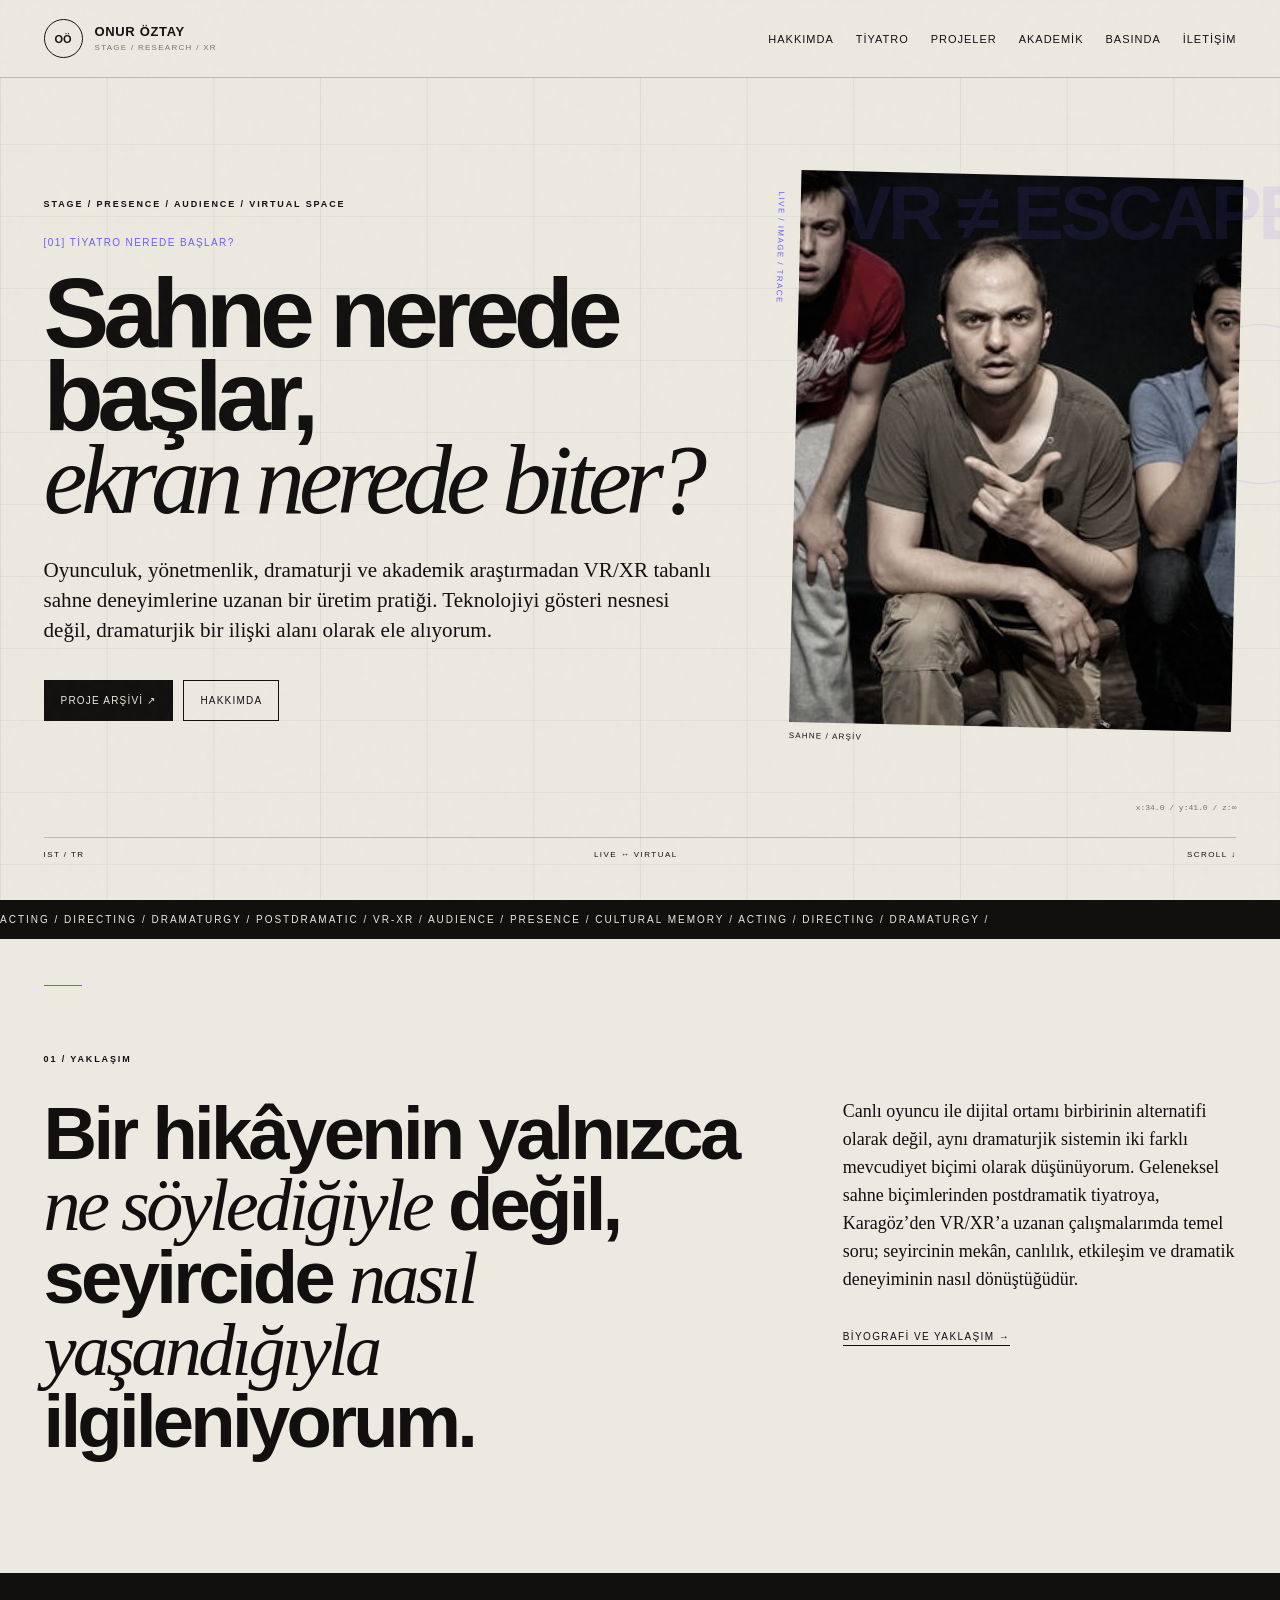
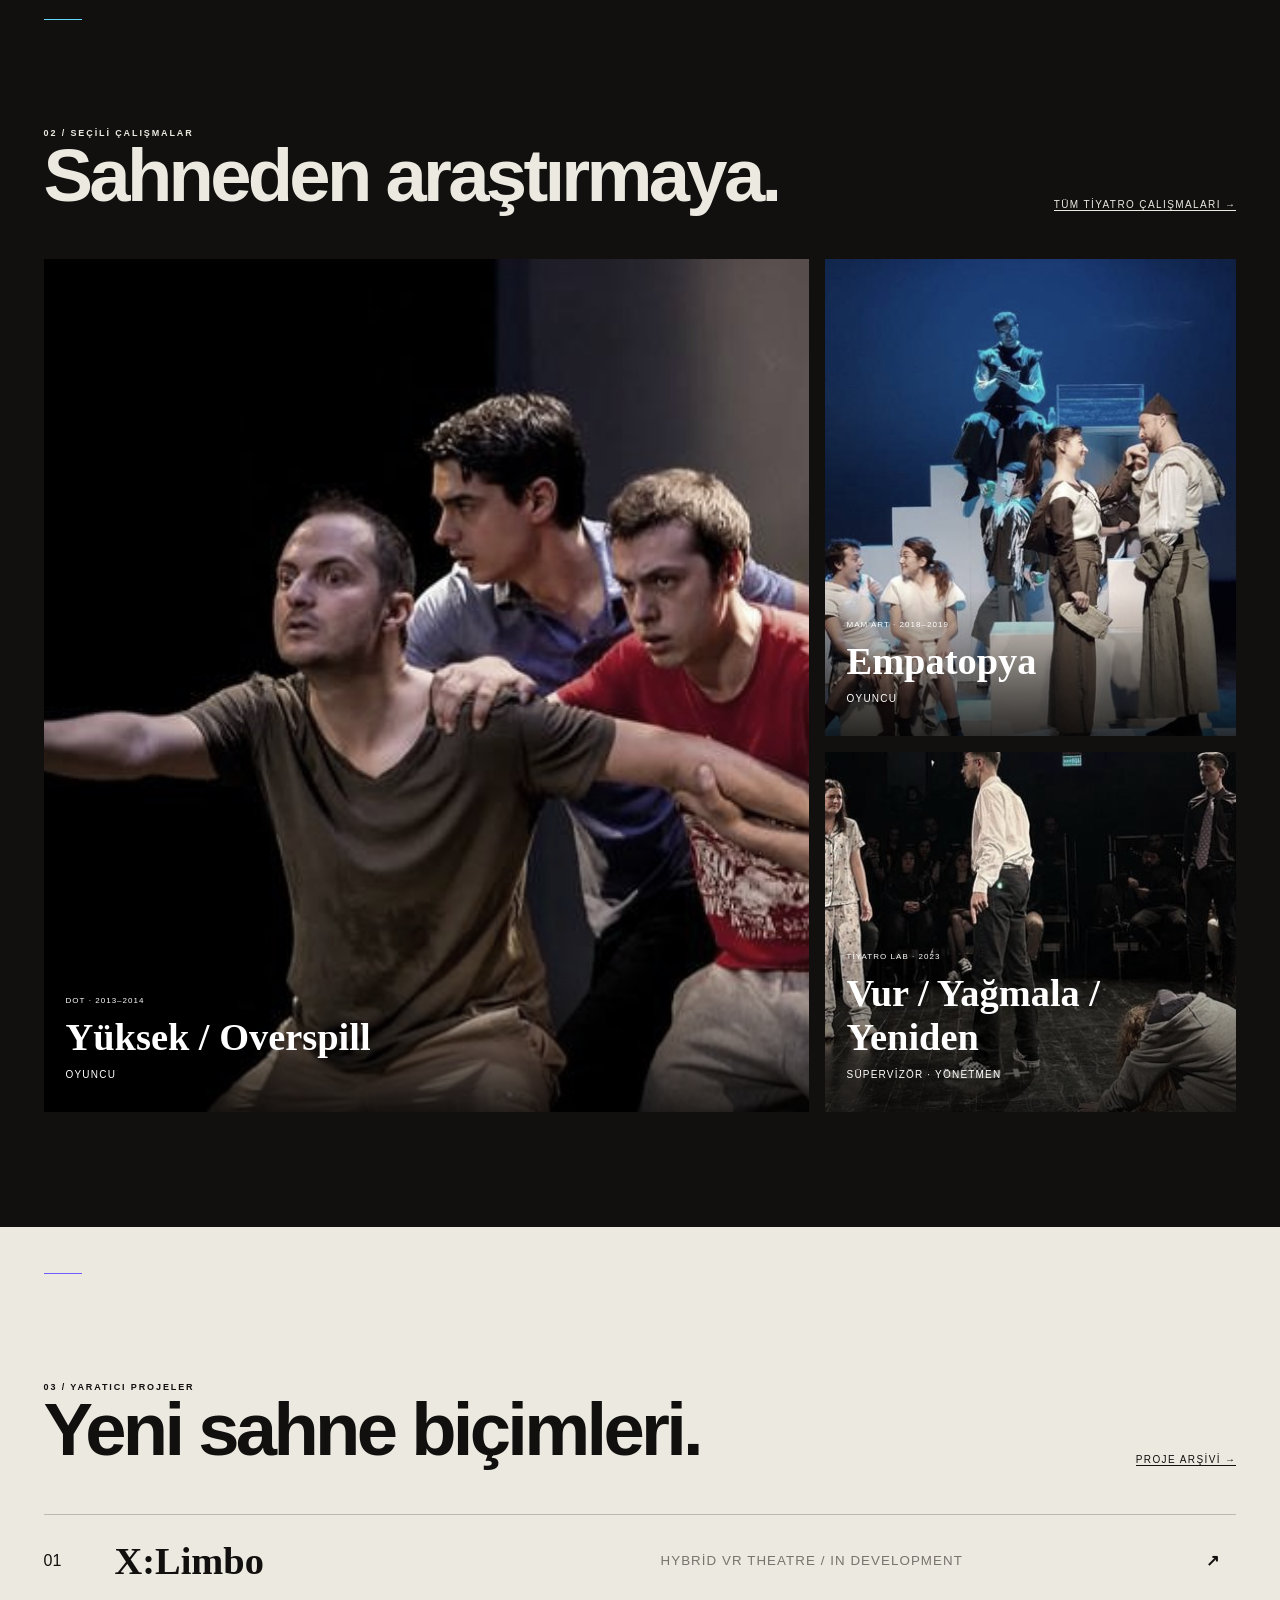
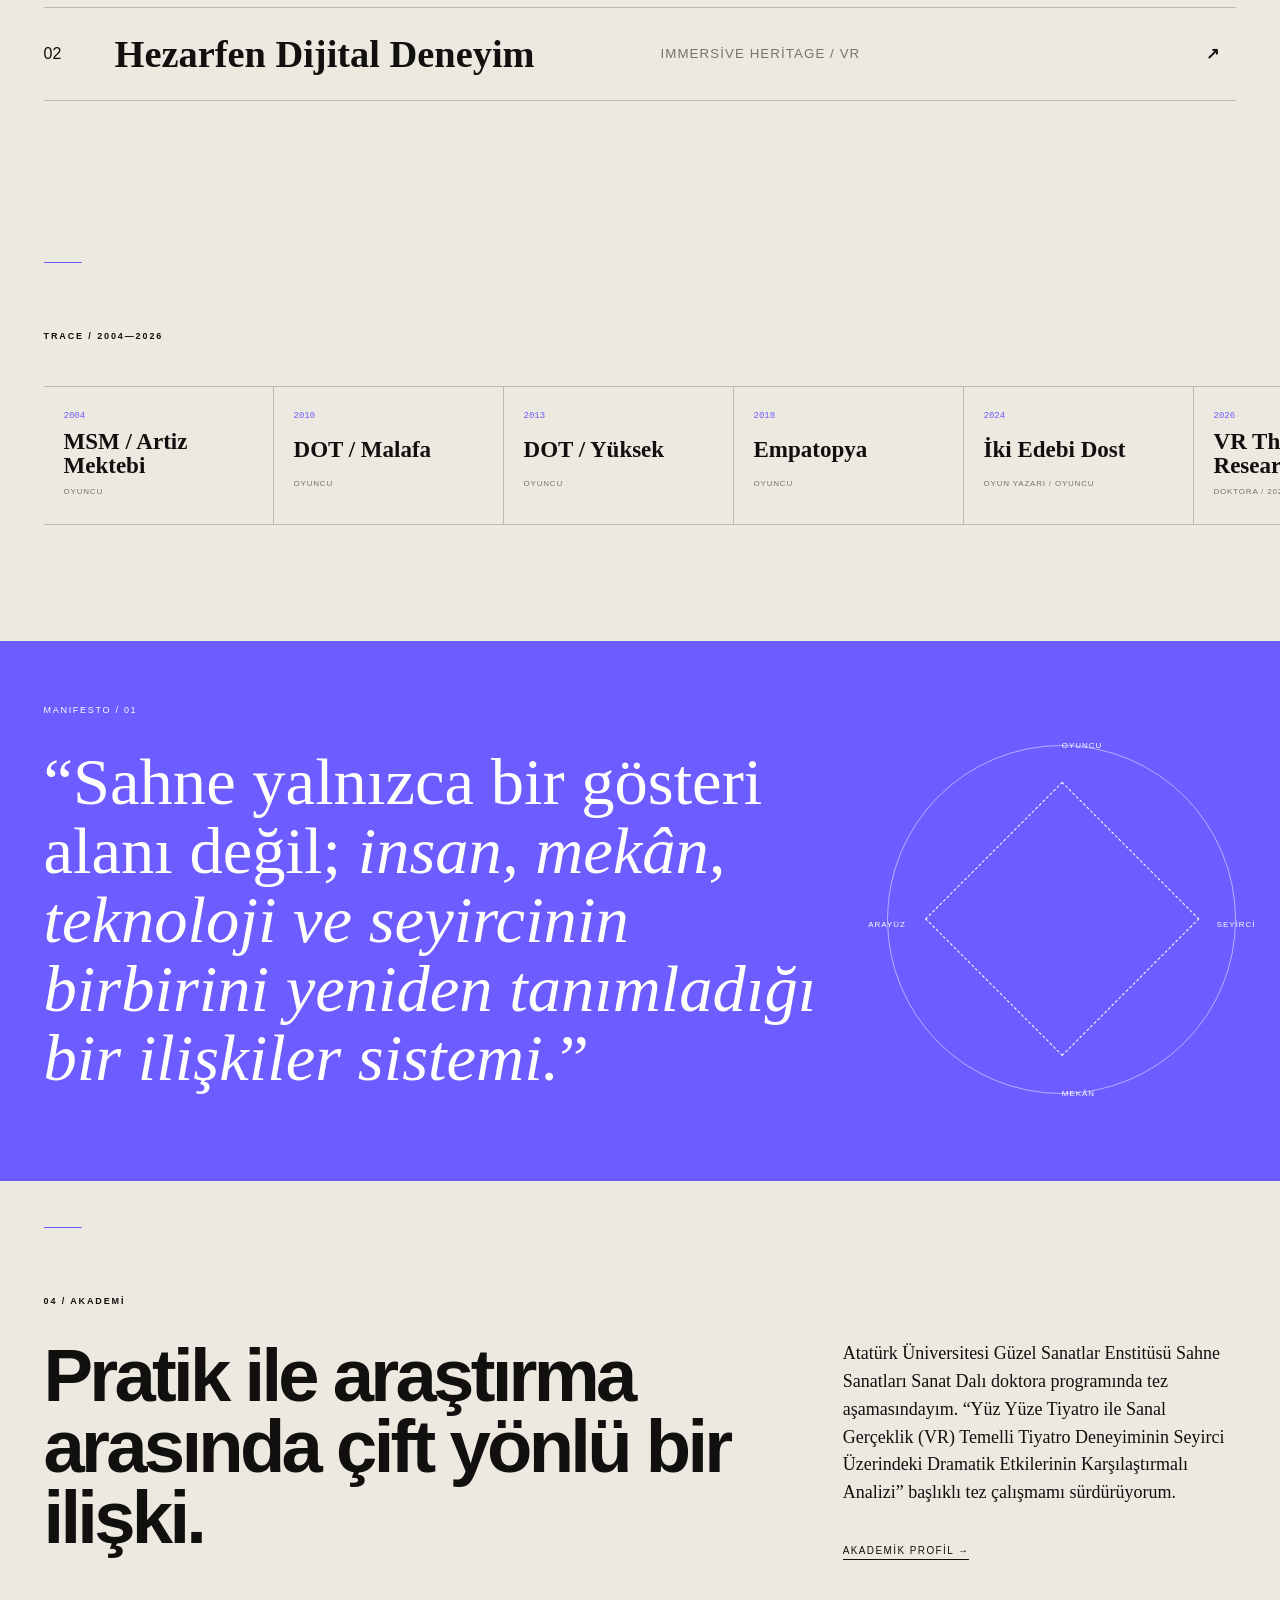
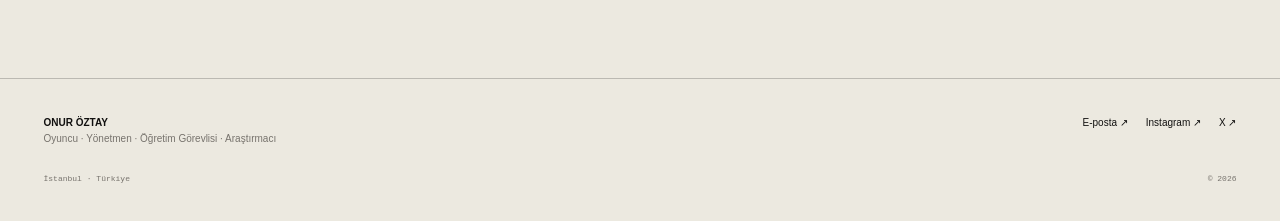
<file: index.html>
<!doctype html>
<html lang="tr">
<head>
<meta charset="utf-8">
<meta name="viewport" content="width=device-width,initial-scale=1">
<meta name="theme-color" content="#11110f">
<meta name="author" content="Onur Öztay">
<link rel="icon" href="[data-uri]" type="image/svg+xml">
<style>

:root{
  --ink:#11100f; --paper:#ece9e0; --paper2:#d9d4c8; --ghost:#77736d;
  --acid:#6d5cff; --signal:#f04b2f; --electric:#62d8ff; --line:rgba(17,16,15,.22);
  --max:1440px; --pad:clamp(18px,3.4vw,54px);
}
*{box-sizing:border-box}
html{scroll-behavior:smooth}
body{margin:0;background:var(--paper);color:var(--ink);font-family:Arial,Helvetica,sans-serif;overflow-x:hidden}
a{color:inherit;text-decoration:none} img{display:block;max-width:100%}
em{font-family:Georgia,Times,serif;font-weight:400}
::selection{background:var(--acid);color:#fff}
.noise{position:fixed;inset:0;pointer-events:none;z-index:90;opacity:.06;background-image:url("data:image/svg+xml,%3Csvg viewBox='0 0 180 180' xmlns='http://www.w3.org/2000/svg'%3E%3Cfilter id='n'%3E%3CfeTurbulence type='fractalNoise' baseFrequency='.72' numOctaves='3' stitchTiles='stitch'/%3E%3C/filter%3E%3Crect width='100%25' height='100%25' filter='url(%23n)' opacity='.42'/%3E%3C/svg%3E")}
.viewport-grid{position:fixed;inset:0;pointer-events:none;z-index:-1;background-image:linear-gradient(to right,rgba(17,16,15,.055) 1px,transparent 1px),linear-gradient(to bottom,rgba(17,16,15,.04) 1px,transparent 1px);background-size:8.333vw 100%,100% 72px}
.cursor-orbit{position:fixed;width:160px;height:160px;border:1px solid rgba(109,92,255,.16);border-radius:50%;right:-60px;top:36vh;pointer-events:none;z-index:-1}
.site-header{height:78px;padding:0 var(--pad);display:flex;align-items:center;justify-content:space-between;border-bottom:1px solid var(--line);position:relative;z-index:50;background:rgba(236,233,224,.86);backdrop-filter:blur(12px)}
.brand{display:flex;align-items:center;gap:12px}.brand-disc{width:39px;height:39px;border:1px solid var(--ink);border-radius:50%;display:grid;place-items:center;font-size:11px;font-weight:800}.brand-stack{display:grid;line-height:1}.brand-stack b{font-size:13px;letter-spacing:.05em}.brand-stack small{margin-top:6px;font-size:8px;letter-spacing:.16em;color:var(--ghost)}
.site-nav{display:flex;gap:22px;font-size:11px;letter-spacing:.09em;text-transform:uppercase}.site-nav a{position:relative}.site-nav a:after{content:"";position:absolute;left:0;right:100%;bottom:-5px;height:1px;background:var(--acid);transition:.25s}.site-nav a:hover:after{right:0}
.menu-toggle{display:none;background:none;border:0;width:42px;height:42px}.menu-toggle span{display:block;border-top:1px solid var(--ink);margin:8px 0}

.hero{min-height:calc(100svh - 78px);padding:clamp(44px,7vw,108px) var(--pad) 34px;max-width:var(--max);margin:auto;display:grid;grid-template-columns:1.1fr .72fr;gap:clamp(30px,6vw,92px);align-items:center;position:relative}
.hero-copy{position:relative;z-index:2}.eyebrow,.section-index{font-size:9px;letter-spacing:.21em;text-transform:uppercase;font-weight:700}.hero-question{font-size:10px;letter-spacing:.14em;color:var(--acid);margin-top:28px}
.hero h1,.page-hero h1,.contact-hero h1{font-size:clamp(58px,7.7vw,126px);line-height:.84;letter-spacing:-.062em;margin:24px 0 34px;font-weight:800}.hero h1 em,.page-hero h1 em,.contact-hero h1 em{font-weight:400}
.lead{font-family:Georgia,Times,serif;font-size:clamp(18px,1.65vw,27px);line-height:1.42;max-width:760px}.actions{display:flex;gap:10px;margin-top:34px;flex-wrap:wrap}.button{padding:14px 16px;border:1px solid var(--ink);font-size:10px;letter-spacing:.12em;text-transform:uppercase}.button.primary{background:var(--ink);color:var(--paper)}.button:hover{background:var(--acid);border-color:var(--acid);color:#fff}
.hero-portrait{margin:0;position:relative;transform:rotate(1.3deg)}.hero-portrait:before{content:"LIVE / IMAGE / TRACE";position:absolute;left:-24px;top:22px;writing-mode:vertical-rl;font-size:8px;letter-spacing:.18em;color:var(--acid)}.hero-portrait img{width:100%;aspect-ratio:4/5;object-fit:cover;filter:grayscale(.65) contrast(1.08)}.hero-portrait figcaption{font-size:8px;letter-spacing:.15em;margin-top:9px}
.hero-foot{grid-column:1/-1;display:flex;justify-content:space-between;border-top:1px solid var(--line);padding-top:12px;font-size:8px;letter-spacing:.18em}.hero-coordinate{position:absolute;right:var(--pad);bottom:88px;font-family:monospace;font-size:8px;color:var(--ghost)}.hero-fragment{position:absolute;font-weight:900;letter-spacing:-.05em;opacity:.11;pointer-events:none}.fragment-a{font-size:clamp(55px,10vw,160px);left:-1vw;bottom:16vh;transform:rotate(-90deg);transform-origin:left bottom}.fragment-b{font-size:clamp(34px,6vw,90px);right:-2vw;top:10vh;color:var(--acid)}

.ticker{overflow:hidden;border-top:1px solid var(--line);border-bottom:1px solid var(--line);background:var(--ink);color:var(--paper);font-size:10px;letter-spacing:.2em;white-space:nowrap}.ticker div{padding:13px 0;animation:marquee 26s linear infinite;width:max-content}@keyframes marquee{to{transform:translateX(-50%)}}

.section{padding:clamp(76px,9vw,145px) var(--pad);max-width:var(--max);margin:auto;position:relative}.section:before{content:"";position:absolute;left:var(--pad);top:46px;width:38px;border-top:1px solid var(--acid)}
.split{display:grid;grid-template-columns:1.15fr .65fr;gap:clamp(34px,8vw,120px);margin-top:34px}.split h2,.section-head h2,.project-detail-grid h2,.apparatus-copy h2{font-size:clamp(42px,5.8vw,88px);line-height:.96;letter-spacing:-.05em;margin:0}.copy{font-family:Georgia,Times,serif;font-size:18px;line-height:1.55}.copy p:first-child{margin-top:0}.text-link{display:inline-block;margin-top:18px;font-family:Arial,sans-serif;font-size:10px;letter-spacing:.14em;text-transform:uppercase;border-bottom:1px solid}

.dark-band{max-width:none;background:var(--ink);color:var(--paper);padding-left:max(var(--pad),calc((100vw - var(--max))/2 + var(--pad)));padding-right:max(var(--pad),calc((100vw - var(--max))/2 + var(--pad)))}.dark-band:before{border-color:var(--electric)}
.section-head{display:flex;justify-content:space-between;align-items:end;gap:24px;margin:34px 0 48px}
.work-grid{display:grid;grid-template-columns:1.3fr .7fr;gap:16px}.work-card{position:relative;min-height:360px;overflow:hidden;background:#222}.work-card.large{grid-row:span 2}.work-card img{width:100%;height:100%;object-fit:cover;filter:grayscale(.45);transition:.5s}.work-card:hover img{transform:scale(1.025);filter:grayscale(0)}.work-overlay{position:absolute;inset:auto 0 0;padding:22px;background:linear-gradient(transparent,rgba(0,0,0,.78));color:#fff}.work-overlay span{font-size:8px;letter-spacing:.13em}.work-overlay h3{font-family:Georgia,Times,serif;font-size:clamp(25px,3vw,42px);margin:8px 0 3px}.work-overlay p{font-size:10px;letter-spacing:.12em;text-transform:uppercase}

.projects-preview .project-strips{margin-top:45px;border-top:1px solid var(--line)}.project-strips a{display:grid;grid-template-columns:56px 1fr 1fr 30px;gap:15px;align-items:center;padding:24px 0;border-bottom:1px solid var(--line)}.project-strips strong{font-family:Georgia,serif;font-size:clamp(25px,3vw,42px)}.project-strips small{color:var(--ghost);letter-spacing:.08em;text-transform:uppercase}

.statement{background:var(--acid);color:#fff;padding:58px var(--pad);max-width:none}.statement>span{font-size:9px;letter-spacing:.19em}.statement-grid{max-width:var(--max);margin:auto;display:grid;grid-template-columns:1.25fr .55fr;gap:50px;align-items:center}.statement blockquote{font-family:Georgia,serif;font-size:clamp(34px,5.2vw,72px);line-height:1.04;margin:30px 0}.statement-diagram{aspect-ratio:1;position:relative;border:1px solid rgba(255,255,255,.5);border-radius:50%}.statement-diagram i{position:absolute;font-style:normal;font-size:8px;letter-spacing:.12em}.statement-diagram i:nth-child(1){left:50%;top:-5px}.statement-diagram i:nth-child(2){right:-20px;top:50%}.statement-diagram i:nth-child(3){left:50%;bottom:-5px}.statement-diagram i:nth-child(4){left:-20px;top:50%}.statement-diagram b{position:absolute;inset:22%;border:1px dashed #fff;transform:rotate(45deg)}

.page-hero,.contact-hero{padding:clamp(68px,8vw,125px) var(--pad) 80px;max-width:var(--max);margin:auto;border-bottom:1px solid var(--line)}.page-hero.compact{padding-bottom:50px}.page-hero .lead{max-width:920px}.page-hero:after{content:"// DOCUMENT / TRACE / 2026";display:block;margin-top:45px;font:8px monospace;color:var(--ghost)}
.bio-layout{display:grid;grid-template-columns:.72fr 1fr;gap:clamp(36px,8vw,110px);align-items:start}.bio-photo{margin:0;position:sticky;top:100px}.bio-photo img{filter:grayscale(.65);transform:rotate(-1.2deg)}.bio-text{font-family:Georgia,Times,serif;font-size:18px;line-height:1.6}.bio-text .lead{font-size:clamp(23px,2.7vw,38px)}
.light{background:var(--paper2);max-width:none;padding-left:max(var(--pad),calc((100vw - var(--max))/2 + var(--pad)));padding-right:max(var(--pad),calc((100vw - var(--max))/2 + var(--pad)))}
.timeline{margin-top:46px;border-top:1px solid var(--line)}.timeline article,.credit-list article{display:grid;grid-template-columns:150px 1fr;gap:25px;border-bottom:1px solid var(--line);padding:26px 0}.timeline time,.credit-list time{font:10px monospace;color:var(--acid)}.timeline h3,.credit-list h3{font-family:Georgia,serif;font-size:26px;margin:0}.timeline p,.credit-list p{margin:6px 0 0;color:var(--ghost)}
.postdramatic-statement{overflow:hidden}.apparatus-grid{display:grid;grid-template-columns:.75fr 1.15fr;gap:50px;align-items:center;min-height:520px}.apparatus-word{font-size:clamp(55px,9vw,150px);font-weight:900;letter-spacing:-.07em;writing-mode:vertical-rl;transform:rotate(180deg);color:rgba(17,16,15,.11)}.apparatus-copy p{font-family:Georgia,serif;font-size:20px;max-width:700px}.apparatus-axis{grid-column:1/-1;display:flex;align-items:center;gap:14px;font:8px monospace;letter-spacing:.16em}.apparatus-axis b{height:1px;background:linear-gradient(90deg,var(--signal),var(--acid),var(--electric));flex:1;position:relative}.apparatus-axis b:after{content:"";width:10px;height:10px;border:1px solid var(--acid);border-radius:50%;position:absolute;left:62%;top:-5px;background:var(--paper)}
.encounter-cloud{display:flex;flex-wrap:wrap;gap:0;margin-top:40px;border-top:1px solid var(--line);border-left:1px solid var(--line)}.encounter-cloud span{font-family:Georgia,serif;font-size:clamp(20px,2.2vw,34px);padding:20px 24px;border-right:1px solid var(--line);border-bottom:1px solid var(--line);background:rgba(255,255,255,.14)}.encounter-cloud span:nth-child(3n){transform:translateY(10px)}.encounter-cloud span:nth-child(4n){color:var(--acid)}

.theatre-feature{padding-top:60px;padding-bottom:60px}.feature-grid{display:grid;grid-template-columns:1fr 1fr;gap:clamp(35px,7vw,90px);align-items:center}.feature-grid.reverse img{order:-1}.feature-grid img{aspect-ratio:4/3;object-fit:cover;filter:grayscale(.55)}.feature-grid h2{font-size:clamp(42px,6vw,80px);line-height:.94;letter-spacing:-.05em}.tags{display:flex;gap:8px;flex-wrap:wrap;margin-top:20px}.tags span{border:1px solid var(--line);padding:8px 10px;font-size:8px;letter-spacing:.12em;text-transform:uppercase}.gallery-row{display:grid;grid-template-columns:1.1fr .9fr .8fr;gap:12px;margin-bottom:40px}.gallery-row figure{margin:0}.gallery-row img{aspect-ratio:4/3;object-fit:cover;filter:grayscale(.45)}.gallery-row figcaption{font:9px monospace;margin-top:8px}.compact-list{margin-top:35px}.role-score{display:flex;gap:0;margin-top:44px;border:1px solid var(--line);width:max-content;max-width:100%;overflow:auto}.role-score span{padding:10px 14px;border-right:1px solid var(--line);font-size:8px;letter-spacing:.12em;white-space:nowrap}
.media-grid{display:grid;grid-template-columns:1fr 1fr;gap:14px}.media-grid figure{margin:0}.media-grid img{aspect-ratio:16/10;object-fit:cover;filter:grayscale(.55)}.media-grid figcaption{display:flex;justify-content:space-between;margin-top:8px;font-size:10px}.mini-credits{display:flex;flex-wrap:wrap;gap:8px;margin-top:35px}.mini-credits span{border:1px solid rgba(255,255,255,.25);padding:9px 11px;font-size:9px}

.project-legend{display:flex;gap:0;margin-top:35px;width:max-content;max-width:100%;overflow:auto;border:1px solid var(--line)}.project-legend span{padding:9px 14px;border-right:1px solid var(--line);font:8px monospace}
.project-cards{display:grid;grid-template-columns:repeat(2,1fr);gap:1px;background:var(--line);border:1px solid var(--line)}.project-card{background:var(--paper);display:grid;grid-template-columns:.75fr 1.25fr;min-height:290px}.project-card>div:last-child{padding:28px}.project-card small{font-size:8px;letter-spacing:.12em;color:var(--ghost)}.project-card h2{font-family:Georgia,serif;font-size:clamp(28px,3.2vw,50px);line-height:.98;margin:45px 0 12px}.project-card p{font-family:Georgia,serif;font-size:16px;line-height:1.5}
.project-art{position:relative;overflow:hidden;background:#171717;color:#fff;min-height:220px}.project-art:before,.project-art:after{content:"";position:absolute;border:1px solid currentColor;opacity:.35}.project-art:before{width:70%;height:70%;left:15%;top:15%;transform:rotate(18deg)}.project-art:after{width:38%;height:38%;left:30%;top:30%;border-radius:50%}.project-art span{position:absolute;left:15px;top:15px;font:8px monospace;letter-spacing:.14em;z-index:2}.project-art i{position:absolute;left:0;right:0;top:50%;height:1px;background:currentColor;opacity:.5}.project-art.xlimbo{background:linear-gradient(145deg,#0e0e10,#312a80);color:#8be7ff}.project-art.hezarfen{background:linear-gradient(160deg,#d9d1bd,#4f7192);color:#181818}.project-art.karagoz,.project-art.karagoz3005{background:radial-gradient(circle at 55% 45%,#e7c257 0 13%,#151515 14% 100%);color:#f3e4a9}.project-art.mahalle{background:linear-gradient(135deg,#d7d1c1,#e15b3d);color:#222}.project-art.gs{background:linear-gradient(135deg,#7e0914,#f0a31b);color:#fff}.project-art.lab{background:linear-gradient(135deg,#080808,#444);color:#fff}
.project-detail-hero{max-width:var(--max);margin:auto;padding:90px var(--pad);display:grid;grid-template-columns:1.15fr .85fr;gap:70px;align-items:center}.project-detail-hero h1{font-size:clamp(54px,8vw,112px);line-height:.87;letter-spacing:-.06em;margin:20px 0}.detail-art{min-height:520px;box-shadow:28px 28px 0 rgba(109,92,255,.13)}.wire-a,.wire-b{position:absolute!important;display:block;border:1px dashed currentColor;opacity:.45}.wire-a{inset:12%;transform:perspective(300px) rotateX(58deg) rotateZ(18deg)}.wire-b{inset:24%;border-radius:50%;transform:translateZ(20px)}.depth-label{position:absolute;right:10px;bottom:10px;font:8px monospace;font-style:normal;opacity:.75}.project-detail-grid{display:grid;grid-template-columns:.85fr 1.15fr;gap:80px}.big-note{font-family:Georgia,serif;font-size:clamp(24px,3vw,42px);max-width:1000px}

.research-map-section{background:#111;color:#eee;max-width:none;padding-left:max(var(--pad),calc((100vw - var(--max))/2 + var(--pad)));padding-right:max(var(--pad),calc((100vw - var(--max))/2 + var(--pad)))}.research-map{height:500px;max-width:1000px;margin:50px auto 0;position:relative;border:1px solid rgba(255,255,255,.18);background:linear-gradient(rgba(255,255,255,.04) 1px,transparent 1px),linear-gradient(90deg,rgba(255,255,255,.04) 1px,transparent 1px);background-size:50px 50px}.research-map .node{position:absolute;padding:9px 12px;border:1px solid rgba(255,255,255,.4);font:9px monospace;background:#111}.n1{left:8%;top:16%}.n2{right:12%;top:20%;color:#8be7ff}.n3{left:44%;top:44%;color:#ff725d}.n4{left:15%;bottom:15%}.n5{right:16%;bottom:13%}.research-map .line{position:absolute;height:1px;background:rgba(255,255,255,.32);transform-origin:left}.l1{width:45%;left:15%;top:21%;transform:rotate(20deg)}.l2{width:38%;left:50%;top:48%;transform:rotate(-35deg)}.l3{width:36%;left:20%;top:75%;transform:rotate(-30deg)}.l4{width:34%;left:48%;top:48%;transform:rotate(42deg)}

.press-list{display:grid;grid-template-columns:repeat(2,1fr);gap:1px;background:var(--line);border:1px solid var(--line)}.press-list a{background:var(--paper);padding:28px;min-height:280px}.press-list span{font:8px monospace;color:var(--acid)}.press-list h2{font-family:Georgia,serif;font-size:clamp(26px,3vw,45px);margin:55px 0 15px}.press-list p{font-family:Georgia,serif;line-height:1.5}.press-list b{font-size:9px;letter-spacing:.1em}
.contact-hero{min-height:60vh}.contact-cards{display:grid;grid-template-columns:repeat(3,1fr);gap:1px;background:var(--line)}.contact-cards a{background:var(--paper);padding:30px;min-height:180px;display:grid;align-content:space-between}.contact-cards span{font:8px monospace}.contact-cards strong{font-family:Georgia,serif;font-size:22px}.privacy-note{font-size:10px;color:var(--ghost);margin-top:20px}

.site-footer{max-width:var(--max);margin:auto;border-top:1px solid var(--line);padding:38px var(--pad);display:grid;grid-template-columns:1fr auto;gap:30px;font-size:10px}.site-footer>div:first-child strong,.site-footer>div:first-child span{display:block}.site-footer>div:first-child span{color:var(--ghost);margin-top:5px}.footer-social{display:flex;gap:18px}.footer-meta{grid-column:1/-1;display:flex;justify-content:space-between;color:var(--ghost);font:8px monospace}

@media(max-width:900px){
 .site-nav{display:none;position:absolute;left:0;right:0;top:78px;background:var(--paper);padding:26px var(--pad);border-bottom:1px solid var(--line);flex-direction:column;font-size:22px;z-index:40}.site-nav.open{display:flex}.menu-toggle{display:block}
 .hero{grid-template-columns:1fr;padding-top:56px}.hero-portrait{max-width:72vw;margin-left:auto}.hero-fragment{display:none}
 .split,.bio-layout,.apparatus-grid,.feature-grid,.project-detail-grid,.project-detail-hero{grid-template-columns:1fr}
 .bio-photo{position:relative;top:auto;max-width:70vw}
 .apparatus-word{writing-mode:initial;transform:none;font-size:18vw}
 .statement-grid{grid-template-columns:1fr}.statement-diagram{max-width:260px}
 .project-cards{grid-template-columns:1fr}.project-card{grid-template-columns:.65fr 1.35fr}
 .work-grid{grid-template-columns:1fr 1fr}.work-card.large{grid-column:1/-1;grid-row:auto}
}
@media(max-width:620px){
 :root{--pad:18px}.site-header{height:68px}.site-nav{top:68px}.brand-stack small{display:none}
 .hero{min-height:auto;padding-bottom:26px}.hero h1,.page-hero h1,.contact-hero h1{font-size:clamp(51px,16vw,78px);line-height:.88}
 .hero-portrait{max-width:86vw}.hero-foot{font-size:7px}.hero-coordinate{display:none}
 .section{padding-top:78px;padding-bottom:78px}.section:before{top:30px}
 .split h2,.section-head h2,.apparatus-copy h2{font-size:42px}
 .section-head{display:block}.section-head .text-link{margin-top:15px}
 .work-grid,.gallery-row,.media-grid,.press-list,.contact-cards{grid-template-columns:1fr}
 .project-strips a{grid-template-columns:36px 1fr 22px}.project-strips small{grid-column:2/3}.project-card{grid-template-columns:1fr}.project-card .project-art{min-height:160px}.project-card h2{margin-top:24px}
 .timeline article,.credit-list article{grid-template-columns:86px 1fr;gap:15px}.timeline h3,.credit-list h3{font-size:22px}
 .feature-grid.reverse img{order:0}.feature-grid img{aspect-ratio:1.1}
 .detail-art{min-height:320px}.research-map{height:430px}.statement{padding-left:18px;padding-right:18px}
 .contact-cards a{min-height:140px}.site-footer{grid-template-columns:1fr}.footer-social{flex-wrap:wrap}.footer-meta{grid-column:auto}
}


/* MASTER v2 — deeper editorial / postdramatic layers */
.project-archive-section{border-top:1px solid var(--line)}
.archive-intro{display:grid;grid-template-columns:1.1fr .7fr;gap:60px;margin-top:35px;align-items:end}
.archive-intro h2{font-size:clamp(40px,5.4vw,78px);line-height:.98;letter-spacing:-.045em;margin:0}
.archive-intro p{font-family:Georgia,serif;font-size:17px;line-height:1.55}
.archive-projects{border-top:1px solid var(--line);margin-top:45px}
.archive-projects a{display:grid;grid-template-columns:150px 1fr 30px;gap:20px;align-items:center;padding:24px 0;border-bottom:1px solid var(--line)}
.archive-projects span{font:8px monospace;color:var(--ghost)}
.archive-projects strong{font-family:Georgia,serif;font-size:clamp(24px,3vw,40px)}

.project-apparatus-section{overflow:hidden}
.project-apparatus{margin-top:45px;min-height:480px;border:1px solid var(--line);position:relative;padding:42px;background:linear-gradient(135deg,rgba(255,255,255,.16),rgba(109,92,255,.05))}
.apparatus-stage{display:grid;grid-template-columns:auto 1fr auto 1fr auto;align-items:center;gap:15px;margin-top:120px;font:9px monospace;letter-spacing:.12em}
.apparatus-stage i{height:1px;background:linear-gradient(90deg,var(--signal),var(--acid),var(--electric));position:relative}
.apparatus-stage i:after{content:"";position:absolute;right:0;top:-4px;width:8px;height:8px;border:1px solid currentColor;border-radius:50%;background:var(--paper)}
.apparatus-depth{position:absolute;right:6%;top:40px;width:240px;height:180px;perspective:400px}
.apparatus-depth b{position:absolute;inset:20px;border:1px solid rgba(17,16,15,.25);transform:rotateX(58deg) rotateZ(25deg)}
.apparatus-depth b:nth-child(2){inset:45px}.apparatus-depth b:nth-child(3){inset:70px}
.apparatus-depth em{position:absolute;right:0;bottom:0;font:8px monospace;font-style:normal;color:var(--ghost)}
.project-apparatus>p{position:absolute;left:42px;bottom:35px;max-width:570px;font-family:Georgia,serif;font-size:20px;line-height:1.45}
.apparatus-xlimbo{background:linear-gradient(135deg,#0e0e12,#2c2864);color:#eee}.apparatus-xlimbo .apparatus-stage i{background:linear-gradient(90deg,#ff725d,#6d5cff,#62d8ff)}
.apparatus-hezarfen{background:linear-gradient(150deg,#ddd4c3,#aec6dc)}
.apparatus-karagoz3005{background:radial-gradient(circle at 78% 35%,rgba(232,194,73,.55),transparent 18%),#181818;color:#eee}
.apparatus-karagoz{background:linear-gradient(145deg,#1b1710,#c49b38);color:#f5ead0}
.apparatus-tiyatrolab{background:linear-gradient(135deg,#e9e5dc,#9b9b9b)}

.thesis-section{background:var(--paper2);max-width:none;padding-left:max(var(--pad),calc((100vw - var(--max))/2 + var(--pad)));padding-right:max(var(--pad),calc((100vw - var(--max))/2 + var(--pad)))}
.thesis-layout{display:grid;grid-template-columns:.45fr 1.4fr;gap:70px;align-items:start;margin-top:40px}
.thesis-index{font-size:clamp(65px,10vw,155px);font-weight:900;letter-spacing:-.08em;line-height:.72;color:rgba(17,16,15,.1)}
.thesis-copy h2{font-size:clamp(34px,4.5vw,67px);line-height:1;letter-spacing:-.04em;margin:0}
.thesis-copy>p{font-family:Georgia,serif;font-size:19px;line-height:1.55;max-width:760px}
.thesis-axis{display:flex;align-items:center;gap:14px;font:8px monospace;margin-top:45px}
.thesis-axis b{height:1px;background:var(--ink);flex:1;position:relative}
.thesis-axis i{position:absolute;width:14px;height:14px;border-radius:50%;border:1px solid var(--acid);left:57%;top:-7px;background:var(--paper2)}

.academic-trace{margin-top:45px;border-left:1px solid var(--line);padding-left:28px}
.academic-trace article{position:relative;display:grid;grid-template-columns:130px 1fr;gap:25px;padding:0 0 38px}
.academic-trace article:before{content:"";position:absolute;left:-34px;top:5px;width:10px;height:10px;border:1px solid var(--acid);border-radius:50%;background:var(--paper)}
.academic-trace time{font:9px monospace;color:var(--acid)}
.academic-trace h3{font-family:Georgia,serif;font-size:25px;margin:0}
.academic-trace p{margin:7px 0 0;color:var(--ghost)}

.press-map-section{background:var(--paper2);max-width:none;padding-left:max(var(--pad),calc((100vw - var(--max))/2 + var(--pad)));padding-right:max(var(--pad),calc((100vw - var(--max))/2 + var(--pad)))}
.press-map{height:360px;position:relative;margin-top:40px;border:1px solid var(--line);overflow:hidden}
.press-map span{position:absolute;font:9px monospace;border:1px solid var(--ink);padding:8px 10px;background:var(--paper2);z-index:2}
.pm-stage{left:8%;top:20%}.pm-academic{right:12%;top:18%;color:var(--acid)}.pm-audio{left:38%;bottom:16%}.pm-archive{right:8%;bottom:20%}
.press-map i{position:absolute;left:15%;top:27%;width:65%;height:1px;background:var(--ink);transform-origin:left}
.press-map i:nth-of-type(1){transform:rotate(8deg)}.press-map i:nth-of-type(2){transform:rotate(35deg);width:36%}.press-map i:nth-of-type(3){left:45%;top:75%;width:42%;transform:rotate(-18deg)}

.trace-section{overflow:hidden}
.trace-line{display:flex;gap:0;margin-top:45px;min-width:max-content;border-top:1px solid var(--line);border-bottom:1px solid var(--line)}
.trace-line article{width:230px;padding:24px 20px 28px;border-right:1px solid var(--line);display:grid;gap:9px}
.trace-line time{font:9px monospace;color:var(--acid)}
.trace-line strong{font-family:Georgia,serif;font-size:23px;line-height:1.05}
.trace-line span{font-size:8px;letter-spacing:.1em;color:var(--ghost);text-transform:uppercase}

@media(max-width:760px){
 .archive-intro,.thesis-layout{grid-template-columns:1fr}
 .archive-projects a{grid-template-columns:100px 1fr 20px}
 .project-apparatus{min-height:430px;padding:24px}
 .apparatus-stage{grid-template-columns:1fr;gap:8px;margin-top:140px}
 .apparatus-stage i{width:1px;height:30px;margin-left:12px;background:linear-gradient(var(--signal),var(--acid),var(--electric))}
 .apparatus-depth{width:180px;height:140px;right:0}
 .project-apparatus>p{left:24px;right:24px;bottom:24px;font-size:17px}
 .academic-trace article{grid-template-columns:85px 1fr}
 .trace-section{overflow:auto}
}

/* MASTER v3 — source-audited archive */
.audited-archive{max-width:none;padding-left:max(var(--pad),calc((100vw - var(--max))/2 + var(--pad)));padding-right:max(var(--pad),calc((100vw - var(--max))/2 + var(--pad)));background:#d8d3c7}
.archive-columns{display:grid;grid-template-columns:1fr 1fr;gap:1px;background:var(--line);border:1px solid var(--line);margin-top:42px}
.archive-columns>div{background:var(--paper);padding:30px}
.archive-columns>div>h2{font-size:clamp(30px,4vw,55px);letter-spacing:-.04em;margin:0 0 30px}
.archive-columns .credit-list article{grid-template-columns:100px 1fr}
.credit-list article.corrected{background:rgba(109,92,255,.07);margin:0 -15px;padding-left:15px;padding-right:15px}
.credit-list article.corrected small{font:8px monospace;color:var(--acid);letter-spacing:.08em}
.publication-grid{display:grid;grid-template-columns:1fr 1fr;gap:1px;background:var(--line);border:1px solid var(--line);margin-top:42px}
.publication-grid article{background:var(--paper);padding:34px}
.publication-grid span{font:8px monospace;color:var(--acid)}
.publication-grid h2{font-family:Georgia,serif;font-size:clamp(25px,3vw,42px);line-height:1.08;margin:40px 0 18px}
.publication-grid p{font-family:Georgia,serif;line-height:1.55}
.source-discipline{font:9px monospace;color:var(--ghost);margin-top:18px}
.film-trace{display:grid;grid-template-columns:1.2fr .8fr;gap:60px;align-items:end;margin-top:40px}
.film-trace h2{font-size:clamp(42px,6vw,84px);letter-spacing:-.05em;line-height:.95;margin:10px 0 18px}
.film-trace p{font-family:Georgia,serif;font-size:18px;max-width:700px}
.festival-stack{display:grid;border-top:1px solid var(--line)}
.festival-stack span{padding:14px 0;border-bottom:1px solid var(--line);font:9px monospace}
@media(max-width:760px){.archive-columns,.publication-grid,.film-trace{grid-template-columns:1fr}.archive-columns>div{padding:20px}.archive-columns .credit-list article{grid-template-columns:80px 1fr}}

/* MASTER v4 — portfolio-image mapped archive */
.archive-intro{display:grid;grid-template-columns:1.25fr .75fr;gap:50px;align-items:end;margin:36px 0}
.archive-intro h2{font-size:clamp(44px,7vw,110px);line-height:.87;letter-spacing:-.065em;margin:0}
.archive-intro h2 em{font-family:Georgia,serif;font-weight:400}
.archive-intro p{font-family:Georgia,serif;font-size:17px;line-height:1.6}
.visual-archive-grid{display:grid;grid-template-columns:repeat(3,1fr);gap:1px;background:var(--line);border:1px solid var(--line)}
.visual-archive-grid figure{margin:0;background:#111;position:relative;overflow:hidden;min-height:340px}
.visual-archive-grid figure.va-wide{grid-column:span 2}
.visual-archive-grid img{width:100%;height:100%;min-height:340px;object-fit:cover;display:block;filter:saturate(.82) contrast(1.03)}
.visual-archive-grid figcaption{position:absolute;left:0;right:0;bottom:0;padding:18px;background:linear-gradient(transparent,rgba(0,0,0,.88));color:#fff;display:grid;gap:4px}
.visual-archive-grid figcaption b{font-family:Georgia,serif;font-size:24px}
.visual-archive-grid figcaption span{font:9px monospace;letter-spacing:.06em}
.teaching-grid,.source-media-grid{display:grid;grid-template-columns:repeat(3,1fr);gap:1px;background:var(--line);border:1px solid var(--line);margin-top:36px}
.teaching-grid figure,.source-media-grid figure{margin:0;background:#111}
.teaching-grid img,.source-media-grid img{width:100%;height:360px;object-fit:cover;display:block}
.teaching-grid figcaption,.source-media-grid figcaption{padding:14px 16px;background:var(--paper);font:9px monospace}
.source-media-grid .sm-wide{grid-column:span 2}
.public-link-grid{display:grid;grid-template-columns:repeat(3,1fr);gap:1px;background:var(--line);border:1px solid var(--line);margin-top:36px}
.public-link-grid a{background:var(--paper);padding:28px;text-decoration:none;color:inherit;min-height:260px;display:flex;flex-direction:column;justify-content:space-between}
.public-link-grid a:hover{background:var(--ink);color:var(--paper)}
.public-link-grid span{font:8px monospace;color:var(--acid)}
.public-link-grid h2{font-family:Georgia,serif;font-size:34px;line-height:1;margin:30px 0 15px}
.public-link-grid p{font-family:Georgia,serif;line-height:1.45}
@media(max-width:760px){
 .archive-intro,.visual-archive-grid,.teaching-grid,.source-media-grid,.public-link-grid{grid-template-columns:1fr}
 .visual-archive-grid figure.va-wide,.source-media-grid .sm-wide{grid-column:auto}
 .visual-archive-grid figure,.visual-archive-grid img{min-height:280px}
 .teaching-grid img,.source-media-grid img{height:280px}
}

/* MASTER v5 — projects as postdramatic field, not marketing cards */
.project-manifesto-hero{min-height:82vh;padding:clamp(70px,10vw,150px) var(--pad) 60px;max-width:var(--max);margin:auto;display:grid;grid-template-columns:.5fr 2fr 1fr;gap:35px;align-items:end;border-bottom:1px solid var(--line)}
.pmh-code{font:8px monospace;color:var(--acid);align-self:start;writing-mode:vertical-rl}
.pmh-title>span{font:10px monospace;letter-spacing:.22em}.pmh-title>i{font-style:normal;margin:0 12px;color:var(--signal)}
.pmh-title h1{font-size:clamp(64px,10.5vw,168px);line-height:.78;letter-spacing:-.078em;margin:35px 0 0;font-weight:900}
.pmh-title h1 em{display:block;font-family:Georgia,serif;font-weight:400}
.pmh-note{font-family:Georgia,serif;font-size:18px;line-height:1.52}.pmh-note .project-legend{margin-top:40px}
.project-field{max-width:var(--max);margin:auto;padding:0 var(--pad);display:grid;grid-template-columns:repeat(12,1fr);gap:1px;background:var(--line)}
.field-project{background:var(--paper);min-height:560px;padding:30px;position:relative;overflow:hidden;display:flex;flex-direction:column;border:1px solid var(--line);margin:-1px 0 0 -1px}
.fp-xlimbo{grid-column:span 7;background:#101014;color:#ece9e0}.fp-hezarfen{grid-column:span 5;background:#d7d0c3}
.fp-k3005{grid-column:span 5;background:#171410;color:#eee}.fp-karagoz{grid-column:span 7;background:#cdb47a}
.fp-lab{grid-column:2/span 10;background:#e7e2d9}
.fp-index{position:absolute;right:20px;top:10px;font-size:clamp(70px,8vw,120px);font-weight:900;letter-spacing:-.08em;opacity:.08}
.fp-kicker{font:8px monospace;letter-spacing:.1em;color:var(--acid);margin-bottom:auto}
.field-project h2{font-size:clamp(44px,5.4vw,82px);line-height:.85;letter-spacing:-.06em;margin:80px 0 20px}.field-project h2 em{font-family:Georgia,serif;font-weight:400}
.field-project p{font-family:Georgia,serif;font-size:17px;line-height:1.45;max-width:580px}
.fp-arrow{position:absolute;right:24px;bottom:18px;font-style:normal;font-size:40px}
.fp-diagram{height:170px;position:relative;margin-top:40px;border-top:1px solid currentColor}
.fp-diagram b{position:absolute;border:1px solid currentColor;width:105px;height:105px;border-radius:50%;top:32px;opacity:.55}.fp-diagram b:nth-child(1){left:0}.fp-diagram b:nth-child(2){left:80px}.fp-diagram b:nth-child(3){left:160px}
.fp-diagram span{position:absolute;bottom:0;font:8px monospace}.fp-diagram span:nth-of-type(1){left:0}.fp-diagram span:nth-of-type(2){left:100px}.fp-diagram span:nth-of-type(3){left:205px}
.flight-axis,.lab-scores{display:flex;align-items:center;gap:12px;margin-top:55px;font:8px monospace}.flight-axis b{height:1px;flex:1;background:currentColor}.flight-axis i{font-size:32px;font-style:normal;color:var(--signal)}
.shadow-apparatus{margin-top:50px;display:grid;grid-template-columns:auto 1fr auto;align-items:center;gap:15px;font:8px monospace}.shadow-apparatus div{height:100px;background:repeating-linear-gradient(90deg,transparent 0 14px,currentColor 15px 16px);opacity:.18;transform:skewX(-22deg)}
.route-grid{height:160px;position:relative;margin-top:45px;border:1px solid currentColor}.route-grid i{position:absolute;height:1px;background:currentColor;left:10%;width:75%;top:50%;transform-origin:left}.route-grid i:nth-child(1){transform:rotate(10deg)}.route-grid i:nth-child(2){transform:rotate(-17deg)}.route-grid i:nth-child(3){transform:rotate(35deg);width:50%}.route-grid i:nth-child(4){transform:rotate(-38deg);width:48%}.route-grid span{position:absolute;font:8px monospace}.route-grid span:nth-of-type(1){left:8px;bottom:8px}.route-grid span:nth-of-type(2){right:8px;top:8px}
.lab-scores{justify-content:space-between;border-top:1px solid currentColor;padding-top:30px;font-size:11px}.lab-scores b{font-size:25px;font-weight:400;color:var(--signal)}
.project-method{background:var(--paper2);max-width:none;padding-left:max(var(--pad),calc((100vw - var(--max))/2 + var(--pad)));padding-right:max(var(--pad),calc((100vw - var(--max))/2 + var(--pad)))}
.method-grid{display:grid;grid-template-columns:1.4fr .6fr;gap:60px;margin-top:42px}.method-grid h2{font-size:clamp(45px,6.5vw,100px);line-height:.9;letter-spacing:-.06em;margin:0}.method-grid h2 em{font-family:Georgia,serif;font-weight:400}
.method-copy{font-family:Georgia,serif;font-size:18px;line-height:1.55}.method-axes{margin-top:35px;border-top:1px solid var(--line)}.method-axes span{display:block;padding:12px 0;border-bottom:1px solid var(--line);font:8px monospace}
.question-grid{display:grid;grid-template-columns:repeat(3,1fr);gap:1px;background:var(--line);border:1px solid var(--line);margin-top:40px}.question-grid article{background:var(--paper2);padding:30px;min-height:300px;display:flex;flex-direction:column;justify-content:space-between}.question-grid span{font:9px monospace;color:var(--acid)}.question-grid p{font-family:Georgia,serif;font-size:clamp(22px,2.4vw,35px);line-height:1.15}
.component-grid{display:grid;grid-template-columns:repeat(3,1fr);gap:1px;background:var(--line);border:1px solid var(--line);margin-top:40px}.component-grid article{background:var(--paper);padding:25px;min-height:180px;display:grid;grid-template-columns:auto 1fr;column-gap:18px;align-content:start}.component-grid article>span{font:8px monospace;color:var(--ghost)}.component-grid b{font-size:18px;letter-spacing:.05em}.component-grid p{grid-column:2;font-family:Georgia,serif;line-height:1.4}
.fact-strip{display:grid;grid-template-columns:repeat(4,1fr);gap:1px;background:var(--line);border:1px solid var(--line);margin-top:45px}.fact-strip div{background:var(--paper2);padding:24px;min-height:130px;display:flex;flex-direction:column;justify-content:space-between}.fact-strip strong{font-size:clamp(24px,3vw,44px);letter-spacing:-.05em}.fact-strip span{font:8px monospace;color:var(--ghost);letter-spacing:.09em}
@media(max-width:760px){
 .project-manifesto-hero{grid-template-columns:1fr;padding-top:70px;min-height:auto}.pmh-code{writing-mode:horizontal-tb}.pmh-title h1{font-size:clamp(58px,18vw,100px)}
 .field-project,.fp-xlimbo,.fp-hezarfen,.fp-k3005,.fp-karagoz,.fp-lab{grid-column:1/-1;min-height:500px}
 .project-field{grid-template-columns:1fr}.method-grid,.question-grid,.component-grid,.fact-strip{grid-template-columns:1fr}
 .question-grid article{min-height:220px}.component-grid article{min-height:140px}.method-grid{gap:30px}
}

/* MASTER v6 — academic page as research field */
.academic-hero{min-height:88vh;max-width:var(--max);margin:auto;padding:clamp(80px,11vw,160px) var(--pad) 65px;display:grid;grid-template-columns:.25fr 1.8fr .8fr;gap:40px;align-items:end;border-bottom:1px solid var(--line)}
.academic-sidecode{font:8px monospace;color:var(--acid);writing-mode:vertical-rl;align-self:start}
.academic-title h1{font-size:clamp(72px,11vw,175px);line-height:.72;letter-spacing:-.085em;margin:25px 0 0;font-weight:900}.academic-title h1 em{font-family:Georgia,serif;font-weight:400}
.academic-intro{font-family:Georgia,serif;font-size:19px;line-height:1.5}.research-axis{margin-top:45px;display:flex;gap:10px;align-items:center;font:8px monospace}.research-axis b{color:var(--signal);font-size:18px}
.status-grid{display:grid;grid-template-columns:repeat(2,1fr);gap:1px;background:var(--line);border:1px solid var(--line);margin-top:40px}.status-grid article{background:var(--paper);padding:30px;min-height:250px}.status-grid span,.formation-grid span{font:8px monospace;color:var(--acid)}.status-grid h2{font-size:clamp(28px,3vw,45px);line-height:.95;letter-spacing:-.045em;margin:60px 0 14px}.status-grid p{font-family:Georgia,serif;font-size:17px}
.research-field{display:grid;grid-template-columns:1.15fr .85fr;gap:70px}.research-field>.section-index{grid-column:1/-1}
.constellation{height:560px;border:1px solid var(--line);position:relative;overflow:hidden;background:radial-gradient(circle at center,rgba(184,255,0,.09),transparent 38%)}
.constellation-core{position:absolute;left:50%;top:50%;transform:translate(-50%,-50%);width:190px;height:190px;border:1px solid;display:grid;place-content:center;text-align:center;font-weight:900;font-size:25px;line-height:.85;z-index:2;transform-origin:center}.constellation-core em{font-family:Georgia,serif;font-weight:400}
.node{position:absolute;border:1px solid;padding:10px;font:8px monospace;background:var(--paper2);z-index:2}.n1{left:5%;top:10%}.n2{right:8%;top:15%}.n3{left:9%;bottom:18%}.n4{right:7%;bottom:11%}.n5{left:40%;top:5%}.n6{left:42%;bottom:4%}
.constellation .line{position:absolute;left:50%;top:50%;width:48%;height:1px;background:var(--line);transform-origin:left}.l1{transform:rotate(-145deg)}.l2{transform:rotate(-35deg)}.l3{transform:rotate(145deg)}.l4{transform:rotate(32deg)}
.research-copy{align-self:center}.research-copy h2{font-size:clamp(42px,5vw,78px);line-height:.9;letter-spacing:-.06em}.research-copy p{font-family:Georgia,serif;font-size:18px;line-height:1.55}
.publication-stack{margin-top:45px}.publication{display:grid;grid-template-columns:100px 160px 1fr;gap:25px;border-top:1px solid var(--line);padding:35px 0;position:relative}.publication:last-child{border-bottom:1px solid var(--line)}
.pub-year{font-size:42px;font-weight:900;letter-spacing:-.06em}.pub-type{font:8px monospace;color:var(--acid);padding-top:10px}.publication h2{font-family:Georgia,serif;font-size:clamp(25px,3vw,42px);line-height:1.05;margin:0}.publication h2 em{font-weight:400}.publication>p{grid-column:3;margin:0;max-width:850px}.pub-mark{position:absolute;right:0;bottom:15px;font:8px monospace;opacity:.4}.pub-mark span{color:var(--signal);font-size:18px}
.teaching-head{display:grid;grid-template-columns:1.4fr .6fr;gap:60px;margin-top:35px}.teaching-head h2{font-size:clamp(50px,7vw,110px);line-height:.82;letter-spacing:-.07em;margin:0}.teaching-head h2 em{font-family:Georgia,serif;font-weight:400}.teaching-head p{font-family:Georgia,serif;font-size:18px;line-height:1.5}
.course-score{margin-top:60px;border-top:1px solid var(--line)}.course-score div{display:grid;grid-template-columns:70px 1fr 180px;gap:20px;align-items:center;padding:20px 0;border-bottom:1px solid var(--line)}.course-score span,.course-score small{font:8px monospace}.course-score strong{font-size:clamp(20px,2.4vw,34px)}
.formation-grid{display:grid;grid-template-columns:repeat(4,1fr);gap:1px;background:var(--line);border:1px solid var(--line);margin-top:40px}.formation-grid article{background:var(--paper);padding:24px;min-height:270px}.formation-grid h3{font-size:26px;line-height:1;margin-top:75px}.formation-grid p{font-family:Georgia,serif;line-height:1.4}
.academic-bridge blockquote{font-family:Georgia,serif;font-size:clamp(38px,6vw,92px);line-height:.92;letter-spacing:-.045em;max-width:1200px;margin:55px 0}.academic-bridge blockquote em{font-weight:400}
.bridge-axis{display:flex;align-items:center;gap:12px;font:8px monospace}.bridge-axis i{height:1px;background:var(--line);flex:1}
@media(max-width:760px){
 .academic-hero{grid-template-columns:1fr;min-height:auto;padding-top:75px}.academic-sidecode{writing-mode:horizontal-tb}.academic-title h1{font-size:clamp(70px,20vw,115px)}
 .status-grid,.research-field,.teaching-head,.formation-grid{grid-template-columns:1fr}.constellation{height:460px}.publication{grid-template-columns:70px 1fr}.publication h2,.publication>p{grid-column:1/-1}.pub-type{grid-column:2}
 .course-score div{grid-template-columns:45px 1fr}.course-score small{grid-column:2}.formation-grid article{min-height:220px}.bridge-axis{flex-wrap:wrap}.bridge-axis i{min-width:25px}
}

/* MASTER v7 — biography and public trace */
.about-manifest{min-height:92vh;max-width:var(--max);margin:auto;padding:clamp(80px,10vw,145px) var(--pad) 60px;display:grid;grid-template-columns:.3fr 1.45fr .8fr;grid-template-rows:auto 1fr auto;gap:25px 45px;align-items:end;border-bottom:1px solid var(--line)}
.about-code{font:8px monospace;color:var(--acid);writing-mode:vertical-rl;grid-row:1/4;align-self:start}.about-title h1{font-size:clamp(72px,10vw,155px);line-height:.72;letter-spacing:-.085em;margin:20px 0 0}.about-title h1 em{font-family:Georgia,serif;font-weight:400}
.about-image{grid-column:3;grid-row:1/4;align-self:stretch;margin:0;position:relative;min-height:560px;border:1px solid var(--line);overflow:hidden}.about-image img{width:100%;height:100%;object-fit:cover;filter:grayscale(15%) contrast(1.04)}.about-image figcaption{position:absolute;bottom:0;left:0;right:0;padding:9px;background:var(--paper);font:8px monospace;border-top:1px solid var(--line)}
.about-lead{grid-column:2;font-family:Georgia,serif;font-size:20px;max-width:620px}.biography-field{display:grid;grid-template-columns:1fr 220px;gap:70px}.biography-field>.section-index{grid-column:1/-1}.bio-essay{font-family:Georgia,serif;font-size:19px;line-height:1.55;max-width:1000px}.bio-essay .lead{font-size:clamp(28px,3vw,46px);line-height:1.1}.bio-index{border-left:1px solid var(--line);display:flex;flex-direction:column;justify-content:space-around;padding-left:20px;font:8px monospace;color:var(--acid)}
.thesis-grid{display:grid;grid-template-columns:1.4fr .6fr;gap:70px;margin-top:40px}.thesis-title>span{font:8px monospace}.thesis-title h2{font-size:clamp(42px,5.6vw,90px);line-height:.9;letter-spacing:-.06em}.thesis-title h2 em{font-family:Georgia,serif;font-weight:400}.thesis-method{border-left:1px solid var(--line);padding-left:30px}.thesis-method>div{display:inline-grid;gap:4px}.thesis-method b{font-size:48px}.thesis-method small{font:8px monospace}.thesis-method>i{font-style:normal;color:var(--signal);font-size:30px;padding:0 12px}.thesis-method p{font-family:Georgia,serif;font-size:17px;line-height:1.5;margin-top:50px}
.score-grid{display:grid;grid-template-columns:repeat(3,1fr);gap:1px;background:var(--line);border:1px solid var(--line);margin-top:40px}.score-grid article{background:var(--paper);padding:25px;min-height:245px}.score-grid span{font:8px monospace;color:var(--acid)}.score-grid h3{font-size:34px;margin:80px 0 10px;letter-spacing:-.05em}.score-grid p{font-family:Georgia,serif}
.encounter-intro{max-width:760px;font-family:Georgia,serif;font-size:20px;line-height:1.5;margin:35px 0}.timeline-field .timeline{margin-top:40px}

.press-hero{max-width:var(--max);margin:auto;min-height:86vh;padding:clamp(90px,11vw,155px) var(--pad) 50px;display:flex;flex-direction:column;justify-content:flex-end;border-bottom:1px solid var(--line);position:relative}.press-label{position:absolute;top:130px;right:var(--pad);font:8px monospace;color:var(--acid)}.press-hero h1{font-size:clamp(70px,10vw,150px);line-height:.76;letter-spacing:-.08em;margin:0}.press-hero h1 em{font-family:Georgia,serif;font-weight:400}.press-hero>p{font-family:Georgia,serif;font-size:20px;max-width:620px;margin:45px 0}.press-ticker{display:flex;gap:12px;flex-wrap:wrap;font:8px monospace}.press-ticker span{border:1px solid;padding:7px 9px}.press-ticker span:nth-child(even){border-color:var(--acid)}
.press-feature{display:grid;grid-template-columns:1.2fr .8fr;gap:1px;background:var(--line)}.press-feature>.section-index{grid-column:1/-1;background:var(--paper);padding-bottom:20px}.critic-card{background:var(--paper);padding:35px;text-decoration:none;color:inherit;min-height:330px;display:flex;flex-direction:column}.critic-card.major{grid-row:2/4;min-height:660px;background:var(--ink);color:var(--paper2)}.critic-meta{display:flex;gap:12px;flex-wrap:wrap;font:8px monospace;color:var(--acid)}.critic-card h2{font-size:clamp(38px,5vw,74px);line-height:.9;letter-spacing:-.06em}.critic-card blockquote{font-family:Georgia,serif;font-size:clamp(34px,4vw,64px);line-height:1;margin:auto 0}.critic-card blockquote em{color:var(--acid)}.critic-card p{font-family:Georgia,serif;font-size:18px;line-height:1.45}.critic-card b{margin-top:auto;font:8px monospace}
.record-grid{display:grid;grid-template-columns:repeat(2,1fr);gap:1px;background:var(--line);border:1px solid var(--line);margin-top:35px}.record-grid a{background:var(--paper2);padding:25px;min-height:240px;text-decoration:none;color:inherit}.record-grid span{font:8px monospace;color:var(--acid)}.record-grid h3{font-size:34px;margin:65px 0 10px}.record-grid p{font-family:Georgia,serif}
.film-grid{display:grid;grid-template-columns:1.2fr .8fr .8fr;gap:10px;margin-top:35px}.film-grid figure{margin:0;border:1px solid var(--line);position:relative;overflow:hidden}.film-grid img{width:100%;height:440px;object-fit:cover}.film-grid figcaption{padding:14px;display:grid;gap:3px}.film-grid figcaption span,.film-grid figcaption small{font:8px monospace}.film-grid figcaption b{font-size:25px}.festival-line{display:flex;align-items:center;gap:10px;margin:45px 0;font:8px monospace}.festival-line i{height:1px;background:var(--line);flex:1}.film-source{font:8px monospace;color:inherit}
.audio-grid{display:grid;grid-template-columns:.6fr 1.4fr;gap:55px;align-items:center;margin-top:40px}.audio-symbol{font-size:clamp(110px,16vw,250px);font-weight:900;letter-spacing:-.09em;line-height:.7;position:relative}.audio-symbol span{font:8px monospace;letter-spacing:0;position:absolute;bottom:-25px;left:8px}.audio-grid h2{font-size:clamp(50px,7vw,110px);line-height:.8;letter-spacing:-.07em}.audio-grid p{font-family:Georgia,serif;font-size:19px;line-height:1.5}.audio-grid a{font:8px monospace;color:inherit}
.press-note p{font-family:Georgia,serif;font-size:clamp(38px,5vw,78px);line-height:.95;max-width:1250px}.press-note em{font-weight:400}
@media(max-width:760px){
 .about-manifest{grid-template-columns:1fr;grid-template-rows:auto}.about-code{writing-mode:horizontal-tb;grid-row:auto}.about-title h1{font-size:clamp(72px,20vw,110px)}.about-image{grid-column:1;grid-row:auto;min-height:480px}.about-lead{grid-column:1}
 .biography-field,.thesis-grid,.score-grid,.press-feature,.record-grid,.film-grid,.audio-grid{grid-template-columns:1fr}.bio-index{border-left:0;border-top:1px solid var(--line);padding:20px 0;gap:12px}.thesis-method{border-left:0;border-top:1px solid var(--line);padding:25px 0}.score-grid article{min-height:200px}.score-grid h3{margin-top:55px}
 .press-label{position:static;margin-bottom:50px}.press-hero{min-height:75vh}.critic-card.major{grid-row:auto;min-height:520px}.film-grid img{height:auto}.festival-line{align-items:flex-start;flex-direction:column}.festival-line i{width:100%;flex:auto}.audio-symbol{font-size:150px;margin-bottom:25px}
}

/* MASTER v8 — project depth / postdramatic project pages */
.project-detail-v8{min-height:88vh}.pd-copy{display:flex;flex-direction:column;justify-content:flex-end}.pd-status{display:flex;gap:7px;flex-wrap:wrap;margin-top:28px}.pd-status span{font:8px monospace;border:1px solid var(--line);padding:7px 9px}.pd-status span:first-child{background:var(--acid);color:#0b0b0a;border-color:var(--acid)}
.detail-art-v8{overflow:hidden}.art-coordinates{position:absolute;right:9px;bottom:9px;display:grid;gap:3px;text-align:right;font:7px monospace;z-index:5}
.project-index-tape{max-width:var(--max);margin:auto;border-bottom:1px solid var(--line);border-top:1px solid var(--line);padding:10px var(--pad);display:flex;gap:10px;align-items:center;font:7px monospace;overflow:hidden}.project-index-tape b{height:1px;min-width:35px;flex:1;background:var(--line)}
.role-grid{display:grid;grid-template-columns:1fr 1fr 1fr;gap:1px;background:var(--line);border:1px solid var(--line);margin-top:35px}.role-grid>div{background:var(--paper2);padding:26px;min-height:300px}.role-grid>div:first-child{background:var(--ink);color:var(--paper2)}.role-grid span{font:8px monospace;color:var(--acid)}.role-grid h2{font-size:clamp(42px,5vw,75px);line-height:.86;letter-spacing:-.055em;margin-top:75px}.role-grid p{font-family:Georgia,serif;border-top:1px solid var(--line);padding:12px 0;margin:0;line-height:1.35}
.journey-score{display:grid;grid-template-columns:repeat(6,1fr);gap:1px;background:var(--line);border:1px solid var(--line);margin-top:40px}.journey-score article{background:var(--paper);padding:20px;min-height:330px;display:flex;flex-direction:column}.journey-score article:nth-child(odd){background:var(--ink);color:var(--paper2)}.journey-score span{font:52px/1 Arial,sans-serif;font-weight:900;color:var(--acid)}.journey-score b{font:8px monospace;margin-top:auto}.journey-score p{font-family:Georgia,serif;line-height:1.35}
.phase-grid{display:grid;grid-template-columns:repeat(4,1fr);gap:1px;background:var(--line);border:1px solid var(--line);margin-top:40px}.phase-grid article{background:var(--paper2);padding:25px;min-height:260px}.phase-grid span{font:60px/1 Arial,sans-serif;font-weight:900;color:var(--acid)}.phase-grid h3{font:8px monospace;margin-top:60px}.phase-grid p{font-family:Georgia,serif;line-height:1.4}
.project-research-spine{background:var(--ink);color:var(--paper2)}.research-spine{display:grid;grid-template-columns:.5fr .8fr 1.7fr;gap:45px;margin-top:35px;align-items:center}.rs-word{font-size:clamp(60px,9vw,140px);font-weight:900;letter-spacing:-.08em;writing-mode:vertical-rl;transform:rotate(180deg);color:var(--acid)}.rs-axis{display:flex;flex-direction:column;align-items:center;gap:8px;font:8px monospace;text-align:center}.rs-axis b{width:1px;height:120px;background:var(--paper2)}.rs-copy h2{font-size:clamp(45px,6vw,90px);line-height:.9;letter-spacing:-.06em}.rs-copy h2 em{font-family:Georgia,serif;font-weight:400}.rs-copy p{font-family:Georgia,serif;font-size:18px;line-height:1.5;max-width:760px}
.project-art.xlimbo::after{content:"LIMBO";position:absolute;font-size:clamp(70px,9vw,130px);font-weight:900;letter-spacing:-.09em;left:-10px;bottom:10%;opacity:.08}.project-art.hezarfen::after{content:"GALATA → ÜSKÜDAR";position:absolute;left:8%;bottom:12%;font:8px monospace;transform:rotate(-12deg);color:var(--signal)}.project-art.karagoz3005::after{content:"SCREEN / HMD";position:absolute;left:10%;bottom:9%;font:8px monospace;color:var(--acid)}.project-art.karagoz::after{content:"TR ↔ EU";position:absolute;left:9%;bottom:9%;font-size:45px;font-weight:900;opacity:.18}.project-art.gs::after{content:"★★★★★";position:absolute;left:8%;bottom:12%;font-size:48px;letter-spacing:.2em;opacity:.22}.project-art.mahalle::after{content:"PARK / 3H";position:absolute;left:8%;bottom:10%;font:8px monospace;color:var(--signal)}.project-art.lab::after{content:"TEXT × BODY";position:absolute;left:8%;bottom:10%;font:8px monospace;color:var(--acid)}
@media(max-width:900px){.journey-score{grid-template-columns:repeat(3,1fr)}.role-grid{grid-template-columns:1fr}.research-spine{grid-template-columns:1fr}.rs-word{writing-mode:horizontal-tb;transform:none}.rs-axis{flex-direction:row}.rs-axis b{height:1px;width:auto;flex:1}.phase-grid{grid-template-columns:repeat(2,1fr)}}
@media(max-width:620px){.journey-score{grid-template-columns:1fr 1fr}.journey-score article{min-height:240px}.phase-grid{grid-template-columns:1fr}.role-grid>div{min-height:220px}.research-spine{gap:20px}.rs-word{font-size:70px}.project-index-tape{font-size:6px}.project-index-tape span:nth-of-type(even){display:none}}

/* MASTER v9 — academic page as research apparatus */
.academic-hero-v9{min-height:90vh}.academic-intro small{display:block;margin-top:28px;font:7px monospace;letter-spacing:.08em}
.academic-ticker{max-width:var(--max);margin:auto;padding:10px var(--pad);display:flex;align-items:center;gap:12px;border-top:1px solid var(--line);border-bottom:1px solid var(--line);font:7px monospace;overflow:hidden}.academic-ticker i{height:1px;min-width:28px;flex:1;background:var(--line)}
.thesis-lab{background:var(--ink);color:var(--paper2)}.thesis-grid{display:grid;grid-template-columns:1.4fr .8fr;gap:1px;background:#383832;border:1px solid #383832;margin-top:38px}.thesis-grid>div{padding:34px;background:var(--ink);min-height:500px}.thesis-title span,.thesis-question span{font:8px monospace;color:var(--acid)}.thesis-title h2{font-size:clamp(44px,5.7vw,88px);line-height:.9;letter-spacing:-.06em;margin:70px 0 25px}.thesis-title h2 em{font-family:Georgia,serif;font-weight:400}.thesis-title p{font-family:Georgia,serif}.thesis-question{display:flex;flex-direction:column;justify-content:space-between}.thesis-question blockquote{font:28px/1.15 Georgia,serif;margin:0}.thesis-question em{color:var(--acid)}
.experiment-map{display:grid;grid-template-columns:1fr .55fr 1fr;gap:1px;background:var(--line);border:1px solid var(--line);margin-top:40px}.exp-mode{min-height:400px;padding:28px;display:flex;flex-direction:column}.live-mode{background:var(--ink);color:var(--paper2)}.vr-mode{background:var(--acid);color:var(--ink)}.exp-mode small{font:8px monospace}.exp-mode strong{font-size:clamp(52px,6vw,92px);line-height:.82;letter-spacing:-.07em;margin:auto 0}.exp-mode span{font:10px monospace}.exp-data{background:var(--paper2);display:flex;flex-direction:column;justify-content:space-around;text-align:center;font:8px monospace;padding:15px}.exp-data span{border-bottom:1px solid var(--line);padding:20px 0}.method-notes{display:grid;grid-template-columns:repeat(4,1fr);gap:1px;background:var(--line);border:1px solid var(--line);margin-top:1px}.method-notes article{background:var(--paper2);padding:22px;min-height:260px}.method-notes span{font-size:45px;font-weight:900;color:var(--acid)}.method-notes h3{font:8px monospace;margin:45px 0 12px}.method-notes p{font-family:Georgia,serif;line-height:1.4}
.haptic-field{overflow:hidden}.haptic-layout{display:grid;grid-template-columns:.55fr 1fr 1.3fr;gap:35px;align-items:center;margin-top:40px}.haptic-word{font-size:clamp(80px,12vw,180px);font-weight:900;letter-spacing:-.1em;writing-mode:vertical-rl;transform:rotate(180deg);color:var(--signal);line-height:.7}.haptic-diagram{display:flex;flex-direction:column;gap:14px;align-items:center;text-align:center;font:8px monospace}.haptic-diagram span{border:1px solid var(--line);padding:18px;width:100%}.haptic-diagram b{font-size:25px}.haptic-copy h2{font-size:clamp(46px,6vw,90px);line-height:.88;letter-spacing:-.06em}.haptic-copy p{font:18px/1.5 Georgia,serif;max-width:700px}
.progress-score{display:grid;grid-template-columns:repeat(4,1fr);gap:1px;background:var(--line);border:1px solid var(--line);margin-top:40px}.progress-score article{padding:24px;min-height:300px;background:var(--paper)}.progress-score article:nth-child(-n+2){background:var(--ink);color:var(--paper2)}.progress-score span{font:8px monospace;color:var(--acid)}.progress-score h3{font-size:36px;letter-spacing:-.05em;margin-top:80px}.progress-score p{font-family:Georgia,serif;line-height:1.4}
.research-in-progress{border-style:dashed!important}
@media(max-width:900px){.thesis-grid,.haptic-layout{grid-template-columns:1fr}.thesis-grid>div{min-height:360px}.experiment-map{grid-template-columns:1fr}.exp-data{flex-direction:row;flex-wrap:wrap}.exp-data span{width:45%}.method-notes,.progress-score{grid-template-columns:1fr 1fr}.haptic-word{writing-mode:horizontal-tb;transform:none}.haptic-diagram{flex-direction:row}.haptic-diagram b{transform:rotate(-90deg)}}
@media(max-width:620px){.method-notes,.progress-score{grid-template-columns:1fr}.thesis-title h2{font-size:43px}.exp-mode{min-height:310px}.haptic-diagram{flex-direction:column}.haptic-diagram b{transform:none}.academic-ticker span:nth-of-type(even){display:none}}

</style>

<title>Onur Öztay — Tiyatro, Araştırma & Dijital Deneyim</title>
<meta name="description" content="Onur Öztay'ın oyunculuk, yönetmenlik, akademik araştırma ve dijital deneyim çalışmalarından oluşan kişisel portfolyosu.">
<meta property="og:title" content="Onur Öztay — Tiyatro, Araştırma & Dijital Deneyim">
<meta property="og:description" content="Onur Öztay'ın oyunculuk, yönetmenlik, akademik araştırma ve dijital deneyim çalışmalarından oluşan kişisel portfolyosu.">
<meta property="og:type" content="website">
</head>
<body data-page="home">
<div class="noise" aria-hidden="true"></div><div class="viewport-grid" aria-hidden="true"></div><div class="cursor-orbit" aria-hidden="true"></div>
<header class="site-header">
  <a class="brand" href="index.html"><span class="brand-disc">OÖ</span><span class="brand-stack"><b>ONUR ÖZTAY</b><small>STAGE / RESEARCH / XR</small></span></a>
  <button class="menu-toggle" aria-label="Menüyü aç/kapat" aria-expanded="false"><span></span><span></span></button>
  <nav class="site-nav" aria-label="Ana menü">
    <a href="about.html">Hakkımda</a>
    <a href="theatre.html">Tiyatro</a>
    <a href="projects.html">Projeler</a>
    <a href="academic.html">Akademik</a>
    <a href="press.html">Basında</a>
    <a href="contact.html">İletişim</a>
  </nav>
</header>

<main>
<section class="hero hero-photo">
  <div class="hero-copy">
    <div class="eyebrow">STAGE / PRESENCE / AUDIENCE / VIRTUAL SPACE</div>
    <div class="hero-question">[01] TİYATRO NEREDE BAŞLAR?</div>
    <h1>Sahne nerede başlar,<br><em>ekran nerede biter?</em></h1>
    <p class="lead">Oyunculuk, yönetmenlik, dramaturji ve akademik araştırmadan VR/XR tabanlı sahne deneyimlerine uzanan bir üretim pratiği. Teknolojiyi gösteri nesnesi değil, dramaturjik bir ilişki alanı olarak ele alıyorum.</p>
    <div class="actions"><a class="button primary" href="projects.html">Proje arşivi ↗</a><a class="button ghost" href="about.html">Hakkımda</a></div>
  </div>
  <figure class="hero-portrait">
    <img src="[data-uri]" alt="Onur Öztay, sahne çalışmasından bir kare">
    <figcaption>SAHNE / ARŞİV</figcaption>
  </figure>
  <div class="hero-foot"><span>IST / TR</span><span>LIVE ↔ VIRTUAL</span><span>SCROLL ↓</span></div>
  <div class="hero-coordinate" aria-hidden="true">x:34.0 / y:41.0 / z:∞</div>
  <div class="hero-fragment fragment-a" aria-hidden="true">PRESENCE</div>
  <div class="hero-fragment fragment-b" aria-hidden="true">VR ≠ ESCAPE</div>
</section>

<section class="ticker"><div>ACTING / DIRECTING / DRAMATURGY / POSTDRAMATIC / VR-XR / AUDIENCE / PRESENCE / CULTURAL MEMORY / ACTING / DIRECTING / DRAMATURGY /</div></section>

<section class="section">
  <div class="section-index">01 / YAKLAŞIM</div>
  <div class="split">
    <h2>Bir hikâyenin yalnızca <em>ne söylediğiyle</em> değil, seyircide <em>nasıl yaşandığıyla</em> ilgileniyorum.</h2>
    <div class="copy">
      <p>Canlı oyuncu ile dijital ortamı birbirinin alternatifi olarak değil, aynı dramaturjik sistemin iki farklı mevcudiyet biçimi olarak düşünüyorum. Geleneksel sahne biçimlerinden postdramatik tiyatroya, Karagöz’den VR/XR’a uzanan çalışmalarımda temel soru; seyircinin mekân, canlılık, etkileşim ve dramatik deneyiminin nasıl dönüştüğüdür.</p>
      <a class="text-link" href="about.html">Biyografi ve yaklaşım →</a>
    </div>
  </div>
</section>

<section class="section dark-band">
  <div class="section-head">
    <div><span class="section-index">02 / SEÇİLİ ÇALIŞMALAR</span><h2>Sahneden araştırmaya.</h2></div>
    <a class="text-link" href="theatre.html">Tüm tiyatro çalışmaları →</a>
  </div>
  <div class="work-grid">
    <a class="work-card large" href="theatre.html#yuksek">
      <img src="[data-uri]" alt="Yüksek / Overspill sahne fotoğrafı">
      <div class="work-overlay"><span>DOT · 2013–2014</span><h3>Yüksek / Overspill</h3><p>Oyuncu</p></div>
    </a>
    <a class="work-card" href="theatre.html#empatopya">
      <img src="[data-uri]" alt="Empatopya sahne fotoğrafı">
      <div class="work-overlay"><span>MAM'ART · 2018–2019</span><h3>Empatopya</h3><p>Oyuncu</p></div>
    </a>
    <a class="work-card" href="theatre.html#yonetmenlik">
      <img src="[data-uri]" alt="Vur Yağmala Yeniden sahne fotoğrafı">
      <div class="work-overlay"><span>TİYATRO LAB · 2023</span><h3>Vur / Yağmala / Yeniden</h3><p>Süpervizör · Yönetmen</p></div>
    </a>
  </div>
</section>

<section class="section projects-preview">
  <div class="section-head">
    <div><span class="section-index">03 / YARATICI PROJELER</span><h2>Yeni sahne biçimleri.</h2></div>
    <a class="text-link" href="projects.html">Proje arşivi →</a>
  </div>
  <div class="project-strips">
    <a href="project.html?id=xlimbo"><span>01</span><strong>X:Limbo</strong><small>Hybrid VR Theatre / In development</small><b>↗</b></a>
    <a href="project.html?id=hezarfen"><span>02</span><strong>Hezarfen Dijital Deneyim</strong><small>Immersive Heritage / VR</small><b>↗</b></a>
  </div>
</section>

<section class="section trace-section">
  <div class="section-index">TRACE / 2004—2026</div>
  <div class="trace-line">
    <article><time>2004</time><strong>MSM / Artiz Mektebi</strong><span>Oyuncu</span></article>
    <article><time>2010</time><strong>DOT / Malafa</strong><span>Oyuncu</span></article>
    <article><time>2013</time><strong>DOT / Yüksek</strong><span>Oyuncu</span></article>
    <article><time>2018</time><strong>Empatopya</strong><span>Oyuncu</span></article>
    <article><time>2024</time><strong>İki Edebi Dost</strong><span>Oyun yazarı / Oyuncu</span></article>
    <article><time>2026</time><strong>VR Theatre Research</strong><span>Doktora / 2026 Bildiri</span></article>
  </div>
</section>
<section class="statement">
  <span>MANIFESTO / 01</span>
  <div class="statement-grid">
    <blockquote>“Sahne yalnızca bir gösteri alanı değil; <em>insan, mekân, teknoloji ve seyircinin birbirini yeniden tanımladığı bir ilişkiler sistemi.</em>”</blockquote>
    <div class="statement-diagram" aria-hidden="true">
      <i>OYUNCU</i><i>SEYİRCİ</i><i>MEKÂN</i><i>ARAYÜZ</i><b></b>
    </div>
  </div>
</section>

<section class="section">
  <div class="section-index">04 / AKADEMİ</div>
  <div class="split">
    <h2>Pratik ile araştırma arasında çift yönlü bir ilişki.</h2>
    <div class="copy">
      <p>Atatürk Üniversitesi Güzel Sanatlar Enstitüsü Sahne Sanatları Sanat Dalı doktora programında tez aşamasındayım. “Yüz Yüze Tiyatro ile Sanal Gerçeklik (VR) Temelli Tiyatro Deneyiminin Seyirci Üzerindeki Dramatik Etkilerinin Karşılaştırmalı Analizi” başlıklı tez çalışmamı sürdürüyorum.</p>
      <a class="text-link" href="academic.html">Akademik profil →</a>
    </div>
  </div>
</section>
</main>
<footer class="site-footer">
  <div><strong>ONUR ÖZTAY</strong><span>Oyuncu · Yönetmen · Öğretim Görevlisi · Araştırmacı</span></div>
  <div class="footer-social">
    <a href="mailto:onur.oztay@yahoo.com">E-posta ↗</a>
    <a href="https://www.instagram.com/onur.oztay" target="_blank" rel="noopener">Instagram ↗</a>
    <a href="https://x.com/onuroztay" target="_blank" rel="noopener">X ↗</a>
  </div>
  <div class="footer-meta"><span>İstanbul · Türkiye</span><span>© <span data-year></span></span></div>
</footer>
<script>

const toggle=document.querySelector('.menu-toggle');
const nav=document.querySelector('.site-nav');
if(toggle&&nav){
  toggle.addEventListener('click',()=>{
    const open=nav.classList.toggle('open');
    toggle.setAttribute('aria-expanded',String(open));
  });
  nav.querySelectorAll('a').forEach(a=>a.addEventListener('click',()=>nav.classList.remove('open')));
}
document.querySelectorAll('[data-year]').forEach(el=>el.textContent=new Date().getFullYear());

// project detail renderer
if(window.PROJECTS){
  const qs=new URLSearchParams(location.search);
  const id=qs.get('id');
  const p=window.PROJECTS[id] || window.PROJECTS.xlimbo;
  const q=s=>document.querySelector(s);
  if(p){
    q('#pd-kicker').textContent=p.kicker||'';
    q('#pd-title').textContent=p.title||'';
    q('#pd-lead').textContent=p.lead||'';
    q('#pd-heading').textContent=p.heading||'';
    const body=q('#pd-body');
    (p.body||[]).forEach(t=>{const el=document.createElement('p'); el.textContent=t; body.appendChild(el)});
    const tags=q('#pd-tags'); (p.tags||[]).forEach(t=>{const el=document.createElement('span'); el.textContent=t; tags.appendChild(el)});
    q('#pd-note').textContent=p.note||'';
    const art=q('#pd-art'); art.classList.add(p.artClass||'');
    q('#pd-art-label').textContent=p.artLabel||'';
    document.title=(p.title||'Proje')+' — Onur Öztay';
  }
}

// gentle postdramatic drift on desktop
if(matchMedia('(pointer:fine)').matches){
  const orbit=document.querySelector('.cursor-orbit');
  window.addEventListener('pointermove',e=>{
    if(!orbit) return;
    orbit.style.transform=`translate(${e.clientX*.018}px,${e.clientY*.018}px)`;
  },{passive:true});
}

// project-specific apparatus language
if(window.PROJECTS){
  const id=new URLSearchParams(location.search).get('id') || 'xlimbo';
  const maps={
    xlimbo:['LIVE BODY','AUDIENCE','VR BODY','Canlı performans ile sanal katmanın aynı anda ürettiği çift mevcudiyet.'],
    hezarfen:['PHYSICAL MOTION','PARTICIPANT','VIRTUAL FLIGHT','Fiziksel hareket, askı/pulley hissi ve sanal uçuş görüntüsünün eşzamanlı dramaturjisi.'],
    karagoz3005:['SCREEN','AUDIENCE / USER','VR SPACE','Perde, gölge ve sanal mekân arasında canlılık ve aracılık karşılaştırması.'],
    tiyatrolab:['TEXT','ACTOR / GROUP','STAGE','Metin, oyuncu ve mekân arasında prova-temelli araştırma düzeni.'],
    mahalle:['PUBLIC SPACE','PARTICIPANT','TEMPORARY EVENT','Kamusal alanın geçici oyun ve performans alanına dönüşümü.'],
    gs:['MOBILE STAGE','FAN','CITY','Hareketli etkinlik yapısı ile şehirler arası taraftar katılımı.']
  };
  const m=maps[id];
  if(m && document.querySelector('#pd-apparatus')){
    document.querySelector('#ap-left').textContent=m[0];
    document.querySelector('#ap-center').textContent=m[1];
    document.querySelector('#ap-right').textContent=m[2];
    document.querySelector('#ap-caption').textContent=m[3];
    document.querySelector('#pd-apparatus').classList.add('apparatus-'+id);
  }
}

</script>

</body></html>
</file>
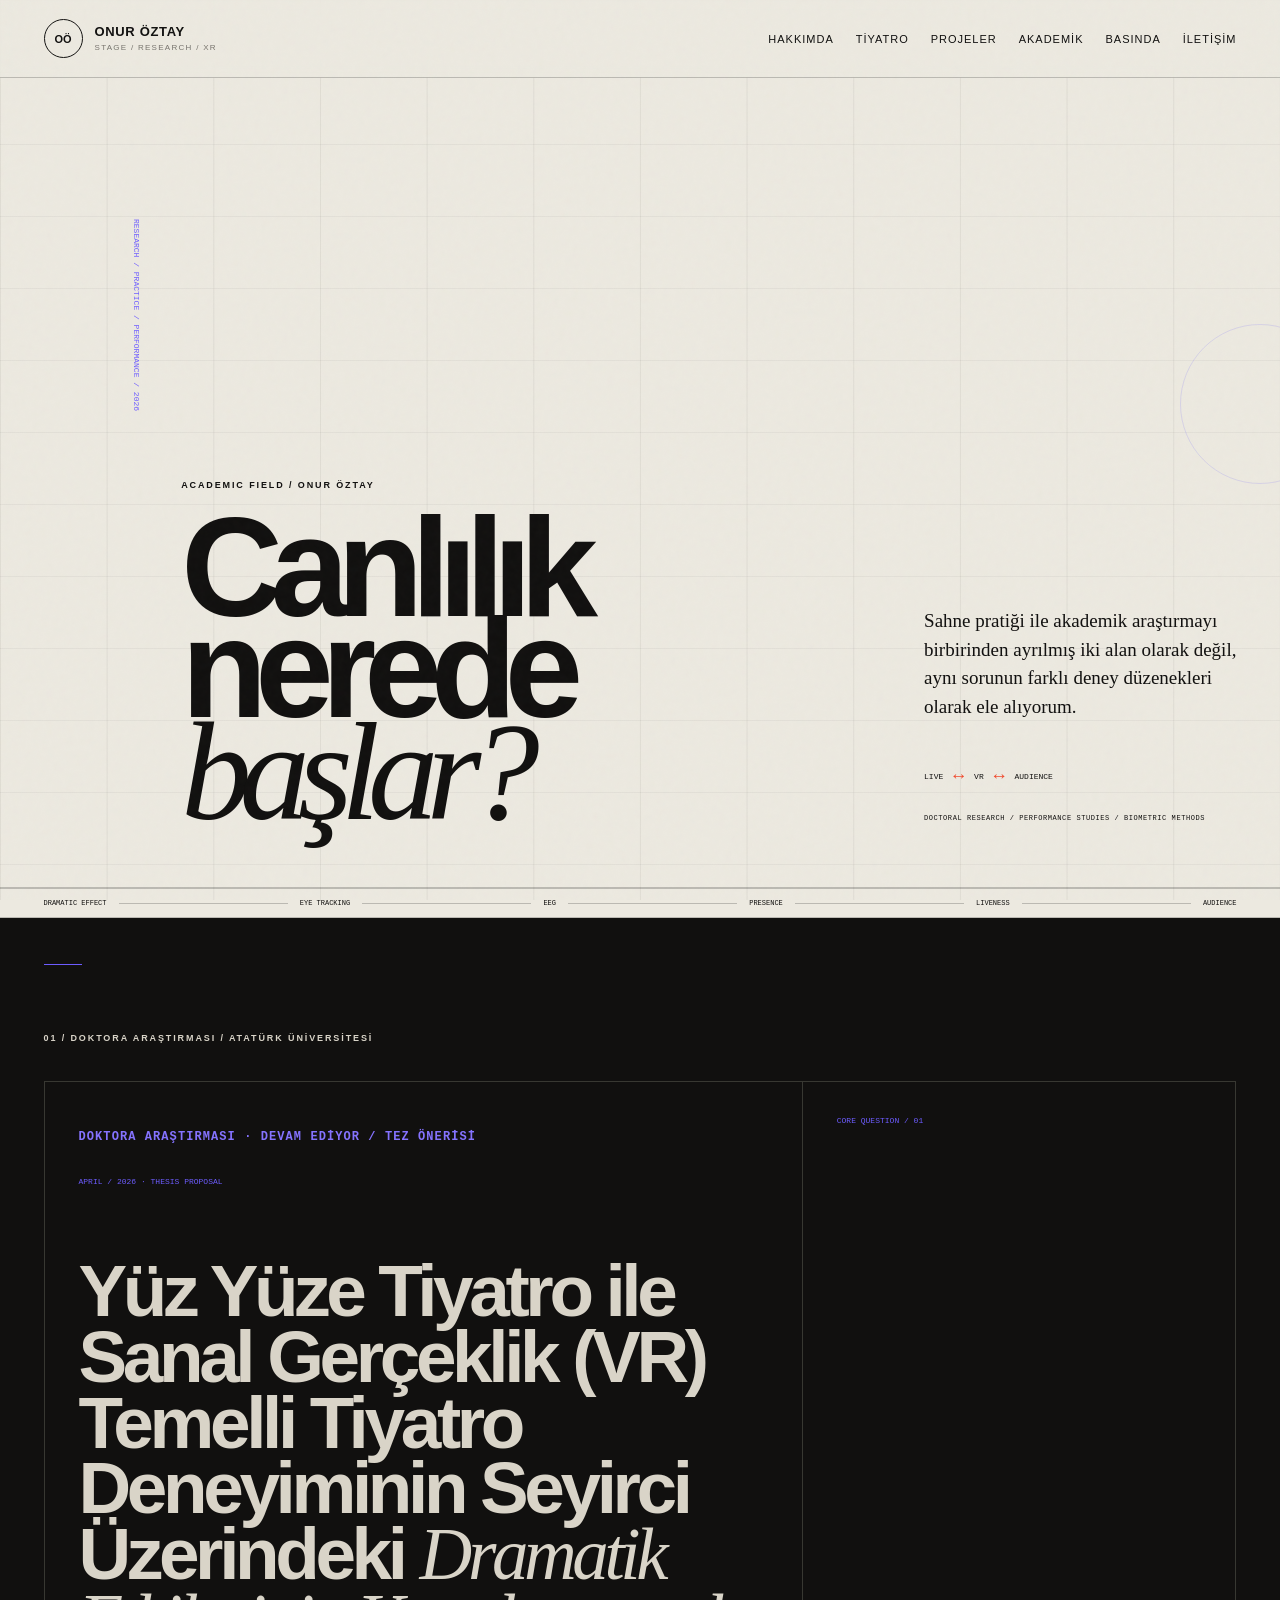
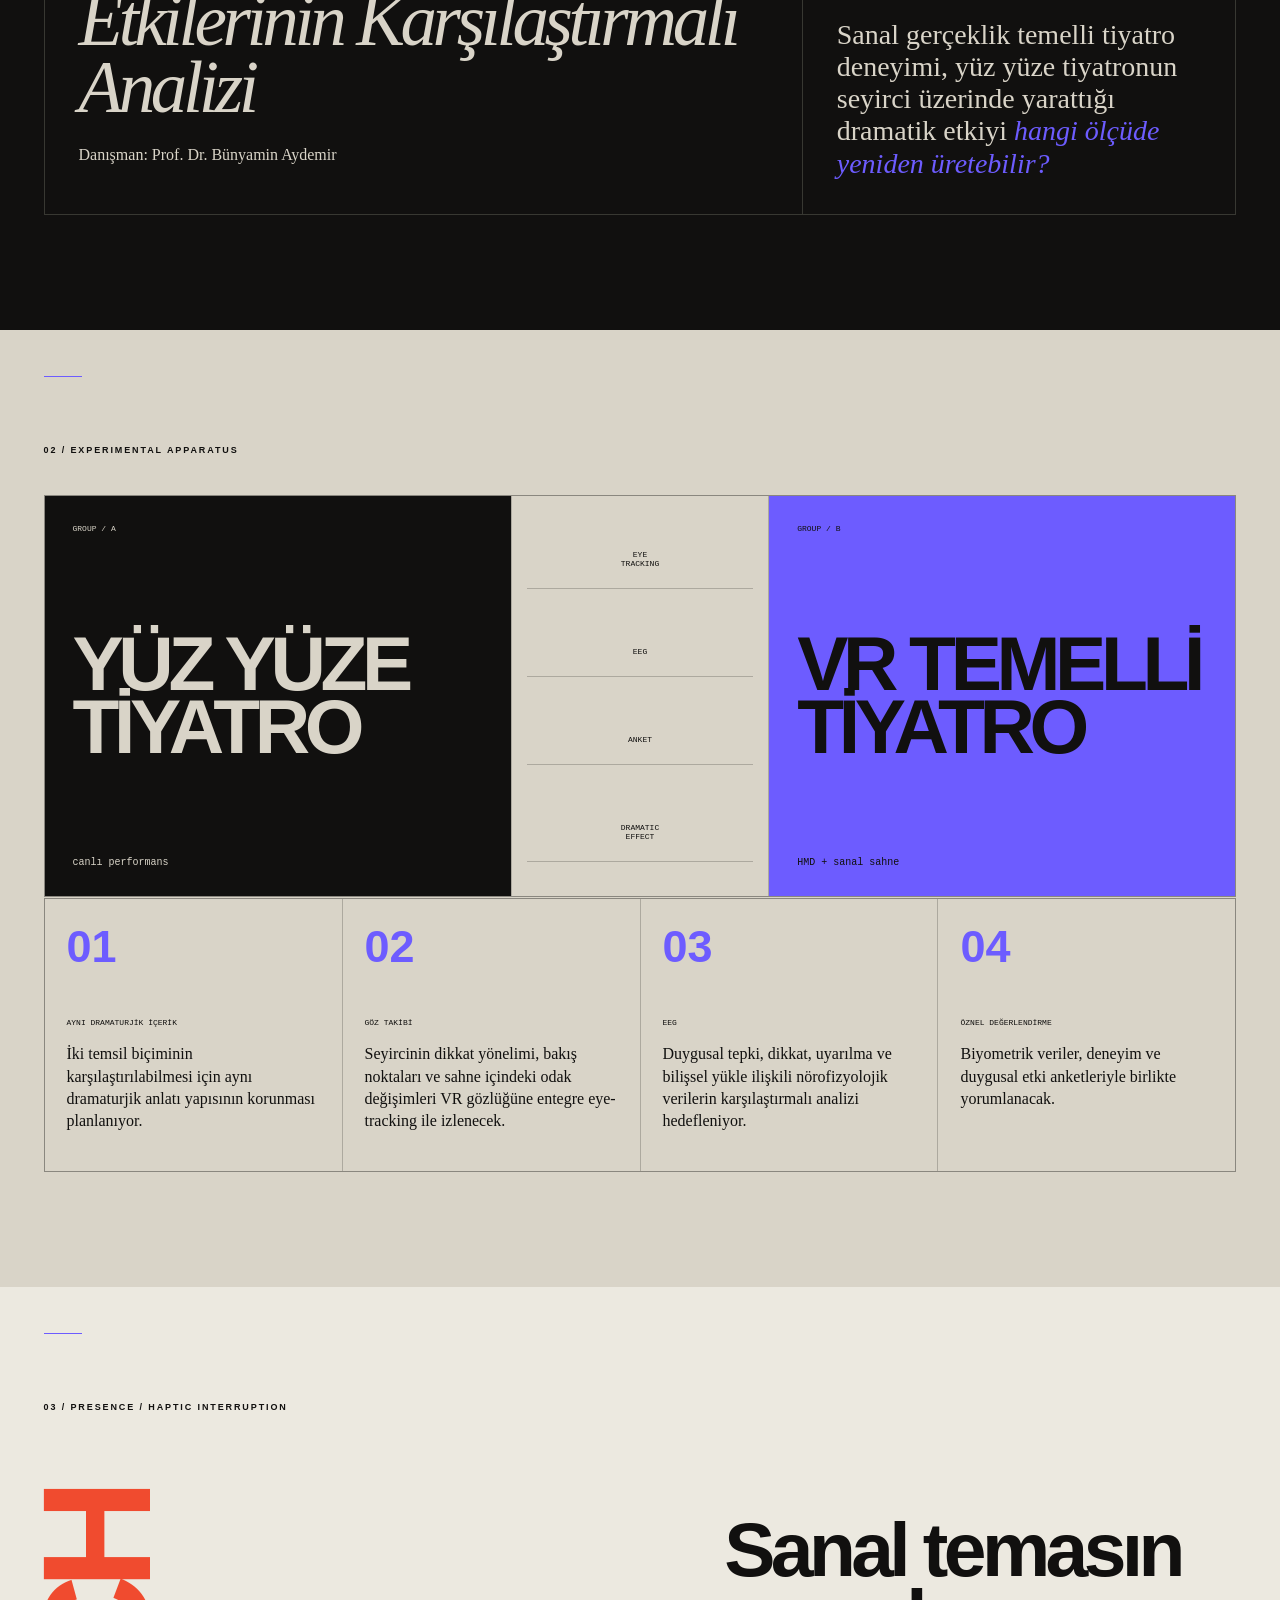
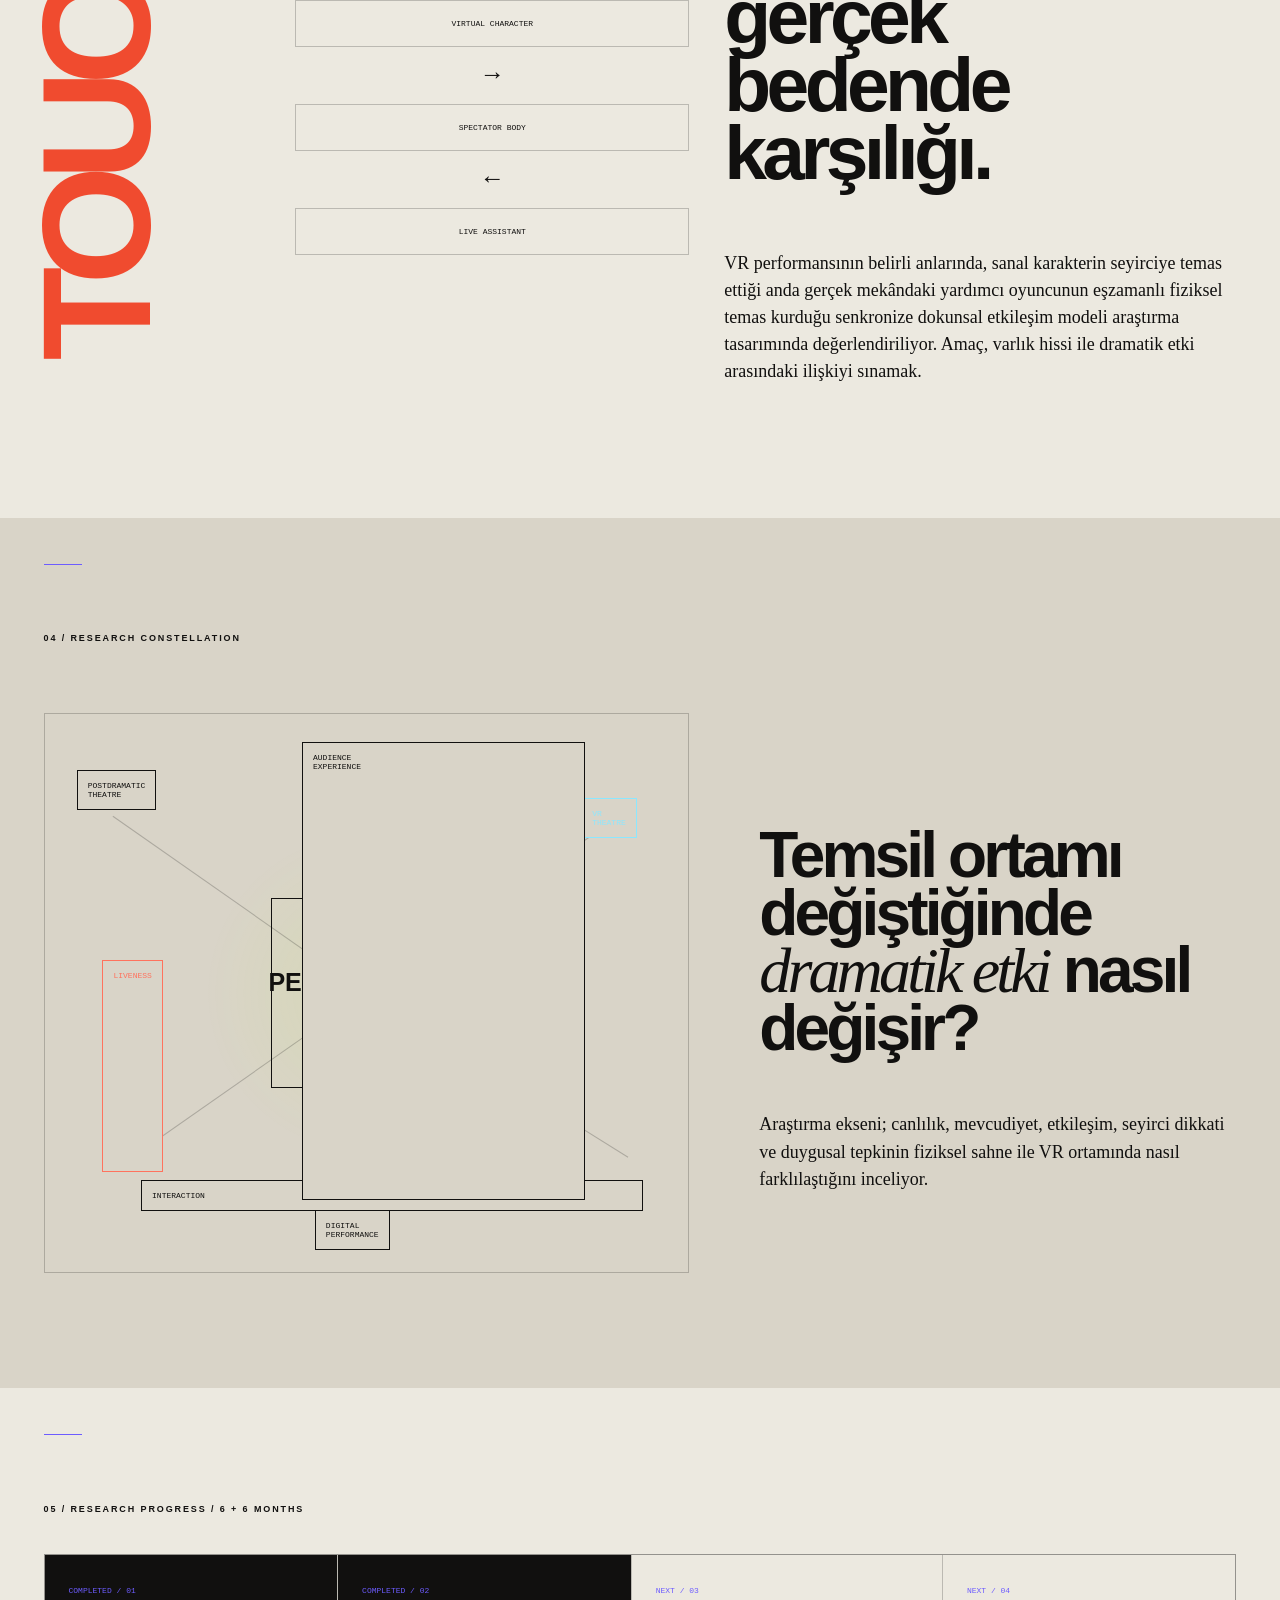
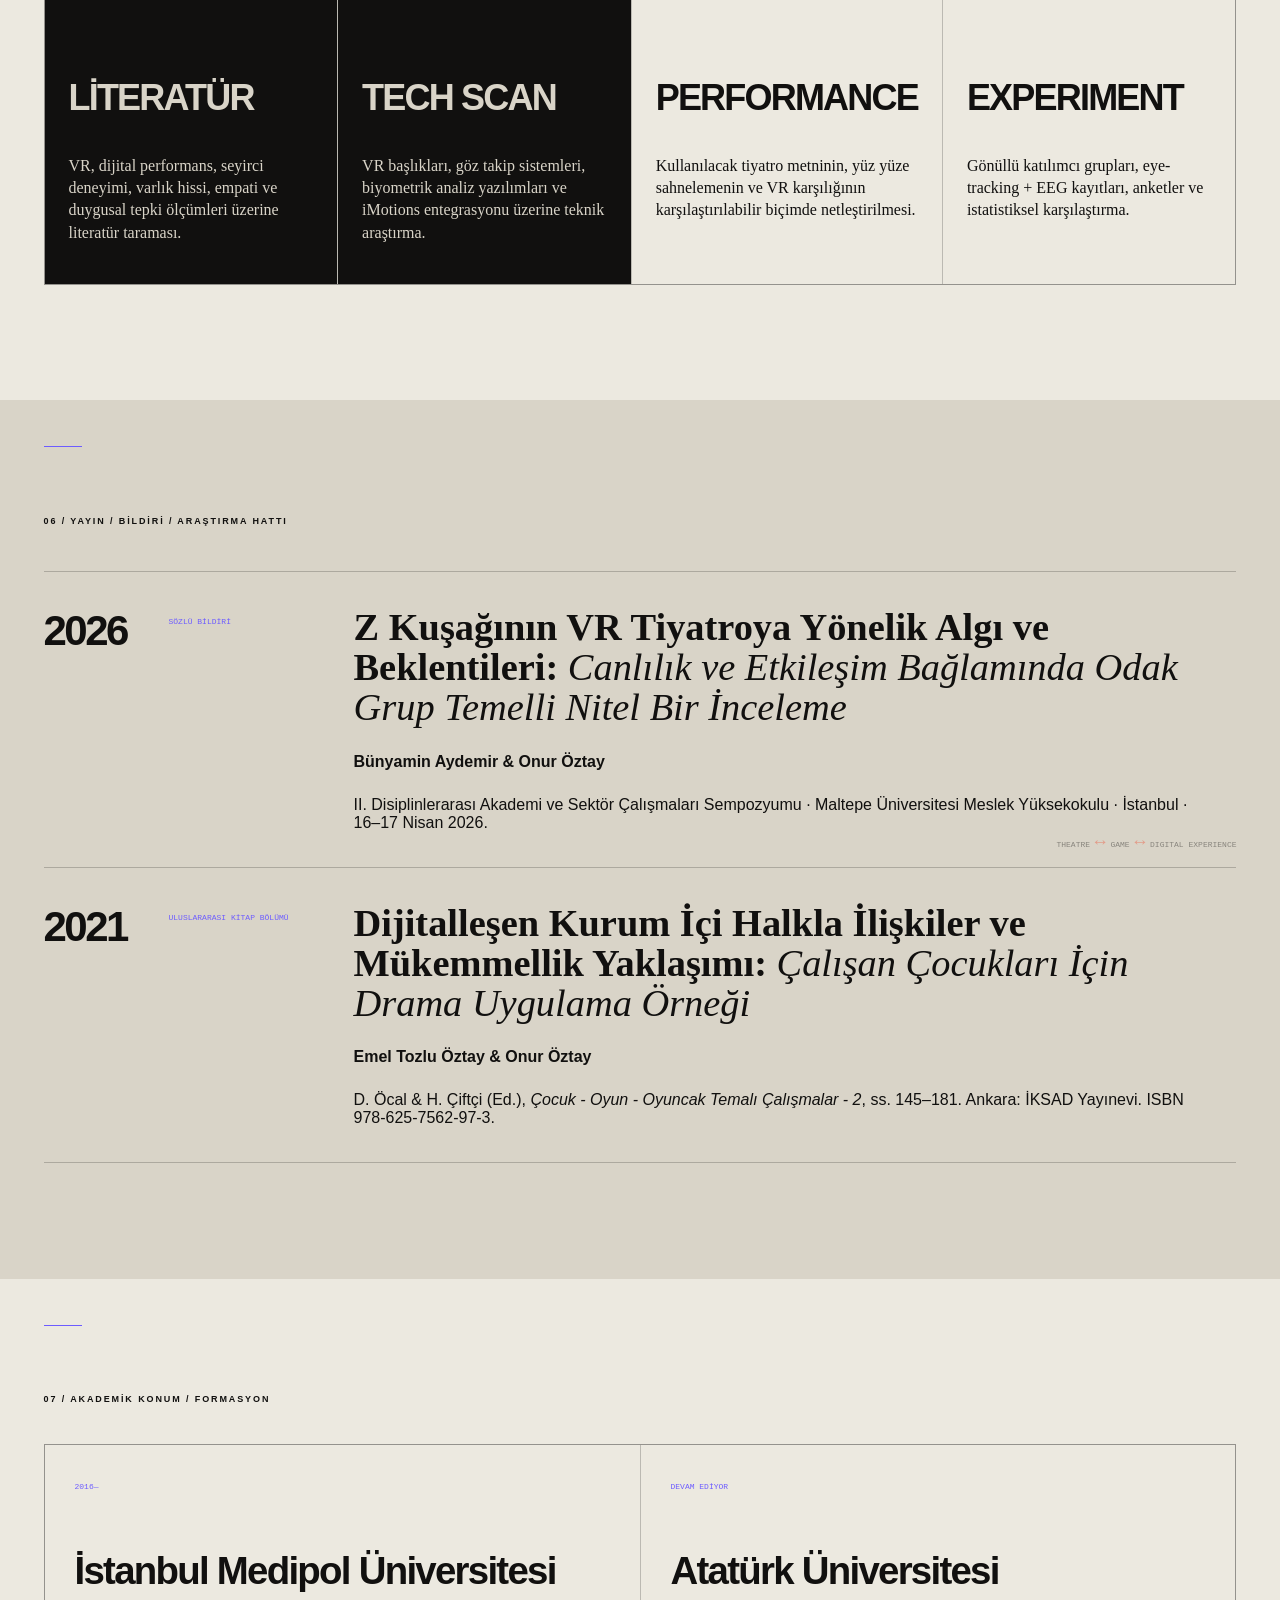
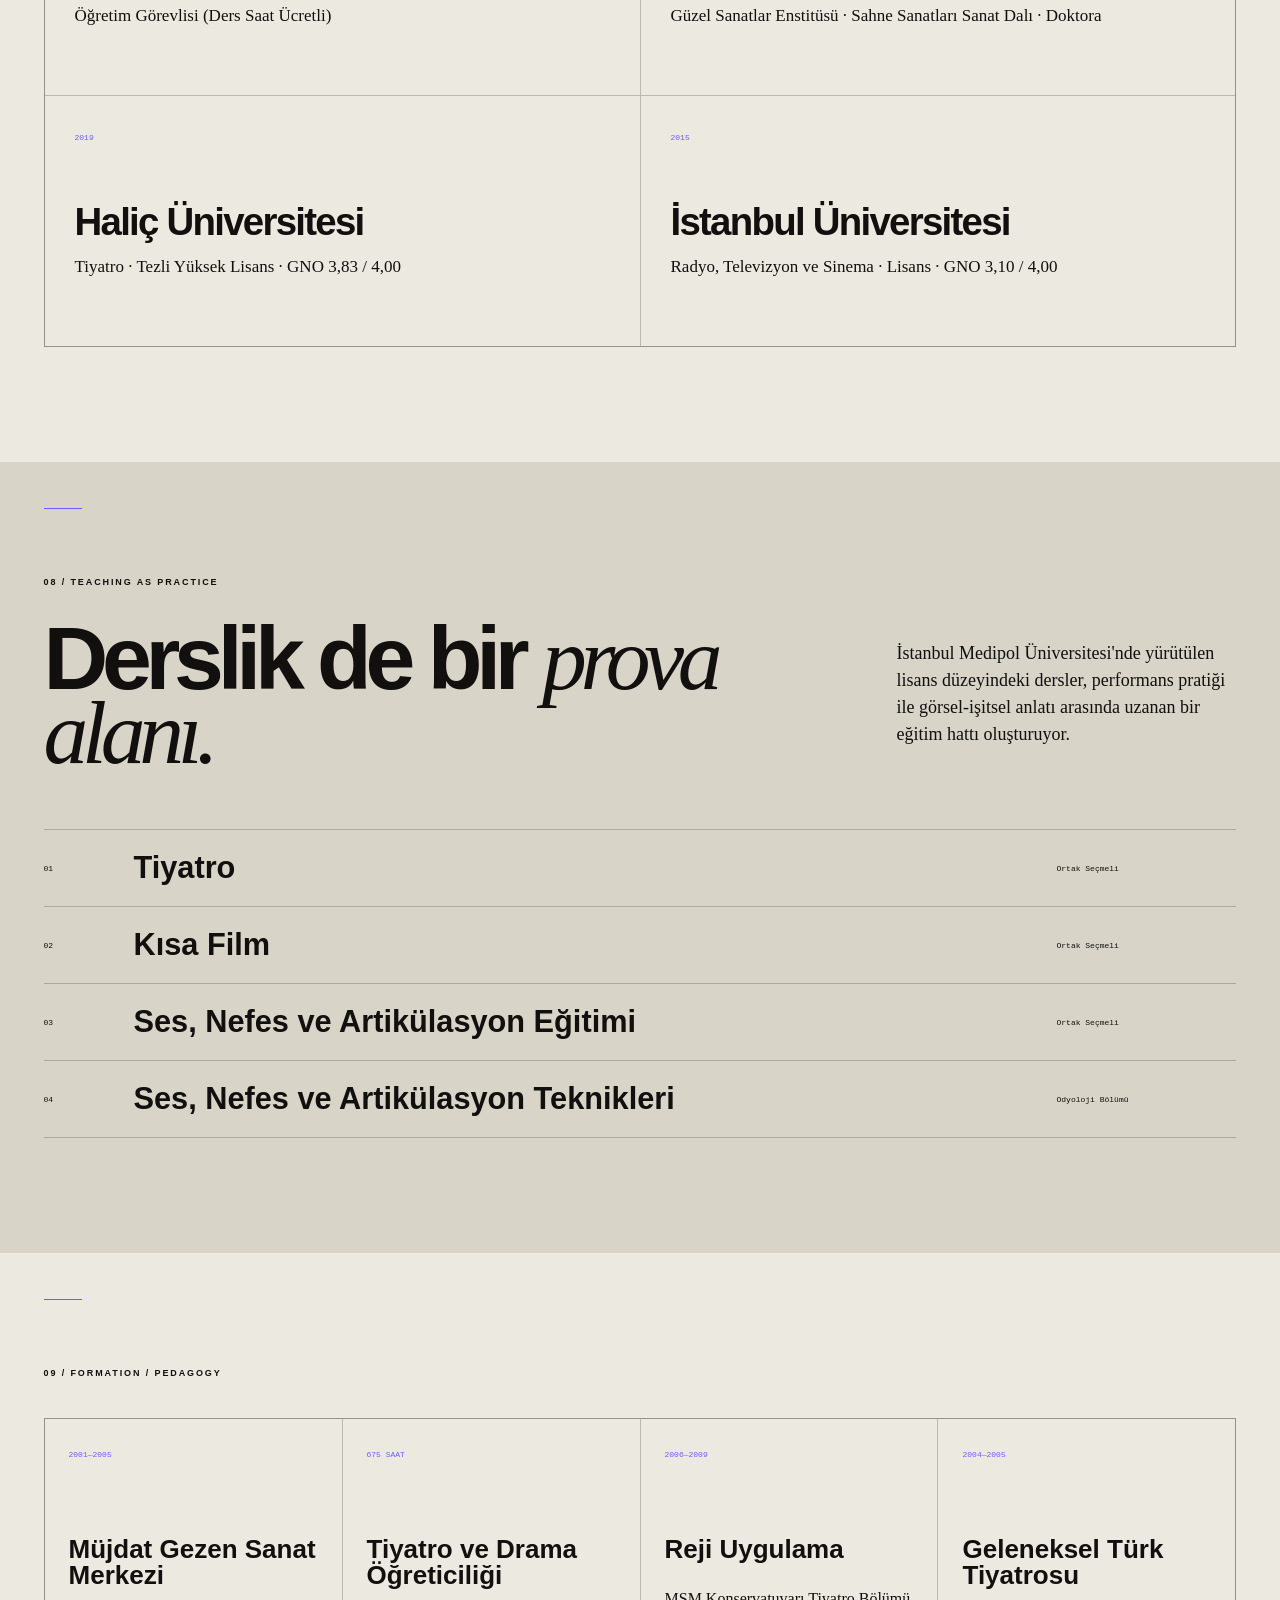
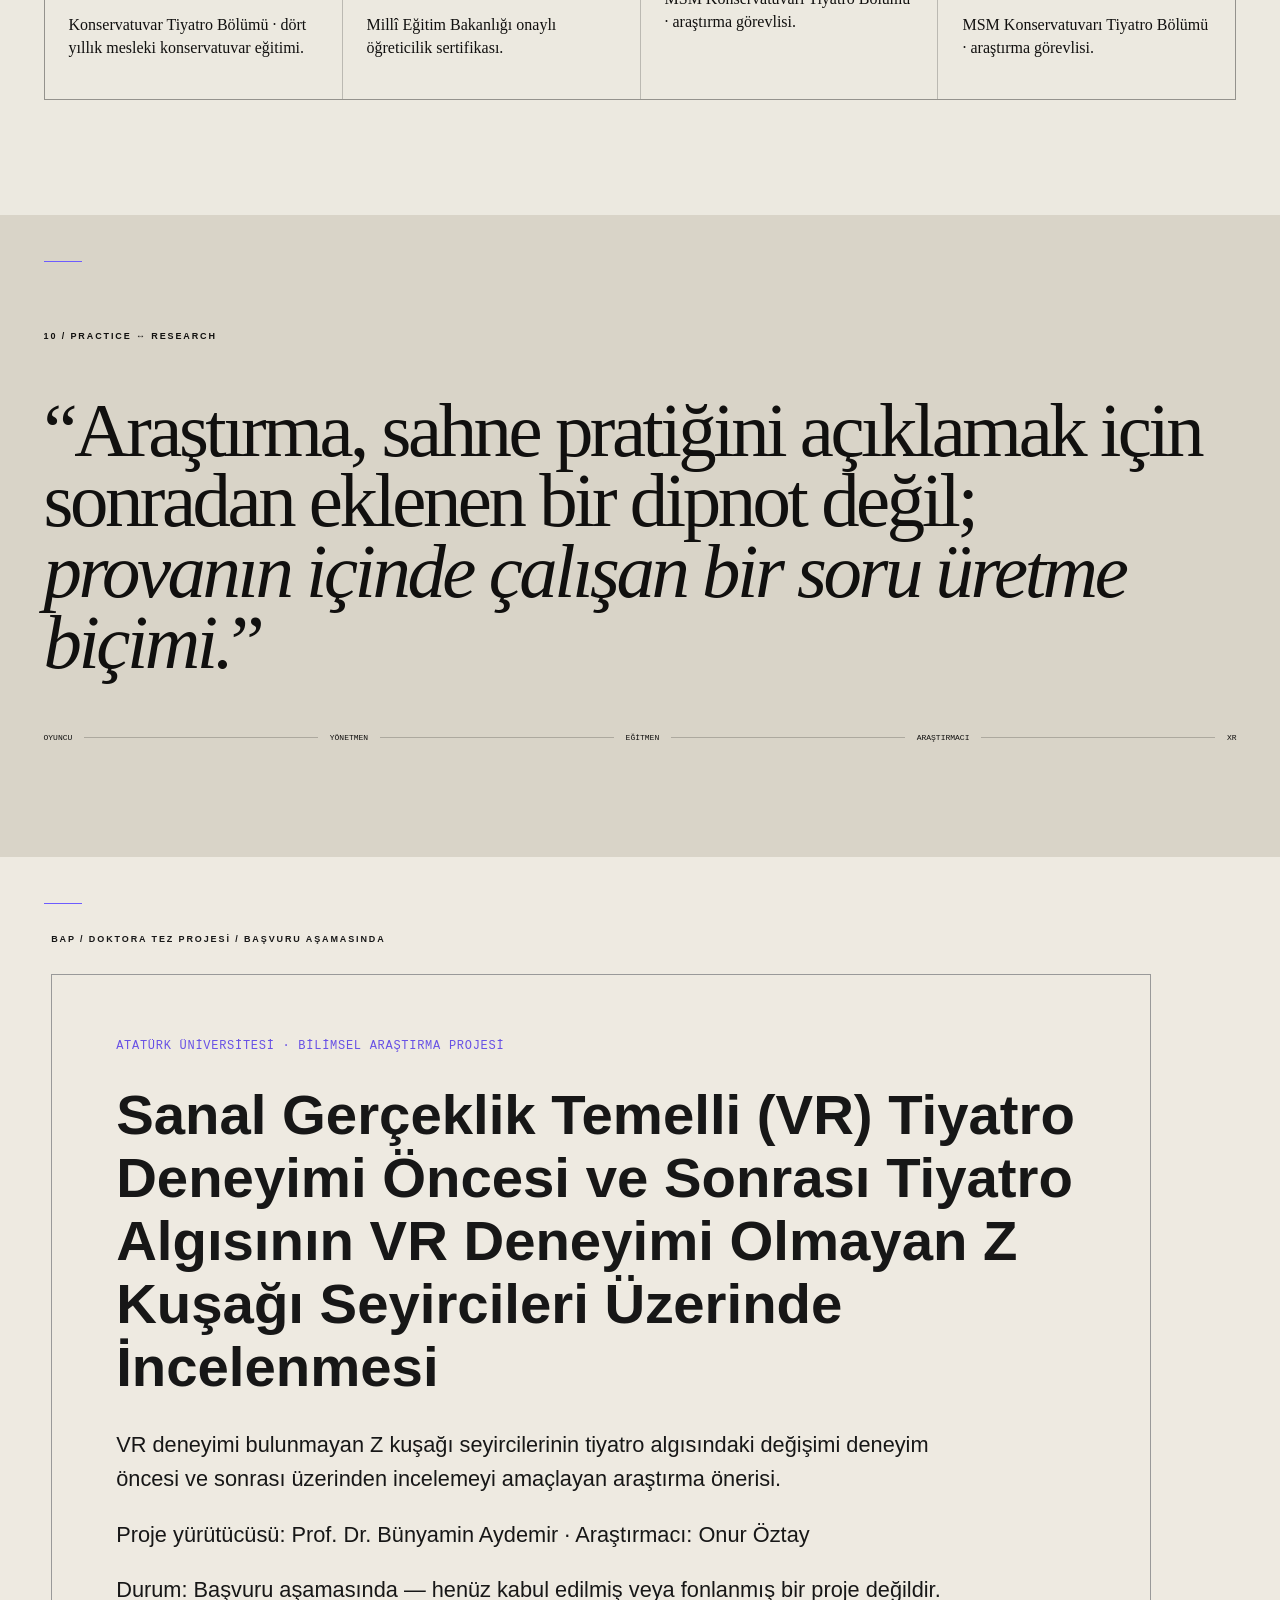
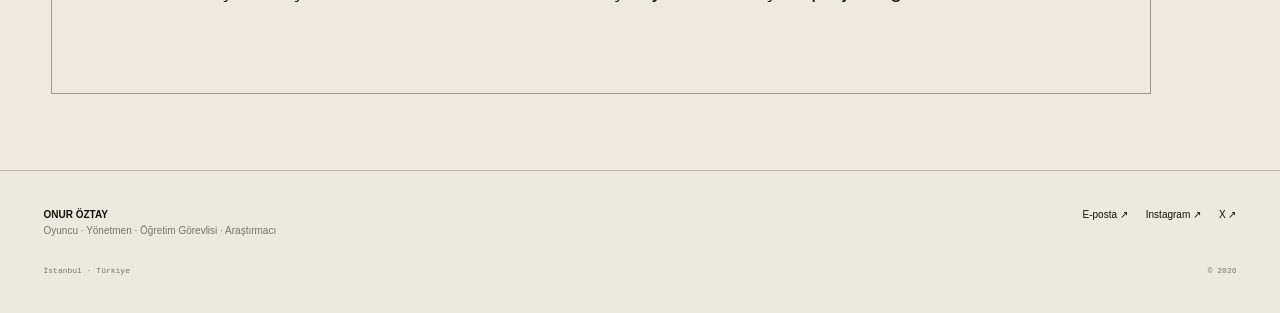
<file: academic.html>
<!DOCTYPE html>

<html lang="tr">
<head>
<meta charset="utf-8"/><meta content="width=device-width,initial-scale=1" name="viewport"/>
<meta content="#11110f" name="theme-color"/><meta content="Onur Öztay" name="author"/>
<link href="[data-uri]" rel="icon" type="image/svg+xml"/><style>

:root{
  --ink:#11100f; --paper:#ece9e0; --paper2:#d9d4c8; --ghost:#77736d;
  --acid:#6d5cff; --signal:#f04b2f; --electric:#62d8ff; --line:rgba(17,16,15,.22);
  --max:1440px; --pad:clamp(18px,3.4vw,54px);
}
*{box-sizing:border-box}
html{scroll-behavior:smooth}
body{margin:0;background:var(--paper);color:var(--ink);font-family:Arial,Helvetica,sans-serif;overflow-x:hidden}
a{color:inherit;text-decoration:none} img{display:block;max-width:100%}
em{font-family:Georgia,Times,serif;font-weight:400}
::selection{background:var(--acid);color:#fff}
.noise{position:fixed;inset:0;pointer-events:none;z-index:90;opacity:.06;background-image:url("data:image/svg+xml,%3Csvg viewBox='0 0 180 180' xmlns='http://www.w3.org/2000/svg'%3E%3Cfilter id='n'%3E%3CfeTurbulence type='fractalNoise' baseFrequency='.72' numOctaves='3' stitchTiles='stitch'/%3E%3C/filter%3E%3Crect width='100%25' height='100%25' filter='url(%23n)' opacity='.42'/%3E%3C/svg%3E")}
.viewport-grid{position:fixed;inset:0;pointer-events:none;z-index:-1;background-image:linear-gradient(to right,rgba(17,16,15,.055) 1px,transparent 1px),linear-gradient(to bottom,rgba(17,16,15,.04) 1px,transparent 1px);background-size:8.333vw 100%,100% 72px}
.cursor-orbit{position:fixed;width:160px;height:160px;border:1px solid rgba(109,92,255,.16);border-radius:50%;right:-60px;top:36vh;pointer-events:none;z-index:-1}
.site-header{height:78px;padding:0 var(--pad);display:flex;align-items:center;justify-content:space-between;border-bottom:1px solid var(--line);position:relative;z-index:50;background:rgba(236,233,224,.86);backdrop-filter:blur(12px)}
.brand{display:flex;align-items:center;gap:12px}.brand-disc{width:39px;height:39px;border:1px solid var(--ink);border-radius:50%;display:grid;place-items:center;font-size:11px;font-weight:800}.brand-stack{display:grid;line-height:1}.brand-stack b{font-size:13px;letter-spacing:.05em}.brand-stack small{margin-top:6px;font-size:8px;letter-spacing:.16em;color:var(--ghost)}
.site-nav{display:flex;gap:22px;font-size:11px;letter-spacing:.09em;text-transform:uppercase}.site-nav a{position:relative}.site-nav a:after{content:"";position:absolute;left:0;right:100%;bottom:-5px;height:1px;background:var(--acid);transition:.25s}.site-nav a:hover:after{right:0}
.menu-toggle{display:none;background:none;border:0;width:42px;height:42px}.menu-toggle span{display:block;border-top:1px solid var(--ink);margin:8px 0}

.hero{min-height:calc(100svh - 78px);padding:clamp(44px,7vw,108px) var(--pad) 34px;max-width:var(--max);margin:auto;display:grid;grid-template-columns:1.1fr .72fr;gap:clamp(30px,6vw,92px);align-items:center;position:relative}
.hero-copy{position:relative;z-index:2}.eyebrow,.section-index{font-size:9px;letter-spacing:.21em;text-transform:uppercase;font-weight:700}.hero-question{font-size:10px;letter-spacing:.14em;color:var(--acid);margin-top:28px}
.hero h1,.page-hero h1,.contact-hero h1{font-size:clamp(58px,7.7vw,126px);line-height:.84;letter-spacing:-.062em;margin:24px 0 34px;font-weight:800}.hero h1 em,.page-hero h1 em,.contact-hero h1 em{font-weight:400}
.lead{font-family:Georgia,Times,serif;font-size:clamp(18px,1.65vw,27px);line-height:1.42;max-width:760px}.actions{display:flex;gap:10px;margin-top:34px;flex-wrap:wrap}.button{padding:14px 16px;border:1px solid var(--ink);font-size:10px;letter-spacing:.12em;text-transform:uppercase}.button.primary{background:var(--ink);color:var(--paper)}.button:hover{background:var(--acid);border-color:var(--acid);color:#fff}
.hero-portrait{margin:0;position:relative;transform:rotate(1.3deg)}.hero-portrait:before{content:"LIVE / IMAGE / TRACE";position:absolute;left:-24px;top:22px;writing-mode:vertical-rl;font-size:8px;letter-spacing:.18em;color:var(--acid)}.hero-portrait img{width:100%;aspect-ratio:4/5;object-fit:cover;filter:grayscale(.65) contrast(1.08)}.hero-portrait figcaption{font-size:8px;letter-spacing:.15em;margin-top:9px}
.hero-foot{grid-column:1/-1;display:flex;justify-content:space-between;border-top:1px solid var(--line);padding-top:12px;font-size:8px;letter-spacing:.18em}.hero-coordinate{position:absolute;right:var(--pad);bottom:88px;font-family:monospace;font-size:8px;color:var(--ghost)}.hero-fragment{position:absolute;font-weight:900;letter-spacing:-.05em;opacity:.11;pointer-events:none}.fragment-a{font-size:clamp(55px,10vw,160px);left:-1vw;bottom:16vh;transform:rotate(-90deg);transform-origin:left bottom}.fragment-b{font-size:clamp(34px,6vw,90px);right:-2vw;top:10vh;color:var(--acid)}

.ticker{overflow:hidden;border-top:1px solid var(--line);border-bottom:1px solid var(--line);background:var(--ink);color:var(--paper);font-size:10px;letter-spacing:.2em;white-space:nowrap}.ticker div{padding:13px 0;animation:marquee 26s linear infinite;width:max-content}@keyframes marquee{to{transform:translateX(-50%)}}

.section{padding:clamp(76px,9vw,145px) var(--pad);max-width:var(--max);margin:auto;position:relative}.section:before{content:"";position:absolute;left:var(--pad);top:46px;width:38px;border-top:1px solid var(--acid)}
.split{display:grid;grid-template-columns:1.15fr .65fr;gap:clamp(34px,8vw,120px);margin-top:34px}.split h2,.section-head h2,.project-detail-grid h2,.apparatus-copy h2{font-size:clamp(42px,5.8vw,88px);line-height:.96;letter-spacing:-.05em;margin:0}.copy{font-family:Georgia,Times,serif;font-size:18px;line-height:1.55}.copy p:first-child{margin-top:0}.text-link{display:inline-block;margin-top:18px;font-family:Arial,sans-serif;font-size:10px;letter-spacing:.14em;text-transform:uppercase;border-bottom:1px solid}

.dark-band{max-width:none;background:var(--ink);color:var(--paper);padding-left:max(var(--pad),calc((100vw - var(--max))/2 + var(--pad)));padding-right:max(var(--pad),calc((100vw - var(--max))/2 + var(--pad)))}.dark-band:before{border-color:var(--electric)}
.section-head{display:flex;justify-content:space-between;align-items:end;gap:24px;margin:34px 0 48px}
.work-grid{display:grid;grid-template-columns:1.3fr .7fr;gap:16px}.work-card{position:relative;min-height:360px;overflow:hidden;background:#222}.work-card.large{grid-row:span 2}.work-card img{width:100%;height:100%;object-fit:cover;filter:grayscale(.45);transition:.5s}.work-card:hover img{transform:scale(1.025);filter:grayscale(0)}.work-overlay{position:absolute;inset:auto 0 0;padding:22px;background:linear-gradient(transparent,rgba(0,0,0,.78));color:#fff}.work-overlay span{font-size:8px;letter-spacing:.13em}.work-overlay h3{font-family:Georgia,Times,serif;font-size:clamp(25px,3vw,42px);margin:8px 0 3px}.work-overlay p{font-size:10px;letter-spacing:.12em;text-transform:uppercase}

.projects-preview .project-strips{margin-top:45px;border-top:1px solid var(--line)}.project-strips a{display:grid;grid-template-columns:56px 1fr 1fr 30px;gap:15px;align-items:center;padding:24px 0;border-bottom:1px solid var(--line)}.project-strips strong{font-family:Georgia,serif;font-size:clamp(25px,3vw,42px)}.project-strips small{color:var(--ghost);letter-spacing:.08em;text-transform:uppercase}

.statement{background:var(--acid);color:#fff;padding:58px var(--pad);max-width:none}.statement>span{font-size:9px;letter-spacing:.19em}.statement-grid{max-width:var(--max);margin:auto;display:grid;grid-template-columns:1.25fr .55fr;gap:50px;align-items:center}.statement blockquote{font-family:Georgia,serif;font-size:clamp(34px,5.2vw,72px);line-height:1.04;margin:30px 0}.statement-diagram{aspect-ratio:1;position:relative;border:1px solid rgba(255,255,255,.5);border-radius:50%}.statement-diagram i{position:absolute;font-style:normal;font-size:8px;letter-spacing:.12em}.statement-diagram i:nth-child(1){left:50%;top:-5px}.statement-diagram i:nth-child(2){right:-20px;top:50%}.statement-diagram i:nth-child(3){left:50%;bottom:-5px}.statement-diagram i:nth-child(4){left:-20px;top:50%}.statement-diagram b{position:absolute;inset:22%;border:1px dashed #fff;transform:rotate(45deg)}

.page-hero,.contact-hero{padding:clamp(68px,8vw,125px) var(--pad) 80px;max-width:var(--max);margin:auto;border-bottom:1px solid var(--line)}.page-hero.compact{padding-bottom:50px}.page-hero .lead{max-width:920px}.page-hero:after{content:"// DOCUMENT / TRACE / 2026";display:block;margin-top:45px;font:8px monospace;color:var(--ghost)}
.bio-layout{display:grid;grid-template-columns:.72fr 1fr;gap:clamp(36px,8vw,110px);align-items:start}.bio-photo{margin:0;position:sticky;top:100px}.bio-photo img{filter:grayscale(.65);transform:rotate(-1.2deg)}.bio-text{font-family:Georgia,Times,serif;font-size:18px;line-height:1.6}.bio-text .lead{font-size:clamp(23px,2.7vw,38px)}
.light{background:var(--paper2);max-width:none;padding-left:max(var(--pad),calc((100vw - var(--max))/2 + var(--pad)));padding-right:max(var(--pad),calc((100vw - var(--max))/2 + var(--pad)))}
.timeline{margin-top:46px;border-top:1px solid var(--line)}.timeline article,.credit-list article{display:grid;grid-template-columns:150px 1fr;gap:25px;border-bottom:1px solid var(--line);padding:26px 0}.timeline time,.credit-list time{font:10px monospace;color:var(--acid)}.timeline h3,.credit-list h3{font-family:Georgia,serif;font-size:26px;margin:0}.timeline p,.credit-list p{margin:6px 0 0;color:var(--ghost)}
.postdramatic-statement{overflow:hidden}.apparatus-grid{display:grid;grid-template-columns:.75fr 1.15fr;gap:50px;align-items:center;min-height:520px}.apparatus-word{font-size:clamp(55px,9vw,150px);font-weight:900;letter-spacing:-.07em;writing-mode:vertical-rl;transform:rotate(180deg);color:rgba(17,16,15,.11)}.apparatus-copy p{font-family:Georgia,serif;font-size:20px;max-width:700px}.apparatus-axis{grid-column:1/-1;display:flex;align-items:center;gap:14px;font:8px monospace;letter-spacing:.16em}.apparatus-axis b{height:1px;background:linear-gradient(90deg,var(--signal),var(--acid),var(--electric));flex:1;position:relative}.apparatus-axis b:after{content:"";width:10px;height:10px;border:1px solid var(--acid);border-radius:50%;position:absolute;left:62%;top:-5px;background:var(--paper)}
.encounter-cloud{display:flex;flex-wrap:wrap;gap:0;margin-top:40px;border-top:1px solid var(--line);border-left:1px solid var(--line)}.encounter-cloud span{font-family:Georgia,serif;font-size:clamp(20px,2.2vw,34px);padding:20px 24px;border-right:1px solid var(--line);border-bottom:1px solid var(--line);background:rgba(255,255,255,.14)}.encounter-cloud span:nth-child(3n){transform:translateY(10px)}.encounter-cloud span:nth-child(4n){color:var(--acid)}

.theatre-feature{padding-top:60px;padding-bottom:60px}.feature-grid{display:grid;grid-template-columns:1fr 1fr;gap:clamp(35px,7vw,90px);align-items:center}.feature-grid.reverse img{order:-1}.feature-grid img{aspect-ratio:4/3;object-fit:cover;filter:grayscale(.55)}.feature-grid h2{font-size:clamp(42px,6vw,80px);line-height:.94;letter-spacing:-.05em}.tags{display:flex;gap:8px;flex-wrap:wrap;margin-top:20px}.tags span{border:1px solid var(--line);padding:8px 10px;font-size:8px;letter-spacing:.12em;text-transform:uppercase}.gallery-row{display:grid;grid-template-columns:1.1fr .9fr .8fr;gap:12px;margin-bottom:40px}.gallery-row figure{margin:0}.gallery-row img{aspect-ratio:4/3;object-fit:cover;filter:grayscale(.45)}.gallery-row figcaption{font:9px monospace;margin-top:8px}.compact-list{margin-top:35px}.role-score{display:flex;gap:0;margin-top:44px;border:1px solid var(--line);width:max-content;max-width:100%;overflow:auto}.role-score span{padding:10px 14px;border-right:1px solid var(--line);font-size:8px;letter-spacing:.12em;white-space:nowrap}
.media-grid{display:grid;grid-template-columns:1fr 1fr;gap:14px}.media-grid figure{margin:0}.media-grid img{aspect-ratio:16/10;object-fit:cover;filter:grayscale(.55)}.media-grid figcaption{display:flex;justify-content:space-between;margin-top:8px;font-size:10px}.mini-credits{display:flex;flex-wrap:wrap;gap:8px;margin-top:35px}.mini-credits span{border:1px solid rgba(255,255,255,.25);padding:9px 11px;font-size:9px}

.project-legend{display:flex;gap:0;margin-top:35px;width:max-content;max-width:100%;overflow:auto;border:1px solid var(--line)}.project-legend span{padding:9px 14px;border-right:1px solid var(--line);font:8px monospace}
.project-cards{display:grid;grid-template-columns:repeat(2,1fr);gap:1px;background:var(--line);border:1px solid var(--line)}.project-card{background:var(--paper);display:grid;grid-template-columns:.75fr 1.25fr;min-height:290px}.project-card>div:last-child{padding:28px}.project-card small{font-size:8px;letter-spacing:.12em;color:var(--ghost)}.project-card h2{font-family:Georgia,serif;font-size:clamp(28px,3.2vw,50px);line-height:.98;margin:45px 0 12px}.project-card p{font-family:Georgia,serif;font-size:16px;line-height:1.5}
.project-art{position:relative;overflow:hidden;background:#171717;color:#fff;min-height:220px}.project-art:before,.project-art:after{content:"";position:absolute;border:1px solid currentColor;opacity:.35}.project-art:before{width:70%;height:70%;left:15%;top:15%;transform:rotate(18deg)}.project-art:after{width:38%;height:38%;left:30%;top:30%;border-radius:50%}.project-art span{position:absolute;left:15px;top:15px;font:8px monospace;letter-spacing:.14em;z-index:2}.project-art i{position:absolute;left:0;right:0;top:50%;height:1px;background:currentColor;opacity:.5}.project-art.xlimbo{background:linear-gradient(145deg,#0e0e10,#312a80);color:#8be7ff}.project-art.hezarfen{background:linear-gradient(160deg,#d9d1bd,#4f7192);color:#181818}.project-art.karagoz,.project-art.karagoz3005{background:radial-gradient(circle at 55% 45%,#e7c257 0 13%,#151515 14% 100%);color:#f3e4a9}.project-art.mahalle{background:linear-gradient(135deg,#d7d1c1,#e15b3d);color:#222}.project-art.gs{background:linear-gradient(135deg,#7e0914,#f0a31b);color:#fff}.project-art.lab{background:linear-gradient(135deg,#080808,#444);color:#fff}
.project-detail-hero{max-width:var(--max);margin:auto;padding:90px var(--pad);display:grid;grid-template-columns:1.15fr .85fr;gap:70px;align-items:center}.project-detail-hero h1{font-size:clamp(54px,8vw,112px);line-height:.87;letter-spacing:-.06em;margin:20px 0}.detail-art{min-height:520px;box-shadow:28px 28px 0 rgba(109,92,255,.13)}.wire-a,.wire-b{position:absolute!important;display:block;border:1px dashed currentColor;opacity:.45}.wire-a{inset:12%;transform:perspective(300px) rotateX(58deg) rotateZ(18deg)}.wire-b{inset:24%;border-radius:50%;transform:translateZ(20px)}.depth-label{position:absolute;right:10px;bottom:10px;font:8px monospace;font-style:normal;opacity:.75}.project-detail-grid{display:grid;grid-template-columns:.85fr 1.15fr;gap:80px}.big-note{font-family:Georgia,serif;font-size:clamp(24px,3vw,42px);max-width:1000px}

.research-map-section{background:#111;color:#eee;max-width:none;padding-left:max(var(--pad),calc((100vw - var(--max))/2 + var(--pad)));padding-right:max(var(--pad),calc((100vw - var(--max))/2 + var(--pad)))}.research-map{height:500px;max-width:1000px;margin:50px auto 0;position:relative;border:1px solid rgba(255,255,255,.18);background:linear-gradient(rgba(255,255,255,.04) 1px,transparent 1px),linear-gradient(90deg,rgba(255,255,255,.04) 1px,transparent 1px);background-size:50px 50px}.research-map .node{position:absolute;padding:9px 12px;border:1px solid rgba(255,255,255,.4);font:9px monospace;background:#111}.n1{left:8%;top:16%}.n2{right:12%;top:20%;color:#8be7ff}.n3{left:44%;top:44%;color:#ff725d}.n4{left:15%;bottom:15%}.n5{right:16%;bottom:13%}.research-map .line{position:absolute;height:1px;background:rgba(255,255,255,.32);transform-origin:left}.l1{width:45%;left:15%;top:21%;transform:rotate(20deg)}.l2{width:38%;left:50%;top:48%;transform:rotate(-35deg)}.l3{width:36%;left:20%;top:75%;transform:rotate(-30deg)}.l4{width:34%;left:48%;top:48%;transform:rotate(42deg)}

.press-list{display:grid;grid-template-columns:repeat(2,1fr);gap:1px;background:var(--line);border:1px solid var(--line)}.press-list a{background:var(--paper);padding:28px;min-height:280px}.press-list span{font:8px monospace;color:var(--acid)}.press-list h2{font-family:Georgia,serif;font-size:clamp(26px,3vw,45px);margin:55px 0 15px}.press-list p{font-family:Georgia,serif;line-height:1.5}.press-list b{font-size:9px;letter-spacing:.1em}
.contact-hero{min-height:60vh}.contact-cards{display:grid;grid-template-columns:repeat(3,1fr);gap:1px;background:var(--line)}.contact-cards a{background:var(--paper);padding:30px;min-height:180px;display:grid;align-content:space-between}.contact-cards span{font:8px monospace}.contact-cards strong{font-family:Georgia,serif;font-size:22px}.privacy-note{font-size:10px;color:var(--ghost);margin-top:20px}

.site-footer{max-width:var(--max);margin:auto;border-top:1px solid var(--line);padding:38px var(--pad);display:grid;grid-template-columns:1fr auto;gap:30px;font-size:10px}.site-footer>div:first-child strong,.site-footer>div:first-child span{display:block}.site-footer>div:first-child span{color:var(--ghost);margin-top:5px}.footer-social{display:flex;gap:18px}.footer-meta{grid-column:1/-1;display:flex;justify-content:space-between;color:var(--ghost);font:8px monospace}

@media(max-width:900px){
 .site-nav{display:none;position:absolute;left:0;right:0;top:78px;background:var(--paper);padding:26px var(--pad);border-bottom:1px solid var(--line);flex-direction:column;font-size:22px;z-index:40}.site-nav.open{display:flex}.menu-toggle{display:block}
 .hero{grid-template-columns:1fr;padding-top:56px}.hero-portrait{max-width:72vw;margin-left:auto}.hero-fragment{display:none}
 .split,.bio-layout,.apparatus-grid,.feature-grid,.project-detail-grid,.project-detail-hero{grid-template-columns:1fr}
 .bio-photo{position:relative;top:auto;max-width:70vw}
 .apparatus-word{writing-mode:initial;transform:none;font-size:18vw}
 .statement-grid{grid-template-columns:1fr}.statement-diagram{max-width:260px}
 .project-cards{grid-template-columns:1fr}.project-card{grid-template-columns:.65fr 1.35fr}
 .work-grid{grid-template-columns:1fr 1fr}.work-card.large{grid-column:1/-1;grid-row:auto}
}
@media(max-width:620px){
 :root{--pad:18px}.site-header{height:68px}.site-nav{top:68px}.brand-stack small{display:none}
 .hero{min-height:auto;padding-bottom:26px}.hero h1,.page-hero h1,.contact-hero h1{font-size:clamp(51px,16vw,78px);line-height:.88}
 .hero-portrait{max-width:86vw}.hero-foot{font-size:7px}.hero-coordinate{display:none}
 .section{padding-top:78px;padding-bottom:78px}.section:before{top:30px}
 .split h2,.section-head h2,.apparatus-copy h2{font-size:42px}
 .section-head{display:block}.section-head .text-link{margin-top:15px}
 .work-grid,.gallery-row,.media-grid,.press-list,.contact-cards{grid-template-columns:1fr}
 .project-strips a{grid-template-columns:36px 1fr 22px}.project-strips small{grid-column:2/3}.project-card{grid-template-columns:1fr}.project-card .project-art{min-height:160px}.project-card h2{margin-top:24px}
 .timeline article,.credit-list article{grid-template-columns:86px 1fr;gap:15px}.timeline h3,.credit-list h3{font-size:22px}
 .feature-grid.reverse img{order:0}.feature-grid img{aspect-ratio:1.1}
 .detail-art{min-height:320px}.research-map{height:430px}.statement{padding-left:18px;padding-right:18px}
 .contact-cards a{min-height:140px}.site-footer{grid-template-columns:1fr}.footer-social{flex-wrap:wrap}.footer-meta{grid-column:auto}
}


/* MASTER v2 — deeper editorial / postdramatic layers */
.project-archive-section{border-top:1px solid var(--line)}
.archive-intro{display:grid;grid-template-columns:1.1fr .7fr;gap:60px;margin-top:35px;align-items:end}
.archive-intro h2{font-size:clamp(40px,5.4vw,78px);line-height:.98;letter-spacing:-.045em;margin:0}
.archive-intro p{font-family:Georgia,serif;font-size:17px;line-height:1.55}
.archive-projects{border-top:1px solid var(--line);margin-top:45px}
.archive-projects a{display:grid;grid-template-columns:150px 1fr 30px;gap:20px;align-items:center;padding:24px 0;border-bottom:1px solid var(--line)}
.archive-projects span{font:8px monospace;color:var(--ghost)}
.archive-projects strong{font-family:Georgia,serif;font-size:clamp(24px,3vw,40px)}

.project-apparatus-section{overflow:hidden}
.project-apparatus{margin-top:45px;min-height:480px;border:1px solid var(--line);position:relative;padding:42px;background:linear-gradient(135deg,rgba(255,255,255,.16),rgba(109,92,255,.05))}
.apparatus-stage{display:grid;grid-template-columns:auto 1fr auto 1fr auto;align-items:center;gap:15px;margin-top:120px;font:9px monospace;letter-spacing:.12em}
.apparatus-stage i{height:1px;background:linear-gradient(90deg,var(--signal),var(--acid),var(--electric));position:relative}
.apparatus-stage i:after{content:"";position:absolute;right:0;top:-4px;width:8px;height:8px;border:1px solid currentColor;border-radius:50%;background:var(--paper)}
.apparatus-depth{position:absolute;right:6%;top:40px;width:240px;height:180px;perspective:400px}
.apparatus-depth b{position:absolute;inset:20px;border:1px solid rgba(17,16,15,.25);transform:rotateX(58deg) rotateZ(25deg)}
.apparatus-depth b:nth-child(2){inset:45px}.apparatus-depth b:nth-child(3){inset:70px}
.apparatus-depth em{position:absolute;right:0;bottom:0;font:8px monospace;font-style:normal;color:var(--ghost)}
.project-apparatus>p{position:absolute;left:42px;bottom:35px;max-width:570px;font-family:Georgia,serif;font-size:20px;line-height:1.45}
.apparatus-xlimbo{background:linear-gradient(135deg,#0e0e12,#2c2864);color:#eee}.apparatus-xlimbo .apparatus-stage i{background:linear-gradient(90deg,#ff725d,#6d5cff,#62d8ff)}
.apparatus-hezarfen{background:linear-gradient(150deg,#ddd4c3,#aec6dc)}
.apparatus-karagoz3005{background:radial-gradient(circle at 78% 35%,rgba(232,194,73,.55),transparent 18%),#181818;color:#eee}
.apparatus-karagoz{background:linear-gradient(145deg,#1b1710,#c49b38);color:#f5ead0}
.apparatus-tiyatrolab{background:linear-gradient(135deg,#e9e5dc,#9b9b9b)}

.thesis-section{background:var(--paper2);max-width:none;padding-left:max(var(--pad),calc((100vw - var(--max))/2 + var(--pad)));padding-right:max(var(--pad),calc((100vw - var(--max))/2 + var(--pad)))}
.thesis-layout{display:grid;grid-template-columns:.45fr 1.4fr;gap:70px;align-items:start;margin-top:40px}
.thesis-index{font-size:clamp(65px,10vw,155px);font-weight:900;letter-spacing:-.08em;line-height:.72;color:rgba(17,16,15,.1)}
.thesis-copy h2{font-size:clamp(34px,4.5vw,67px);line-height:1;letter-spacing:-.04em;margin:0}
.thesis-copy>p{font-family:Georgia,serif;font-size:19px;line-height:1.55;max-width:760px}
.thesis-axis{display:flex;align-items:center;gap:14px;font:8px monospace;margin-top:45px}
.thesis-axis b{height:1px;background:var(--ink);flex:1;position:relative}
.thesis-axis i{position:absolute;width:14px;height:14px;border-radius:50%;border:1px solid var(--acid);left:57%;top:-7px;background:var(--paper2)}

.academic-trace{margin-top:45px;border-left:1px solid var(--line);padding-left:28px}
.academic-trace article{position:relative;display:grid;grid-template-columns:130px 1fr;gap:25px;padding:0 0 38px}
.academic-trace article:before{content:"";position:absolute;left:-34px;top:5px;width:10px;height:10px;border:1px solid var(--acid);border-radius:50%;background:var(--paper)}
.academic-trace time{font:9px monospace;color:var(--acid)}
.academic-trace h3{font-family:Georgia,serif;font-size:25px;margin:0}
.academic-trace p{margin:7px 0 0;color:var(--ghost)}

.press-map-section{background:var(--paper2);max-width:none;padding-left:max(var(--pad),calc((100vw - var(--max))/2 + var(--pad)));padding-right:max(var(--pad),calc((100vw - var(--max))/2 + var(--pad)))}
.press-map{height:360px;position:relative;margin-top:40px;border:1px solid var(--line);overflow:hidden}
.press-map span{position:absolute;font:9px monospace;border:1px solid var(--ink);padding:8px 10px;background:var(--paper2);z-index:2}
.pm-stage{left:8%;top:20%}.pm-academic{right:12%;top:18%;color:var(--acid)}.pm-audio{left:38%;bottom:16%}.pm-archive{right:8%;bottom:20%}
.press-map i{position:absolute;left:15%;top:27%;width:65%;height:1px;background:var(--ink);transform-origin:left}
.press-map i:nth-of-type(1){transform:rotate(8deg)}.press-map i:nth-of-type(2){transform:rotate(35deg);width:36%}.press-map i:nth-of-type(3){left:45%;top:75%;width:42%;transform:rotate(-18deg)}

.trace-section{overflow:hidden}
.trace-line{display:flex;gap:0;margin-top:45px;min-width:max-content;border-top:1px solid var(--line);border-bottom:1px solid var(--line)}
.trace-line article{width:230px;padding:24px 20px 28px;border-right:1px solid var(--line);display:grid;gap:9px}
.trace-line time{font:9px monospace;color:var(--acid)}
.trace-line strong{font-family:Georgia,serif;font-size:23px;line-height:1.05}
.trace-line span{font-size:8px;letter-spacing:.1em;color:var(--ghost);text-transform:uppercase}

@media(max-width:760px){
 .archive-intro,.thesis-layout{grid-template-columns:1fr}
 .archive-projects a{grid-template-columns:100px 1fr 20px}
 .project-apparatus{min-height:430px;padding:24px}
 .apparatus-stage{grid-template-columns:1fr;gap:8px;margin-top:140px}
 .apparatus-stage i{width:1px;height:30px;margin-left:12px;background:linear-gradient(var(--signal),var(--acid),var(--electric))}
 .apparatus-depth{width:180px;height:140px;right:0}
 .project-apparatus>p{left:24px;right:24px;bottom:24px;font-size:17px}
 .academic-trace article{grid-template-columns:85px 1fr}
 .trace-section{overflow:auto}
}

/* MASTER v3 — source-audited archive */
.audited-archive{max-width:none;padding-left:max(var(--pad),calc((100vw - var(--max))/2 + var(--pad)));padding-right:max(var(--pad),calc((100vw - var(--max))/2 + var(--pad)));background:#d8d3c7}
.archive-columns{display:grid;grid-template-columns:1fr 1fr;gap:1px;background:var(--line);border:1px solid var(--line);margin-top:42px}
.archive-columns>div{background:var(--paper);padding:30px}
.archive-columns>div>h2{font-size:clamp(30px,4vw,55px);letter-spacing:-.04em;margin:0 0 30px}
.archive-columns .credit-list article{grid-template-columns:100px 1fr}
.credit-list article.corrected{background:rgba(109,92,255,.07);margin:0 -15px;padding-left:15px;padding-right:15px}
.credit-list article.corrected small{font:8px monospace;color:var(--acid);letter-spacing:.08em}
.publication-grid{display:grid;grid-template-columns:1fr 1fr;gap:1px;background:var(--line);border:1px solid var(--line);margin-top:42px}
.publication-grid article{background:var(--paper);padding:34px}
.publication-grid span{font:8px monospace;color:var(--acid)}
.publication-grid h2{font-family:Georgia,serif;font-size:clamp(25px,3vw,42px);line-height:1.08;margin:40px 0 18px}
.publication-grid p{font-family:Georgia,serif;line-height:1.55}
.source-discipline{font:9px monospace;color:var(--ghost);margin-top:18px}
.film-trace{display:grid;grid-template-columns:1.2fr .8fr;gap:60px;align-items:end;margin-top:40px}
.film-trace h2{font-size:clamp(42px,6vw,84px);letter-spacing:-.05em;line-height:.95;margin:10px 0 18px}
.film-trace p{font-family:Georgia,serif;font-size:18px;max-width:700px}
.festival-stack{display:grid;border-top:1px solid var(--line)}
.festival-stack span{padding:14px 0;border-bottom:1px solid var(--line);font:9px monospace}
@media(max-width:760px){.archive-columns,.publication-grid,.film-trace{grid-template-columns:1fr}.archive-columns>div{padding:20px}.archive-columns .credit-list article{grid-template-columns:80px 1fr}}

/* MASTER v4 — portfolio-image mapped archive */
.archive-intro{display:grid;grid-template-columns:1.25fr .75fr;gap:50px;align-items:end;margin:36px 0}
.archive-intro h2{font-size:clamp(44px,7vw,110px);line-height:.87;letter-spacing:-.065em;margin:0}
.archive-intro h2 em{font-family:Georgia,serif;font-weight:400}
.archive-intro p{font-family:Georgia,serif;font-size:17px;line-height:1.6}
.visual-archive-grid{display:grid;grid-template-columns:repeat(3,1fr);gap:1px;background:var(--line);border:1px solid var(--line)}
.visual-archive-grid figure{margin:0;background:#111;position:relative;overflow:hidden;min-height:340px}
.visual-archive-grid figure.va-wide{grid-column:span 2}
.visual-archive-grid img{width:100%;height:100%;min-height:340px;object-fit:cover;display:block;filter:saturate(.82) contrast(1.03)}
.visual-archive-grid figcaption{position:absolute;left:0;right:0;bottom:0;padding:18px;background:linear-gradient(transparent,rgba(0,0,0,.88));color:#fff;display:grid;gap:4px}
.visual-archive-grid figcaption b{font-family:Georgia,serif;font-size:24px}
.visual-archive-grid figcaption span{font:9px monospace;letter-spacing:.06em}
.teaching-grid,.source-media-grid{display:grid;grid-template-columns:repeat(3,1fr);gap:1px;background:var(--line);border:1px solid var(--line);margin-top:36px}
.teaching-grid figure,.source-media-grid figure{margin:0;background:#111}
.teaching-grid img,.source-media-grid img{width:100%;height:360px;object-fit:cover;display:block}
.teaching-grid figcaption,.source-media-grid figcaption{padding:14px 16px;background:var(--paper);font:9px monospace}
.source-media-grid .sm-wide{grid-column:span 2}
.public-link-grid{display:grid;grid-template-columns:repeat(3,1fr);gap:1px;background:var(--line);border:1px solid var(--line);margin-top:36px}
.public-link-grid a{background:var(--paper);padding:28px;text-decoration:none;color:inherit;min-height:260px;display:flex;flex-direction:column;justify-content:space-between}
.public-link-grid a:hover{background:var(--ink);color:var(--paper)}
.public-link-grid span{font:8px monospace;color:var(--acid)}
.public-link-grid h2{font-family:Georgia,serif;font-size:34px;line-height:1;margin:30px 0 15px}
.public-link-grid p{font-family:Georgia,serif;line-height:1.45}
@media(max-width:760px){
 .archive-intro,.visual-archive-grid,.teaching-grid,.source-media-grid,.public-link-grid{grid-template-columns:1fr}
 .visual-archive-grid figure.va-wide,.source-media-grid .sm-wide{grid-column:auto}
 .visual-archive-grid figure,.visual-archive-grid img{min-height:280px}
 .teaching-grid img,.source-media-grid img{height:280px}
}

/* MASTER v5 — projects as postdramatic field, not marketing cards */
.project-manifesto-hero{min-height:82vh;padding:clamp(70px,10vw,150px) var(--pad) 60px;max-width:var(--max);margin:auto;display:grid;grid-template-columns:.5fr 2fr 1fr;gap:35px;align-items:end;border-bottom:1px solid var(--line)}
.pmh-code{font:8px monospace;color:var(--acid);align-self:start;writing-mode:vertical-rl}
.pmh-title>span{font:10px monospace;letter-spacing:.22em}.pmh-title>i{font-style:normal;margin:0 12px;color:var(--signal)}
.pmh-title h1{font-size:clamp(64px,10.5vw,168px);line-height:.78;letter-spacing:-.078em;margin:35px 0 0;font-weight:900}
.pmh-title h1 em{display:block;font-family:Georgia,serif;font-weight:400}
.pmh-note{font-family:Georgia,serif;font-size:18px;line-height:1.52}.pmh-note .project-legend{margin-top:40px}
.project-field{max-width:var(--max);margin:auto;padding:0 var(--pad);display:grid;grid-template-columns:repeat(12,1fr);gap:1px;background:var(--line)}
.field-project{background:var(--paper);min-height:560px;padding:30px;position:relative;overflow:hidden;display:flex;flex-direction:column;border:1px solid var(--line);margin:-1px 0 0 -1px}
.fp-xlimbo{grid-column:span 7;background:#101014;color:#ece9e0}.fp-hezarfen{grid-column:span 5;background:#d7d0c3}
.fp-k3005{grid-column:span 5;background:#171410;color:#eee}.fp-karagoz{grid-column:span 7;background:#cdb47a}
.fp-lab{grid-column:2/span 10;background:#e7e2d9}
.fp-index{position:absolute;right:20px;top:10px;font-size:clamp(70px,8vw,120px);font-weight:900;letter-spacing:-.08em;opacity:.08}
.fp-kicker{font:8px monospace;letter-spacing:.1em;color:var(--acid);margin-bottom:auto}
.field-project h2{font-size:clamp(44px,5.4vw,82px);line-height:.85;letter-spacing:-.06em;margin:80px 0 20px}.field-project h2 em{font-family:Georgia,serif;font-weight:400}
.field-project p{font-family:Georgia,serif;font-size:17px;line-height:1.45;max-width:580px}
.fp-arrow{position:absolute;right:24px;bottom:18px;font-style:normal;font-size:40px}
.fp-diagram{height:170px;position:relative;margin-top:40px;border-top:1px solid currentColor}
.fp-diagram b{position:absolute;border:1px solid currentColor;width:105px;height:105px;border-radius:50%;top:32px;opacity:.55}.fp-diagram b:nth-child(1){left:0}.fp-diagram b:nth-child(2){left:80px}.fp-diagram b:nth-child(3){left:160px}
.fp-diagram span{position:absolute;bottom:0;font:8px monospace}.fp-diagram span:nth-of-type(1){left:0}.fp-diagram span:nth-of-type(2){left:100px}.fp-diagram span:nth-of-type(3){left:205px}
.flight-axis,.lab-scores{display:flex;align-items:center;gap:12px;margin-top:55px;font:8px monospace}.flight-axis b{height:1px;flex:1;background:currentColor}.flight-axis i{font-size:32px;font-style:normal;color:var(--signal)}
.shadow-apparatus{margin-top:50px;display:grid;grid-template-columns:auto 1fr auto;align-items:center;gap:15px;font:8px monospace}.shadow-apparatus div{height:100px;background:repeating-linear-gradient(90deg,transparent 0 14px,currentColor 15px 16px);opacity:.18;transform:skewX(-22deg)}
.route-grid{height:160px;position:relative;margin-top:45px;border:1px solid currentColor}.route-grid i{position:absolute;height:1px;background:currentColor;left:10%;width:75%;top:50%;transform-origin:left}.route-grid i:nth-child(1){transform:rotate(10deg)}.route-grid i:nth-child(2){transform:rotate(-17deg)}.route-grid i:nth-child(3){transform:rotate(35deg);width:50%}.route-grid i:nth-child(4){transform:rotate(-38deg);width:48%}.route-grid span{position:absolute;font:8px monospace}.route-grid span:nth-of-type(1){left:8px;bottom:8px}.route-grid span:nth-of-type(2){right:8px;top:8px}
.lab-scores{justify-content:space-between;border-top:1px solid currentColor;padding-top:30px;font-size:11px}.lab-scores b{font-size:25px;font-weight:400;color:var(--signal)}
.project-method{background:var(--paper2);max-width:none;padding-left:max(var(--pad),calc((100vw - var(--max))/2 + var(--pad)));padding-right:max(var(--pad),calc((100vw - var(--max))/2 + var(--pad)))}
.method-grid{display:grid;grid-template-columns:1.4fr .6fr;gap:60px;margin-top:42px}.method-grid h2{font-size:clamp(45px,6.5vw,100px);line-height:.9;letter-spacing:-.06em;margin:0}.method-grid h2 em{font-family:Georgia,serif;font-weight:400}
.method-copy{font-family:Georgia,serif;font-size:18px;line-height:1.55}.method-axes{margin-top:35px;border-top:1px solid var(--line)}.method-axes span{display:block;padding:12px 0;border-bottom:1px solid var(--line);font:8px monospace}
.question-grid{display:grid;grid-template-columns:repeat(3,1fr);gap:1px;background:var(--line);border:1px solid var(--line);margin-top:40px}.question-grid article{background:var(--paper2);padding:30px;min-height:300px;display:flex;flex-direction:column;justify-content:space-between}.question-grid span{font:9px monospace;color:var(--acid)}.question-grid p{font-family:Georgia,serif;font-size:clamp(22px,2.4vw,35px);line-height:1.15}
.component-grid{display:grid;grid-template-columns:repeat(3,1fr);gap:1px;background:var(--line);border:1px solid var(--line);margin-top:40px}.component-grid article{background:var(--paper);padding:25px;min-height:180px;display:grid;grid-template-columns:auto 1fr;column-gap:18px;align-content:start}.component-grid article>span{font:8px monospace;color:var(--ghost)}.component-grid b{font-size:18px;letter-spacing:.05em}.component-grid p{grid-column:2;font-family:Georgia,serif;line-height:1.4}
.fact-strip{display:grid;grid-template-columns:repeat(4,1fr);gap:1px;background:var(--line);border:1px solid var(--line);margin-top:45px}.fact-strip div{background:var(--paper2);padding:24px;min-height:130px;display:flex;flex-direction:column;justify-content:space-between}.fact-strip strong{font-size:clamp(24px,3vw,44px);letter-spacing:-.05em}.fact-strip span{font:8px monospace;color:var(--ghost);letter-spacing:.09em}
@media(max-width:760px){
 .project-manifesto-hero{grid-template-columns:1fr;padding-top:70px;min-height:auto}.pmh-code{writing-mode:horizontal-tb}.pmh-title h1{font-size:clamp(58px,18vw,100px)}
 .field-project,.fp-xlimbo,.fp-hezarfen,.fp-k3005,.fp-karagoz,.fp-lab{grid-column:1/-1;min-height:500px}
 .project-field{grid-template-columns:1fr}.method-grid,.question-grid,.component-grid,.fact-strip{grid-template-columns:1fr}
 .question-grid article{min-height:220px}.component-grid article{min-height:140px}.method-grid{gap:30px}
}

/* MASTER v6 — academic page as research field */
.academic-hero{min-height:88vh;max-width:var(--max);margin:auto;padding:clamp(80px,11vw,160px) var(--pad) 65px;display:grid;grid-template-columns:.25fr 1.8fr .8fr;gap:40px;align-items:end;border-bottom:1px solid var(--line)}
.academic-sidecode{font:8px monospace;color:var(--acid);writing-mode:vertical-rl;align-self:start}
.academic-title h1{font-size:clamp(72px,11vw,175px);line-height:.72;letter-spacing:-.085em;margin:25px 0 0;font-weight:900}.academic-title h1 em{font-family:Georgia,serif;font-weight:400}
.academic-intro{font-family:Georgia,serif;font-size:19px;line-height:1.5}.research-axis{margin-top:45px;display:flex;gap:10px;align-items:center;font:8px monospace}.research-axis b{color:var(--signal);font-size:18px}
.status-grid{display:grid;grid-template-columns:repeat(2,1fr);gap:1px;background:var(--line);border:1px solid var(--line);margin-top:40px}.status-grid article{background:var(--paper);padding:30px;min-height:250px}.status-grid span,.formation-grid span{font:8px monospace;color:var(--acid)}.status-grid h2{font-size:clamp(28px,3vw,45px);line-height:.95;letter-spacing:-.045em;margin:60px 0 14px}.status-grid p{font-family:Georgia,serif;font-size:17px}
.research-field{display:grid;grid-template-columns:1.15fr .85fr;gap:70px}.research-field>.section-index{grid-column:1/-1}
.constellation{height:560px;border:1px solid var(--line);position:relative;overflow:hidden;background:radial-gradient(circle at center,rgba(184,255,0,.09),transparent 38%)}
.constellation-core{position:absolute;left:50%;top:50%;transform:translate(-50%,-50%);width:190px;height:190px;border:1px solid;display:grid;place-content:center;text-align:center;font-weight:900;font-size:25px;line-height:.85;z-index:2;transform-origin:center}.constellation-core em{font-family:Georgia,serif;font-weight:400}
.node{position:absolute;border:1px solid;padding:10px;font:8px monospace;background:var(--paper2);z-index:2}.n1{left:5%;top:10%}.n2{right:8%;top:15%}.n3{left:9%;bottom:18%}.n4{right:7%;bottom:11%}.n5{left:40%;top:5%}.n6{left:42%;bottom:4%}
.constellation .line{position:absolute;left:50%;top:50%;width:48%;height:1px;background:var(--line);transform-origin:left}.l1{transform:rotate(-145deg)}.l2{transform:rotate(-35deg)}.l3{transform:rotate(145deg)}.l4{transform:rotate(32deg)}
.research-copy{align-self:center}.research-copy h2{font-size:clamp(42px,5vw,78px);line-height:.9;letter-spacing:-.06em}.research-copy p{font-family:Georgia,serif;font-size:18px;line-height:1.55}
.publication-stack{margin-top:45px}.publication{display:grid;grid-template-columns:100px 160px 1fr;gap:25px;border-top:1px solid var(--line);padding:35px 0;position:relative}.publication:last-child{border-bottom:1px solid var(--line)}
.pub-year{font-size:42px;font-weight:900;letter-spacing:-.06em}.pub-type{font:8px monospace;color:var(--acid);padding-top:10px}.publication h2{font-family:Georgia,serif;font-size:clamp(25px,3vw,42px);line-height:1.05;margin:0}.publication h2 em{font-weight:400}.publication>p{grid-column:3;margin:0;max-width:850px}.pub-mark{position:absolute;right:0;bottom:15px;font:8px monospace;opacity:.4}.pub-mark span{color:var(--signal);font-size:18px}
.teaching-head{display:grid;grid-template-columns:1.4fr .6fr;gap:60px;margin-top:35px}.teaching-head h2{font-size:clamp(50px,7vw,110px);line-height:.82;letter-spacing:-.07em;margin:0}.teaching-head h2 em{font-family:Georgia,serif;font-weight:400}.teaching-head p{font-family:Georgia,serif;font-size:18px;line-height:1.5}
.course-score{margin-top:60px;border-top:1px solid var(--line)}.course-score div{display:grid;grid-template-columns:70px 1fr 180px;gap:20px;align-items:center;padding:20px 0;border-bottom:1px solid var(--line)}.course-score span,.course-score small{font:8px monospace}.course-score strong{font-size:clamp(20px,2.4vw,34px)}
.formation-grid{display:grid;grid-template-columns:repeat(4,1fr);gap:1px;background:var(--line);border:1px solid var(--line);margin-top:40px}.formation-grid article{background:var(--paper);padding:24px;min-height:270px}.formation-grid h3{font-size:26px;line-height:1;margin-top:75px}.formation-grid p{font-family:Georgia,serif;line-height:1.4}
.academic-bridge blockquote{font-family:Georgia,serif;font-size:clamp(38px,6vw,92px);line-height:.92;letter-spacing:-.045em;max-width:1200px;margin:55px 0}.academic-bridge blockquote em{font-weight:400}
.bridge-axis{display:flex;align-items:center;gap:12px;font:8px monospace}.bridge-axis i{height:1px;background:var(--line);flex:1}
@media(max-width:760px){
 .academic-hero{grid-template-columns:1fr;min-height:auto;padding-top:75px}.academic-sidecode{writing-mode:horizontal-tb}.academic-title h1{font-size:clamp(70px,20vw,115px)}
 .status-grid,.research-field,.teaching-head,.formation-grid{grid-template-columns:1fr}.constellation{height:460px}.publication{grid-template-columns:70px 1fr}.publication h2,.publication>p{grid-column:1/-1}.pub-type{grid-column:2}
 .course-score div{grid-template-columns:45px 1fr}.course-score small{grid-column:2}.formation-grid article{min-height:220px}.bridge-axis{flex-wrap:wrap}.bridge-axis i{min-width:25px}
}

/* MASTER v7 — biography and public trace */
.about-manifest{min-height:92vh;max-width:var(--max);margin:auto;padding:clamp(80px,10vw,145px) var(--pad) 60px;display:grid;grid-template-columns:.3fr 1.45fr .8fr;grid-template-rows:auto 1fr auto;gap:25px 45px;align-items:end;border-bottom:1px solid var(--line)}
.about-code{font:8px monospace;color:var(--acid);writing-mode:vertical-rl;grid-row:1/4;align-self:start}.about-title h1{font-size:clamp(72px,10vw,155px);line-height:.72;letter-spacing:-.085em;margin:20px 0 0}.about-title h1 em{font-family:Georgia,serif;font-weight:400}
.about-image{grid-column:3;grid-row:1/4;align-self:stretch;margin:0;position:relative;min-height:560px;border:1px solid var(--line);overflow:hidden}.about-image img{width:100%;height:100%;object-fit:cover;filter:grayscale(15%) contrast(1.04)}.about-image figcaption{position:absolute;bottom:0;left:0;right:0;padding:9px;background:var(--paper);font:8px monospace;border-top:1px solid var(--line)}
.about-lead{grid-column:2;font-family:Georgia,serif;font-size:20px;max-width:620px}.biography-field{display:grid;grid-template-columns:1fr 220px;gap:70px}.biography-field>.section-index{grid-column:1/-1}.bio-essay{font-family:Georgia,serif;font-size:19px;line-height:1.55;max-width:1000px}.bio-essay .lead{font-size:clamp(28px,3vw,46px);line-height:1.1}.bio-index{border-left:1px solid var(--line);display:flex;flex-direction:column;justify-content:space-around;padding-left:20px;font:8px monospace;color:var(--acid)}
.thesis-grid{display:grid;grid-template-columns:1.4fr .6fr;gap:70px;margin-top:40px}.thesis-title>span{font:8px monospace}.thesis-title h2{font-size:clamp(42px,5.6vw,90px);line-height:.9;letter-spacing:-.06em}.thesis-title h2 em{font-family:Georgia,serif;font-weight:400}.thesis-method{border-left:1px solid var(--line);padding-left:30px}.thesis-method>div{display:inline-grid;gap:4px}.thesis-method b{font-size:48px}.thesis-method small{font:8px monospace}.thesis-method>i{font-style:normal;color:var(--signal);font-size:30px;padding:0 12px}.thesis-method p{font-family:Georgia,serif;font-size:17px;line-height:1.5;margin-top:50px}
.score-grid{display:grid;grid-template-columns:repeat(3,1fr);gap:1px;background:var(--line);border:1px solid var(--line);margin-top:40px}.score-grid article{background:var(--paper);padding:25px;min-height:245px}.score-grid span{font:8px monospace;color:var(--acid)}.score-grid h3{font-size:34px;margin:80px 0 10px;letter-spacing:-.05em}.score-grid p{font-family:Georgia,serif}
.encounter-intro{max-width:760px;font-family:Georgia,serif;font-size:20px;line-height:1.5;margin:35px 0}.timeline-field .timeline{margin-top:40px}

.press-hero{max-width:var(--max);margin:auto;min-height:86vh;padding:clamp(90px,11vw,155px) var(--pad) 50px;display:flex;flex-direction:column;justify-content:flex-end;border-bottom:1px solid var(--line);position:relative}.press-label{position:absolute;top:130px;right:var(--pad);font:8px monospace;color:var(--acid)}.press-hero h1{font-size:clamp(70px,10vw,150px);line-height:.76;letter-spacing:-.08em;margin:0}.press-hero h1 em{font-family:Georgia,serif;font-weight:400}.press-hero>p{font-family:Georgia,serif;font-size:20px;max-width:620px;margin:45px 0}.press-ticker{display:flex;gap:12px;flex-wrap:wrap;font:8px monospace}.press-ticker span{border:1px solid;padding:7px 9px}.press-ticker span:nth-child(even){border-color:var(--acid)}
.press-feature{display:grid;grid-template-columns:1.2fr .8fr;gap:1px;background:var(--line)}.press-feature>.section-index{grid-column:1/-1;background:var(--paper);padding-bottom:20px}.critic-card{background:var(--paper);padding:35px;text-decoration:none;color:inherit;min-height:330px;display:flex;flex-direction:column}.critic-card.major{grid-row:2/4;min-height:660px;background:var(--ink);color:var(--paper2)}.critic-meta{display:flex;gap:12px;flex-wrap:wrap;font:8px monospace;color:var(--acid)}.critic-card h2{font-size:clamp(38px,5vw,74px);line-height:.9;letter-spacing:-.06em}.critic-card blockquote{font-family:Georgia,serif;font-size:clamp(34px,4vw,64px);line-height:1;margin:auto 0}.critic-card blockquote em{color:var(--acid)}.critic-card p{font-family:Georgia,serif;font-size:18px;line-height:1.45}.critic-card b{margin-top:auto;font:8px monospace}
.record-grid{display:grid;grid-template-columns:repeat(2,1fr);gap:1px;background:var(--line);border:1px solid var(--line);margin-top:35px}.record-grid a{background:var(--paper2);padding:25px;min-height:240px;text-decoration:none;color:inherit}.record-grid span{font:8px monospace;color:var(--acid)}.record-grid h3{font-size:34px;margin:65px 0 10px}.record-grid p{font-family:Georgia,serif}
.film-grid{display:grid;grid-template-columns:1.2fr .8fr .8fr;gap:10px;margin-top:35px}.film-grid figure{margin:0;border:1px solid var(--line);position:relative;overflow:hidden}.film-grid img{width:100%;height:440px;object-fit:cover}.film-grid figcaption{padding:14px;display:grid;gap:3px}.film-grid figcaption span,.film-grid figcaption small{font:8px monospace}.film-grid figcaption b{font-size:25px}.festival-line{display:flex;align-items:center;gap:10px;margin:45px 0;font:8px monospace}.festival-line i{height:1px;background:var(--line);flex:1}.film-source{font:8px monospace;color:inherit}
.audio-grid{display:grid;grid-template-columns:.6fr 1.4fr;gap:55px;align-items:center;margin-top:40px}.audio-symbol{font-size:clamp(110px,16vw,250px);font-weight:900;letter-spacing:-.09em;line-height:.7;position:relative}.audio-symbol span{font:8px monospace;letter-spacing:0;position:absolute;bottom:-25px;left:8px}.audio-grid h2{font-size:clamp(50px,7vw,110px);line-height:.8;letter-spacing:-.07em}.audio-grid p{font-family:Georgia,serif;font-size:19px;line-height:1.5}.audio-grid a{font:8px monospace;color:inherit}
.press-note p{font-family:Georgia,serif;font-size:clamp(38px,5vw,78px);line-height:.95;max-width:1250px}.press-note em{font-weight:400}
@media(max-width:760px){
 .about-manifest{grid-template-columns:1fr;grid-template-rows:auto}.about-code{writing-mode:horizontal-tb;grid-row:auto}.about-title h1{font-size:clamp(72px,20vw,110px)}.about-image{grid-column:1;grid-row:auto;min-height:480px}.about-lead{grid-column:1}
 .biography-field,.thesis-grid,.score-grid,.press-feature,.record-grid,.film-grid,.audio-grid{grid-template-columns:1fr}.bio-index{border-left:0;border-top:1px solid var(--line);padding:20px 0;gap:12px}.thesis-method{border-left:0;border-top:1px solid var(--line);padding:25px 0}.score-grid article{min-height:200px}.score-grid h3{margin-top:55px}
 .press-label{position:static;margin-bottom:50px}.press-hero{min-height:75vh}.critic-card.major{grid-row:auto;min-height:520px}.film-grid img{height:auto}.festival-line{align-items:flex-start;flex-direction:column}.festival-line i{width:100%;flex:auto}.audio-symbol{font-size:150px;margin-bottom:25px}
}

/* MASTER v8 — project depth / postdramatic project pages */
.project-detail-v8{min-height:88vh}.pd-copy{display:flex;flex-direction:column;justify-content:flex-end}.pd-status{display:flex;gap:7px;flex-wrap:wrap;margin-top:28px}.pd-status span{font:8px monospace;border:1px solid var(--line);padding:7px 9px}.pd-status span:first-child{background:var(--acid);color:#0b0b0a;border-color:var(--acid)}
.detail-art-v8{overflow:hidden}.art-coordinates{position:absolute;right:9px;bottom:9px;display:grid;gap:3px;text-align:right;font:7px monospace;z-index:5}
.project-index-tape{max-width:var(--max);margin:auto;border-bottom:1px solid var(--line);border-top:1px solid var(--line);padding:10px var(--pad);display:flex;gap:10px;align-items:center;font:7px monospace;overflow:hidden}.project-index-tape b{height:1px;min-width:35px;flex:1;background:var(--line)}
.role-grid{display:grid;grid-template-columns:1fr 1fr 1fr;gap:1px;background:var(--line);border:1px solid var(--line);margin-top:35px}.role-grid>div{background:var(--paper2);padding:26px;min-height:300px}.role-grid>div:first-child{background:var(--ink);color:var(--paper2)}.role-grid span{font:8px monospace;color:var(--acid)}.role-grid h2{font-size:clamp(42px,5vw,75px);line-height:.86;letter-spacing:-.055em;margin-top:75px}.role-grid p{font-family:Georgia,serif;border-top:1px solid var(--line);padding:12px 0;margin:0;line-height:1.35}
.journey-score{display:grid;grid-template-columns:repeat(6,1fr);gap:1px;background:var(--line);border:1px solid var(--line);margin-top:40px}.journey-score article{background:var(--paper);padding:20px;min-height:330px;display:flex;flex-direction:column}.journey-score article:nth-child(odd){background:var(--ink);color:var(--paper2)}.journey-score span{font:52px/1 Arial,sans-serif;font-weight:900;color:var(--acid)}.journey-score b{font:8px monospace;margin-top:auto}.journey-score p{font-family:Georgia,serif;line-height:1.35}
.phase-grid{display:grid;grid-template-columns:repeat(4,1fr);gap:1px;background:var(--line);border:1px solid var(--line);margin-top:40px}.phase-grid article{background:var(--paper2);padding:25px;min-height:260px}.phase-grid span{font:60px/1 Arial,sans-serif;font-weight:900;color:var(--acid)}.phase-grid h3{font:8px monospace;margin-top:60px}.phase-grid p{font-family:Georgia,serif;line-height:1.4}
.project-research-spine{background:var(--ink);color:var(--paper2)}.research-spine{display:grid;grid-template-columns:.5fr .8fr 1.7fr;gap:45px;margin-top:35px;align-items:center}.rs-word{font-size:clamp(60px,9vw,140px);font-weight:900;letter-spacing:-.08em;writing-mode:vertical-rl;transform:rotate(180deg);color:var(--acid)}.rs-axis{display:flex;flex-direction:column;align-items:center;gap:8px;font:8px monospace;text-align:center}.rs-axis b{width:1px;height:120px;background:var(--paper2)}.rs-copy h2{font-size:clamp(45px,6vw,90px);line-height:.9;letter-spacing:-.06em}.rs-copy h2 em{font-family:Georgia,serif;font-weight:400}.rs-copy p{font-family:Georgia,serif;font-size:18px;line-height:1.5;max-width:760px}
.project-art.xlimbo::after{content:"LIMBO";position:absolute;font-size:clamp(70px,9vw,130px);font-weight:900;letter-spacing:-.09em;left:-10px;bottom:10%;opacity:.08}.project-art.hezarfen::after{content:"GALATA → ÜSKÜDAR";position:absolute;left:8%;bottom:12%;font:8px monospace;transform:rotate(-12deg);color:var(--signal)}.project-art.karagoz3005::after{content:"SCREEN / HMD";position:absolute;left:10%;bottom:9%;font:8px monospace;color:var(--acid)}.project-art.karagoz::after{content:"TR ↔ EU";position:absolute;left:9%;bottom:9%;font-size:45px;font-weight:900;opacity:.18}.project-art.gs::after{content:"★★★★★";position:absolute;left:8%;bottom:12%;font-size:48px;letter-spacing:.2em;opacity:.22}.project-art.mahalle::after{content:"PARK / 3H";position:absolute;left:8%;bottom:10%;font:8px monospace;color:var(--signal)}.project-art.lab::after{content:"TEXT × BODY";position:absolute;left:8%;bottom:10%;font:8px monospace;color:var(--acid)}
@media(max-width:900px){.journey-score{grid-template-columns:repeat(3,1fr)}.role-grid{grid-template-columns:1fr}.research-spine{grid-template-columns:1fr}.rs-word{writing-mode:horizontal-tb;transform:none}.rs-axis{flex-direction:row}.rs-axis b{height:1px;width:auto;flex:1}.phase-grid{grid-template-columns:repeat(2,1fr)}}
@media(max-width:620px){.journey-score{grid-template-columns:1fr 1fr}.journey-score article{min-height:240px}.phase-grid{grid-template-columns:1fr}.role-grid>div{min-height:220px}.research-spine{gap:20px}.rs-word{font-size:70px}.project-index-tape{font-size:6px}.project-index-tape span:nth-of-type(even){display:none}}

/* MASTER v9 — academic page as research apparatus */
.academic-hero-v9{min-height:90vh}.academic-intro small{display:block;margin-top:28px;font:7px monospace;letter-spacing:.08em}
.academic-ticker{max-width:var(--max);margin:auto;padding:10px var(--pad);display:flex;align-items:center;gap:12px;border-top:1px solid var(--line);border-bottom:1px solid var(--line);font:7px monospace;overflow:hidden}.academic-ticker i{height:1px;min-width:28px;flex:1;background:var(--line)}
.thesis-lab{background:var(--ink);color:var(--paper2)}.thesis-grid{display:grid;grid-template-columns:1.4fr .8fr;gap:1px;background:#383832;border:1px solid #383832;margin-top:38px}.thesis-grid>div{padding:34px;background:var(--ink);min-height:500px}.thesis-title span,.thesis-question span{font:8px monospace;color:var(--acid)}.thesis-title h2{font-size:clamp(44px,5.7vw,88px);line-height:.9;letter-spacing:-.06em;margin:70px 0 25px}.thesis-title h2 em{font-family:Georgia,serif;font-weight:400}.thesis-title p{font-family:Georgia,serif}.thesis-question{display:flex;flex-direction:column;justify-content:space-between}.thesis-question blockquote{font:28px/1.15 Georgia,serif;margin:0}.thesis-question em{color:var(--acid)}
.experiment-map{display:grid;grid-template-columns:1fr .55fr 1fr;gap:1px;background:var(--line);border:1px solid var(--line);margin-top:40px}.exp-mode{min-height:400px;padding:28px;display:flex;flex-direction:column}.live-mode{background:var(--ink);color:var(--paper2)}.vr-mode{background:var(--acid);color:var(--ink)}.exp-mode small{font:8px monospace}.exp-mode strong{font-size:clamp(52px,6vw,92px);line-height:.82;letter-spacing:-.07em;margin:auto 0}.exp-mode span{font:10px monospace}.exp-data{background:var(--paper2);display:flex;flex-direction:column;justify-content:space-around;text-align:center;font:8px monospace;padding:15px}.exp-data span{border-bottom:1px solid var(--line);padding:20px 0}.method-notes{display:grid;grid-template-columns:repeat(4,1fr);gap:1px;background:var(--line);border:1px solid var(--line);margin-top:1px}.method-notes article{background:var(--paper2);padding:22px;min-height:260px}.method-notes span{font-size:45px;font-weight:900;color:var(--acid)}.method-notes h3{font:8px monospace;margin:45px 0 12px}.method-notes p{font-family:Georgia,serif;line-height:1.4}
.haptic-field{overflow:hidden}.haptic-layout{display:grid;grid-template-columns:.55fr 1fr 1.3fr;gap:35px;align-items:center;margin-top:40px}.haptic-word{font-size:clamp(80px,12vw,180px);font-weight:900;letter-spacing:-.1em;writing-mode:vertical-rl;transform:rotate(180deg);color:var(--signal);line-height:.7}.haptic-diagram{display:flex;flex-direction:column;gap:14px;align-items:center;text-align:center;font:8px monospace}.haptic-diagram span{border:1px solid var(--line);padding:18px;width:100%}.haptic-diagram b{font-size:25px}.haptic-copy h2{font-size:clamp(46px,6vw,90px);line-height:.88;letter-spacing:-.06em}.haptic-copy p{font:18px/1.5 Georgia,serif;max-width:700px}
.progress-score{display:grid;grid-template-columns:repeat(4,1fr);gap:1px;background:var(--line);border:1px solid var(--line);margin-top:40px}.progress-score article{padding:24px;min-height:300px;background:var(--paper)}.progress-score article:nth-child(-n+2){background:var(--ink);color:var(--paper2)}.progress-score span{font:8px monospace;color:var(--acid)}.progress-score h3{font-size:36px;letter-spacing:-.05em;margin-top:80px}.progress-score p{font-family:Georgia,serif;line-height:1.4}
.research-in-progress{border-style:dashed!important}
@media(max-width:900px){.thesis-grid,.haptic-layout{grid-template-columns:1fr}.thesis-grid>div{min-height:360px}.experiment-map{grid-template-columns:1fr}.exp-data{flex-direction:row;flex-wrap:wrap}.exp-data span{width:45%}.method-notes,.progress-score{grid-template-columns:1fr 1fr}.haptic-word{writing-mode:horizontal-tb;transform:none}.haptic-diagram{flex-direction:row}.haptic-diagram b{transform:rotate(-90deg)}}
@media(max-width:620px){.method-notes,.progress-score{grid-template-columns:1fr}.thesis-title h2{font-size:43px}.exp-mode{min-height:310px}.haptic-diagram{flex-direction:column}.haptic-diagram b{transform:none}.academic-ticker span:nth-of-type(even){display:none}}

</style>
<title>Akademik — Onur Öztay</title>
<meta content="Onur Öztay'ın doktora araştırması, VR tiyatro, seyirci deneyimi, yayınları, bildirileri ve öğretim pratiği." name="description"/>
<style>.doctoral-status{font:700 12px/1.5 monospace!important;letter-spacing:.09em;color:#8573ff;margin:12px 0 24px}.bap-section{padding:clamp(35px,6vw,90px) max(4%,24px);background:#eeeae1;color:#171717}.bap-card{margin-top:30px;padding:clamp(24px,5vw,65px);border:1px solid #999;max-width:1100px}.bap-card>div{font:12px monospace;color:#6851e5;letter-spacing:.06em}.bap-card h2{font-size:clamp(28px,4.4vw,64px);line-height:1.12;overflow-wrap:anywhere;margin:30px 0}.bap-card p{font-size:clamp(16px,1.7vw,23px);line-height:1.55;max-width:850px}</style></head>
<body data-page="academic">
<div aria-hidden="true" class="noise"></div><div aria-hidden="true" class="viewport-grid"></div><div aria-hidden="true" class="cursor-orbit"></div>
<header class="site-header">
<a class="brand" href="index.html"><span class="brand-disc">OÖ</span><span class="brand-stack"><b>ONUR ÖZTAY</b><small>STAGE / RESEARCH / XR</small></span></a>
<button aria-expanded="false" aria-label="Menüyü aç/kapat" class="menu-toggle"><span></span><span></span></button>
<nav aria-label="Ana menü" class="site-nav"><a href="about.html">Hakkımda</a><a href="theatre.html">Tiyatro</a><a href="projects.html">Projeler</a><a href="academic.html">Akademik</a><a href="press.html">Basında</a><a href="contact.html">İletişim</a></nav>
</header>
<main>
<section class="academic-hero academic-hero-v9">
<div class="academic-sidecode">RESEARCH / PRACTICE / PERFORMANCE / 2026</div>
<div class="academic-title"><span class="eyebrow">ACADEMIC FIELD / ONUR ÖZTAY</span><h1>Canlılık<br/>nerede<br/><em>başlar?</em></h1></div>
<div class="academic-intro">
<p>Sahne pratiği ile akademik araştırmayı birbirinden ayrılmış iki alan olarak değil, aynı sorunun farklı deney düzenekleri olarak ele alıyorum.</p>
<div class="research-axis"><span>LIVE</span><b>↔</b><span>VR</span><b>↔</b><span>AUDIENCE</span></div>
<small>DOCTORAL RESEARCH / PERFORMANCE STUDIES / BIOMETRIC METHODS</small>
</div>
</section>
<section aria-hidden="true" class="academic-ticker"><span>DRAMATIC EFFECT</span><i></i><span>EYE TRACKING</span><i></i><span>EEG</span><i></i><span>PRESENCE</span><i></i><span>LIVENESS</span><i></i><span>AUDIENCE</span></section>
<section class="section thesis-lab">
<div class="section-index">01 / DOKTORA ARAŞTIRMASI / ATATÜRK ÜNİVERSİTESİ</div>
<div class="thesis-grid">
<div class="thesis-title">
<p class="doctoral-status">DOKTORA ARAŞTIRMASI · DEVAM EDİYOR / TEZ ÖNERİSİ</p><span>APRIL / 2026 · THESIS PROPOSAL</span>
<h2>Yüz Yüze Tiyatro ile Sanal Gerçeklik (VR) Temelli Tiyatro Deneyiminin Seyirci Üzerindeki <em>Dramatik Etkilerinin Karşılaştırmalı Analizi</em></h2>
<p>Danışman: Prof. Dr. Bünyamin Aydemir</p>
</div>
<div class="thesis-question">
<span>CORE QUESTION / 01</span>
<blockquote>Sanal gerçeklik temelli tiyatro deneyimi, yüz yüze tiyatronun seyirci üzerinde yarattığı dramatik etkiyi <em>hangi ölçüde yeniden üretebilir?</em></blockquote>
</div>
</div>
</section>
<section class="section light experiment-field">
<div class="section-index">02 / EXPERIMENTAL APPARATUS</div>
<div class="experiment-map">
<div class="exp-mode live-mode"><small>GROUP / A</small><strong>YÜZ YÜZE<br/>TİYATRO</strong><span>canlı performans</span></div>
<div class="exp-data"><span>EYE<br/>TRACKING</span><span>EEG</span><span>ANKET</span><span>DRAMATIC<br/>EFFECT</span></div>
<div class="exp-mode vr-mode"><small>GROUP / B</small><strong>VR TEMELLİ<br/>TİYATRO</strong><span>HMD + sanal sahne</span></div>
</div>
<div class="method-notes">
<article><span>01</span><h3>AYNI DRAMATURJİK İÇERİK</h3><p>İki temsil biçiminin karşılaştırılabilmesi için aynı dramaturjik anlatı yapısının korunması planlanıyor.</p></article>
<article><span>02</span><h3>GÖZ TAKİBİ</h3><p>Seyircinin dikkat yönelimi, bakış noktaları ve sahne içindeki odak değişimleri VR gözlüğüne entegre eye-tracking ile izlenecek.</p></article>
<article><span>03</span><h3>EEG</h3><p>Duygusal tepki, dikkat, uyarılma ve bilişsel yükle ilişkili nörofizyolojik verilerin karşılaştırmalı analizi hedefleniyor.</p></article>
<article><span>04</span><h3>ÖZNEL DEĞERLENDİRME</h3><p>Biyometrik veriler, deneyim ve duygusal etki anketleriyle birlikte yorumlanacak.</p></article>
</div>
</section>
<section class="section haptic-field">
<div class="section-index">03 / PRESENCE / HAPTIC INTERRUPTION</div>
<div class="haptic-layout">
<div class="haptic-word">TOUCH</div>
<div class="haptic-diagram"><span>VIRTUAL CHARACTER</span><b>→</b><span>SPECTATOR BODY</span><b>←</b><span>LIVE ASSISTANT</span></div>
<div class="haptic-copy"><h2>Sanal temasın gerçek bedende karşılığı.</h2><p>VR performansının belirli anlarında, sanal karakterin seyirciye temas ettiği anda gerçek mekândaki yardımcı oyuncunun eşzamanlı fiziksel temas kurduğu senkronize dokunsal etkileşim modeli araştırma tasarımında değerlendiriliyor. Amaç, varlık hissi ile dramatik etki arasındaki ilişkiyi sınamak.</p></div>
</div>
</section>
<section class="section light research-field">
<div class="section-index">04 / RESEARCH CONSTELLATION</div>
<div class="constellation">
<div class="constellation-core">PERFORMANCE<br/><em>RESEARCH</em></div>
<span class="node n1">POSTDRAMATIC<br/>THEATRE</span><span class="node n2">VR<br/>THEATRE</span>
<span class="node n3">LIVENESS</span><span class="node n4">INTERACTION</span>
<span class="node n5">AUDIENCE<br/>EXPERIENCE</span><span class="node n6">DIGITAL<br/>PERFORMANCE</span>
<i class="line l1"></i><i class="line l2"></i><i class="line l3"></i><i class="line l4"></i>
</div>
<div class="research-copy"><h2>Temsil ortamı değiştiğinde <em>dramatik etki</em> nasıl değişir?</h2><p>Araştırma ekseni; canlılık, mevcudiyet, etkileşim, seyirci dikkati ve duygusal tepkinin fiziksel sahne ile VR ortamında nasıl farklılaştığını inceliyor.</p></div>
</section>
<section class="section research-progress">
<div class="section-index">05 / RESEARCH PROGRESS / 6 + 6 MONTHS</div>
<div class="progress-score">
<article><span>COMPLETED / 01</span><h3>LİTERATÜR</h3><p>VR, dijital performans, seyirci deneyimi, varlık hissi, empati ve duygusal tepki ölçümleri üzerine literatür taraması.</p></article>
<article><span>COMPLETED / 02</span><h3>TECH SCAN</h3><p>VR başlıkları, göz takip sistemleri, biyometrik analiz yazılımları ve iMotions entegrasyonu üzerine teknik araştırma.</p></article>
<article><span>NEXT / 03</span><h3>PERFORMANCE</h3><p>Kullanılacak tiyatro metninin, yüz yüze sahnelemenin ve VR karşılığının karşılaştırılabilir biçimde netleştirilmesi.</p></article>
<article><span>NEXT / 04</span><h3>EXPERIMENT</h3><p>Gönüllü katılımcı grupları, eye-tracking + EEG kayıtları, anketler ve istatistiksel karşılaştırma.</p></article>
</div>
</section>
<section class="section light publication-field">
<div class="section-index">06 / YAYIN / BİLDİRİ / ARAŞTIRMA HATTI</div>
<div class="publication-stack">
<article class="publication pub-featured">
<div class="pub-year">2026</div><div class="pub-type">SÖZLÜ BİLDİRİ</div>
<h2>Z Kuşağının VR Tiyatroya Yönelik Algı ve Beklentileri: <em>Canlılık ve Etkileşim Bağlamında Odak Grup Temelli Nitel Bir İnceleme</em></h2>
<p><strong>Bünyamin Aydemir &amp; Onur Öztay</strong></p>
<p>II. Disiplinlerarası Akademi ve Sektör Çalışmaları Sempozyumu · Maltepe Üniversitesi Meslek Yüksekokulu · İstanbul · 16–17 Nisan 2026.</p>
<div class="pub-mark">THEATRE <span>↔</span> GAME <span>↔</span> DIGITAL EXPERIENCE</div>
</article>
<article class="publication">
<div class="pub-year">2021</div><div class="pub-type">ULUSLARARASI KİTAP BÖLÜMÜ</div>
<h2>Dijitalleşen Kurum İçi Halkla İlişkiler ve Mükemmellik Yaklaşımı: <em>Çalışan Çocukları İçin Drama Uygulama Örneği</em></h2>
<p><strong>Emel Tozlu Öztay &amp; Onur Öztay</strong></p>
<p>D. Öcal &amp; H. Çiftçi (Ed.), <i>Çocuk - Oyun - Oyuncak Temalı Çalışmalar - 2</i>, ss. 145–181. Ankara: İKSAD Yayınevi. ISBN 978-625-7562-97-3.</p>
</article>

</div>
</section>
<section class="section academic-status">
<div class="section-index">07 / AKADEMİK KONUM / FORMASYON</div>
<div class="status-grid">
<article><span>2016—</span><h2>İstanbul Medipol Üniversitesi</h2><p>Öğretim Görevlisi (Ders Saat Ücretli)</p></article>
<article><span>DEVAM EDİYOR</span><h2>Atatürk Üniversitesi</h2><p>Güzel Sanatlar Enstitüsü · Sahne Sanatları Sanat Dalı · Doktora</p></article>
<article><span>2019</span><h2>Haliç Üniversitesi</h2><p>Tiyatro · Tezli Yüksek Lisans · GNO 3,83 / 4,00</p></article>
<article><span>2015</span><h2>İstanbul Üniversitesi</h2><p>Radyo, Televizyon ve Sinema · Lisans · GNO 3,10 / 4,00</p></article>
</div>
</section>
<section class="section light teaching-field">
<div class="section-index">08 / TEACHING AS PRACTICE</div>
<div class="teaching-head"><h2>Derslik de bir <em>prova alanı.</em></h2><p>İstanbul Medipol Üniversitesi'nde yürütülen lisans düzeyindeki dersler, performans pratiği ile görsel-işitsel anlatı arasında uzanan bir eğitim hattı oluşturuyor.</p></div>
<div class="course-score">
<div><span>01</span><strong>Tiyatro</strong><small>Ortak Seçmeli</small></div>
<div><span>02</span><strong>Kısa Film</strong><small>Ortak Seçmeli</small></div>
<div><span>03</span><strong>Ses, Nefes ve Artikülasyon Eğitimi</strong><small>Ortak Seçmeli</small></div>
<div><span>04</span><strong>Ses, Nefes ve Artikülasyon Teknikleri</strong><small>Odyoloji Bölümü</small></div>
</div>
</section>
<section class="section academic-formation">
<div class="section-index">09 / FORMATION / PEDAGOGY</div>
<div class="formation-grid">
<article><span>2001—2005</span><h3>Müjdat Gezen Sanat Merkezi</h3><p>Konservatuvar Tiyatro Bölümü · dört yıllık mesleki konservatuvar eğitimi.</p></article>
<article><span>675 SAAT</span><h3>Tiyatro ve Drama Öğreticiliği</h3><p>Millî Eğitim Bakanlığı onaylı öğreticilik sertifikası.</p></article>
<article><span>2006—2009</span><h3>Reji Uygulama</h3><p>MSM Konservatuvarı Tiyatro Bölümü · araştırma görevlisi.</p></article>
<article><span>2004—2005</span><h3>Geleneksel Türk Tiyatrosu</h3><p>MSM Konservatuvarı Tiyatro Bölümü · araştırma görevlisi.</p></article>
</div>
</section>
<section class="section light academic-bridge">
<div class="section-index">10 / PRACTICE ↔ RESEARCH</div>
<blockquote>“Araştırma, sahne pratiğini açıklamak için sonradan eklenen bir dipnot değil; <em>provanın içinde çalışan bir soru üretme biçimi.</em>”</blockquote>
<div class="bridge-axis"><span>OYUNCU</span><i></i><span>YÖNETMEN</span><i></i><span>EĞİTMEN</span><i></i><span>ARAŞTIRMACI</span><i></i><span>XR</span></div>
</section>
<section class="section bap-section" id="bap-basvuru"><div class="section-index">BAP / DOKTORA TEZ PROJESİ / BAŞVURU AŞAMASINDA</div><div class="bap-card"><div>ATATÜRK ÜNİVERSİTESİ · BİLİMSEL ARAŞTIRMA PROJESİ</div><h2>Sanal Gerçeklik Temelli (VR) Tiyatro Deneyimi Öncesi ve Sonrası Tiyatro Algısının VR Deneyimi Olmayan Z Kuşağı Seyircileri Üzerinde İncelenmesi</h2><p>VR deneyimi bulunmayan Z kuşağı seyircilerinin tiyatro algısındaki değişimi deneyim öncesi ve sonrası üzerinden incelemeyi amaçlayan araştırma önerisi.</p><p>Proje yürütücüsü: Prof. Dr. Bünyamin Aydemir · Araştırmacı: Onur Öztay</p><p>Durum: Başvuru aşamasında — henüz kabul edilmiş veya fonlanmış bir proje değildir.</p></div></section></main>
<footer class="site-footer"><div><strong>ONUR ÖZTAY</strong><span>Oyuncu · Yönetmen · Öğretim Görevlisi · Araştırmacı</span></div><div class="footer-social"><a href="mailto:onur.oztay@yahoo.com">E-posta ↗</a><a href="https://www.instagram.com/onur.oztay" rel="noopener" target="_blank">Instagram ↗</a><a href="https://x.com/onuroztay" rel="noopener" target="_blank">X ↗</a></div><div class="footer-meta"><span>İstanbul · Türkiye</span><span>© <span data-year=""></span></span></div></footer>
<script>

const toggle=document.querySelector('.menu-toggle');
const nav=document.querySelector('.site-nav');
if(toggle&&nav){
  toggle.addEventListener('click',()=>{
    const open=nav.classList.toggle('open');
    toggle.setAttribute('aria-expanded',String(open));
  });
  nav.querySelectorAll('a').forEach(a=>a.addEventListener('click',()=>nav.classList.remove('open')));
}
document.querySelectorAll('[data-year]').forEach(el=>el.textContent=new Date().getFullYear());

// project detail renderer
if(window.PROJECTS){
  const qs=new URLSearchParams(location.search);
  const id=qs.get('id');
  const p=window.PROJECTS[id] || window.PROJECTS.xlimbo;
  const q=s=>document.querySelector(s);
  if(p){
    q('#pd-kicker').textContent=p.kicker||'';
    q('#pd-title').textContent=p.title||'';
    q('#pd-lead').textContent=p.lead||'';
    q('#pd-heading').textContent=p.heading||'';
    const body=q('#pd-body');
    (p.body||[]).forEach(t=>{const el=document.createElement('p'); el.textContent=t; body.appendChild(el)});
    const tags=q('#pd-tags'); (p.tags||[]).forEach(t=>{const el=document.createElement('span'); el.textContent=t; tags.appendChild(el)});
    q('#pd-note').textContent=p.note||'';
    const art=q('#pd-art'); art.classList.add(p.artClass||'');
    q('#pd-art-label').textContent=p.artLabel||'';
    document.title=(p.title||'Proje')+' — Onur Öztay';
  }
}

// gentle postdramatic drift on desktop
if(matchMedia('(pointer:fine)').matches){
  const orbit=document.querySelector('.cursor-orbit');
  window.addEventListener('pointermove',e=>{
    if(!orbit) return;
    orbit.style.transform=`translate(${e.clientX*.018}px,${e.clientY*.018}px)`;
  },{passive:true});
}

// project-specific apparatus language
if(window.PROJECTS){
  const id=new URLSearchParams(location.search).get('id') || 'xlimbo';
  const maps={
    xlimbo:['LIVE BODY','AUDIENCE','VR BODY','Canlı performans ile sanal katmanın aynı anda ürettiği çift mevcudiyet.'],
    hezarfen:['PHYSICAL MOTION','PARTICIPANT','VIRTUAL FLIGHT','Fiziksel hareket, askı/pulley hissi ve sanal uçuş görüntüsünün eşzamanlı dramaturjisi.'],
    karagoz3005:['SCREEN','AUDIENCE / USER','VR SPACE','Perde, gölge ve sanal mekân arasında canlılık ve aracılık karşılaştırması.'],
    tiyatrolab:['TEXT','ACTOR / GROUP','STAGE','Metin, oyuncu ve mekân arasında prova-temelli araştırma düzeni.'],
    mahalle:['PUBLIC SPACE','PARTICIPANT','TEMPORARY EVENT','Kamusal alanın geçici oyun ve performans alanına dönüşümü.'],
    gs:['MOBILE STAGE','FAN','CITY','Hareketli etkinlik yapısı ile şehirler arası taraftar katılımı.']
  };
  const m=maps[id];
  if(m && document.querySelector('#pd-apparatus')){
    document.querySelector('#ap-left').textContent=m[0];
    document.querySelector('#ap-center').textContent=m[1];
    document.querySelector('#ap-right').textContent=m[2];
    document.querySelector('#ap-caption').textContent=m[3];
    document.querySelector('#pd-apparatus').classList.add('apparatus-'+id);
  }
}

</script>
</body></html>
</file>
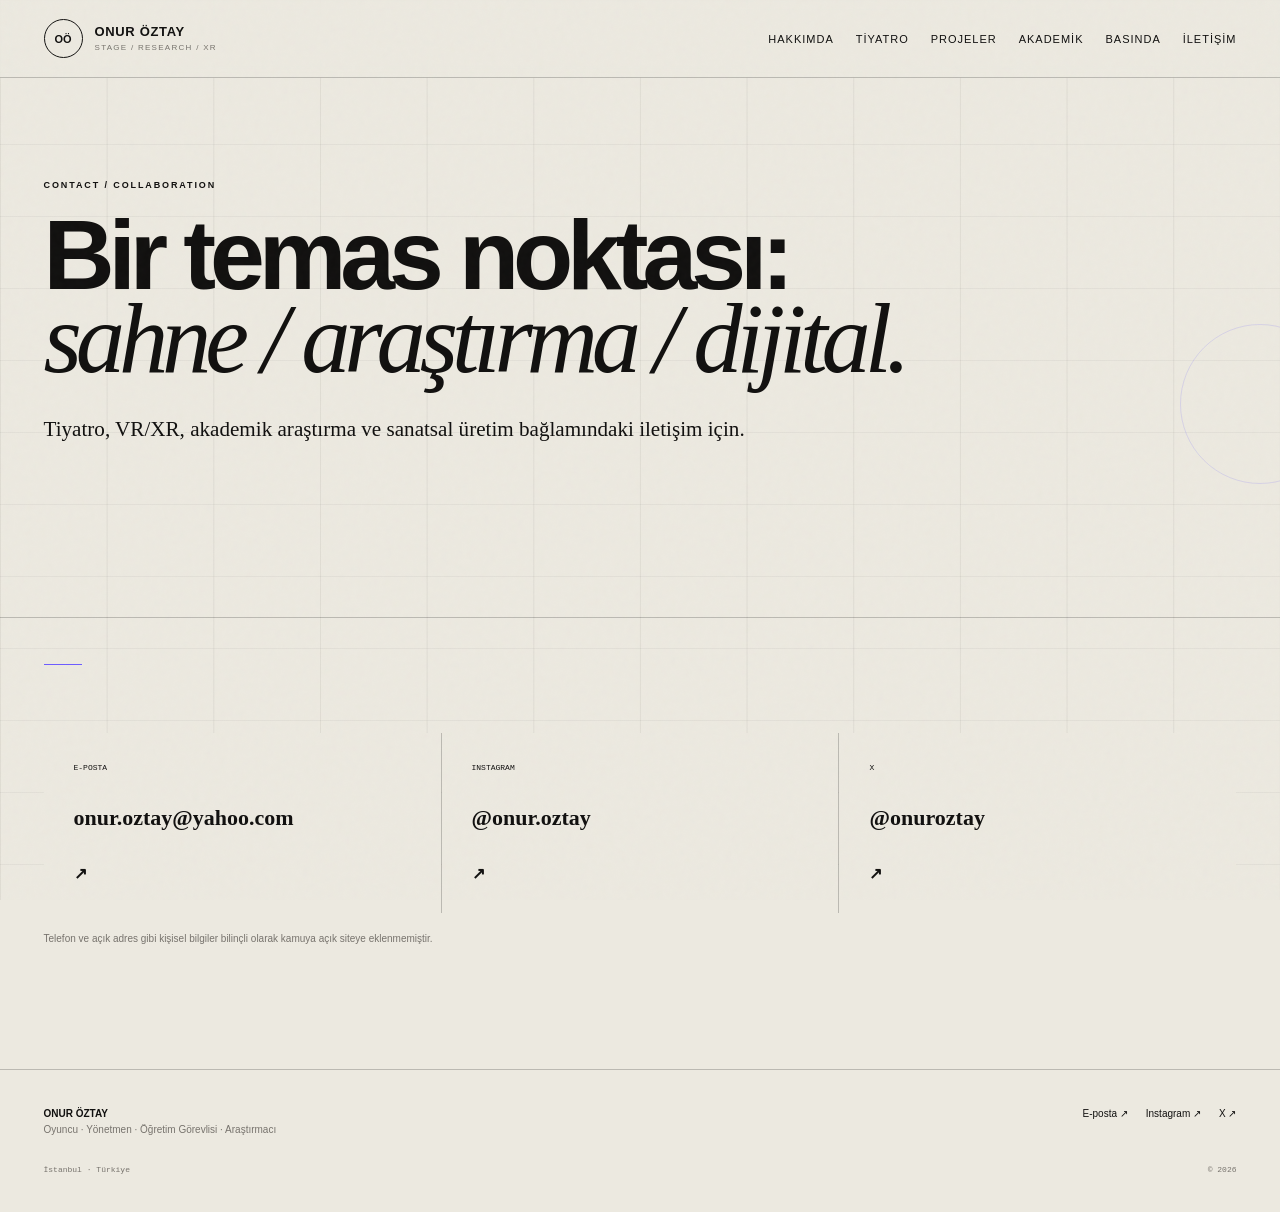
<file: contact.html>
<!doctype html>
<html lang="tr">
<head>
<meta charset="utf-8">
<meta name="viewport" content="width=device-width,initial-scale=1">
<meta name="theme-color" content="#11110f">
<meta name="author" content="Onur Öztay">
<link rel="icon" href="[data-uri]" type="image/svg+xml">
<style>

:root{
  --ink:#11100f; --paper:#ece9e0; --paper2:#d9d4c8; --ghost:#77736d;
  --acid:#6d5cff; --signal:#f04b2f; --electric:#62d8ff; --line:rgba(17,16,15,.22);
  --max:1440px; --pad:clamp(18px,3.4vw,54px);
}
*{box-sizing:border-box}
html{scroll-behavior:smooth}
body{margin:0;background:var(--paper);color:var(--ink);font-family:Arial,Helvetica,sans-serif;overflow-x:hidden}
a{color:inherit;text-decoration:none} img{display:block;max-width:100%}
em{font-family:Georgia,Times,serif;font-weight:400}
::selection{background:var(--acid);color:#fff}
.noise{position:fixed;inset:0;pointer-events:none;z-index:90;opacity:.06;background-image:url("data:image/svg+xml,%3Csvg viewBox='0 0 180 180' xmlns='http://www.w3.org/2000/svg'%3E%3Cfilter id='n'%3E%3CfeTurbulence type='fractalNoise' baseFrequency='.72' numOctaves='3' stitchTiles='stitch'/%3E%3C/filter%3E%3Crect width='100%25' height='100%25' filter='url(%23n)' opacity='.42'/%3E%3C/svg%3E")}
.viewport-grid{position:fixed;inset:0;pointer-events:none;z-index:-1;background-image:linear-gradient(to right,rgba(17,16,15,.055) 1px,transparent 1px),linear-gradient(to bottom,rgba(17,16,15,.04) 1px,transparent 1px);background-size:8.333vw 100%,100% 72px}
.cursor-orbit{position:fixed;width:160px;height:160px;border:1px solid rgba(109,92,255,.16);border-radius:50%;right:-60px;top:36vh;pointer-events:none;z-index:-1}
.site-header{height:78px;padding:0 var(--pad);display:flex;align-items:center;justify-content:space-between;border-bottom:1px solid var(--line);position:relative;z-index:50;background:rgba(236,233,224,.86);backdrop-filter:blur(12px)}
.brand{display:flex;align-items:center;gap:12px}.brand-disc{width:39px;height:39px;border:1px solid var(--ink);border-radius:50%;display:grid;place-items:center;font-size:11px;font-weight:800}.brand-stack{display:grid;line-height:1}.brand-stack b{font-size:13px;letter-spacing:.05em}.brand-stack small{margin-top:6px;font-size:8px;letter-spacing:.16em;color:var(--ghost)}
.site-nav{display:flex;gap:22px;font-size:11px;letter-spacing:.09em;text-transform:uppercase}.site-nav a{position:relative}.site-nav a:after{content:"";position:absolute;left:0;right:100%;bottom:-5px;height:1px;background:var(--acid);transition:.25s}.site-nav a:hover:after{right:0}
.menu-toggle{display:none;background:none;border:0;width:42px;height:42px}.menu-toggle span{display:block;border-top:1px solid var(--ink);margin:8px 0}

.hero{min-height:calc(100svh - 78px);padding:clamp(44px,7vw,108px) var(--pad) 34px;max-width:var(--max);margin:auto;display:grid;grid-template-columns:1.1fr .72fr;gap:clamp(30px,6vw,92px);align-items:center;position:relative}
.hero-copy{position:relative;z-index:2}.eyebrow,.section-index{font-size:9px;letter-spacing:.21em;text-transform:uppercase;font-weight:700}.hero-question{font-size:10px;letter-spacing:.14em;color:var(--acid);margin-top:28px}
.hero h1,.page-hero h1,.contact-hero h1{font-size:clamp(58px,7.7vw,126px);line-height:.84;letter-spacing:-.062em;margin:24px 0 34px;font-weight:800}.hero h1 em,.page-hero h1 em,.contact-hero h1 em{font-weight:400}
.lead{font-family:Georgia,Times,serif;font-size:clamp(18px,1.65vw,27px);line-height:1.42;max-width:760px}.actions{display:flex;gap:10px;margin-top:34px;flex-wrap:wrap}.button{padding:14px 16px;border:1px solid var(--ink);font-size:10px;letter-spacing:.12em;text-transform:uppercase}.button.primary{background:var(--ink);color:var(--paper)}.button:hover{background:var(--acid);border-color:var(--acid);color:#fff}
.hero-portrait{margin:0;position:relative;transform:rotate(1.3deg)}.hero-portrait:before{content:"LIVE / IMAGE / TRACE";position:absolute;left:-24px;top:22px;writing-mode:vertical-rl;font-size:8px;letter-spacing:.18em;color:var(--acid)}.hero-portrait img{width:100%;aspect-ratio:4/5;object-fit:cover;filter:grayscale(.65) contrast(1.08)}.hero-portrait figcaption{font-size:8px;letter-spacing:.15em;margin-top:9px}
.hero-foot{grid-column:1/-1;display:flex;justify-content:space-between;border-top:1px solid var(--line);padding-top:12px;font-size:8px;letter-spacing:.18em}.hero-coordinate{position:absolute;right:var(--pad);bottom:88px;font-family:monospace;font-size:8px;color:var(--ghost)}.hero-fragment{position:absolute;font-weight:900;letter-spacing:-.05em;opacity:.11;pointer-events:none}.fragment-a{font-size:clamp(55px,10vw,160px);left:-1vw;bottom:16vh;transform:rotate(-90deg);transform-origin:left bottom}.fragment-b{font-size:clamp(34px,6vw,90px);right:-2vw;top:10vh;color:var(--acid)}

.ticker{overflow:hidden;border-top:1px solid var(--line);border-bottom:1px solid var(--line);background:var(--ink);color:var(--paper);font-size:10px;letter-spacing:.2em;white-space:nowrap}.ticker div{padding:13px 0;animation:marquee 26s linear infinite;width:max-content}@keyframes marquee{to{transform:translateX(-50%)}}

.section{padding:clamp(76px,9vw,145px) var(--pad);max-width:var(--max);margin:auto;position:relative}.section:before{content:"";position:absolute;left:var(--pad);top:46px;width:38px;border-top:1px solid var(--acid)}
.split{display:grid;grid-template-columns:1.15fr .65fr;gap:clamp(34px,8vw,120px);margin-top:34px}.split h2,.section-head h2,.project-detail-grid h2,.apparatus-copy h2{font-size:clamp(42px,5.8vw,88px);line-height:.96;letter-spacing:-.05em;margin:0}.copy{font-family:Georgia,Times,serif;font-size:18px;line-height:1.55}.copy p:first-child{margin-top:0}.text-link{display:inline-block;margin-top:18px;font-family:Arial,sans-serif;font-size:10px;letter-spacing:.14em;text-transform:uppercase;border-bottom:1px solid}

.dark-band{max-width:none;background:var(--ink);color:var(--paper);padding-left:max(var(--pad),calc((100vw - var(--max))/2 + var(--pad)));padding-right:max(var(--pad),calc((100vw - var(--max))/2 + var(--pad)))}.dark-band:before{border-color:var(--electric)}
.section-head{display:flex;justify-content:space-between;align-items:end;gap:24px;margin:34px 0 48px}
.work-grid{display:grid;grid-template-columns:1.3fr .7fr;gap:16px}.work-card{position:relative;min-height:360px;overflow:hidden;background:#222}.work-card.large{grid-row:span 2}.work-card img{width:100%;height:100%;object-fit:cover;filter:grayscale(.45);transition:.5s}.work-card:hover img{transform:scale(1.025);filter:grayscale(0)}.work-overlay{position:absolute;inset:auto 0 0;padding:22px;background:linear-gradient(transparent,rgba(0,0,0,.78));color:#fff}.work-overlay span{font-size:8px;letter-spacing:.13em}.work-overlay h3{font-family:Georgia,Times,serif;font-size:clamp(25px,3vw,42px);margin:8px 0 3px}.work-overlay p{font-size:10px;letter-spacing:.12em;text-transform:uppercase}

.projects-preview .project-strips{margin-top:45px;border-top:1px solid var(--line)}.project-strips a{display:grid;grid-template-columns:56px 1fr 1fr 30px;gap:15px;align-items:center;padding:24px 0;border-bottom:1px solid var(--line)}.project-strips strong{font-family:Georgia,serif;font-size:clamp(25px,3vw,42px)}.project-strips small{color:var(--ghost);letter-spacing:.08em;text-transform:uppercase}

.statement{background:var(--acid);color:#fff;padding:58px var(--pad);max-width:none}.statement>span{font-size:9px;letter-spacing:.19em}.statement-grid{max-width:var(--max);margin:auto;display:grid;grid-template-columns:1.25fr .55fr;gap:50px;align-items:center}.statement blockquote{font-family:Georgia,serif;font-size:clamp(34px,5.2vw,72px);line-height:1.04;margin:30px 0}.statement-diagram{aspect-ratio:1;position:relative;border:1px solid rgba(255,255,255,.5);border-radius:50%}.statement-diagram i{position:absolute;font-style:normal;font-size:8px;letter-spacing:.12em}.statement-diagram i:nth-child(1){left:50%;top:-5px}.statement-diagram i:nth-child(2){right:-20px;top:50%}.statement-diagram i:nth-child(3){left:50%;bottom:-5px}.statement-diagram i:nth-child(4){left:-20px;top:50%}.statement-diagram b{position:absolute;inset:22%;border:1px dashed #fff;transform:rotate(45deg)}

.page-hero,.contact-hero{padding:clamp(68px,8vw,125px) var(--pad) 80px;max-width:var(--max);margin:auto;border-bottom:1px solid var(--line)}.page-hero.compact{padding-bottom:50px}.page-hero .lead{max-width:920px}.page-hero:after{content:"// DOCUMENT / TRACE / 2026";display:block;margin-top:45px;font:8px monospace;color:var(--ghost)}
.bio-layout{display:grid;grid-template-columns:.72fr 1fr;gap:clamp(36px,8vw,110px);align-items:start}.bio-photo{margin:0;position:sticky;top:100px}.bio-photo img{filter:grayscale(.65);transform:rotate(-1.2deg)}.bio-text{font-family:Georgia,Times,serif;font-size:18px;line-height:1.6}.bio-text .lead{font-size:clamp(23px,2.7vw,38px)}
.light{background:var(--paper2);max-width:none;padding-left:max(var(--pad),calc((100vw - var(--max))/2 + var(--pad)));padding-right:max(var(--pad),calc((100vw - var(--max))/2 + var(--pad)))}
.timeline{margin-top:46px;border-top:1px solid var(--line)}.timeline article,.credit-list article{display:grid;grid-template-columns:150px 1fr;gap:25px;border-bottom:1px solid var(--line);padding:26px 0}.timeline time,.credit-list time{font:10px monospace;color:var(--acid)}.timeline h3,.credit-list h3{font-family:Georgia,serif;font-size:26px;margin:0}.timeline p,.credit-list p{margin:6px 0 0;color:var(--ghost)}
.postdramatic-statement{overflow:hidden}.apparatus-grid{display:grid;grid-template-columns:.75fr 1.15fr;gap:50px;align-items:center;min-height:520px}.apparatus-word{font-size:clamp(55px,9vw,150px);font-weight:900;letter-spacing:-.07em;writing-mode:vertical-rl;transform:rotate(180deg);color:rgba(17,16,15,.11)}.apparatus-copy p{font-family:Georgia,serif;font-size:20px;max-width:700px}.apparatus-axis{grid-column:1/-1;display:flex;align-items:center;gap:14px;font:8px monospace;letter-spacing:.16em}.apparatus-axis b{height:1px;background:linear-gradient(90deg,var(--signal),var(--acid),var(--electric));flex:1;position:relative}.apparatus-axis b:after{content:"";width:10px;height:10px;border:1px solid var(--acid);border-radius:50%;position:absolute;left:62%;top:-5px;background:var(--paper)}
.encounter-cloud{display:flex;flex-wrap:wrap;gap:0;margin-top:40px;border-top:1px solid var(--line);border-left:1px solid var(--line)}.encounter-cloud span{font-family:Georgia,serif;font-size:clamp(20px,2.2vw,34px);padding:20px 24px;border-right:1px solid var(--line);border-bottom:1px solid var(--line);background:rgba(255,255,255,.14)}.encounter-cloud span:nth-child(3n){transform:translateY(10px)}.encounter-cloud span:nth-child(4n){color:var(--acid)}

.theatre-feature{padding-top:60px;padding-bottom:60px}.feature-grid{display:grid;grid-template-columns:1fr 1fr;gap:clamp(35px,7vw,90px);align-items:center}.feature-grid.reverse img{order:-1}.feature-grid img{aspect-ratio:4/3;object-fit:cover;filter:grayscale(.55)}.feature-grid h2{font-size:clamp(42px,6vw,80px);line-height:.94;letter-spacing:-.05em}.tags{display:flex;gap:8px;flex-wrap:wrap;margin-top:20px}.tags span{border:1px solid var(--line);padding:8px 10px;font-size:8px;letter-spacing:.12em;text-transform:uppercase}.gallery-row{display:grid;grid-template-columns:1.1fr .9fr .8fr;gap:12px;margin-bottom:40px}.gallery-row figure{margin:0}.gallery-row img{aspect-ratio:4/3;object-fit:cover;filter:grayscale(.45)}.gallery-row figcaption{font:9px monospace;margin-top:8px}.compact-list{margin-top:35px}.role-score{display:flex;gap:0;margin-top:44px;border:1px solid var(--line);width:max-content;max-width:100%;overflow:auto}.role-score span{padding:10px 14px;border-right:1px solid var(--line);font-size:8px;letter-spacing:.12em;white-space:nowrap}
.media-grid{display:grid;grid-template-columns:1fr 1fr;gap:14px}.media-grid figure{margin:0}.media-grid img{aspect-ratio:16/10;object-fit:cover;filter:grayscale(.55)}.media-grid figcaption{display:flex;justify-content:space-between;margin-top:8px;font-size:10px}.mini-credits{display:flex;flex-wrap:wrap;gap:8px;margin-top:35px}.mini-credits span{border:1px solid rgba(255,255,255,.25);padding:9px 11px;font-size:9px}

.project-legend{display:flex;gap:0;margin-top:35px;width:max-content;max-width:100%;overflow:auto;border:1px solid var(--line)}.project-legend span{padding:9px 14px;border-right:1px solid var(--line);font:8px monospace}
.project-cards{display:grid;grid-template-columns:repeat(2,1fr);gap:1px;background:var(--line);border:1px solid var(--line)}.project-card{background:var(--paper);display:grid;grid-template-columns:.75fr 1.25fr;min-height:290px}.project-card>div:last-child{padding:28px}.project-card small{font-size:8px;letter-spacing:.12em;color:var(--ghost)}.project-card h2{font-family:Georgia,serif;font-size:clamp(28px,3.2vw,50px);line-height:.98;margin:45px 0 12px}.project-card p{font-family:Georgia,serif;font-size:16px;line-height:1.5}
.project-art{position:relative;overflow:hidden;background:#171717;color:#fff;min-height:220px}.project-art:before,.project-art:after{content:"";position:absolute;border:1px solid currentColor;opacity:.35}.project-art:before{width:70%;height:70%;left:15%;top:15%;transform:rotate(18deg)}.project-art:after{width:38%;height:38%;left:30%;top:30%;border-radius:50%}.project-art span{position:absolute;left:15px;top:15px;font:8px monospace;letter-spacing:.14em;z-index:2}.project-art i{position:absolute;left:0;right:0;top:50%;height:1px;background:currentColor;opacity:.5}.project-art.xlimbo{background:linear-gradient(145deg,#0e0e10,#312a80);color:#8be7ff}.project-art.hezarfen{background:linear-gradient(160deg,#d9d1bd,#4f7192);color:#181818}.project-art.karagoz,.project-art.karagoz3005{background:radial-gradient(circle at 55% 45%,#e7c257 0 13%,#151515 14% 100%);color:#f3e4a9}.project-art.mahalle{background:linear-gradient(135deg,#d7d1c1,#e15b3d);color:#222}.project-art.gs{background:linear-gradient(135deg,#7e0914,#f0a31b);color:#fff}.project-art.lab{background:linear-gradient(135deg,#080808,#444);color:#fff}
.project-detail-hero{max-width:var(--max);margin:auto;padding:90px var(--pad);display:grid;grid-template-columns:1.15fr .85fr;gap:70px;align-items:center}.project-detail-hero h1{font-size:clamp(54px,8vw,112px);line-height:.87;letter-spacing:-.06em;margin:20px 0}.detail-art{min-height:520px;box-shadow:28px 28px 0 rgba(109,92,255,.13)}.wire-a,.wire-b{position:absolute!important;display:block;border:1px dashed currentColor;opacity:.45}.wire-a{inset:12%;transform:perspective(300px) rotateX(58deg) rotateZ(18deg)}.wire-b{inset:24%;border-radius:50%;transform:translateZ(20px)}.depth-label{position:absolute;right:10px;bottom:10px;font:8px monospace;font-style:normal;opacity:.75}.project-detail-grid{display:grid;grid-template-columns:.85fr 1.15fr;gap:80px}.big-note{font-family:Georgia,serif;font-size:clamp(24px,3vw,42px);max-width:1000px}

.research-map-section{background:#111;color:#eee;max-width:none;padding-left:max(var(--pad),calc((100vw - var(--max))/2 + var(--pad)));padding-right:max(var(--pad),calc((100vw - var(--max))/2 + var(--pad)))}.research-map{height:500px;max-width:1000px;margin:50px auto 0;position:relative;border:1px solid rgba(255,255,255,.18);background:linear-gradient(rgba(255,255,255,.04) 1px,transparent 1px),linear-gradient(90deg,rgba(255,255,255,.04) 1px,transparent 1px);background-size:50px 50px}.research-map .node{position:absolute;padding:9px 12px;border:1px solid rgba(255,255,255,.4);font:9px monospace;background:#111}.n1{left:8%;top:16%}.n2{right:12%;top:20%;color:#8be7ff}.n3{left:44%;top:44%;color:#ff725d}.n4{left:15%;bottom:15%}.n5{right:16%;bottom:13%}.research-map .line{position:absolute;height:1px;background:rgba(255,255,255,.32);transform-origin:left}.l1{width:45%;left:15%;top:21%;transform:rotate(20deg)}.l2{width:38%;left:50%;top:48%;transform:rotate(-35deg)}.l3{width:36%;left:20%;top:75%;transform:rotate(-30deg)}.l4{width:34%;left:48%;top:48%;transform:rotate(42deg)}

.press-list{display:grid;grid-template-columns:repeat(2,1fr);gap:1px;background:var(--line);border:1px solid var(--line)}.press-list a{background:var(--paper);padding:28px;min-height:280px}.press-list span{font:8px monospace;color:var(--acid)}.press-list h2{font-family:Georgia,serif;font-size:clamp(26px,3vw,45px);margin:55px 0 15px}.press-list p{font-family:Georgia,serif;line-height:1.5}.press-list b{font-size:9px;letter-spacing:.1em}
.contact-hero{min-height:60vh}.contact-cards{display:grid;grid-template-columns:repeat(3,1fr);gap:1px;background:var(--line)}.contact-cards a{background:var(--paper);padding:30px;min-height:180px;display:grid;align-content:space-between}.contact-cards span{font:8px monospace}.contact-cards strong{font-family:Georgia,serif;font-size:22px}.privacy-note{font-size:10px;color:var(--ghost);margin-top:20px}

.site-footer{max-width:var(--max);margin:auto;border-top:1px solid var(--line);padding:38px var(--pad);display:grid;grid-template-columns:1fr auto;gap:30px;font-size:10px}.site-footer>div:first-child strong,.site-footer>div:first-child span{display:block}.site-footer>div:first-child span{color:var(--ghost);margin-top:5px}.footer-social{display:flex;gap:18px}.footer-meta{grid-column:1/-1;display:flex;justify-content:space-between;color:var(--ghost);font:8px monospace}

@media(max-width:900px){
 .site-nav{display:none;position:absolute;left:0;right:0;top:78px;background:var(--paper);padding:26px var(--pad);border-bottom:1px solid var(--line);flex-direction:column;font-size:22px;z-index:40}.site-nav.open{display:flex}.menu-toggle{display:block}
 .hero{grid-template-columns:1fr;padding-top:56px}.hero-portrait{max-width:72vw;margin-left:auto}.hero-fragment{display:none}
 .split,.bio-layout,.apparatus-grid,.feature-grid,.project-detail-grid,.project-detail-hero{grid-template-columns:1fr}
 .bio-photo{position:relative;top:auto;max-width:70vw}
 .apparatus-word{writing-mode:initial;transform:none;font-size:18vw}
 .statement-grid{grid-template-columns:1fr}.statement-diagram{max-width:260px}
 .project-cards{grid-template-columns:1fr}.project-card{grid-template-columns:.65fr 1.35fr}
 .work-grid{grid-template-columns:1fr 1fr}.work-card.large{grid-column:1/-1;grid-row:auto}
}
@media(max-width:620px){
 :root{--pad:18px}.site-header{height:68px}.site-nav{top:68px}.brand-stack small{display:none}
 .hero{min-height:auto;padding-bottom:26px}.hero h1,.page-hero h1,.contact-hero h1{font-size:clamp(51px,16vw,78px);line-height:.88}
 .hero-portrait{max-width:86vw}.hero-foot{font-size:7px}.hero-coordinate{display:none}
 .section{padding-top:78px;padding-bottom:78px}.section:before{top:30px}
 .split h2,.section-head h2,.apparatus-copy h2{font-size:42px}
 .section-head{display:block}.section-head .text-link{margin-top:15px}
 .work-grid,.gallery-row,.media-grid,.press-list,.contact-cards{grid-template-columns:1fr}
 .project-strips a{grid-template-columns:36px 1fr 22px}.project-strips small{grid-column:2/3}.project-card{grid-template-columns:1fr}.project-card .project-art{min-height:160px}.project-card h2{margin-top:24px}
 .timeline article,.credit-list article{grid-template-columns:86px 1fr;gap:15px}.timeline h3,.credit-list h3{font-size:22px}
 .feature-grid.reverse img{order:0}.feature-grid img{aspect-ratio:1.1}
 .detail-art{min-height:320px}.research-map{height:430px}.statement{padding-left:18px;padding-right:18px}
 .contact-cards a{min-height:140px}.site-footer{grid-template-columns:1fr}.footer-social{flex-wrap:wrap}.footer-meta{grid-column:auto}
}


/* MASTER v2 — deeper editorial / postdramatic layers */
.project-archive-section{border-top:1px solid var(--line)}
.archive-intro{display:grid;grid-template-columns:1.1fr .7fr;gap:60px;margin-top:35px;align-items:end}
.archive-intro h2{font-size:clamp(40px,5.4vw,78px);line-height:.98;letter-spacing:-.045em;margin:0}
.archive-intro p{font-family:Georgia,serif;font-size:17px;line-height:1.55}
.archive-projects{border-top:1px solid var(--line);margin-top:45px}
.archive-projects a{display:grid;grid-template-columns:150px 1fr 30px;gap:20px;align-items:center;padding:24px 0;border-bottom:1px solid var(--line)}
.archive-projects span{font:8px monospace;color:var(--ghost)}
.archive-projects strong{font-family:Georgia,serif;font-size:clamp(24px,3vw,40px)}

.project-apparatus-section{overflow:hidden}
.project-apparatus{margin-top:45px;min-height:480px;border:1px solid var(--line);position:relative;padding:42px;background:linear-gradient(135deg,rgba(255,255,255,.16),rgba(109,92,255,.05))}
.apparatus-stage{display:grid;grid-template-columns:auto 1fr auto 1fr auto;align-items:center;gap:15px;margin-top:120px;font:9px monospace;letter-spacing:.12em}
.apparatus-stage i{height:1px;background:linear-gradient(90deg,var(--signal),var(--acid),var(--electric));position:relative}
.apparatus-stage i:after{content:"";position:absolute;right:0;top:-4px;width:8px;height:8px;border:1px solid currentColor;border-radius:50%;background:var(--paper)}
.apparatus-depth{position:absolute;right:6%;top:40px;width:240px;height:180px;perspective:400px}
.apparatus-depth b{position:absolute;inset:20px;border:1px solid rgba(17,16,15,.25);transform:rotateX(58deg) rotateZ(25deg)}
.apparatus-depth b:nth-child(2){inset:45px}.apparatus-depth b:nth-child(3){inset:70px}
.apparatus-depth em{position:absolute;right:0;bottom:0;font:8px monospace;font-style:normal;color:var(--ghost)}
.project-apparatus>p{position:absolute;left:42px;bottom:35px;max-width:570px;font-family:Georgia,serif;font-size:20px;line-height:1.45}
.apparatus-xlimbo{background:linear-gradient(135deg,#0e0e12,#2c2864);color:#eee}.apparatus-xlimbo .apparatus-stage i{background:linear-gradient(90deg,#ff725d,#6d5cff,#62d8ff)}
.apparatus-hezarfen{background:linear-gradient(150deg,#ddd4c3,#aec6dc)}
.apparatus-karagoz3005{background:radial-gradient(circle at 78% 35%,rgba(232,194,73,.55),transparent 18%),#181818;color:#eee}
.apparatus-karagoz{background:linear-gradient(145deg,#1b1710,#c49b38);color:#f5ead0}
.apparatus-tiyatrolab{background:linear-gradient(135deg,#e9e5dc,#9b9b9b)}

.thesis-section{background:var(--paper2);max-width:none;padding-left:max(var(--pad),calc((100vw - var(--max))/2 + var(--pad)));padding-right:max(var(--pad),calc((100vw - var(--max))/2 + var(--pad)))}
.thesis-layout{display:grid;grid-template-columns:.45fr 1.4fr;gap:70px;align-items:start;margin-top:40px}
.thesis-index{font-size:clamp(65px,10vw,155px);font-weight:900;letter-spacing:-.08em;line-height:.72;color:rgba(17,16,15,.1)}
.thesis-copy h2{font-size:clamp(34px,4.5vw,67px);line-height:1;letter-spacing:-.04em;margin:0}
.thesis-copy>p{font-family:Georgia,serif;font-size:19px;line-height:1.55;max-width:760px}
.thesis-axis{display:flex;align-items:center;gap:14px;font:8px monospace;margin-top:45px}
.thesis-axis b{height:1px;background:var(--ink);flex:1;position:relative}
.thesis-axis i{position:absolute;width:14px;height:14px;border-radius:50%;border:1px solid var(--acid);left:57%;top:-7px;background:var(--paper2)}

.academic-trace{margin-top:45px;border-left:1px solid var(--line);padding-left:28px}
.academic-trace article{position:relative;display:grid;grid-template-columns:130px 1fr;gap:25px;padding:0 0 38px}
.academic-trace article:before{content:"";position:absolute;left:-34px;top:5px;width:10px;height:10px;border:1px solid var(--acid);border-radius:50%;background:var(--paper)}
.academic-trace time{font:9px monospace;color:var(--acid)}
.academic-trace h3{font-family:Georgia,serif;font-size:25px;margin:0}
.academic-trace p{margin:7px 0 0;color:var(--ghost)}

.press-map-section{background:var(--paper2);max-width:none;padding-left:max(var(--pad),calc((100vw - var(--max))/2 + var(--pad)));padding-right:max(var(--pad),calc((100vw - var(--max))/2 + var(--pad)))}
.press-map{height:360px;position:relative;margin-top:40px;border:1px solid var(--line);overflow:hidden}
.press-map span{position:absolute;font:9px monospace;border:1px solid var(--ink);padding:8px 10px;background:var(--paper2);z-index:2}
.pm-stage{left:8%;top:20%}.pm-academic{right:12%;top:18%;color:var(--acid)}.pm-audio{left:38%;bottom:16%}.pm-archive{right:8%;bottom:20%}
.press-map i{position:absolute;left:15%;top:27%;width:65%;height:1px;background:var(--ink);transform-origin:left}
.press-map i:nth-of-type(1){transform:rotate(8deg)}.press-map i:nth-of-type(2){transform:rotate(35deg);width:36%}.press-map i:nth-of-type(3){left:45%;top:75%;width:42%;transform:rotate(-18deg)}

.trace-section{overflow:hidden}
.trace-line{display:flex;gap:0;margin-top:45px;min-width:max-content;border-top:1px solid var(--line);border-bottom:1px solid var(--line)}
.trace-line article{width:230px;padding:24px 20px 28px;border-right:1px solid var(--line);display:grid;gap:9px}
.trace-line time{font:9px monospace;color:var(--acid)}
.trace-line strong{font-family:Georgia,serif;font-size:23px;line-height:1.05}
.trace-line span{font-size:8px;letter-spacing:.1em;color:var(--ghost);text-transform:uppercase}

@media(max-width:760px){
 .archive-intro,.thesis-layout{grid-template-columns:1fr}
 .archive-projects a{grid-template-columns:100px 1fr 20px}
 .project-apparatus{min-height:430px;padding:24px}
 .apparatus-stage{grid-template-columns:1fr;gap:8px;margin-top:140px}
 .apparatus-stage i{width:1px;height:30px;margin-left:12px;background:linear-gradient(var(--signal),var(--acid),var(--electric))}
 .apparatus-depth{width:180px;height:140px;right:0}
 .project-apparatus>p{left:24px;right:24px;bottom:24px;font-size:17px}
 .academic-trace article{grid-template-columns:85px 1fr}
 .trace-section{overflow:auto}
}

/* MASTER v3 — source-audited archive */
.audited-archive{max-width:none;padding-left:max(var(--pad),calc((100vw - var(--max))/2 + var(--pad)));padding-right:max(var(--pad),calc((100vw - var(--max))/2 + var(--pad)));background:#d8d3c7}
.archive-columns{display:grid;grid-template-columns:1fr 1fr;gap:1px;background:var(--line);border:1px solid var(--line);margin-top:42px}
.archive-columns>div{background:var(--paper);padding:30px}
.archive-columns>div>h2{font-size:clamp(30px,4vw,55px);letter-spacing:-.04em;margin:0 0 30px}
.archive-columns .credit-list article{grid-template-columns:100px 1fr}
.credit-list article.corrected{background:rgba(109,92,255,.07);margin:0 -15px;padding-left:15px;padding-right:15px}
.credit-list article.corrected small{font:8px monospace;color:var(--acid);letter-spacing:.08em}
.publication-grid{display:grid;grid-template-columns:1fr 1fr;gap:1px;background:var(--line);border:1px solid var(--line);margin-top:42px}
.publication-grid article{background:var(--paper);padding:34px}
.publication-grid span{font:8px monospace;color:var(--acid)}
.publication-grid h2{font-family:Georgia,serif;font-size:clamp(25px,3vw,42px);line-height:1.08;margin:40px 0 18px}
.publication-grid p{font-family:Georgia,serif;line-height:1.55}
.source-discipline{font:9px monospace;color:var(--ghost);margin-top:18px}
.film-trace{display:grid;grid-template-columns:1.2fr .8fr;gap:60px;align-items:end;margin-top:40px}
.film-trace h2{font-size:clamp(42px,6vw,84px);letter-spacing:-.05em;line-height:.95;margin:10px 0 18px}
.film-trace p{font-family:Georgia,serif;font-size:18px;max-width:700px}
.festival-stack{display:grid;border-top:1px solid var(--line)}
.festival-stack span{padding:14px 0;border-bottom:1px solid var(--line);font:9px monospace}
@media(max-width:760px){.archive-columns,.publication-grid,.film-trace{grid-template-columns:1fr}.archive-columns>div{padding:20px}.archive-columns .credit-list article{grid-template-columns:80px 1fr}}

/* MASTER v4 — portfolio-image mapped archive */
.archive-intro{display:grid;grid-template-columns:1.25fr .75fr;gap:50px;align-items:end;margin:36px 0}
.archive-intro h2{font-size:clamp(44px,7vw,110px);line-height:.87;letter-spacing:-.065em;margin:0}
.archive-intro h2 em{font-family:Georgia,serif;font-weight:400}
.archive-intro p{font-family:Georgia,serif;font-size:17px;line-height:1.6}
.visual-archive-grid{display:grid;grid-template-columns:repeat(3,1fr);gap:1px;background:var(--line);border:1px solid var(--line)}
.visual-archive-grid figure{margin:0;background:#111;position:relative;overflow:hidden;min-height:340px}
.visual-archive-grid figure.va-wide{grid-column:span 2}
.visual-archive-grid img{width:100%;height:100%;min-height:340px;object-fit:cover;display:block;filter:saturate(.82) contrast(1.03)}
.visual-archive-grid figcaption{position:absolute;left:0;right:0;bottom:0;padding:18px;background:linear-gradient(transparent,rgba(0,0,0,.88));color:#fff;display:grid;gap:4px}
.visual-archive-grid figcaption b{font-family:Georgia,serif;font-size:24px}
.visual-archive-grid figcaption span{font:9px monospace;letter-spacing:.06em}
.teaching-grid,.source-media-grid{display:grid;grid-template-columns:repeat(3,1fr);gap:1px;background:var(--line);border:1px solid var(--line);margin-top:36px}
.teaching-grid figure,.source-media-grid figure{margin:0;background:#111}
.teaching-grid img,.source-media-grid img{width:100%;height:360px;object-fit:cover;display:block}
.teaching-grid figcaption,.source-media-grid figcaption{padding:14px 16px;background:var(--paper);font:9px monospace}
.source-media-grid .sm-wide{grid-column:span 2}
.public-link-grid{display:grid;grid-template-columns:repeat(3,1fr);gap:1px;background:var(--line);border:1px solid var(--line);margin-top:36px}
.public-link-grid a{background:var(--paper);padding:28px;text-decoration:none;color:inherit;min-height:260px;display:flex;flex-direction:column;justify-content:space-between}
.public-link-grid a:hover{background:var(--ink);color:var(--paper)}
.public-link-grid span{font:8px monospace;color:var(--acid)}
.public-link-grid h2{font-family:Georgia,serif;font-size:34px;line-height:1;margin:30px 0 15px}
.public-link-grid p{font-family:Georgia,serif;line-height:1.45}
@media(max-width:760px){
 .archive-intro,.visual-archive-grid,.teaching-grid,.source-media-grid,.public-link-grid{grid-template-columns:1fr}
 .visual-archive-grid figure.va-wide,.source-media-grid .sm-wide{grid-column:auto}
 .visual-archive-grid figure,.visual-archive-grid img{min-height:280px}
 .teaching-grid img,.source-media-grid img{height:280px}
}

/* MASTER v5 — projects as postdramatic field, not marketing cards */
.project-manifesto-hero{min-height:82vh;padding:clamp(70px,10vw,150px) var(--pad) 60px;max-width:var(--max);margin:auto;display:grid;grid-template-columns:.5fr 2fr 1fr;gap:35px;align-items:end;border-bottom:1px solid var(--line)}
.pmh-code{font:8px monospace;color:var(--acid);align-self:start;writing-mode:vertical-rl}
.pmh-title>span{font:10px monospace;letter-spacing:.22em}.pmh-title>i{font-style:normal;margin:0 12px;color:var(--signal)}
.pmh-title h1{font-size:clamp(64px,10.5vw,168px);line-height:.78;letter-spacing:-.078em;margin:35px 0 0;font-weight:900}
.pmh-title h1 em{display:block;font-family:Georgia,serif;font-weight:400}
.pmh-note{font-family:Georgia,serif;font-size:18px;line-height:1.52}.pmh-note .project-legend{margin-top:40px}
.project-field{max-width:var(--max);margin:auto;padding:0 var(--pad);display:grid;grid-template-columns:repeat(12,1fr);gap:1px;background:var(--line)}
.field-project{background:var(--paper);min-height:560px;padding:30px;position:relative;overflow:hidden;display:flex;flex-direction:column;border:1px solid var(--line);margin:-1px 0 0 -1px}
.fp-xlimbo{grid-column:span 7;background:#101014;color:#ece9e0}.fp-hezarfen{grid-column:span 5;background:#d7d0c3}
.fp-k3005{grid-column:span 5;background:#171410;color:#eee}.fp-karagoz{grid-column:span 7;background:#cdb47a}
.fp-lab{grid-column:2/span 10;background:#e7e2d9}
.fp-index{position:absolute;right:20px;top:10px;font-size:clamp(70px,8vw,120px);font-weight:900;letter-spacing:-.08em;opacity:.08}
.fp-kicker{font:8px monospace;letter-spacing:.1em;color:var(--acid);margin-bottom:auto}
.field-project h2{font-size:clamp(44px,5.4vw,82px);line-height:.85;letter-spacing:-.06em;margin:80px 0 20px}.field-project h2 em{font-family:Georgia,serif;font-weight:400}
.field-project p{font-family:Georgia,serif;font-size:17px;line-height:1.45;max-width:580px}
.fp-arrow{position:absolute;right:24px;bottom:18px;font-style:normal;font-size:40px}
.fp-diagram{height:170px;position:relative;margin-top:40px;border-top:1px solid currentColor}
.fp-diagram b{position:absolute;border:1px solid currentColor;width:105px;height:105px;border-radius:50%;top:32px;opacity:.55}.fp-diagram b:nth-child(1){left:0}.fp-diagram b:nth-child(2){left:80px}.fp-diagram b:nth-child(3){left:160px}
.fp-diagram span{position:absolute;bottom:0;font:8px monospace}.fp-diagram span:nth-of-type(1){left:0}.fp-diagram span:nth-of-type(2){left:100px}.fp-diagram span:nth-of-type(3){left:205px}
.flight-axis,.lab-scores{display:flex;align-items:center;gap:12px;margin-top:55px;font:8px monospace}.flight-axis b{height:1px;flex:1;background:currentColor}.flight-axis i{font-size:32px;font-style:normal;color:var(--signal)}
.shadow-apparatus{margin-top:50px;display:grid;grid-template-columns:auto 1fr auto;align-items:center;gap:15px;font:8px monospace}.shadow-apparatus div{height:100px;background:repeating-linear-gradient(90deg,transparent 0 14px,currentColor 15px 16px);opacity:.18;transform:skewX(-22deg)}
.route-grid{height:160px;position:relative;margin-top:45px;border:1px solid currentColor}.route-grid i{position:absolute;height:1px;background:currentColor;left:10%;width:75%;top:50%;transform-origin:left}.route-grid i:nth-child(1){transform:rotate(10deg)}.route-grid i:nth-child(2){transform:rotate(-17deg)}.route-grid i:nth-child(3){transform:rotate(35deg);width:50%}.route-grid i:nth-child(4){transform:rotate(-38deg);width:48%}.route-grid span{position:absolute;font:8px monospace}.route-grid span:nth-of-type(1){left:8px;bottom:8px}.route-grid span:nth-of-type(2){right:8px;top:8px}
.lab-scores{justify-content:space-between;border-top:1px solid currentColor;padding-top:30px;font-size:11px}.lab-scores b{font-size:25px;font-weight:400;color:var(--signal)}
.project-method{background:var(--paper2);max-width:none;padding-left:max(var(--pad),calc((100vw - var(--max))/2 + var(--pad)));padding-right:max(var(--pad),calc((100vw - var(--max))/2 + var(--pad)))}
.method-grid{display:grid;grid-template-columns:1.4fr .6fr;gap:60px;margin-top:42px}.method-grid h2{font-size:clamp(45px,6.5vw,100px);line-height:.9;letter-spacing:-.06em;margin:0}.method-grid h2 em{font-family:Georgia,serif;font-weight:400}
.method-copy{font-family:Georgia,serif;font-size:18px;line-height:1.55}.method-axes{margin-top:35px;border-top:1px solid var(--line)}.method-axes span{display:block;padding:12px 0;border-bottom:1px solid var(--line);font:8px monospace}
.question-grid{display:grid;grid-template-columns:repeat(3,1fr);gap:1px;background:var(--line);border:1px solid var(--line);margin-top:40px}.question-grid article{background:var(--paper2);padding:30px;min-height:300px;display:flex;flex-direction:column;justify-content:space-between}.question-grid span{font:9px monospace;color:var(--acid)}.question-grid p{font-family:Georgia,serif;font-size:clamp(22px,2.4vw,35px);line-height:1.15}
.component-grid{display:grid;grid-template-columns:repeat(3,1fr);gap:1px;background:var(--line);border:1px solid var(--line);margin-top:40px}.component-grid article{background:var(--paper);padding:25px;min-height:180px;display:grid;grid-template-columns:auto 1fr;column-gap:18px;align-content:start}.component-grid article>span{font:8px monospace;color:var(--ghost)}.component-grid b{font-size:18px;letter-spacing:.05em}.component-grid p{grid-column:2;font-family:Georgia,serif;line-height:1.4}
.fact-strip{display:grid;grid-template-columns:repeat(4,1fr);gap:1px;background:var(--line);border:1px solid var(--line);margin-top:45px}.fact-strip div{background:var(--paper2);padding:24px;min-height:130px;display:flex;flex-direction:column;justify-content:space-between}.fact-strip strong{font-size:clamp(24px,3vw,44px);letter-spacing:-.05em}.fact-strip span{font:8px monospace;color:var(--ghost);letter-spacing:.09em}
@media(max-width:760px){
 .project-manifesto-hero{grid-template-columns:1fr;padding-top:70px;min-height:auto}.pmh-code{writing-mode:horizontal-tb}.pmh-title h1{font-size:clamp(58px,18vw,100px)}
 .field-project,.fp-xlimbo,.fp-hezarfen,.fp-k3005,.fp-karagoz,.fp-lab{grid-column:1/-1;min-height:500px}
 .project-field{grid-template-columns:1fr}.method-grid,.question-grid,.component-grid,.fact-strip{grid-template-columns:1fr}
 .question-grid article{min-height:220px}.component-grid article{min-height:140px}.method-grid{gap:30px}
}

/* MASTER v6 — academic page as research field */
.academic-hero{min-height:88vh;max-width:var(--max);margin:auto;padding:clamp(80px,11vw,160px) var(--pad) 65px;display:grid;grid-template-columns:.25fr 1.8fr .8fr;gap:40px;align-items:end;border-bottom:1px solid var(--line)}
.academic-sidecode{font:8px monospace;color:var(--acid);writing-mode:vertical-rl;align-self:start}
.academic-title h1{font-size:clamp(72px,11vw,175px);line-height:.72;letter-spacing:-.085em;margin:25px 0 0;font-weight:900}.academic-title h1 em{font-family:Georgia,serif;font-weight:400}
.academic-intro{font-family:Georgia,serif;font-size:19px;line-height:1.5}.research-axis{margin-top:45px;display:flex;gap:10px;align-items:center;font:8px monospace}.research-axis b{color:var(--signal);font-size:18px}
.status-grid{display:grid;grid-template-columns:repeat(2,1fr);gap:1px;background:var(--line);border:1px solid var(--line);margin-top:40px}.status-grid article{background:var(--paper);padding:30px;min-height:250px}.status-grid span,.formation-grid span{font:8px monospace;color:var(--acid)}.status-grid h2{font-size:clamp(28px,3vw,45px);line-height:.95;letter-spacing:-.045em;margin:60px 0 14px}.status-grid p{font-family:Georgia,serif;font-size:17px}
.research-field{display:grid;grid-template-columns:1.15fr .85fr;gap:70px}.research-field>.section-index{grid-column:1/-1}
.constellation{height:560px;border:1px solid var(--line);position:relative;overflow:hidden;background:radial-gradient(circle at center,rgba(184,255,0,.09),transparent 38%)}
.constellation-core{position:absolute;left:50%;top:50%;transform:translate(-50%,-50%);width:190px;height:190px;border:1px solid;display:grid;place-content:center;text-align:center;font-weight:900;font-size:25px;line-height:.85;z-index:2;transform-origin:center}.constellation-core em{font-family:Georgia,serif;font-weight:400}
.node{position:absolute;border:1px solid;padding:10px;font:8px monospace;background:var(--paper2);z-index:2}.n1{left:5%;top:10%}.n2{right:8%;top:15%}.n3{left:9%;bottom:18%}.n4{right:7%;bottom:11%}.n5{left:40%;top:5%}.n6{left:42%;bottom:4%}
.constellation .line{position:absolute;left:50%;top:50%;width:48%;height:1px;background:var(--line);transform-origin:left}.l1{transform:rotate(-145deg)}.l2{transform:rotate(-35deg)}.l3{transform:rotate(145deg)}.l4{transform:rotate(32deg)}
.research-copy{align-self:center}.research-copy h2{font-size:clamp(42px,5vw,78px);line-height:.9;letter-spacing:-.06em}.research-copy p{font-family:Georgia,serif;font-size:18px;line-height:1.55}
.publication-stack{margin-top:45px}.publication{display:grid;grid-template-columns:100px 160px 1fr;gap:25px;border-top:1px solid var(--line);padding:35px 0;position:relative}.publication:last-child{border-bottom:1px solid var(--line)}
.pub-year{font-size:42px;font-weight:900;letter-spacing:-.06em}.pub-type{font:8px monospace;color:var(--acid);padding-top:10px}.publication h2{font-family:Georgia,serif;font-size:clamp(25px,3vw,42px);line-height:1.05;margin:0}.publication h2 em{font-weight:400}.publication>p{grid-column:3;margin:0;max-width:850px}.pub-mark{position:absolute;right:0;bottom:15px;font:8px monospace;opacity:.4}.pub-mark span{color:var(--signal);font-size:18px}
.teaching-head{display:grid;grid-template-columns:1.4fr .6fr;gap:60px;margin-top:35px}.teaching-head h2{font-size:clamp(50px,7vw,110px);line-height:.82;letter-spacing:-.07em;margin:0}.teaching-head h2 em{font-family:Georgia,serif;font-weight:400}.teaching-head p{font-family:Georgia,serif;font-size:18px;line-height:1.5}
.course-score{margin-top:60px;border-top:1px solid var(--line)}.course-score div{display:grid;grid-template-columns:70px 1fr 180px;gap:20px;align-items:center;padding:20px 0;border-bottom:1px solid var(--line)}.course-score span,.course-score small{font:8px monospace}.course-score strong{font-size:clamp(20px,2.4vw,34px)}
.formation-grid{display:grid;grid-template-columns:repeat(4,1fr);gap:1px;background:var(--line);border:1px solid var(--line);margin-top:40px}.formation-grid article{background:var(--paper);padding:24px;min-height:270px}.formation-grid h3{font-size:26px;line-height:1;margin-top:75px}.formation-grid p{font-family:Georgia,serif;line-height:1.4}
.academic-bridge blockquote{font-family:Georgia,serif;font-size:clamp(38px,6vw,92px);line-height:.92;letter-spacing:-.045em;max-width:1200px;margin:55px 0}.academic-bridge blockquote em{font-weight:400}
.bridge-axis{display:flex;align-items:center;gap:12px;font:8px monospace}.bridge-axis i{height:1px;background:var(--line);flex:1}
@media(max-width:760px){
 .academic-hero{grid-template-columns:1fr;min-height:auto;padding-top:75px}.academic-sidecode{writing-mode:horizontal-tb}.academic-title h1{font-size:clamp(70px,20vw,115px)}
 .status-grid,.research-field,.teaching-head,.formation-grid{grid-template-columns:1fr}.constellation{height:460px}.publication{grid-template-columns:70px 1fr}.publication h2,.publication>p{grid-column:1/-1}.pub-type{grid-column:2}
 .course-score div{grid-template-columns:45px 1fr}.course-score small{grid-column:2}.formation-grid article{min-height:220px}.bridge-axis{flex-wrap:wrap}.bridge-axis i{min-width:25px}
}

/* MASTER v7 — biography and public trace */
.about-manifest{min-height:92vh;max-width:var(--max);margin:auto;padding:clamp(80px,10vw,145px) var(--pad) 60px;display:grid;grid-template-columns:.3fr 1.45fr .8fr;grid-template-rows:auto 1fr auto;gap:25px 45px;align-items:end;border-bottom:1px solid var(--line)}
.about-code{font:8px monospace;color:var(--acid);writing-mode:vertical-rl;grid-row:1/4;align-self:start}.about-title h1{font-size:clamp(72px,10vw,155px);line-height:.72;letter-spacing:-.085em;margin:20px 0 0}.about-title h1 em{font-family:Georgia,serif;font-weight:400}
.about-image{grid-column:3;grid-row:1/4;align-self:stretch;margin:0;position:relative;min-height:560px;border:1px solid var(--line);overflow:hidden}.about-image img{width:100%;height:100%;object-fit:cover;filter:grayscale(15%) contrast(1.04)}.about-image figcaption{position:absolute;bottom:0;left:0;right:0;padding:9px;background:var(--paper);font:8px monospace;border-top:1px solid var(--line)}
.about-lead{grid-column:2;font-family:Georgia,serif;font-size:20px;max-width:620px}.biography-field{display:grid;grid-template-columns:1fr 220px;gap:70px}.biography-field>.section-index{grid-column:1/-1}.bio-essay{font-family:Georgia,serif;font-size:19px;line-height:1.55;max-width:1000px}.bio-essay .lead{font-size:clamp(28px,3vw,46px);line-height:1.1}.bio-index{border-left:1px solid var(--line);display:flex;flex-direction:column;justify-content:space-around;padding-left:20px;font:8px monospace;color:var(--acid)}
.thesis-grid{display:grid;grid-template-columns:1.4fr .6fr;gap:70px;margin-top:40px}.thesis-title>span{font:8px monospace}.thesis-title h2{font-size:clamp(42px,5.6vw,90px);line-height:.9;letter-spacing:-.06em}.thesis-title h2 em{font-family:Georgia,serif;font-weight:400}.thesis-method{border-left:1px solid var(--line);padding-left:30px}.thesis-method>div{display:inline-grid;gap:4px}.thesis-method b{font-size:48px}.thesis-method small{font:8px monospace}.thesis-method>i{font-style:normal;color:var(--signal);font-size:30px;padding:0 12px}.thesis-method p{font-family:Georgia,serif;font-size:17px;line-height:1.5;margin-top:50px}
.score-grid{display:grid;grid-template-columns:repeat(3,1fr);gap:1px;background:var(--line);border:1px solid var(--line);margin-top:40px}.score-grid article{background:var(--paper);padding:25px;min-height:245px}.score-grid span{font:8px monospace;color:var(--acid)}.score-grid h3{font-size:34px;margin:80px 0 10px;letter-spacing:-.05em}.score-grid p{font-family:Georgia,serif}
.encounter-intro{max-width:760px;font-family:Georgia,serif;font-size:20px;line-height:1.5;margin:35px 0}.timeline-field .timeline{margin-top:40px}

.press-hero{max-width:var(--max);margin:auto;min-height:86vh;padding:clamp(90px,11vw,155px) var(--pad) 50px;display:flex;flex-direction:column;justify-content:flex-end;border-bottom:1px solid var(--line);position:relative}.press-label{position:absolute;top:130px;right:var(--pad);font:8px monospace;color:var(--acid)}.press-hero h1{font-size:clamp(70px,10vw,150px);line-height:.76;letter-spacing:-.08em;margin:0}.press-hero h1 em{font-family:Georgia,serif;font-weight:400}.press-hero>p{font-family:Georgia,serif;font-size:20px;max-width:620px;margin:45px 0}.press-ticker{display:flex;gap:12px;flex-wrap:wrap;font:8px monospace}.press-ticker span{border:1px solid;padding:7px 9px}.press-ticker span:nth-child(even){border-color:var(--acid)}
.press-feature{display:grid;grid-template-columns:1.2fr .8fr;gap:1px;background:var(--line)}.press-feature>.section-index{grid-column:1/-1;background:var(--paper);padding-bottom:20px}.critic-card{background:var(--paper);padding:35px;text-decoration:none;color:inherit;min-height:330px;display:flex;flex-direction:column}.critic-card.major{grid-row:2/4;min-height:660px;background:var(--ink);color:var(--paper2)}.critic-meta{display:flex;gap:12px;flex-wrap:wrap;font:8px monospace;color:var(--acid)}.critic-card h2{font-size:clamp(38px,5vw,74px);line-height:.9;letter-spacing:-.06em}.critic-card blockquote{font-family:Georgia,serif;font-size:clamp(34px,4vw,64px);line-height:1;margin:auto 0}.critic-card blockquote em{color:var(--acid)}.critic-card p{font-family:Georgia,serif;font-size:18px;line-height:1.45}.critic-card b{margin-top:auto;font:8px monospace}
.record-grid{display:grid;grid-template-columns:repeat(2,1fr);gap:1px;background:var(--line);border:1px solid var(--line);margin-top:35px}.record-grid a{background:var(--paper2);padding:25px;min-height:240px;text-decoration:none;color:inherit}.record-grid span{font:8px monospace;color:var(--acid)}.record-grid h3{font-size:34px;margin:65px 0 10px}.record-grid p{font-family:Georgia,serif}
.film-grid{display:grid;grid-template-columns:1.2fr .8fr .8fr;gap:10px;margin-top:35px}.film-grid figure{margin:0;border:1px solid var(--line);position:relative;overflow:hidden}.film-grid img{width:100%;height:440px;object-fit:cover}.film-grid figcaption{padding:14px;display:grid;gap:3px}.film-grid figcaption span,.film-grid figcaption small{font:8px monospace}.film-grid figcaption b{font-size:25px}.festival-line{display:flex;align-items:center;gap:10px;margin:45px 0;font:8px monospace}.festival-line i{height:1px;background:var(--line);flex:1}.film-source{font:8px monospace;color:inherit}
.audio-grid{display:grid;grid-template-columns:.6fr 1.4fr;gap:55px;align-items:center;margin-top:40px}.audio-symbol{font-size:clamp(110px,16vw,250px);font-weight:900;letter-spacing:-.09em;line-height:.7;position:relative}.audio-symbol span{font:8px monospace;letter-spacing:0;position:absolute;bottom:-25px;left:8px}.audio-grid h2{font-size:clamp(50px,7vw,110px);line-height:.8;letter-spacing:-.07em}.audio-grid p{font-family:Georgia,serif;font-size:19px;line-height:1.5}.audio-grid a{font:8px monospace;color:inherit}
.press-note p{font-family:Georgia,serif;font-size:clamp(38px,5vw,78px);line-height:.95;max-width:1250px}.press-note em{font-weight:400}
@media(max-width:760px){
 .about-manifest{grid-template-columns:1fr;grid-template-rows:auto}.about-code{writing-mode:horizontal-tb;grid-row:auto}.about-title h1{font-size:clamp(72px,20vw,110px)}.about-image{grid-column:1;grid-row:auto;min-height:480px}.about-lead{grid-column:1}
 .biography-field,.thesis-grid,.score-grid,.press-feature,.record-grid,.film-grid,.audio-grid{grid-template-columns:1fr}.bio-index{border-left:0;border-top:1px solid var(--line);padding:20px 0;gap:12px}.thesis-method{border-left:0;border-top:1px solid var(--line);padding:25px 0}.score-grid article{min-height:200px}.score-grid h3{margin-top:55px}
 .press-label{position:static;margin-bottom:50px}.press-hero{min-height:75vh}.critic-card.major{grid-row:auto;min-height:520px}.film-grid img{height:auto}.festival-line{align-items:flex-start;flex-direction:column}.festival-line i{width:100%;flex:auto}.audio-symbol{font-size:150px;margin-bottom:25px}
}

/* MASTER v8 — project depth / postdramatic project pages */
.project-detail-v8{min-height:88vh}.pd-copy{display:flex;flex-direction:column;justify-content:flex-end}.pd-status{display:flex;gap:7px;flex-wrap:wrap;margin-top:28px}.pd-status span{font:8px monospace;border:1px solid var(--line);padding:7px 9px}.pd-status span:first-child{background:var(--acid);color:#0b0b0a;border-color:var(--acid)}
.detail-art-v8{overflow:hidden}.art-coordinates{position:absolute;right:9px;bottom:9px;display:grid;gap:3px;text-align:right;font:7px monospace;z-index:5}
.project-index-tape{max-width:var(--max);margin:auto;border-bottom:1px solid var(--line);border-top:1px solid var(--line);padding:10px var(--pad);display:flex;gap:10px;align-items:center;font:7px monospace;overflow:hidden}.project-index-tape b{height:1px;min-width:35px;flex:1;background:var(--line)}
.role-grid{display:grid;grid-template-columns:1fr 1fr 1fr;gap:1px;background:var(--line);border:1px solid var(--line);margin-top:35px}.role-grid>div{background:var(--paper2);padding:26px;min-height:300px}.role-grid>div:first-child{background:var(--ink);color:var(--paper2)}.role-grid span{font:8px monospace;color:var(--acid)}.role-grid h2{font-size:clamp(42px,5vw,75px);line-height:.86;letter-spacing:-.055em;margin-top:75px}.role-grid p{font-family:Georgia,serif;border-top:1px solid var(--line);padding:12px 0;margin:0;line-height:1.35}
.journey-score{display:grid;grid-template-columns:repeat(6,1fr);gap:1px;background:var(--line);border:1px solid var(--line);margin-top:40px}.journey-score article{background:var(--paper);padding:20px;min-height:330px;display:flex;flex-direction:column}.journey-score article:nth-child(odd){background:var(--ink);color:var(--paper2)}.journey-score span{font:52px/1 Arial,sans-serif;font-weight:900;color:var(--acid)}.journey-score b{font:8px monospace;margin-top:auto}.journey-score p{font-family:Georgia,serif;line-height:1.35}
.phase-grid{display:grid;grid-template-columns:repeat(4,1fr);gap:1px;background:var(--line);border:1px solid var(--line);margin-top:40px}.phase-grid article{background:var(--paper2);padding:25px;min-height:260px}.phase-grid span{font:60px/1 Arial,sans-serif;font-weight:900;color:var(--acid)}.phase-grid h3{font:8px monospace;margin-top:60px}.phase-grid p{font-family:Georgia,serif;line-height:1.4}
.project-research-spine{background:var(--ink);color:var(--paper2)}.research-spine{display:grid;grid-template-columns:.5fr .8fr 1.7fr;gap:45px;margin-top:35px;align-items:center}.rs-word{font-size:clamp(60px,9vw,140px);font-weight:900;letter-spacing:-.08em;writing-mode:vertical-rl;transform:rotate(180deg);color:var(--acid)}.rs-axis{display:flex;flex-direction:column;align-items:center;gap:8px;font:8px monospace;text-align:center}.rs-axis b{width:1px;height:120px;background:var(--paper2)}.rs-copy h2{font-size:clamp(45px,6vw,90px);line-height:.9;letter-spacing:-.06em}.rs-copy h2 em{font-family:Georgia,serif;font-weight:400}.rs-copy p{font-family:Georgia,serif;font-size:18px;line-height:1.5;max-width:760px}
.project-art.xlimbo::after{content:"LIMBO";position:absolute;font-size:clamp(70px,9vw,130px);font-weight:900;letter-spacing:-.09em;left:-10px;bottom:10%;opacity:.08}.project-art.hezarfen::after{content:"GALATA → ÜSKÜDAR";position:absolute;left:8%;bottom:12%;font:8px monospace;transform:rotate(-12deg);color:var(--signal)}.project-art.karagoz3005::after{content:"SCREEN / HMD";position:absolute;left:10%;bottom:9%;font:8px monospace;color:var(--acid)}.project-art.karagoz::after{content:"TR ↔ EU";position:absolute;left:9%;bottom:9%;font-size:45px;font-weight:900;opacity:.18}.project-art.gs::after{content:"★★★★★";position:absolute;left:8%;bottom:12%;font-size:48px;letter-spacing:.2em;opacity:.22}.project-art.mahalle::after{content:"PARK / 3H";position:absolute;left:8%;bottom:10%;font:8px monospace;color:var(--signal)}.project-art.lab::after{content:"TEXT × BODY";position:absolute;left:8%;bottom:10%;font:8px monospace;color:var(--acid)}
@media(max-width:900px){.journey-score{grid-template-columns:repeat(3,1fr)}.role-grid{grid-template-columns:1fr}.research-spine{grid-template-columns:1fr}.rs-word{writing-mode:horizontal-tb;transform:none}.rs-axis{flex-direction:row}.rs-axis b{height:1px;width:auto;flex:1}.phase-grid{grid-template-columns:repeat(2,1fr)}}
@media(max-width:620px){.journey-score{grid-template-columns:1fr 1fr}.journey-score article{min-height:240px}.phase-grid{grid-template-columns:1fr}.role-grid>div{min-height:220px}.research-spine{gap:20px}.rs-word{font-size:70px}.project-index-tape{font-size:6px}.project-index-tape span:nth-of-type(even){display:none}}

/* MASTER v9 — academic page as research apparatus */
.academic-hero-v9{min-height:90vh}.academic-intro small{display:block;margin-top:28px;font:7px monospace;letter-spacing:.08em}
.academic-ticker{max-width:var(--max);margin:auto;padding:10px var(--pad);display:flex;align-items:center;gap:12px;border-top:1px solid var(--line);border-bottom:1px solid var(--line);font:7px monospace;overflow:hidden}.academic-ticker i{height:1px;min-width:28px;flex:1;background:var(--line)}
.thesis-lab{background:var(--ink);color:var(--paper2)}.thesis-grid{display:grid;grid-template-columns:1.4fr .8fr;gap:1px;background:#383832;border:1px solid #383832;margin-top:38px}.thesis-grid>div{padding:34px;background:var(--ink);min-height:500px}.thesis-title span,.thesis-question span{font:8px monospace;color:var(--acid)}.thesis-title h2{font-size:clamp(44px,5.7vw,88px);line-height:.9;letter-spacing:-.06em;margin:70px 0 25px}.thesis-title h2 em{font-family:Georgia,serif;font-weight:400}.thesis-title p{font-family:Georgia,serif}.thesis-question{display:flex;flex-direction:column;justify-content:space-between}.thesis-question blockquote{font:28px/1.15 Georgia,serif;margin:0}.thesis-question em{color:var(--acid)}
.experiment-map{display:grid;grid-template-columns:1fr .55fr 1fr;gap:1px;background:var(--line);border:1px solid var(--line);margin-top:40px}.exp-mode{min-height:400px;padding:28px;display:flex;flex-direction:column}.live-mode{background:var(--ink);color:var(--paper2)}.vr-mode{background:var(--acid);color:var(--ink)}.exp-mode small{font:8px monospace}.exp-mode strong{font-size:clamp(52px,6vw,92px);line-height:.82;letter-spacing:-.07em;margin:auto 0}.exp-mode span{font:10px monospace}.exp-data{background:var(--paper2);display:flex;flex-direction:column;justify-content:space-around;text-align:center;font:8px monospace;padding:15px}.exp-data span{border-bottom:1px solid var(--line);padding:20px 0}.method-notes{display:grid;grid-template-columns:repeat(4,1fr);gap:1px;background:var(--line);border:1px solid var(--line);margin-top:1px}.method-notes article{background:var(--paper2);padding:22px;min-height:260px}.method-notes span{font-size:45px;font-weight:900;color:var(--acid)}.method-notes h3{font:8px monospace;margin:45px 0 12px}.method-notes p{font-family:Georgia,serif;line-height:1.4}
.haptic-field{overflow:hidden}.haptic-layout{display:grid;grid-template-columns:.55fr 1fr 1.3fr;gap:35px;align-items:center;margin-top:40px}.haptic-word{font-size:clamp(80px,12vw,180px);font-weight:900;letter-spacing:-.1em;writing-mode:vertical-rl;transform:rotate(180deg);color:var(--signal);line-height:.7}.haptic-diagram{display:flex;flex-direction:column;gap:14px;align-items:center;text-align:center;font:8px monospace}.haptic-diagram span{border:1px solid var(--line);padding:18px;width:100%}.haptic-diagram b{font-size:25px}.haptic-copy h2{font-size:clamp(46px,6vw,90px);line-height:.88;letter-spacing:-.06em}.haptic-copy p{font:18px/1.5 Georgia,serif;max-width:700px}
.progress-score{display:grid;grid-template-columns:repeat(4,1fr);gap:1px;background:var(--line);border:1px solid var(--line);margin-top:40px}.progress-score article{padding:24px;min-height:300px;background:var(--paper)}.progress-score article:nth-child(-n+2){background:var(--ink);color:var(--paper2)}.progress-score span{font:8px monospace;color:var(--acid)}.progress-score h3{font-size:36px;letter-spacing:-.05em;margin-top:80px}.progress-score p{font-family:Georgia,serif;line-height:1.4}
.research-in-progress{border-style:dashed!important}
@media(max-width:900px){.thesis-grid,.haptic-layout{grid-template-columns:1fr}.thesis-grid>div{min-height:360px}.experiment-map{grid-template-columns:1fr}.exp-data{flex-direction:row;flex-wrap:wrap}.exp-data span{width:45%}.method-notes,.progress-score{grid-template-columns:1fr 1fr}.haptic-word{writing-mode:horizontal-tb;transform:none}.haptic-diagram{flex-direction:row}.haptic-diagram b{transform:rotate(-90deg)}}
@media(max-width:620px){.method-notes,.progress-score{grid-template-columns:1fr}.thesis-title h2{font-size:43px}.exp-mode{min-height:310px}.haptic-diagram{flex-direction:column}.haptic-diagram b{transform:none}.academic-ticker span:nth-of-type(even){display:none}}

</style>

<title>İletişim — Onur Öztay</title>
<meta name="description" content="Onur Öztay ile tiyatro, araştırma ve yaratıcı proje iş birlikleri için iletişim.">
<meta property="og:title" content="İletişim — Onur Öztay">
<meta property="og:description" content="Onur Öztay ile tiyatro, araştırma ve yaratıcı proje iş birlikleri için iletişim.">
<meta property="og:type" content="website">
</head>
<body data-page="contact">
<div class="noise" aria-hidden="true"></div><div class="viewport-grid" aria-hidden="true"></div><div class="cursor-orbit" aria-hidden="true"></div>
<header class="site-header">
  <a class="brand" href="index.html"><span class="brand-disc">OÖ</span><span class="brand-stack"><b>ONUR ÖZTAY</b><small>STAGE / RESEARCH / XR</small></span></a>
  <button class="menu-toggle" aria-label="Menüyü aç/kapat" aria-expanded="false"><span></span><span></span></button>
  <nav class="site-nav" aria-label="Ana menü">
    <a href="about.html">Hakkımda</a>
    <a href="theatre.html">Tiyatro</a>
    <a href="projects.html">Projeler</a>
    <a href="academic.html">Akademik</a>
    <a href="press.html">Basında</a>
    <a href="contact.html">İletişim</a>
  </nav>
</header>

<main>
<section class="contact-hero">
  <div class="eyebrow">CONTACT / COLLABORATION</div>
  <h1>Bir temas noktası:<br><em>sahne / araştırma / dijital.</em></h1>
  <p class="lead">Tiyatro, VR/XR, akademik araştırma ve sanatsal üretim bağlamındaki iletişim için.</p>
</section>
<section class="section">
  <div class="contact-cards">
    <a href="mailto:onur.oztay@yahoo.com"><span>E-POSTA</span><strong>onur.oztay@yahoo.com</strong><b>↗</b></a>
    <a href="https://www.instagram.com/onur.oztay" target="_blank" rel="noopener"><span>INSTAGRAM</span><strong>@onur.oztay</strong><b>↗</b></a>
    <a href="https://x.com/onuroztay" target="_blank" rel="noopener"><span>X</span><strong>@onuroztay</strong><b>↗</b></a>
  </div>
  <p class="privacy-note">Telefon ve açık adres gibi kişisel bilgiler bilinçli olarak kamuya açık siteye eklenmemiştir.</p>
</section>
</main>
<footer class="site-footer">
  <div><strong>ONUR ÖZTAY</strong><span>Oyuncu · Yönetmen · Öğretim Görevlisi · Araştırmacı</span></div>
  <div class="footer-social">
    <a href="mailto:onur.oztay@yahoo.com">E-posta ↗</a>
    <a href="https://www.instagram.com/onur.oztay" target="_blank" rel="noopener">Instagram ↗</a>
    <a href="https://x.com/onuroztay" target="_blank" rel="noopener">X ↗</a>
  </div>
  <div class="footer-meta"><span>İstanbul · Türkiye</span><span>© <span data-year></span></span></div>
</footer>
<script>

const toggle=document.querySelector('.menu-toggle');
const nav=document.querySelector('.site-nav');
if(toggle&&nav){
  toggle.addEventListener('click',()=>{
    const open=nav.classList.toggle('open');
    toggle.setAttribute('aria-expanded',String(open));
  });
  nav.querySelectorAll('a').forEach(a=>a.addEventListener('click',()=>nav.classList.remove('open')));
}
document.querySelectorAll('[data-year]').forEach(el=>el.textContent=new Date().getFullYear());

// project detail renderer
if(window.PROJECTS){
  const qs=new URLSearchParams(location.search);
  const id=qs.get('id');
  const p=window.PROJECTS[id] || window.PROJECTS.xlimbo;
  const q=s=>document.querySelector(s);
  if(p){
    q('#pd-kicker').textContent=p.kicker||'';
    q('#pd-title').textContent=p.title||'';
    q('#pd-lead').textContent=p.lead||'';
    q('#pd-heading').textContent=p.heading||'';
    const body=q('#pd-body');
    (p.body||[]).forEach(t=>{const el=document.createElement('p'); el.textContent=t; body.appendChild(el)});
    const tags=q('#pd-tags'); (p.tags||[]).forEach(t=>{const el=document.createElement('span'); el.textContent=t; tags.appendChild(el)});
    q('#pd-note').textContent=p.note||'';
    const art=q('#pd-art'); art.classList.add(p.artClass||'');
    q('#pd-art-label').textContent=p.artLabel||'';
    document.title=(p.title||'Proje')+' — Onur Öztay';
  }
}

// gentle postdramatic drift on desktop
if(matchMedia('(pointer:fine)').matches){
  const orbit=document.querySelector('.cursor-orbit');
  window.addEventListener('pointermove',e=>{
    if(!orbit) return;
    orbit.style.transform=`translate(${e.clientX*.018}px,${e.clientY*.018}px)`;
  },{passive:true});
}

// project-specific apparatus language
if(window.PROJECTS){
  const id=new URLSearchParams(location.search).get('id') || 'xlimbo';
  const maps={
    xlimbo:['LIVE BODY','AUDIENCE','VR BODY','Canlı performans ile sanal katmanın aynı anda ürettiği çift mevcudiyet.'],
    hezarfen:['PHYSICAL MOTION','PARTICIPANT','VIRTUAL FLIGHT','Fiziksel hareket, askı/pulley hissi ve sanal uçuş görüntüsünün eşzamanlı dramaturjisi.'],
    karagoz3005:['SCREEN','AUDIENCE / USER','VR SPACE','Perde, gölge ve sanal mekân arasında canlılık ve aracılık karşılaştırması.'],
    tiyatrolab:['TEXT','ACTOR / GROUP','STAGE','Metin, oyuncu ve mekân arasında prova-temelli araştırma düzeni.'],
    mahalle:['PUBLIC SPACE','PARTICIPANT','TEMPORARY EVENT','Kamusal alanın geçici oyun ve performans alanına dönüşümü.'],
    gs:['MOBILE STAGE','FAN','CITY','Hareketli etkinlik yapısı ile şehirler arası taraftar katılımı.']
  };
  const m=maps[id];
  if(m && document.querySelector('#pd-apparatus')){
    document.querySelector('#ap-left').textContent=m[0];
    document.querySelector('#ap-center').textContent=m[1];
    document.querySelector('#ap-right').textContent=m[2];
    document.querySelector('#ap-caption').textContent=m[3];
    document.querySelector('#pd-apparatus').classList.add('apparatus-'+id);
  }
}

</script>

</body></html>
</file>
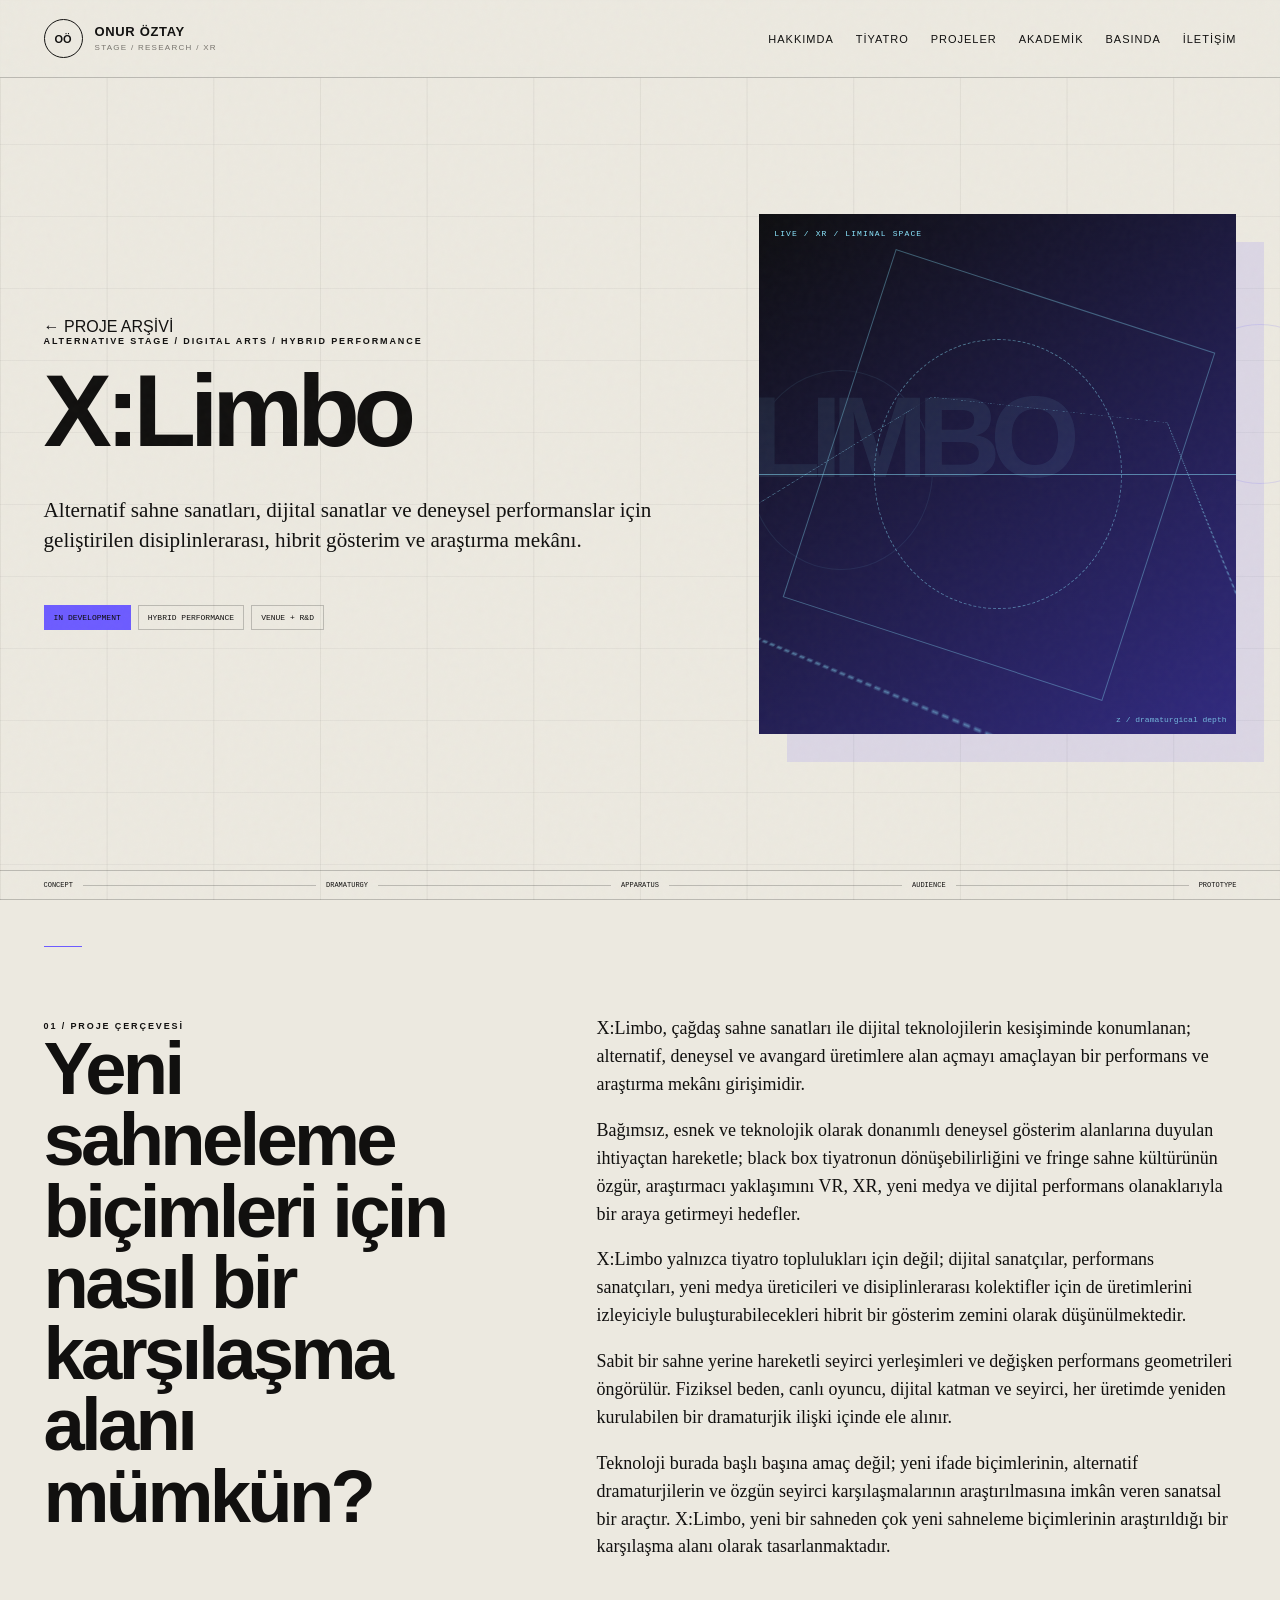
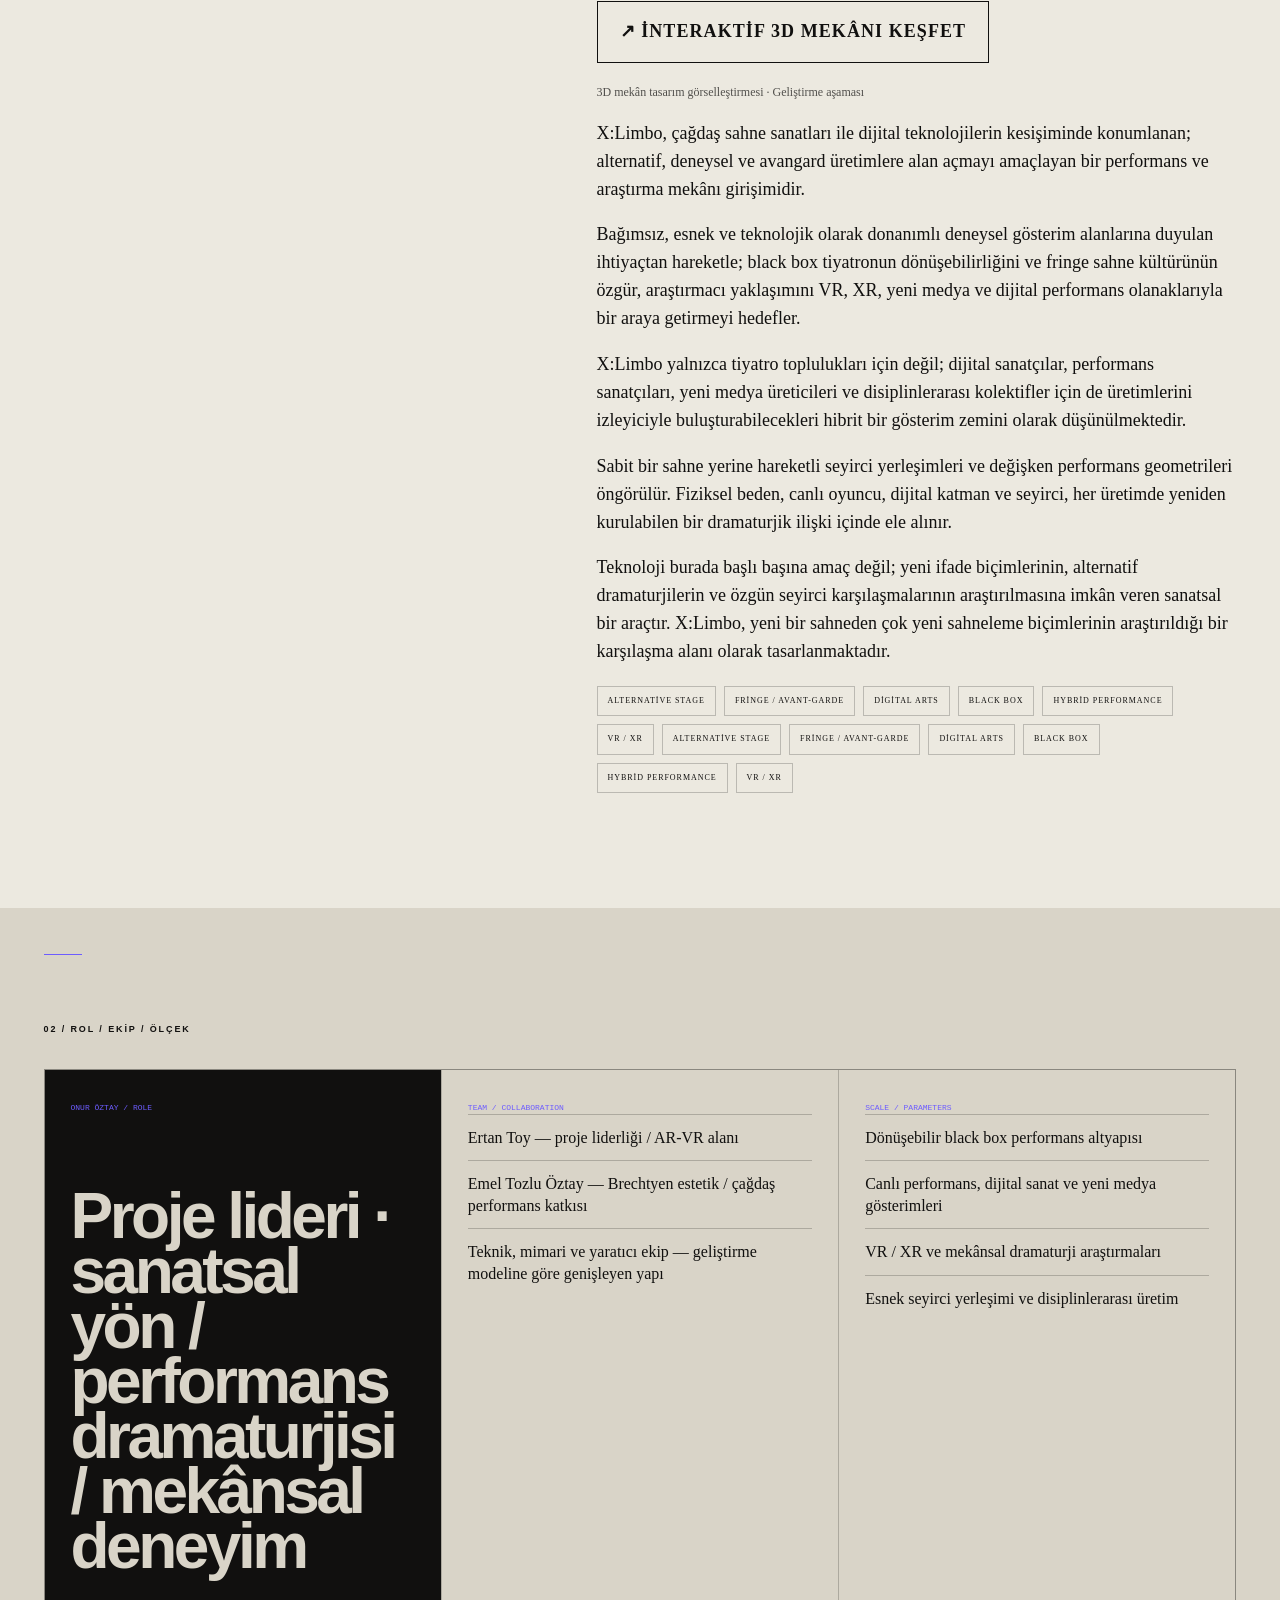
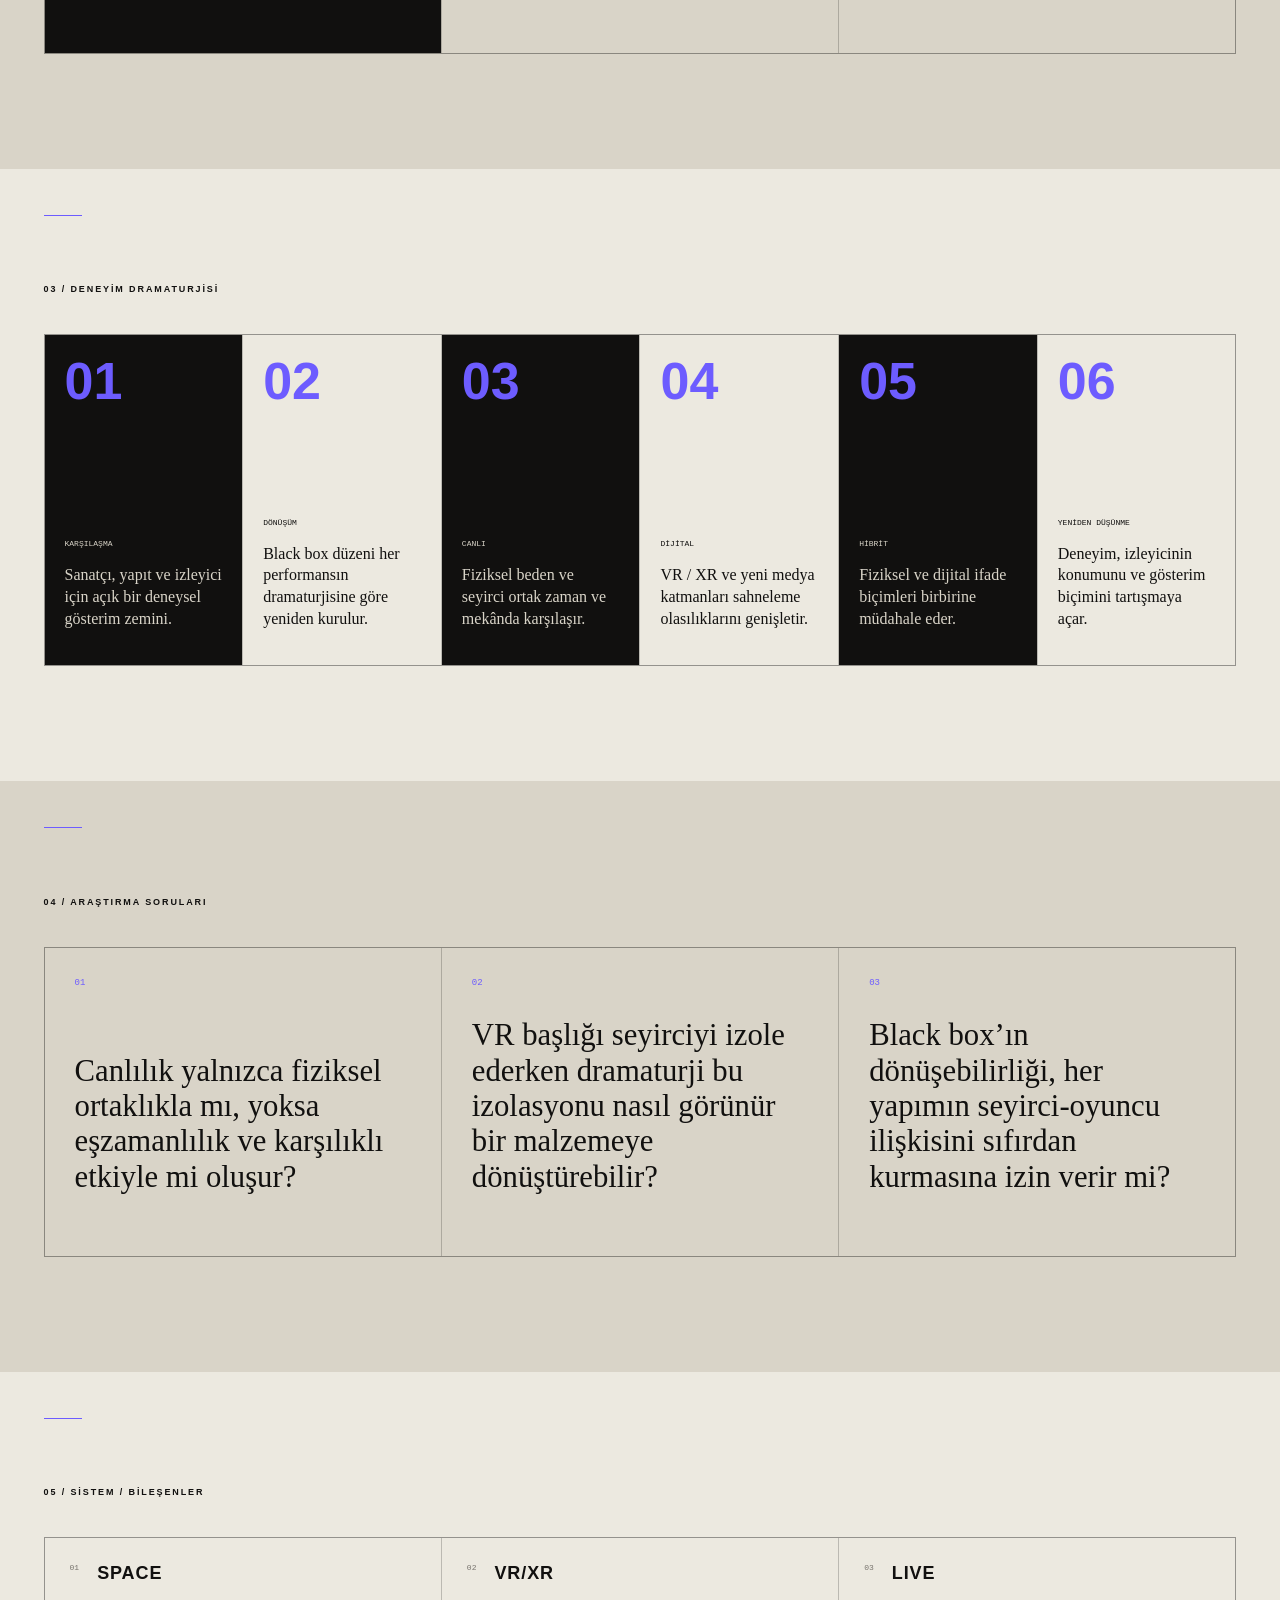
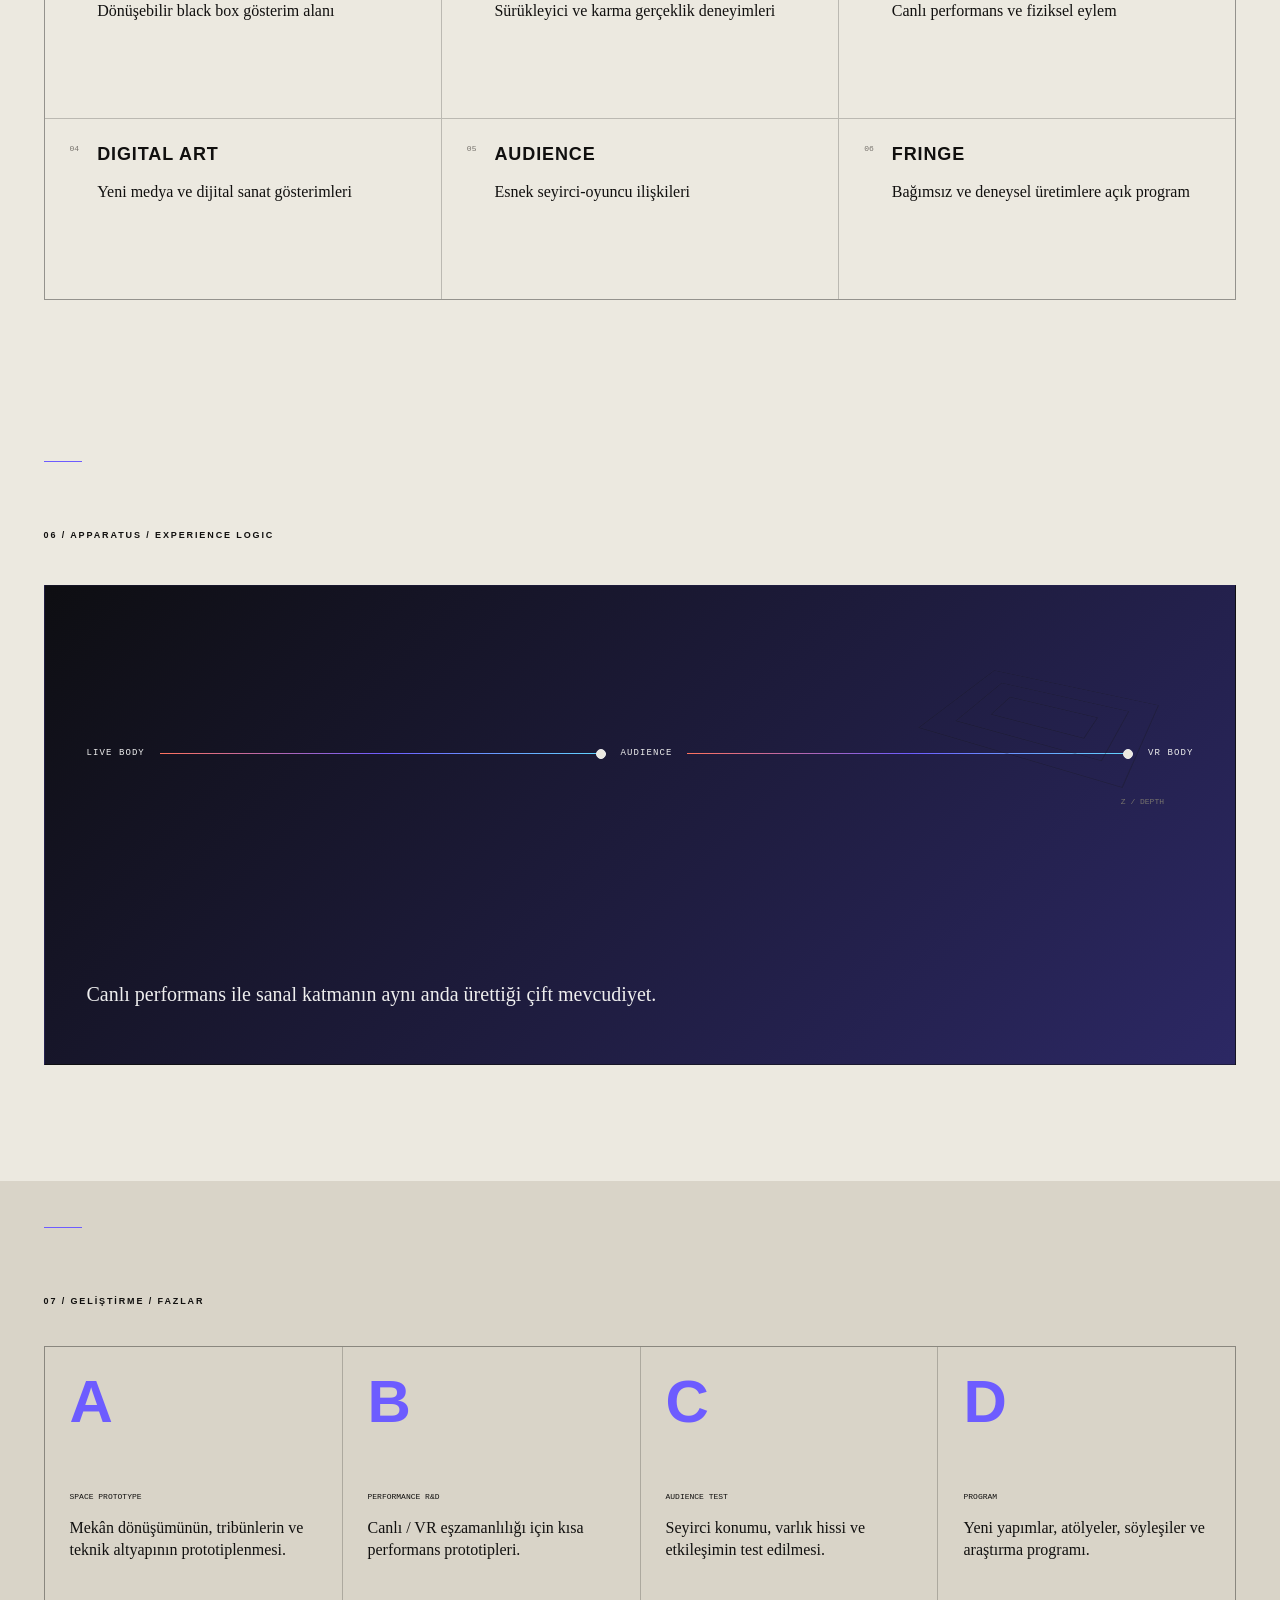
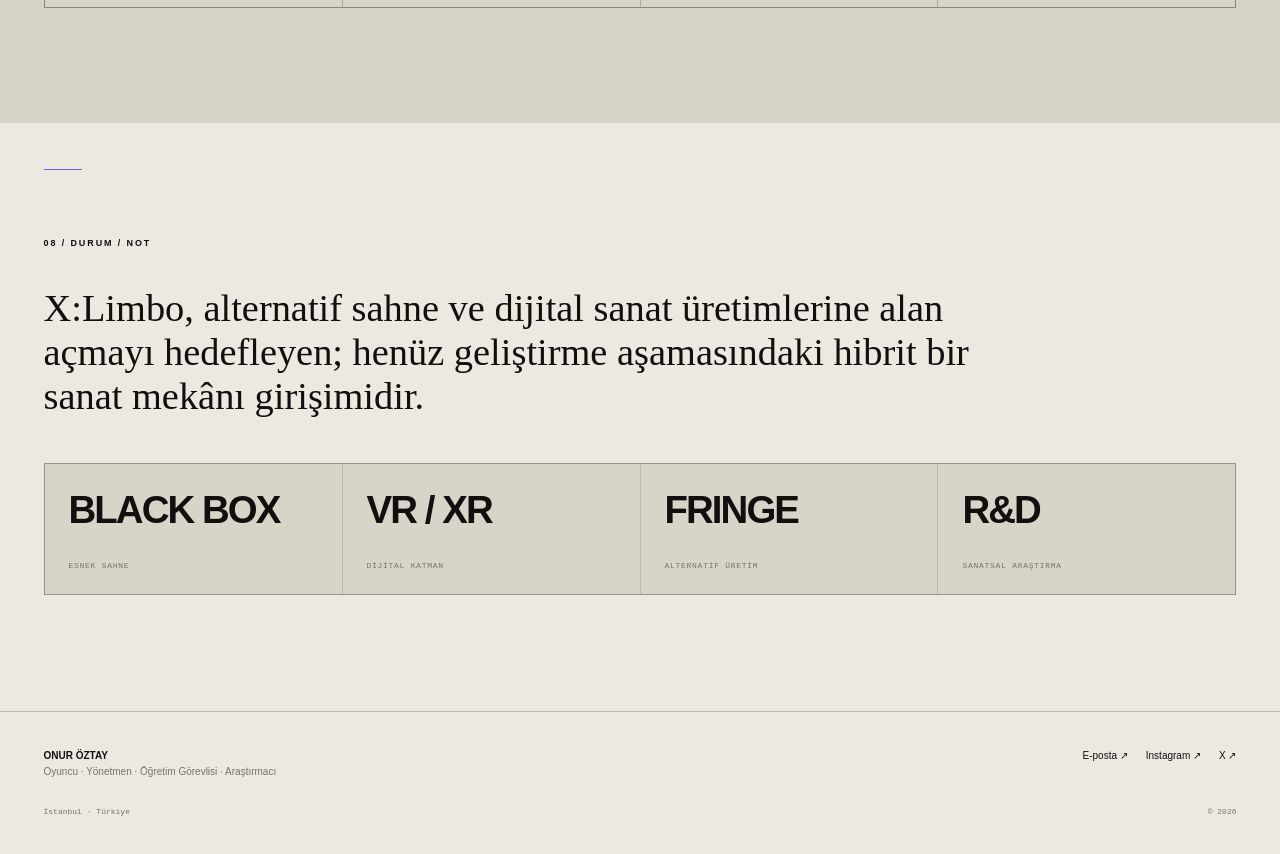
<file: project.html>
<!doctype html>
<html lang="tr">
<head>
<meta charset="utf-8"><meta name="viewport" content="width=device-width,initial-scale=1">
<meta name="theme-color" content="#11110f"><meta name="author" content="Onur Öztay">
<link rel="icon" href="[data-uri]" type="image/svg+xml"><style>

:root{
  --ink:#11100f; --paper:#ece9e0; --paper2:#d9d4c8; --ghost:#77736d;
  --acid:#6d5cff; --signal:#f04b2f; --electric:#62d8ff; --line:rgba(17,16,15,.22);
  --max:1440px; --pad:clamp(18px,3.4vw,54px);
}
*{box-sizing:border-box}
html{scroll-behavior:smooth}
body{margin:0;background:var(--paper);color:var(--ink);font-family:Arial,Helvetica,sans-serif;overflow-x:hidden}
a{color:inherit;text-decoration:none} img{display:block;max-width:100%}
em{font-family:Georgia,Times,serif;font-weight:400}
::selection{background:var(--acid);color:#fff}
.noise{position:fixed;inset:0;pointer-events:none;z-index:90;opacity:.06;background-image:url("data:image/svg+xml,%3Csvg viewBox='0 0 180 180' xmlns='http://www.w3.org/2000/svg'%3E%3Cfilter id='n'%3E%3CfeTurbulence type='fractalNoise' baseFrequency='.72' numOctaves='3' stitchTiles='stitch'/%3E%3C/filter%3E%3Crect width='100%25' height='100%25' filter='url(%23n)' opacity='.42'/%3E%3C/svg%3E")}
.viewport-grid{position:fixed;inset:0;pointer-events:none;z-index:-1;background-image:linear-gradient(to right,rgba(17,16,15,.055) 1px,transparent 1px),linear-gradient(to bottom,rgba(17,16,15,.04) 1px,transparent 1px);background-size:8.333vw 100%,100% 72px}
.cursor-orbit{position:fixed;width:160px;height:160px;border:1px solid rgba(109,92,255,.16);border-radius:50%;right:-60px;top:36vh;pointer-events:none;z-index:-1}
.site-header{height:78px;padding:0 var(--pad);display:flex;align-items:center;justify-content:space-between;border-bottom:1px solid var(--line);position:relative;z-index:50;background:rgba(236,233,224,.86);backdrop-filter:blur(12px)}
.brand{display:flex;align-items:center;gap:12px}.brand-disc{width:39px;height:39px;border:1px solid var(--ink);border-radius:50%;display:grid;place-items:center;font-size:11px;font-weight:800}.brand-stack{display:grid;line-height:1}.brand-stack b{font-size:13px;letter-spacing:.05em}.brand-stack small{margin-top:6px;font-size:8px;letter-spacing:.16em;color:var(--ghost)}
.site-nav{display:flex;gap:22px;font-size:11px;letter-spacing:.09em;text-transform:uppercase}.site-nav a{position:relative}.site-nav a:after{content:"";position:absolute;left:0;right:100%;bottom:-5px;height:1px;background:var(--acid);transition:.25s}.site-nav a:hover:after{right:0}
.menu-toggle{display:none;background:none;border:0;width:42px;height:42px}.menu-toggle span{display:block;border-top:1px solid var(--ink);margin:8px 0}

.hero{min-height:calc(100svh - 78px);padding:clamp(44px,7vw,108px) var(--pad) 34px;max-width:var(--max);margin:auto;display:grid;grid-template-columns:1.1fr .72fr;gap:clamp(30px,6vw,92px);align-items:center;position:relative}
.hero-copy{position:relative;z-index:2}.eyebrow,.section-index{font-size:9px;letter-spacing:.21em;text-transform:uppercase;font-weight:700}.hero-question{font-size:10px;letter-spacing:.14em;color:var(--acid);margin-top:28px}
.hero h1,.page-hero h1,.contact-hero h1{font-size:clamp(58px,7.7vw,126px);line-height:.84;letter-spacing:-.062em;margin:24px 0 34px;font-weight:800}.hero h1 em,.page-hero h1 em,.contact-hero h1 em{font-weight:400}
.lead{font-family:Georgia,Times,serif;font-size:clamp(18px,1.65vw,27px);line-height:1.42;max-width:760px}.actions{display:flex;gap:10px;margin-top:34px;flex-wrap:wrap}.button{padding:14px 16px;border:1px solid var(--ink);font-size:10px;letter-spacing:.12em;text-transform:uppercase}.button.primary{background:var(--ink);color:var(--paper)}.button:hover{background:var(--acid);border-color:var(--acid);color:#fff}
.hero-portrait{margin:0;position:relative;transform:rotate(1.3deg)}.hero-portrait:before{content:"LIVE / IMAGE / TRACE";position:absolute;left:-24px;top:22px;writing-mode:vertical-rl;font-size:8px;letter-spacing:.18em;color:var(--acid)}.hero-portrait img{width:100%;aspect-ratio:4/5;object-fit:cover;filter:grayscale(.65) contrast(1.08)}.hero-portrait figcaption{font-size:8px;letter-spacing:.15em;margin-top:9px}
.hero-foot{grid-column:1/-1;display:flex;justify-content:space-between;border-top:1px solid var(--line);padding-top:12px;font-size:8px;letter-spacing:.18em}.hero-coordinate{position:absolute;right:var(--pad);bottom:88px;font-family:monospace;font-size:8px;color:var(--ghost)}.hero-fragment{position:absolute;font-weight:900;letter-spacing:-.05em;opacity:.11;pointer-events:none}.fragment-a{font-size:clamp(55px,10vw,160px);left:-1vw;bottom:16vh;transform:rotate(-90deg);transform-origin:left bottom}.fragment-b{font-size:clamp(34px,6vw,90px);right:-2vw;top:10vh;color:var(--acid)}

.ticker{overflow:hidden;border-top:1px solid var(--line);border-bottom:1px solid var(--line);background:var(--ink);color:var(--paper);font-size:10px;letter-spacing:.2em;white-space:nowrap}.ticker div{padding:13px 0;animation:marquee 26s linear infinite;width:max-content}@keyframes marquee{to{transform:translateX(-50%)}}

.section{padding:clamp(76px,9vw,145px) var(--pad);max-width:var(--max);margin:auto;position:relative}.section:before{content:"";position:absolute;left:var(--pad);top:46px;width:38px;border-top:1px solid var(--acid)}
.split{display:grid;grid-template-columns:1.15fr .65fr;gap:clamp(34px,8vw,120px);margin-top:34px}.split h2,.section-head h2,.project-detail-grid h2,.apparatus-copy h2{font-size:clamp(42px,5.8vw,88px);line-height:.96;letter-spacing:-.05em;margin:0}.copy{font-family:Georgia,Times,serif;font-size:18px;line-height:1.55}.copy p:first-child{margin-top:0}.text-link{display:inline-block;margin-top:18px;font-family:Arial,sans-serif;font-size:10px;letter-spacing:.14em;text-transform:uppercase;border-bottom:1px solid}

.dark-band{max-width:none;background:var(--ink);color:var(--paper);padding-left:max(var(--pad),calc((100vw - var(--max))/2 + var(--pad)));padding-right:max(var(--pad),calc((100vw - var(--max))/2 + var(--pad)))}.dark-band:before{border-color:var(--electric)}
.section-head{display:flex;justify-content:space-between;align-items:end;gap:24px;margin:34px 0 48px}
.work-grid{display:grid;grid-template-columns:1.3fr .7fr;gap:16px}.work-card{position:relative;min-height:360px;overflow:hidden;background:#222}.work-card.large{grid-row:span 2}.work-card img{width:100%;height:100%;object-fit:cover;filter:grayscale(.45);transition:.5s}.work-card:hover img{transform:scale(1.025);filter:grayscale(0)}.work-overlay{position:absolute;inset:auto 0 0;padding:22px;background:linear-gradient(transparent,rgba(0,0,0,.78));color:#fff}.work-overlay span{font-size:8px;letter-spacing:.13em}.work-overlay h3{font-family:Georgia,Times,serif;font-size:clamp(25px,3vw,42px);margin:8px 0 3px}.work-overlay p{font-size:10px;letter-spacing:.12em;text-transform:uppercase}

.projects-preview .project-strips{margin-top:45px;border-top:1px solid var(--line)}.project-strips a{display:grid;grid-template-columns:56px 1fr 1fr 30px;gap:15px;align-items:center;padding:24px 0;border-bottom:1px solid var(--line)}.project-strips strong{font-family:Georgia,serif;font-size:clamp(25px,3vw,42px)}.project-strips small{color:var(--ghost);letter-spacing:.08em;text-transform:uppercase}

.statement{background:var(--acid);color:#fff;padding:58px var(--pad);max-width:none}.statement>span{font-size:9px;letter-spacing:.19em}.statement-grid{max-width:var(--max);margin:auto;display:grid;grid-template-columns:1.25fr .55fr;gap:50px;align-items:center}.statement blockquote{font-family:Georgia,serif;font-size:clamp(34px,5.2vw,72px);line-height:1.04;margin:30px 0}.statement-diagram{aspect-ratio:1;position:relative;border:1px solid rgba(255,255,255,.5);border-radius:50%}.statement-diagram i{position:absolute;font-style:normal;font-size:8px;letter-spacing:.12em}.statement-diagram i:nth-child(1){left:50%;top:-5px}.statement-diagram i:nth-child(2){right:-20px;top:50%}.statement-diagram i:nth-child(3){left:50%;bottom:-5px}.statement-diagram i:nth-child(4){left:-20px;top:50%}.statement-diagram b{position:absolute;inset:22%;border:1px dashed #fff;transform:rotate(45deg)}

.page-hero,.contact-hero{padding:clamp(68px,8vw,125px) var(--pad) 80px;max-width:var(--max);margin:auto;border-bottom:1px solid var(--line)}.page-hero.compact{padding-bottom:50px}.page-hero .lead{max-width:920px}.page-hero:after{content:"// DOCUMENT / TRACE / 2026";display:block;margin-top:45px;font:8px monospace;color:var(--ghost)}
.bio-layout{display:grid;grid-template-columns:.72fr 1fr;gap:clamp(36px,8vw,110px);align-items:start}.bio-photo{margin:0;position:sticky;top:100px}.bio-photo img{filter:grayscale(.65);transform:rotate(-1.2deg)}.bio-text{font-family:Georgia,Times,serif;font-size:18px;line-height:1.6}.bio-text .lead{font-size:clamp(23px,2.7vw,38px)}
.light{background:var(--paper2);max-width:none;padding-left:max(var(--pad),calc((100vw - var(--max))/2 + var(--pad)));padding-right:max(var(--pad),calc((100vw - var(--max))/2 + var(--pad)))}
.timeline{margin-top:46px;border-top:1px solid var(--line)}.timeline article,.credit-list article{display:grid;grid-template-columns:150px 1fr;gap:25px;border-bottom:1px solid var(--line);padding:26px 0}.timeline time,.credit-list time{font:10px monospace;color:var(--acid)}.timeline h3,.credit-list h3{font-family:Georgia,serif;font-size:26px;margin:0}.timeline p,.credit-list p{margin:6px 0 0;color:var(--ghost)}
.postdramatic-statement{overflow:hidden}.apparatus-grid{display:grid;grid-template-columns:.75fr 1.15fr;gap:50px;align-items:center;min-height:520px}.apparatus-word{font-size:clamp(55px,9vw,150px);font-weight:900;letter-spacing:-.07em;writing-mode:vertical-rl;transform:rotate(180deg);color:rgba(17,16,15,.11)}.apparatus-copy p{font-family:Georgia,serif;font-size:20px;max-width:700px}.apparatus-axis{grid-column:1/-1;display:flex;align-items:center;gap:14px;font:8px monospace;letter-spacing:.16em}.apparatus-axis b{height:1px;background:linear-gradient(90deg,var(--signal),var(--acid),var(--electric));flex:1;position:relative}.apparatus-axis b:after{content:"";width:10px;height:10px;border:1px solid var(--acid);border-radius:50%;position:absolute;left:62%;top:-5px;background:var(--paper)}
.encounter-cloud{display:flex;flex-wrap:wrap;gap:0;margin-top:40px;border-top:1px solid var(--line);border-left:1px solid var(--line)}.encounter-cloud span{font-family:Georgia,serif;font-size:clamp(20px,2.2vw,34px);padding:20px 24px;border-right:1px solid var(--line);border-bottom:1px solid var(--line);background:rgba(255,255,255,.14)}.encounter-cloud span:nth-child(3n){transform:translateY(10px)}.encounter-cloud span:nth-child(4n){color:var(--acid)}

.theatre-feature{padding-top:60px;padding-bottom:60px}.feature-grid{display:grid;grid-template-columns:1fr 1fr;gap:clamp(35px,7vw,90px);align-items:center}.feature-grid.reverse img{order:-1}.feature-grid img{aspect-ratio:4/3;object-fit:cover;filter:grayscale(.55)}.feature-grid h2{font-size:clamp(42px,6vw,80px);line-height:.94;letter-spacing:-.05em}.tags{display:flex;gap:8px;flex-wrap:wrap;margin-top:20px}.tags span{border:1px solid var(--line);padding:8px 10px;font-size:8px;letter-spacing:.12em;text-transform:uppercase}.gallery-row{display:grid;grid-template-columns:1.1fr .9fr .8fr;gap:12px;margin-bottom:40px}.gallery-row figure{margin:0}.gallery-row img{aspect-ratio:4/3;object-fit:cover;filter:grayscale(.45)}.gallery-row figcaption{font:9px monospace;margin-top:8px}.compact-list{margin-top:35px}.role-score{display:flex;gap:0;margin-top:44px;border:1px solid var(--line);width:max-content;max-width:100%;overflow:auto}.role-score span{padding:10px 14px;border-right:1px solid var(--line);font-size:8px;letter-spacing:.12em;white-space:nowrap}
.media-grid{display:grid;grid-template-columns:1fr 1fr;gap:14px}.media-grid figure{margin:0}.media-grid img{aspect-ratio:16/10;object-fit:cover;filter:grayscale(.55)}.media-grid figcaption{display:flex;justify-content:space-between;margin-top:8px;font-size:10px}.mini-credits{display:flex;flex-wrap:wrap;gap:8px;margin-top:35px}.mini-credits span{border:1px solid rgba(255,255,255,.25);padding:9px 11px;font-size:9px}

.project-legend{display:flex;gap:0;margin-top:35px;width:max-content;max-width:100%;overflow:auto;border:1px solid var(--line)}.project-legend span{padding:9px 14px;border-right:1px solid var(--line);font:8px monospace}
.project-cards{display:grid;grid-template-columns:repeat(2,1fr);gap:1px;background:var(--line);border:1px solid var(--line)}.project-card{background:var(--paper);display:grid;grid-template-columns:.75fr 1.25fr;min-height:290px}.project-card>div:last-child{padding:28px}.project-card small{font-size:8px;letter-spacing:.12em;color:var(--ghost)}.project-card h2{font-family:Georgia,serif;font-size:clamp(28px,3.2vw,50px);line-height:.98;margin:45px 0 12px}.project-card p{font-family:Georgia,serif;font-size:16px;line-height:1.5}
.project-art{position:relative;overflow:hidden;background:#171717;color:#fff;min-height:220px}.project-art:before,.project-art:after{content:"";position:absolute;border:1px solid currentColor;opacity:.35}.project-art:before{width:70%;height:70%;left:15%;top:15%;transform:rotate(18deg)}.project-art:after{width:38%;height:38%;left:30%;top:30%;border-radius:50%}.project-art span{position:absolute;left:15px;top:15px;font:8px monospace;letter-spacing:.14em;z-index:2}.project-art i{position:absolute;left:0;right:0;top:50%;height:1px;background:currentColor;opacity:.5}.project-art.xlimbo{background:linear-gradient(145deg,#0e0e10,#312a80);color:#8be7ff}.project-art.hezarfen{background:linear-gradient(160deg,#d9d1bd,#4f7192);color:#181818}.project-art.karagoz,.project-art.karagoz3005{background:radial-gradient(circle at 55% 45%,#e7c257 0 13%,#151515 14% 100%);color:#f3e4a9}.project-art.mahalle{background:linear-gradient(135deg,#d7d1c1,#e15b3d);color:#222}.project-art.gs{background:linear-gradient(135deg,#7e0914,#f0a31b);color:#fff}.project-art.lab{background:linear-gradient(135deg,#080808,#444);color:#fff}
.project-detail-hero{max-width:var(--max);margin:auto;padding:90px var(--pad);display:grid;grid-template-columns:1.15fr .85fr;gap:70px;align-items:center}.project-detail-hero h1{font-size:clamp(54px,8vw,112px);line-height:.87;letter-spacing:-.06em;margin:20px 0}.detail-art{min-height:520px;box-shadow:28px 28px 0 rgba(109,92,255,.13)}.wire-a,.wire-b{position:absolute!important;display:block;border:1px dashed currentColor;opacity:.45}.wire-a{inset:12%;transform:perspective(300px) rotateX(58deg) rotateZ(18deg)}.wire-b{inset:24%;border-radius:50%;transform:translateZ(20px)}.depth-label{position:absolute;right:10px;bottom:10px;font:8px monospace;font-style:normal;opacity:.75}.project-detail-grid{display:grid;grid-template-columns:.85fr 1.15fr;gap:80px}.big-note{font-family:Georgia,serif;font-size:clamp(24px,3vw,42px);max-width:1000px}

.research-map-section{background:#111;color:#eee;max-width:none;padding-left:max(var(--pad),calc((100vw - var(--max))/2 + var(--pad)));padding-right:max(var(--pad),calc((100vw - var(--max))/2 + var(--pad)))}.research-map{height:500px;max-width:1000px;margin:50px auto 0;position:relative;border:1px solid rgba(255,255,255,.18);background:linear-gradient(rgba(255,255,255,.04) 1px,transparent 1px),linear-gradient(90deg,rgba(255,255,255,.04) 1px,transparent 1px);background-size:50px 50px}.research-map .node{position:absolute;padding:9px 12px;border:1px solid rgba(255,255,255,.4);font:9px monospace;background:#111}.n1{left:8%;top:16%}.n2{right:12%;top:20%;color:#8be7ff}.n3{left:44%;top:44%;color:#ff725d}.n4{left:15%;bottom:15%}.n5{right:16%;bottom:13%}.research-map .line{position:absolute;height:1px;background:rgba(255,255,255,.32);transform-origin:left}.l1{width:45%;left:15%;top:21%;transform:rotate(20deg)}.l2{width:38%;left:50%;top:48%;transform:rotate(-35deg)}.l3{width:36%;left:20%;top:75%;transform:rotate(-30deg)}.l4{width:34%;left:48%;top:48%;transform:rotate(42deg)}

.press-list{display:grid;grid-template-columns:repeat(2,1fr);gap:1px;background:var(--line);border:1px solid var(--line)}.press-list a{background:var(--paper);padding:28px;min-height:280px}.press-list span{font:8px monospace;color:var(--acid)}.press-list h2{font-family:Georgia,serif;font-size:clamp(26px,3vw,45px);margin:55px 0 15px}.press-list p{font-family:Georgia,serif;line-height:1.5}.press-list b{font-size:9px;letter-spacing:.1em}
.contact-hero{min-height:60vh}.contact-cards{display:grid;grid-template-columns:repeat(3,1fr);gap:1px;background:var(--line)}.contact-cards a{background:var(--paper);padding:30px;min-height:180px;display:grid;align-content:space-between}.contact-cards span{font:8px monospace}.contact-cards strong{font-family:Georgia,serif;font-size:22px}.privacy-note{font-size:10px;color:var(--ghost);margin-top:20px}

.site-footer{max-width:var(--max);margin:auto;border-top:1px solid var(--line);padding:38px var(--pad);display:grid;grid-template-columns:1fr auto;gap:30px;font-size:10px}.site-footer>div:first-child strong,.site-footer>div:first-child span{display:block}.site-footer>div:first-child span{color:var(--ghost);margin-top:5px}.footer-social{display:flex;gap:18px}.footer-meta{grid-column:1/-1;display:flex;justify-content:space-between;color:var(--ghost);font:8px monospace}

@media(max-width:900px){
 .site-nav{display:none;position:absolute;left:0;right:0;top:78px;background:var(--paper);padding:26px var(--pad);border-bottom:1px solid var(--line);flex-direction:column;font-size:22px;z-index:40}.site-nav.open{display:flex}.menu-toggle{display:block}
 .hero{grid-template-columns:1fr;padding-top:56px}.hero-portrait{max-width:72vw;margin-left:auto}.hero-fragment{display:none}
 .split,.bio-layout,.apparatus-grid,.feature-grid,.project-detail-grid,.project-detail-hero{grid-template-columns:1fr}
 .bio-photo{position:relative;top:auto;max-width:70vw}
 .apparatus-word{writing-mode:initial;transform:none;font-size:18vw}
 .statement-grid{grid-template-columns:1fr}.statement-diagram{max-width:260px}
 .project-cards{grid-template-columns:1fr}.project-card{grid-template-columns:.65fr 1.35fr}
 .work-grid{grid-template-columns:1fr 1fr}.work-card.large{grid-column:1/-1;grid-row:auto}
}
@media(max-width:620px){
 :root{--pad:18px}.site-header{height:68px}.site-nav{top:68px}.brand-stack small{display:none}
 .hero{min-height:auto;padding-bottom:26px}.hero h1,.page-hero h1,.contact-hero h1{font-size:clamp(51px,16vw,78px);line-height:.88}
 .hero-portrait{max-width:86vw}.hero-foot{font-size:7px}.hero-coordinate{display:none}
 .section{padding-top:78px;padding-bottom:78px}.section:before{top:30px}
 .split h2,.section-head h2,.apparatus-copy h2{font-size:42px}
 .section-head{display:block}.section-head .text-link{margin-top:15px}
 .work-grid,.gallery-row,.media-grid,.press-list,.contact-cards{grid-template-columns:1fr}
 .project-strips a{grid-template-columns:36px 1fr 22px}.project-strips small{grid-column:2/3}.project-card{grid-template-columns:1fr}.project-card .project-art{min-height:160px}.project-card h2{margin-top:24px}
 .timeline article,.credit-list article{grid-template-columns:86px 1fr;gap:15px}.timeline h3,.credit-list h3{font-size:22px}
 .feature-grid.reverse img{order:0}.feature-grid img{aspect-ratio:1.1}
 .detail-art{min-height:320px}.research-map{height:430px}.statement{padding-left:18px;padding-right:18px}
 .contact-cards a{min-height:140px}.site-footer{grid-template-columns:1fr}.footer-social{flex-wrap:wrap}.footer-meta{grid-column:auto}
}


/* MASTER v2 — deeper editorial / postdramatic layers */
.project-archive-section{border-top:1px solid var(--line)}
.archive-intro{display:grid;grid-template-columns:1.1fr .7fr;gap:60px;margin-top:35px;align-items:end}
.archive-intro h2{font-size:clamp(40px,5.4vw,78px);line-height:.98;letter-spacing:-.045em;margin:0}
.archive-intro p{font-family:Georgia,serif;font-size:17px;line-height:1.55}
.archive-projects{border-top:1px solid var(--line);margin-top:45px}
.archive-projects a{display:grid;grid-template-columns:150px 1fr 30px;gap:20px;align-items:center;padding:24px 0;border-bottom:1px solid var(--line)}
.archive-projects span{font:8px monospace;color:var(--ghost)}
.archive-projects strong{font-family:Georgia,serif;font-size:clamp(24px,3vw,40px)}

.project-apparatus-section{overflow:hidden}
.project-apparatus{margin-top:45px;min-height:480px;border:1px solid var(--line);position:relative;padding:42px;background:linear-gradient(135deg,rgba(255,255,255,.16),rgba(109,92,255,.05))}
.apparatus-stage{display:grid;grid-template-columns:auto 1fr auto 1fr auto;align-items:center;gap:15px;margin-top:120px;font:9px monospace;letter-spacing:.12em}
.apparatus-stage i{height:1px;background:linear-gradient(90deg,var(--signal),var(--acid),var(--electric));position:relative}
.apparatus-stage i:after{content:"";position:absolute;right:0;top:-4px;width:8px;height:8px;border:1px solid currentColor;border-radius:50%;background:var(--paper)}
.apparatus-depth{position:absolute;right:6%;top:40px;width:240px;height:180px;perspective:400px}
.apparatus-depth b{position:absolute;inset:20px;border:1px solid rgba(17,16,15,.25);transform:rotateX(58deg) rotateZ(25deg)}
.apparatus-depth b:nth-child(2){inset:45px}.apparatus-depth b:nth-child(3){inset:70px}
.apparatus-depth em{position:absolute;right:0;bottom:0;font:8px monospace;font-style:normal;color:var(--ghost)}
.project-apparatus>p{position:absolute;left:42px;bottom:35px;max-width:570px;font-family:Georgia,serif;font-size:20px;line-height:1.45}
.apparatus-xlimbo{background:linear-gradient(135deg,#0e0e12,#2c2864);color:#eee}.apparatus-xlimbo .apparatus-stage i{background:linear-gradient(90deg,#ff725d,#6d5cff,#62d8ff)}
.apparatus-hezarfen{background:linear-gradient(150deg,#ddd4c3,#aec6dc)}
.apparatus-karagoz3005{background:radial-gradient(circle at 78% 35%,rgba(232,194,73,.55),transparent 18%),#181818;color:#eee}
.apparatus-karagoz{background:linear-gradient(145deg,#1b1710,#c49b38);color:#f5ead0}
.apparatus-tiyatrolab{background:linear-gradient(135deg,#e9e5dc,#9b9b9b)}

.thesis-section{background:var(--paper2);max-width:none;padding-left:max(var(--pad),calc((100vw - var(--max))/2 + var(--pad)));padding-right:max(var(--pad),calc((100vw - var(--max))/2 + var(--pad)))}
.thesis-layout{display:grid;grid-template-columns:.45fr 1.4fr;gap:70px;align-items:start;margin-top:40px}
.thesis-index{font-size:clamp(65px,10vw,155px);font-weight:900;letter-spacing:-.08em;line-height:.72;color:rgba(17,16,15,.1)}
.thesis-copy h2{font-size:clamp(34px,4.5vw,67px);line-height:1;letter-spacing:-.04em;margin:0}
.thesis-copy>p{font-family:Georgia,serif;font-size:19px;line-height:1.55;max-width:760px}
.thesis-axis{display:flex;align-items:center;gap:14px;font:8px monospace;margin-top:45px}
.thesis-axis b{height:1px;background:var(--ink);flex:1;position:relative}
.thesis-axis i{position:absolute;width:14px;height:14px;border-radius:50%;border:1px solid var(--acid);left:57%;top:-7px;background:var(--paper2)}

.academic-trace{margin-top:45px;border-left:1px solid var(--line);padding-left:28px}
.academic-trace article{position:relative;display:grid;grid-template-columns:130px 1fr;gap:25px;padding:0 0 38px}
.academic-trace article:before{content:"";position:absolute;left:-34px;top:5px;width:10px;height:10px;border:1px solid var(--acid);border-radius:50%;background:var(--paper)}
.academic-trace time{font:9px monospace;color:var(--acid)}
.academic-trace h3{font-family:Georgia,serif;font-size:25px;margin:0}
.academic-trace p{margin:7px 0 0;color:var(--ghost)}

.press-map-section{background:var(--paper2);max-width:none;padding-left:max(var(--pad),calc((100vw - var(--max))/2 + var(--pad)));padding-right:max(var(--pad),calc((100vw - var(--max))/2 + var(--pad)))}
.press-map{height:360px;position:relative;margin-top:40px;border:1px solid var(--line);overflow:hidden}
.press-map span{position:absolute;font:9px monospace;border:1px solid var(--ink);padding:8px 10px;background:var(--paper2);z-index:2}
.pm-stage{left:8%;top:20%}.pm-academic{right:12%;top:18%;color:var(--acid)}.pm-audio{left:38%;bottom:16%}.pm-archive{right:8%;bottom:20%}
.press-map i{position:absolute;left:15%;top:27%;width:65%;height:1px;background:var(--ink);transform-origin:left}
.press-map i:nth-of-type(1){transform:rotate(8deg)}.press-map i:nth-of-type(2){transform:rotate(35deg);width:36%}.press-map i:nth-of-type(3){left:45%;top:75%;width:42%;transform:rotate(-18deg)}

.trace-section{overflow:hidden}
.trace-line{display:flex;gap:0;margin-top:45px;min-width:max-content;border-top:1px solid var(--line);border-bottom:1px solid var(--line)}
.trace-line article{width:230px;padding:24px 20px 28px;border-right:1px solid var(--line);display:grid;gap:9px}
.trace-line time{font:9px monospace;color:var(--acid)}
.trace-line strong{font-family:Georgia,serif;font-size:23px;line-height:1.05}
.trace-line span{font-size:8px;letter-spacing:.1em;color:var(--ghost);text-transform:uppercase}

@media(max-width:760px){
 .archive-intro,.thesis-layout{grid-template-columns:1fr}
 .archive-projects a{grid-template-columns:100px 1fr 20px}
 .project-apparatus{min-height:430px;padding:24px}
 .apparatus-stage{grid-template-columns:1fr;gap:8px;margin-top:140px}
 .apparatus-stage i{width:1px;height:30px;margin-left:12px;background:linear-gradient(var(--signal),var(--acid),var(--electric))}
 .apparatus-depth{width:180px;height:140px;right:0}
 .project-apparatus>p{left:24px;right:24px;bottom:24px;font-size:17px}
 .academic-trace article{grid-template-columns:85px 1fr}
 .trace-section{overflow:auto}
}

/* MASTER v3 — source-audited archive */
.audited-archive{max-width:none;padding-left:max(var(--pad),calc((100vw - var(--max))/2 + var(--pad)));padding-right:max(var(--pad),calc((100vw - var(--max))/2 + var(--pad)));background:#d8d3c7}
.archive-columns{display:grid;grid-template-columns:1fr 1fr;gap:1px;background:var(--line);border:1px solid var(--line);margin-top:42px}
.archive-columns>div{background:var(--paper);padding:30px}
.archive-columns>div>h2{font-size:clamp(30px,4vw,55px);letter-spacing:-.04em;margin:0 0 30px}
.archive-columns .credit-list article{grid-template-columns:100px 1fr}
.credit-list article.corrected{background:rgba(109,92,255,.07);margin:0 -15px;padding-left:15px;padding-right:15px}
.credit-list article.corrected small{font:8px monospace;color:var(--acid);letter-spacing:.08em}
.publication-grid{display:grid;grid-template-columns:1fr 1fr;gap:1px;background:var(--line);border:1px solid var(--line);margin-top:42px}
.publication-grid article{background:var(--paper);padding:34px}
.publication-grid span{font:8px monospace;color:var(--acid)}
.publication-grid h2{font-family:Georgia,serif;font-size:clamp(25px,3vw,42px);line-height:1.08;margin:40px 0 18px}
.publication-grid p{font-family:Georgia,serif;line-height:1.55}
.source-discipline{font:9px monospace;color:var(--ghost);margin-top:18px}
.film-trace{display:grid;grid-template-columns:1.2fr .8fr;gap:60px;align-items:end;margin-top:40px}
.film-trace h2{font-size:clamp(42px,6vw,84px);letter-spacing:-.05em;line-height:.95;margin:10px 0 18px}
.film-trace p{font-family:Georgia,serif;font-size:18px;max-width:700px}
.festival-stack{display:grid;border-top:1px solid var(--line)}
.festival-stack span{padding:14px 0;border-bottom:1px solid var(--line);font:9px monospace}
@media(max-width:760px){.archive-columns,.publication-grid,.film-trace{grid-template-columns:1fr}.archive-columns>div{padding:20px}.archive-columns .credit-list article{grid-template-columns:80px 1fr}}

/* MASTER v4 — portfolio-image mapped archive */
.archive-intro{display:grid;grid-template-columns:1.25fr .75fr;gap:50px;align-items:end;margin:36px 0}
.archive-intro h2{font-size:clamp(44px,7vw,110px);line-height:.87;letter-spacing:-.065em;margin:0}
.archive-intro h2 em{font-family:Georgia,serif;font-weight:400}
.archive-intro p{font-family:Georgia,serif;font-size:17px;line-height:1.6}
.visual-archive-grid{display:grid;grid-template-columns:repeat(3,1fr);gap:1px;background:var(--line);border:1px solid var(--line)}
.visual-archive-grid figure{margin:0;background:#111;position:relative;overflow:hidden;min-height:340px}
.visual-archive-grid figure.va-wide{grid-column:span 2}
.visual-archive-grid img{width:100%;height:100%;min-height:340px;object-fit:cover;display:block;filter:saturate(.82) contrast(1.03)}
.visual-archive-grid figcaption{position:absolute;left:0;right:0;bottom:0;padding:18px;background:linear-gradient(transparent,rgba(0,0,0,.88));color:#fff;display:grid;gap:4px}
.visual-archive-grid figcaption b{font-family:Georgia,serif;font-size:24px}
.visual-archive-grid figcaption span{font:9px monospace;letter-spacing:.06em}
.teaching-grid,.source-media-grid{display:grid;grid-template-columns:repeat(3,1fr);gap:1px;background:var(--line);border:1px solid var(--line);margin-top:36px}
.teaching-grid figure,.source-media-grid figure{margin:0;background:#111}
.teaching-grid img,.source-media-grid img{width:100%;height:360px;object-fit:cover;display:block}
.teaching-grid figcaption,.source-media-grid figcaption{padding:14px 16px;background:var(--paper);font:9px monospace}
.source-media-grid .sm-wide{grid-column:span 2}
.public-link-grid{display:grid;grid-template-columns:repeat(3,1fr);gap:1px;background:var(--line);border:1px solid var(--line);margin-top:36px}
.public-link-grid a{background:var(--paper);padding:28px;text-decoration:none;color:inherit;min-height:260px;display:flex;flex-direction:column;justify-content:space-between}
.public-link-grid a:hover{background:var(--ink);color:var(--paper)}
.public-link-grid span{font:8px monospace;color:var(--acid)}
.public-link-grid h2{font-family:Georgia,serif;font-size:34px;line-height:1;margin:30px 0 15px}
.public-link-grid p{font-family:Georgia,serif;line-height:1.45}
@media(max-width:760px){
 .archive-intro,.visual-archive-grid,.teaching-grid,.source-media-grid,.public-link-grid{grid-template-columns:1fr}
 .visual-archive-grid figure.va-wide,.source-media-grid .sm-wide{grid-column:auto}
 .visual-archive-grid figure,.visual-archive-grid img{min-height:280px}
 .teaching-grid img,.source-media-grid img{height:280px}
}

/* MASTER v5 — projects as postdramatic field, not marketing cards */
.project-manifesto-hero{min-height:82vh;padding:clamp(70px,10vw,150px) var(--pad) 60px;max-width:var(--max);margin:auto;display:grid;grid-template-columns:.5fr 2fr 1fr;gap:35px;align-items:end;border-bottom:1px solid var(--line)}
.pmh-code{font:8px monospace;color:var(--acid);align-self:start;writing-mode:vertical-rl}
.pmh-title>span{font:10px monospace;letter-spacing:.22em}.pmh-title>i{font-style:normal;margin:0 12px;color:var(--signal)}
.pmh-title h1{font-size:clamp(64px,10.5vw,168px);line-height:.78;letter-spacing:-.078em;margin:35px 0 0;font-weight:900}
.pmh-title h1 em{display:block;font-family:Georgia,serif;font-weight:400}
.pmh-note{font-family:Georgia,serif;font-size:18px;line-height:1.52}.pmh-note .project-legend{margin-top:40px}
.project-field{max-width:var(--max);margin:auto;padding:0 var(--pad);display:grid;grid-template-columns:repeat(12,1fr);gap:1px;background:var(--line)}
.field-project{background:var(--paper);min-height:560px;padding:30px;position:relative;overflow:hidden;display:flex;flex-direction:column;border:1px solid var(--line);margin:-1px 0 0 -1px}
.fp-xlimbo{grid-column:span 7;background:#101014;color:#ece9e0}.fp-hezarfen{grid-column:span 5;background:#d7d0c3}
.fp-k3005{grid-column:span 5;background:#171410;color:#eee}.fp-karagoz{grid-column:span 7;background:#cdb47a}
.fp-lab{grid-column:2/span 10;background:#e7e2d9}
.fp-index{position:absolute;right:20px;top:10px;font-size:clamp(70px,8vw,120px);font-weight:900;letter-spacing:-.08em;opacity:.08}
.fp-kicker{font:8px monospace;letter-spacing:.1em;color:var(--acid);margin-bottom:auto}
.field-project h2{font-size:clamp(44px,5.4vw,82px);line-height:.85;letter-spacing:-.06em;margin:80px 0 20px}.field-project h2 em{font-family:Georgia,serif;font-weight:400}
.field-project p{font-family:Georgia,serif;font-size:17px;line-height:1.45;max-width:580px}
.fp-arrow{position:absolute;right:24px;bottom:18px;font-style:normal;font-size:40px}
.fp-diagram{height:170px;position:relative;margin-top:40px;border-top:1px solid currentColor}
.fp-diagram b{position:absolute;border:1px solid currentColor;width:105px;height:105px;border-radius:50%;top:32px;opacity:.55}.fp-diagram b:nth-child(1){left:0}.fp-diagram b:nth-child(2){left:80px}.fp-diagram b:nth-child(3){left:160px}
.fp-diagram span{position:absolute;bottom:0;font:8px monospace}.fp-diagram span:nth-of-type(1){left:0}.fp-diagram span:nth-of-type(2){left:100px}.fp-diagram span:nth-of-type(3){left:205px}
.flight-axis,.lab-scores{display:flex;align-items:center;gap:12px;margin-top:55px;font:8px monospace}.flight-axis b{height:1px;flex:1;background:currentColor}.flight-axis i{font-size:32px;font-style:normal;color:var(--signal)}
.shadow-apparatus{margin-top:50px;display:grid;grid-template-columns:auto 1fr auto;align-items:center;gap:15px;font:8px monospace}.shadow-apparatus div{height:100px;background:repeating-linear-gradient(90deg,transparent 0 14px,currentColor 15px 16px);opacity:.18;transform:skewX(-22deg)}
.route-grid{height:160px;position:relative;margin-top:45px;border:1px solid currentColor}.route-grid i{position:absolute;height:1px;background:currentColor;left:10%;width:75%;top:50%;transform-origin:left}.route-grid i:nth-child(1){transform:rotate(10deg)}.route-grid i:nth-child(2){transform:rotate(-17deg)}.route-grid i:nth-child(3){transform:rotate(35deg);width:50%}.route-grid i:nth-child(4){transform:rotate(-38deg);width:48%}.route-grid span{position:absolute;font:8px monospace}.route-grid span:nth-of-type(1){left:8px;bottom:8px}.route-grid span:nth-of-type(2){right:8px;top:8px}
.lab-scores{justify-content:space-between;border-top:1px solid currentColor;padding-top:30px;font-size:11px}.lab-scores b{font-size:25px;font-weight:400;color:var(--signal)}
.project-method{background:var(--paper2);max-width:none;padding-left:max(var(--pad),calc((100vw - var(--max))/2 + var(--pad)));padding-right:max(var(--pad),calc((100vw - var(--max))/2 + var(--pad)))}
.method-grid{display:grid;grid-template-columns:1.4fr .6fr;gap:60px;margin-top:42px}.method-grid h2{font-size:clamp(45px,6.5vw,100px);line-height:.9;letter-spacing:-.06em;margin:0}.method-grid h2 em{font-family:Georgia,serif;font-weight:400}
.method-copy{font-family:Georgia,serif;font-size:18px;line-height:1.55}.method-axes{margin-top:35px;border-top:1px solid var(--line)}.method-axes span{display:block;padding:12px 0;border-bottom:1px solid var(--line);font:8px monospace}
.question-grid{display:grid;grid-template-columns:repeat(3,1fr);gap:1px;background:var(--line);border:1px solid var(--line);margin-top:40px}.question-grid article{background:var(--paper2);padding:30px;min-height:300px;display:flex;flex-direction:column;justify-content:space-between}.question-grid span{font:9px monospace;color:var(--acid)}.question-grid p{font-family:Georgia,serif;font-size:clamp(22px,2.4vw,35px);line-height:1.15}
.component-grid{display:grid;grid-template-columns:repeat(3,1fr);gap:1px;background:var(--line);border:1px solid var(--line);margin-top:40px}.component-grid article{background:var(--paper);padding:25px;min-height:180px;display:grid;grid-template-columns:auto 1fr;column-gap:18px;align-content:start}.component-grid article>span{font:8px monospace;color:var(--ghost)}.component-grid b{font-size:18px;letter-spacing:.05em}.component-grid p{grid-column:2;font-family:Georgia,serif;line-height:1.4}
.fact-strip{display:grid;grid-template-columns:repeat(4,1fr);gap:1px;background:var(--line);border:1px solid var(--line);margin-top:45px}.fact-strip div{background:var(--paper2);padding:24px;min-height:130px;display:flex;flex-direction:column;justify-content:space-between}.fact-strip strong{font-size:clamp(24px,3vw,44px);letter-spacing:-.05em}.fact-strip span{font:8px monospace;color:var(--ghost);letter-spacing:.09em}
@media(max-width:760px){
 .project-manifesto-hero{grid-template-columns:1fr;padding-top:70px;min-height:auto}.pmh-code{writing-mode:horizontal-tb}.pmh-title h1{font-size:clamp(58px,18vw,100px)}
 .field-project,.fp-xlimbo,.fp-hezarfen,.fp-k3005,.fp-karagoz,.fp-lab{grid-column:1/-1;min-height:500px}
 .project-field{grid-template-columns:1fr}.method-grid,.question-grid,.component-grid,.fact-strip{grid-template-columns:1fr}
 .question-grid article{min-height:220px}.component-grid article{min-height:140px}.method-grid{gap:30px}
}

/* MASTER v6 — academic page as research field */
.academic-hero{min-height:88vh;max-width:var(--max);margin:auto;padding:clamp(80px,11vw,160px) var(--pad) 65px;display:grid;grid-template-columns:.25fr 1.8fr .8fr;gap:40px;align-items:end;border-bottom:1px solid var(--line)}
.academic-sidecode{font:8px monospace;color:var(--acid);writing-mode:vertical-rl;align-self:start}
.academic-title h1{font-size:clamp(72px,11vw,175px);line-height:.72;letter-spacing:-.085em;margin:25px 0 0;font-weight:900}.academic-title h1 em{font-family:Georgia,serif;font-weight:400}
.academic-intro{font-family:Georgia,serif;font-size:19px;line-height:1.5}.research-axis{margin-top:45px;display:flex;gap:10px;align-items:center;font:8px monospace}.research-axis b{color:var(--signal);font-size:18px}
.status-grid{display:grid;grid-template-columns:repeat(2,1fr);gap:1px;background:var(--line);border:1px solid var(--line);margin-top:40px}.status-grid article{background:var(--paper);padding:30px;min-height:250px}.status-grid span,.formation-grid span{font:8px monospace;color:var(--acid)}.status-grid h2{font-size:clamp(28px,3vw,45px);line-height:.95;letter-spacing:-.045em;margin:60px 0 14px}.status-grid p{font-family:Georgia,serif;font-size:17px}
.research-field{display:grid;grid-template-columns:1.15fr .85fr;gap:70px}.research-field>.section-index{grid-column:1/-1}
.constellation{height:560px;border:1px solid var(--line);position:relative;overflow:hidden;background:radial-gradient(circle at center,rgba(184,255,0,.09),transparent 38%)}
.constellation-core{position:absolute;left:50%;top:50%;transform:translate(-50%,-50%);width:190px;height:190px;border:1px solid;display:grid;place-content:center;text-align:center;font-weight:900;font-size:25px;line-height:.85;z-index:2;transform-origin:center}.constellation-core em{font-family:Georgia,serif;font-weight:400}
.node{position:absolute;border:1px solid;padding:10px;font:8px monospace;background:var(--paper2);z-index:2}.n1{left:5%;top:10%}.n2{right:8%;top:15%}.n3{left:9%;bottom:18%}.n4{right:7%;bottom:11%}.n5{left:40%;top:5%}.n6{left:42%;bottom:4%}
.constellation .line{position:absolute;left:50%;top:50%;width:48%;height:1px;background:var(--line);transform-origin:left}.l1{transform:rotate(-145deg)}.l2{transform:rotate(-35deg)}.l3{transform:rotate(145deg)}.l4{transform:rotate(32deg)}
.research-copy{align-self:center}.research-copy h2{font-size:clamp(42px,5vw,78px);line-height:.9;letter-spacing:-.06em}.research-copy p{font-family:Georgia,serif;font-size:18px;line-height:1.55}
.publication-stack{margin-top:45px}.publication{display:grid;grid-template-columns:100px 160px 1fr;gap:25px;border-top:1px solid var(--line);padding:35px 0;position:relative}.publication:last-child{border-bottom:1px solid var(--line)}
.pub-year{font-size:42px;font-weight:900;letter-spacing:-.06em}.pub-type{font:8px monospace;color:var(--acid);padding-top:10px}.publication h2{font-family:Georgia,serif;font-size:clamp(25px,3vw,42px);line-height:1.05;margin:0}.publication h2 em{font-weight:400}.publication>p{grid-column:3;margin:0;max-width:850px}.pub-mark{position:absolute;right:0;bottom:15px;font:8px monospace;opacity:.4}.pub-mark span{color:var(--signal);font-size:18px}
.teaching-head{display:grid;grid-template-columns:1.4fr .6fr;gap:60px;margin-top:35px}.teaching-head h2{font-size:clamp(50px,7vw,110px);line-height:.82;letter-spacing:-.07em;margin:0}.teaching-head h2 em{font-family:Georgia,serif;font-weight:400}.teaching-head p{font-family:Georgia,serif;font-size:18px;line-height:1.5}
.course-score{margin-top:60px;border-top:1px solid var(--line)}.course-score div{display:grid;grid-template-columns:70px 1fr 180px;gap:20px;align-items:center;padding:20px 0;border-bottom:1px solid var(--line)}.course-score span,.course-score small{font:8px monospace}.course-score strong{font-size:clamp(20px,2.4vw,34px)}
.formation-grid{display:grid;grid-template-columns:repeat(4,1fr);gap:1px;background:var(--line);border:1px solid var(--line);margin-top:40px}.formation-grid article{background:var(--paper);padding:24px;min-height:270px}.formation-grid h3{font-size:26px;line-height:1;margin-top:75px}.formation-grid p{font-family:Georgia,serif;line-height:1.4}
.academic-bridge blockquote{font-family:Georgia,serif;font-size:clamp(38px,6vw,92px);line-height:.92;letter-spacing:-.045em;max-width:1200px;margin:55px 0}.academic-bridge blockquote em{font-weight:400}
.bridge-axis{display:flex;align-items:center;gap:12px;font:8px monospace}.bridge-axis i{height:1px;background:var(--line);flex:1}
@media(max-width:760px){
 .academic-hero{grid-template-columns:1fr;min-height:auto;padding-top:75px}.academic-sidecode{writing-mode:horizontal-tb}.academic-title h1{font-size:clamp(70px,20vw,115px)}
 .status-grid,.research-field,.teaching-head,.formation-grid{grid-template-columns:1fr}.constellation{height:460px}.publication{grid-template-columns:70px 1fr}.publication h2,.publication>p{grid-column:1/-1}.pub-type{grid-column:2}
 .course-score div{grid-template-columns:45px 1fr}.course-score small{grid-column:2}.formation-grid article{min-height:220px}.bridge-axis{flex-wrap:wrap}.bridge-axis i{min-width:25px}
}

/* MASTER v7 — biography and public trace */
.about-manifest{min-height:92vh;max-width:var(--max);margin:auto;padding:clamp(80px,10vw,145px) var(--pad) 60px;display:grid;grid-template-columns:.3fr 1.45fr .8fr;grid-template-rows:auto 1fr auto;gap:25px 45px;align-items:end;border-bottom:1px solid var(--line)}
.about-code{font:8px monospace;color:var(--acid);writing-mode:vertical-rl;grid-row:1/4;align-self:start}.about-title h1{font-size:clamp(72px,10vw,155px);line-height:.72;letter-spacing:-.085em;margin:20px 0 0}.about-title h1 em{font-family:Georgia,serif;font-weight:400}
.about-image{grid-column:3;grid-row:1/4;align-self:stretch;margin:0;position:relative;min-height:560px;border:1px solid var(--line);overflow:hidden}.about-image img{width:100%;height:100%;object-fit:cover;filter:grayscale(15%) contrast(1.04)}.about-image figcaption{position:absolute;bottom:0;left:0;right:0;padding:9px;background:var(--paper);font:8px monospace;border-top:1px solid var(--line)}
.about-lead{grid-column:2;font-family:Georgia,serif;font-size:20px;max-width:620px}.biography-field{display:grid;grid-template-columns:1fr 220px;gap:70px}.biography-field>.section-index{grid-column:1/-1}.bio-essay{font-family:Georgia,serif;font-size:19px;line-height:1.55;max-width:1000px}.bio-essay .lead{font-size:clamp(28px,3vw,46px);line-height:1.1}.bio-index{border-left:1px solid var(--line);display:flex;flex-direction:column;justify-content:space-around;padding-left:20px;font:8px monospace;color:var(--acid)}
.thesis-grid{display:grid;grid-template-columns:1.4fr .6fr;gap:70px;margin-top:40px}.thesis-title>span{font:8px monospace}.thesis-title h2{font-size:clamp(42px,5.6vw,90px);line-height:.9;letter-spacing:-.06em}.thesis-title h2 em{font-family:Georgia,serif;font-weight:400}.thesis-method{border-left:1px solid var(--line);padding-left:30px}.thesis-method>div{display:inline-grid;gap:4px}.thesis-method b{font-size:48px}.thesis-method small{font:8px monospace}.thesis-method>i{font-style:normal;color:var(--signal);font-size:30px;padding:0 12px}.thesis-method p{font-family:Georgia,serif;font-size:17px;line-height:1.5;margin-top:50px}
.score-grid{display:grid;grid-template-columns:repeat(3,1fr);gap:1px;background:var(--line);border:1px solid var(--line);margin-top:40px}.score-grid article{background:var(--paper);padding:25px;min-height:245px}.score-grid span{font:8px monospace;color:var(--acid)}.score-grid h3{font-size:34px;margin:80px 0 10px;letter-spacing:-.05em}.score-grid p{font-family:Georgia,serif}
.encounter-intro{max-width:760px;font-family:Georgia,serif;font-size:20px;line-height:1.5;margin:35px 0}.timeline-field .timeline{margin-top:40px}

.press-hero{max-width:var(--max);margin:auto;min-height:86vh;padding:clamp(90px,11vw,155px) var(--pad) 50px;display:flex;flex-direction:column;justify-content:flex-end;border-bottom:1px solid var(--line);position:relative}.press-label{position:absolute;top:130px;right:var(--pad);font:8px monospace;color:var(--acid)}.press-hero h1{font-size:clamp(70px,10vw,150px);line-height:.76;letter-spacing:-.08em;margin:0}.press-hero h1 em{font-family:Georgia,serif;font-weight:400}.press-hero>p{font-family:Georgia,serif;font-size:20px;max-width:620px;margin:45px 0}.press-ticker{display:flex;gap:12px;flex-wrap:wrap;font:8px monospace}.press-ticker span{border:1px solid;padding:7px 9px}.press-ticker span:nth-child(even){border-color:var(--acid)}
.press-feature{display:grid;grid-template-columns:1.2fr .8fr;gap:1px;background:var(--line)}.press-feature>.section-index{grid-column:1/-1;background:var(--paper);padding-bottom:20px}.critic-card{background:var(--paper);padding:35px;text-decoration:none;color:inherit;min-height:330px;display:flex;flex-direction:column}.critic-card.major{grid-row:2/4;min-height:660px;background:var(--ink);color:var(--paper2)}.critic-meta{display:flex;gap:12px;flex-wrap:wrap;font:8px monospace;color:var(--acid)}.critic-card h2{font-size:clamp(38px,5vw,74px);line-height:.9;letter-spacing:-.06em}.critic-card blockquote{font-family:Georgia,serif;font-size:clamp(34px,4vw,64px);line-height:1;margin:auto 0}.critic-card blockquote em{color:var(--acid)}.critic-card p{font-family:Georgia,serif;font-size:18px;line-height:1.45}.critic-card b{margin-top:auto;font:8px monospace}
.record-grid{display:grid;grid-template-columns:repeat(2,1fr);gap:1px;background:var(--line);border:1px solid var(--line);margin-top:35px}.record-grid a{background:var(--paper2);padding:25px;min-height:240px;text-decoration:none;color:inherit}.record-grid span{font:8px monospace;color:var(--acid)}.record-grid h3{font-size:34px;margin:65px 0 10px}.record-grid p{font-family:Georgia,serif}
.film-grid{display:grid;grid-template-columns:1.2fr .8fr .8fr;gap:10px;margin-top:35px}.film-grid figure{margin:0;border:1px solid var(--line);position:relative;overflow:hidden}.film-grid img{width:100%;height:440px;object-fit:cover}.film-grid figcaption{padding:14px;display:grid;gap:3px}.film-grid figcaption span,.film-grid figcaption small{font:8px monospace}.film-grid figcaption b{font-size:25px}.festival-line{display:flex;align-items:center;gap:10px;margin:45px 0;font:8px monospace}.festival-line i{height:1px;background:var(--line);flex:1}.film-source{font:8px monospace;color:inherit}
.audio-grid{display:grid;grid-template-columns:.6fr 1.4fr;gap:55px;align-items:center;margin-top:40px}.audio-symbol{font-size:clamp(110px,16vw,250px);font-weight:900;letter-spacing:-.09em;line-height:.7;position:relative}.audio-symbol span{font:8px monospace;letter-spacing:0;position:absolute;bottom:-25px;left:8px}.audio-grid h2{font-size:clamp(50px,7vw,110px);line-height:.8;letter-spacing:-.07em}.audio-grid p{font-family:Georgia,serif;font-size:19px;line-height:1.5}.audio-grid a{font:8px monospace;color:inherit}
.press-note p{font-family:Georgia,serif;font-size:clamp(38px,5vw,78px);line-height:.95;max-width:1250px}.press-note em{font-weight:400}
@media(max-width:760px){
 .about-manifest{grid-template-columns:1fr;grid-template-rows:auto}.about-code{writing-mode:horizontal-tb;grid-row:auto}.about-title h1{font-size:clamp(72px,20vw,110px)}.about-image{grid-column:1;grid-row:auto;min-height:480px}.about-lead{grid-column:1}
 .biography-field,.thesis-grid,.score-grid,.press-feature,.record-grid,.film-grid,.audio-grid{grid-template-columns:1fr}.bio-index{border-left:0;border-top:1px solid var(--line);padding:20px 0;gap:12px}.thesis-method{border-left:0;border-top:1px solid var(--line);padding:25px 0}.score-grid article{min-height:200px}.score-grid h3{margin-top:55px}
 .press-label{position:static;margin-bottom:50px}.press-hero{min-height:75vh}.critic-card.major{grid-row:auto;min-height:520px}.film-grid img{height:auto}.festival-line{align-items:flex-start;flex-direction:column}.festival-line i{width:100%;flex:auto}.audio-symbol{font-size:150px;margin-bottom:25px}
}

/* MASTER v8 — project depth / postdramatic project pages */
.project-detail-v8{min-height:88vh}.pd-copy{display:flex;flex-direction:column;justify-content:flex-end}.pd-status{display:flex;gap:7px;flex-wrap:wrap;margin-top:28px}.pd-status span{font:8px monospace;border:1px solid var(--line);padding:7px 9px}.pd-status span:first-child{background:var(--acid);color:#0b0b0a;border-color:var(--acid)}
.detail-art-v8{overflow:hidden}.art-coordinates{position:absolute;right:9px;bottom:9px;display:grid;gap:3px;text-align:right;font:7px monospace;z-index:5}
.project-index-tape{max-width:var(--max);margin:auto;border-bottom:1px solid var(--line);border-top:1px solid var(--line);padding:10px var(--pad);display:flex;gap:10px;align-items:center;font:7px monospace;overflow:hidden}.project-index-tape b{height:1px;min-width:35px;flex:1;background:var(--line)}
.role-grid{display:grid;grid-template-columns:1fr 1fr 1fr;gap:1px;background:var(--line);border:1px solid var(--line);margin-top:35px}.role-grid>div{background:var(--paper2);padding:26px;min-height:300px}.role-grid>div:first-child{background:var(--ink);color:var(--paper2)}.role-grid span{font:8px monospace;color:var(--acid)}.role-grid h2{font-size:clamp(42px,5vw,75px);line-height:.86;letter-spacing:-.055em;margin-top:75px}.role-grid p{font-family:Georgia,serif;border-top:1px solid var(--line);padding:12px 0;margin:0;line-height:1.35}
.journey-score{display:grid;grid-template-columns:repeat(6,1fr);gap:1px;background:var(--line);border:1px solid var(--line);margin-top:40px}.journey-score article{background:var(--paper);padding:20px;min-height:330px;display:flex;flex-direction:column}.journey-score article:nth-child(odd){background:var(--ink);color:var(--paper2)}.journey-score span{font:52px/1 Arial,sans-serif;font-weight:900;color:var(--acid)}.journey-score b{font:8px monospace;margin-top:auto}.journey-score p{font-family:Georgia,serif;line-height:1.35}
.phase-grid{display:grid;grid-template-columns:repeat(4,1fr);gap:1px;background:var(--line);border:1px solid var(--line);margin-top:40px}.phase-grid article{background:var(--paper2);padding:25px;min-height:260px}.phase-grid span{font:60px/1 Arial,sans-serif;font-weight:900;color:var(--acid)}.phase-grid h3{font:8px monospace;margin-top:60px}.phase-grid p{font-family:Georgia,serif;line-height:1.4}
.project-research-spine{background:var(--ink);color:var(--paper2)}.research-spine{display:grid;grid-template-columns:.5fr .8fr 1.7fr;gap:45px;margin-top:35px;align-items:center}.rs-word{font-size:clamp(60px,9vw,140px);font-weight:900;letter-spacing:-.08em;writing-mode:vertical-rl;transform:rotate(180deg);color:var(--acid)}.rs-axis{display:flex;flex-direction:column;align-items:center;gap:8px;font:8px monospace;text-align:center}.rs-axis b{width:1px;height:120px;background:var(--paper2)}.rs-copy h2{font-size:clamp(45px,6vw,90px);line-height:.9;letter-spacing:-.06em}.rs-copy h2 em{font-family:Georgia,serif;font-weight:400}.rs-copy p{font-family:Georgia,serif;font-size:18px;line-height:1.5;max-width:760px}
.project-art.xlimbo::after{content:"LIMBO";position:absolute;font-size:clamp(70px,9vw,130px);font-weight:900;letter-spacing:-.09em;left:-10px;bottom:10%;opacity:.08}.project-art.hezarfen::after{content:"GALATA → ÜSKÜDAR";position:absolute;left:8%;bottom:12%;font:8px monospace;transform:rotate(-12deg);color:var(--signal)}.project-art.karagoz3005::after{content:"SCREEN / HMD";position:absolute;left:10%;bottom:9%;font:8px monospace;color:var(--acid)}.project-art.karagoz::after{content:"TR ↔ EU";position:absolute;left:9%;bottom:9%;font-size:45px;font-weight:900;opacity:.18}.project-art.gs::after{content:"★★★★★";position:absolute;left:8%;bottom:12%;font-size:48px;letter-spacing:.2em;opacity:.22}.project-art.mahalle::after{content:"PARK / 3H";position:absolute;left:8%;bottom:10%;font:8px monospace;color:var(--signal)}.project-art.lab::after{content:"TEXT × BODY";position:absolute;left:8%;bottom:10%;font:8px monospace;color:var(--acid)}
@media(max-width:900px){.journey-score{grid-template-columns:repeat(3,1fr)}.role-grid{grid-template-columns:1fr}.research-spine{grid-template-columns:1fr}.rs-word{writing-mode:horizontal-tb;transform:none}.rs-axis{flex-direction:row}.rs-axis b{height:1px;width:auto;flex:1}.phase-grid{grid-template-columns:repeat(2,1fr)}}
@media(max-width:620px){.journey-score{grid-template-columns:1fr 1fr}.journey-score article{min-height:240px}.phase-grid{grid-template-columns:1fr}.role-grid>div{min-height:220px}.research-spine{gap:20px}.rs-word{font-size:70px}.project-index-tape{font-size:6px}.project-index-tape span:nth-of-type(even){display:none}}

/* MASTER v9 — academic page as research apparatus */
.academic-hero-v9{min-height:90vh}.academic-intro small{display:block;margin-top:28px;font:7px monospace;letter-spacing:.08em}
.academic-ticker{max-width:var(--max);margin:auto;padding:10px var(--pad);display:flex;align-items:center;gap:12px;border-top:1px solid var(--line);border-bottom:1px solid var(--line);font:7px monospace;overflow:hidden}.academic-ticker i{height:1px;min-width:28px;flex:1;background:var(--line)}
.thesis-lab{background:var(--ink);color:var(--paper2)}.thesis-grid{display:grid;grid-template-columns:1.4fr .8fr;gap:1px;background:#383832;border:1px solid #383832;margin-top:38px}.thesis-grid>div{padding:34px;background:var(--ink);min-height:500px}.thesis-title span,.thesis-question span{font:8px monospace;color:var(--acid)}.thesis-title h2{font-size:clamp(44px,5.7vw,88px);line-height:.9;letter-spacing:-.06em;margin:70px 0 25px}.thesis-title h2 em{font-family:Georgia,serif;font-weight:400}.thesis-title p{font-family:Georgia,serif}.thesis-question{display:flex;flex-direction:column;justify-content:space-between}.thesis-question blockquote{font:28px/1.15 Georgia,serif;margin:0}.thesis-question em{color:var(--acid)}
.experiment-map{display:grid;grid-template-columns:1fr .55fr 1fr;gap:1px;background:var(--line);border:1px solid var(--line);margin-top:40px}.exp-mode{min-height:400px;padding:28px;display:flex;flex-direction:column}.live-mode{background:var(--ink);color:var(--paper2)}.vr-mode{background:var(--acid);color:var(--ink)}.exp-mode small{font:8px monospace}.exp-mode strong{font-size:clamp(52px,6vw,92px);line-height:.82;letter-spacing:-.07em;margin:auto 0}.exp-mode span{font:10px monospace}.exp-data{background:var(--paper2);display:flex;flex-direction:column;justify-content:space-around;text-align:center;font:8px monospace;padding:15px}.exp-data span{border-bottom:1px solid var(--line);padding:20px 0}.method-notes{display:grid;grid-template-columns:repeat(4,1fr);gap:1px;background:var(--line);border:1px solid var(--line);margin-top:1px}.method-notes article{background:var(--paper2);padding:22px;min-height:260px}.method-notes span{font-size:45px;font-weight:900;color:var(--acid)}.method-notes h3{font:8px monospace;margin:45px 0 12px}.method-notes p{font-family:Georgia,serif;line-height:1.4}
.haptic-field{overflow:hidden}.haptic-layout{display:grid;grid-template-columns:.55fr 1fr 1.3fr;gap:35px;align-items:center;margin-top:40px}.haptic-word{font-size:clamp(80px,12vw,180px);font-weight:900;letter-spacing:-.1em;writing-mode:vertical-rl;transform:rotate(180deg);color:var(--signal);line-height:.7}.haptic-diagram{display:flex;flex-direction:column;gap:14px;align-items:center;text-align:center;font:8px monospace}.haptic-diagram span{border:1px solid var(--line);padding:18px;width:100%}.haptic-diagram b{font-size:25px}.haptic-copy h2{font-size:clamp(46px,6vw,90px);line-height:.88;letter-spacing:-.06em}.haptic-copy p{font:18px/1.5 Georgia,serif;max-width:700px}
.progress-score{display:grid;grid-template-columns:repeat(4,1fr);gap:1px;background:var(--line);border:1px solid var(--line);margin-top:40px}.progress-score article{padding:24px;min-height:300px;background:var(--paper)}.progress-score article:nth-child(-n+2){background:var(--ink);color:var(--paper2)}.progress-score span{font:8px monospace;color:var(--acid)}.progress-score h3{font-size:36px;letter-spacing:-.05em;margin-top:80px}.progress-score p{font-family:Georgia,serif;line-height:1.4}
.research-in-progress{border-style:dashed!important}
@media(max-width:900px){.thesis-grid,.haptic-layout{grid-template-columns:1fr}.thesis-grid>div{min-height:360px}.experiment-map{grid-template-columns:1fr}.exp-data{flex-direction:row;flex-wrap:wrap}.exp-data span{width:45%}.method-notes,.progress-score{grid-template-columns:1fr 1fr}.haptic-word{writing-mode:horizontal-tb;transform:none}.haptic-diagram{flex-direction:row}.haptic-diagram b{transform:rotate(-90deg)}}
@media(max-width:620px){.method-notes,.progress-score{grid-template-columns:1fr}.thesis-title h2{font-size:43px}.exp-mode{min-height:310px}.haptic-diagram{flex-direction:column}.haptic-diagram b{transform:none}.academic-ticker span:nth-of-type(even){display:none}}

</style>
<title>Proje Detayı — Onur Öztay</title>
<meta name="description" content="Onur Öztay'ın sahne, VR/XR, kültürel miras ve deneyim tasarımı projeleri.">
</head>
<body data-page="projects">
<div class="noise" aria-hidden="true"></div><div class="viewport-grid" aria-hidden="true"></div><div class="cursor-orbit" aria-hidden="true"></div>
<header class="site-header">
<a class="brand" href="index.html"><span class="brand-disc">OÖ</span><span class="brand-stack"><b>ONUR ÖZTAY</b><small>STAGE / RESEARCH / XR</small></span></a>
<button class="menu-toggle" aria-label="Menüyü aç/kapat" aria-expanded="false"><span></span><span></span></button>
<nav class="site-nav" aria-label="Ana menü"><a href="about.html">Hakkımda</a><a href="theatre.html">Tiyatro</a><a href="projects.html">Projeler</a><a href="academic.html">Akademik</a><a href="press.html">Basında</a><a href="contact.html">İletişim</a></nav>
</header>
<main>
<section class="project-detail-hero project-detail-v8">
  <div class="pd-copy"><a class="back-link" href="projects.html">← PROJE ARŞİVİ</a><span id="pd-kicker" class="eyebrow"></span><h1 id="pd-title"></h1><p id="pd-lead" class="lead"></p><div id="pd-status" class="pd-status"></div></div>
  <div id="pd-art" class="project-art detail-art detail-art-v8"><span id="pd-art-label"></span><i></i><b class="wire-a"></b><b class="wire-b"></b><em class="depth-label">z / dramaturgical depth</em><div class="art-coordinates"><span>01: BODY</span><span>02: SPACE</span><span>03: MEDIA</span></div></div>
</section>

<section class="project-index-tape" aria-hidden="true"><span>CONCEPT</span><b></b><span>DRAMATURGY</span><b></b><span>APPARATUS</span><b></b><span>AUDIENCE</span><b></b><span>PROTOTYPE</span></section>

<section class="section detail-statement">
  <div class="project-detail-grid"><div><span class="section-index">01 / PROJE ÇERÇEVESİ</span><h2 id="pd-heading"></h2></div><div class="copy"><div id="pd-body"></div><div id="pd-tags" class="tags"></div></div></div>
</section>

<section class="section light project-role-section">
 <div class="section-index">02 / ROL / EKİP / ÖLÇEK</div>
 <div class="role-grid">
  <div><span>ONUR ÖZTAY / ROLE</span><h2 id="pd-role"></h2></div>
  <div id="pd-team" class="team-list"></div>
  <div id="pd-scale" class="scale-list"></div>
 </div>
</section>

<section class="section project-journey-section">
 <div class="section-index">03 / DENEYİM DRAMATURJİSİ</div>
 <div id="pd-journey" class="journey-score"></div>
</section>

<section class="section light">
  <div class="section-index">04 / ARAŞTIRMA SORULARI</div>
  <div id="pd-questions" class="question-grid"></div>
</section>

<section class="section">
  <div class="section-index">05 / SİSTEM / BİLEŞENLER</div>
  <div id="pd-components" class="component-grid"></div>
</section>

<section class="section project-apparatus-section">
  <div class="section-index">06 / APPARATUS / EXPERIENCE LOGIC</div>
  <div id="pd-apparatus" class="project-apparatus" aria-label="Proje deneyim diyagramı">
    <div class="apparatus-stage"><span id="ap-left">LIVE</span><i></i><span id="ap-center">AUDIENCE</span><i></i><span id="ap-right">VIRTUAL</span></div>
    <div class="apparatus-depth"><b></b><b></b><b></b><em>Z / DEPTH</em></div><p id="ap-caption"></p>
  </div>
</section>

<section class="section light project-development">
  <div class="section-index">07 / GELİŞTİRME / FAZLAR</div>
  <div id="pd-phases" class="phase-grid"></div>
</section>

<section class="section">
  <div class="section-index">08 / DURUM / NOT</div>
  <p id="pd-note" class="big-note"></p>
  <div id="pd-facts" class="fact-strip"></div>
</section>
</main>
<footer class="site-footer"><div><strong>ONUR ÖZTAY</strong><span>Oyuncu · Yönetmen · Öğretim Görevlisi · Araştırmacı</span></div><div class="footer-social"><a href="mailto:onur.oztay@yahoo.com">E-posta ↗</a><a href="https://www.instagram.com/onur.oztay" target="_blank" rel="noopener">Instagram ↗</a><a href="https://x.com/onuroztay" target="_blank" rel="noopener">X ↗</a></div><div class="footer-meta"><span>İstanbul · Türkiye</span><span>© <span data-year></span></span></div></footer>
<script>
window.PROJECTS = {
  "xlimbo": {
  "title": "X:Limbo",
  "kicker": "ALTERNATIVE STAGE / DIGITAL ARTS / HYBRID PERFORMANCE",
  "lead": "Alternatif sahne sanatları, dijital sanatlar ve deneysel performanslar için geliştirilen disiplinlerarası, hibrit gösterim ve araştırma mekânı.",
  "status": [
    "IN DEVELOPMENT",
    "HYBRID PERFORMANCE",
    "VENUE + R&D"
  ],
  "heading": "Yeni sahneleme biçimleri için nasıl bir karşılaşma alanı mümkün?",
  "body": [
    "X:Limbo, çağdaş sahne sanatları ile dijital teknolojilerin kesişiminde konumlanan; alternatif, deneysel ve avangard üretimlere alan açmayı amaçlayan bir performans ve araştırma mekânı girişimidir.",
    "Bağımsız, esnek ve teknolojik olarak donanımlı deneysel gösterim alanlarına duyulan ihtiyaçtan hareketle; black box tiyatronun dönüşebilirliğini ve fringe sahne kültürünün özgür, araştırmacı yaklaşımını VR, XR, yeni medya ve dijital performans olanaklarıyla bir araya getirmeyi hedefler.",
    "X:Limbo yalnızca tiyatro toplulukları için değil; dijital sanatçılar, performans sanatçıları, yeni medya üreticileri ve disiplinlerarası kolektifler için de üretimlerini izleyiciyle buluşturabilecekleri hibrit bir gösterim zemini olarak düşünülmektedir.",
    "Sabit bir sahne yerine hareketli seyirci yerleşimleri ve değişken performans geometrileri öngörülür. Fiziksel beden, canlı oyuncu, dijital katman ve seyirci, her üretimde yeniden kurulabilen bir dramaturjik ilişki içinde ele alınır.",
    "Teknoloji burada başlı başına amaç değil; yeni ifade biçimlerinin, alternatif dramaturjilerin ve özgün seyirci karşılaşmalarının araştırılmasına imkân veren sanatsal bir araçtır. X:Limbo, yeni bir sahneden çok yeni sahneleme biçimlerinin araştırıldığı bir karşılaşma alanı olarak tasarlanmaktadır."
  ],
  "tags": [
    "Alternative Stage",
    "Fringe / Avant-garde",
    "Digital Arts",
    "Black Box",
    "Hybrid Performance",
    "VR / XR"
  ],
  "role": "Proje lideri · sanatsal yön / performans dramaturjisi / mekânsal deneyim",
  "team": [
    "Ertan Toy — proje liderliği / AR-VR alanı",
    "Emel Tozlu Öztay — Brechtyen estetik / çağdaş performans katkısı",
    "Teknik, mimari ve yaratıcı ekip — geliştirme modeline göre genişleyen yapı"
  ],
  "scale": [
    "Dönüşebilir black box performans altyapısı",
    "Canlı performans, dijital sanat ve yeni medya gösterimleri",
    "VR / XR ve mekânsal dramaturji araştırmaları",
    "Esnek seyirci yerleşimi ve disiplinlerarası üretim"
  ],
  "journey": [
    [
      "01",
      "KARŞILAŞMA",
      "Sanatçı, yapıt ve izleyici için açık bir deneysel gösterim zemini."
    ],
    [
      "02",
      "DÖNÜŞÜM",
      "Black box düzeni her performansın dramaturjisine göre yeniden kurulur."
    ],
    [
      "03",
      "CANLI",
      "Fiziksel beden ve seyirci ortak zaman ve mekânda karşılaşır."
    ],
    [
      "04",
      "DİJİTAL",
      "VR / XR ve yeni medya katmanları sahneleme olasılıklarını genişletir."
    ],
    [
      "05",
      "HİBRİT",
      "Fiziksel ve dijital ifade biçimleri birbirine müdahale eder."
    ],
    [
      "06",
      "YENİDEN DÜŞÜNME",
      "Deneyim, izleyicinin konumunu ve gösterim biçimini tartışmaya açar."
    ]
  ],
  "questions": [
    "Canlılık yalnızca fiziksel ortaklıkla mı, yoksa eşzamanlılık ve karşılıklı etkiyle mi oluşur?",
    "VR başlığı seyirciyi izole ederken dramaturji bu izolasyonu nasıl görünür bir malzemeye dönüştürebilir?",
    "Black box’ın dönüşebilirliği, her yapımın seyirci-oyuncu ilişkisini sıfırdan kurmasına izin verir mi?"
  ],
  "components": [
    [
      "SPACE",
      "Dönüşebilir black box gösterim alanı"
    ],
    [
      "VR/XR",
      "Sürükleyici ve karma gerçeklik deneyimleri"
    ],
    [
      "LIVE",
      "Canlı performans ve fiziksel eylem"
    ],
    [
      "DIGITAL ART",
      "Yeni medya ve dijital sanat gösterimleri"
    ],
    [
      "AUDIENCE",
      "Esnek seyirci-oyuncu ilişkileri"
    ],
    [
      "FRINGE",
      "Bağımsız ve deneysel üretimlere açık program"
    ]
  ],
  "apparatus": [
    "LIVE BODY",
    "SPECTATOR",
    "XR / MEDIA"
  ],
  "apparatusCaption": "X:Limbo’da temel gerilim fiziksel beden ile medyalanmış beden arasında değil; seyircinin bu iki rejim arasında sürekli konum değiştirmesindedir.",
  "phases": [
    [
      "A",
      "SPACE PROTOTYPE",
      "Mekân dönüşümünün, tribünlerin ve teknik altyapının prototiplenmesi."
    ],
    [
      "B",
      "PERFORMANCE R&D",
      "Canlı / VR eşzamanlılığı için kısa performans prototipleri."
    ],
    [
      "C",
      "AUDIENCE TEST",
      "Seyirci konumu, varlık hissi ve etkileşimin test edilmesi."
    ],
    [
      "D",
      "PROGRAM",
      "Yeni yapımlar, atölyeler, söyleşiler ve araştırma programı."
    ]
  ],
  "note": "X:Limbo, alternatif sahne ve dijital sanat üretimlerine alan açmayı hedefleyen; henüz geliştirme aşamasındaki hibrit bir sanat mekânı girişimidir.",
  "facts": [
    [
      "BLACK BOX",
      "ESNEK SAHNE"
    ],
    [
      "VR / XR",
      "DİJİTAL KATMAN"
    ],
    [
      "FRINGE",
      "ALTERNATİF ÜRETİM"
    ],
    [
      "R&D",
      "SANATSAL ARAŞTIRMA"
    ]
  ],
  "artClass": "xlimbo",
  "artLabel": "LIVE / XR / LIMINAL SPACE"
},
  "hezarfen": {
    "title": "Hezarfen Dijital Deneyim",
    "kicker": "IMMERSIVE HERITAGE / FLIGHT / PHYSICAL VR",
    "lead": "Hezarfen Ahmet Çelebi’nin Galata’dan Üsküdar’a uçuş anlatısını VR görüntüsü, fiziksel hareket, askı/makara sistemi ve kişiselleştirilmiş medya çıktısıyla bedensel bir deneyime dönüştüren kültürel miras projesi.",
    "status": [
      "CONCEPT + EXPERIENCE DESIGN",
      "IMMERSIVE HERITAGE",
      "VR / PHYSICAL"
    ],
    "heading": "Tarihsel bir anlatı seyredilmek yerine bedende yeniden kurulabilir mi?",
    "body": [
      "Deneyim, ziyaretçinin Galata Kulesi’nden Üsküdar’a uçuş anlatısına yalnızca görsel olarak bakmasını değil, bedenini yatay uçuş pozisyonuna taşıyarak anlatının fiziksel koşuluna girmesini hedefliyor.",
      "VR başlığı Boğaz hattını ve uçuş perspektifini kurarken, makara / askı sistemi katılımcının ağırlık merkezini değiştiriyor. Böylece görsel yönelim ile beden duyusu aynı anda çalışıyor; proje, kültürel mirası açıklayıcı ekran yerine performatif bir deneyime çeviriyor.",
      "Deneyimin bir diğer katmanı green box / görüntü alanı. Katılımcının uçuş deneyimi kişiselleştirilmiş fotoğraf veya kısa video çıktısına dönüştürülebiliyor; böylece ziyaretçi tarihsel hikâyenin yalnızca izleyicisi değil, kendi temsilinin de üreticisi oluyor.",
      "Proje bakanlıklar, kültür kurumları ve teknoloji şirketlerine sunulabilecek taşınabilir / ölçeklenebilir bir deneyim modülü olarak düşünülmüştür."
    ],
    "tags": [
      "VR",
      "Cultural Heritage",
      "Physical Interface",
      "Green Box",
      "Experience Design",
      "Galata"
    ],
    "role": "Konsept geliştirici · deneyim dramaturjisi · yaratıcı tasarım",
    "team": [
      "Tarih / kültürel miras danışmanlığı — proje ortaklığına göre",
      "VR içerik ve oyun motoru ekibi",
      "Mekanik / güvenlik / askı sistemi teknik ekibi",
      "Green box ve medya üretim ekibi"
    ],
    "scale": [
      "Galata → Üsküdar anlatı aksı",
      "Tek kullanıcılı veya seri deneyim istasyonu",
      "VR + mekanik askı + green box modülleri",
      "Kurumsal sunum hedefi: kültür kurumları / teknoloji şirketleri / bakanlıklar"
    ],
    "journey": [
      [
        "01",
        "BRIEF",
        "Katılımcı Hezarfen anlatısına ve deneyim güvenliğine hazırlanır."
      ],
      [
        "02",
        "HARNESS",
        "Beden askı / makara sistemine alınır."
      ],
      [
        "03",
        "HMD",
        "VR başlığıyla Galata perspektifi açılır."
      ],
      [
        "04",
        "FLIGHT",
        "Görsel hareket ile fiziksel ağırlık hissi eşzamanlı çalışır."
      ],
      [
        "05",
        "LANDING",
        "Üsküdar yönünde anlatı tamamlanır ve beden zemine döner."
      ],
      [
        "06",
        "MEDIA TRACE",
        "Green box alanında kişiselleştirilmiş görüntü / paylaşılabilir çıktı üretilir."
      ]
    ],
    "questions": [
      "Fiziksel ağırlık hissi VR’daki varlık duygusunu ne ölçüde güçlendirir?",
      "Kültürel miras anlatısı bilgi aktarımından bedensel deneyime geçtiğinde ne değişir?",
      "Kişiselleştirilmiş medya çıktısı ziyaretçinin tarihsel anlatıyla bağını güçlendirir mi?"
    ],
    "components": [
      [
        "VR",
        "Galata–Üsküdar uçuş simülasyonu"
      ],
      [
        "PULLEY",
        "Askı / makara hareket sistemi"
      ],
      [
        "BODY",
        "Yatay uçuş pozisyonu"
      ],
      [
        "GREEN BOX",
        "Kişiselleştirilmiş görüntü alanı"
      ],
      [
        "STORY",
        "Hezarfen anlatısı"
      ],
      [
        "OUTPUT",
        "Fotoğraf / kısa video / sosyal paylaşım"
      ]
    ],
    "apparatus": [
      "GALATA / HISTORY",
      "PARTICIPANT BODY",
      "ÜSKÜDAR / VIRTUAL ROUTE"
    ],
    "apparatusCaption": "Hezarfen deneyiminde sanal rota ile gerçek beden birbirine bağlanır; tarihsel anlatının taşıyıcısı ekran değil katılımcının bedensel konumudur.",
    "phases": [
      [
        "A",
        "MECHANICAL MOCK-UP",
        "Askı güvenliği ve hareket ergonomisinin test edilmesi."
      ],
      [
        "B",
        "VR ROUTE",
        "Galata–Boğaz–Üsküdar görsel rotasının üretilmesi."
      ],
      [
        "C",
        "SYNCHRONISATION",
        "Görsel hız, rüzgâr/ses ve fiziksel hareketin eşleştirilmesi."
      ],
      [
        "D",
        "PUBLIC MODULE",
        "Kurumsal / müze / festival ölçeğinde taşınabilir kurulum."
      ]
    ],
    "note": "Hezarfen Dijital Deneyim, tarihsel bir olayın kesin biçimde yeniden canlandırıldığı iddiası yerine, anlatıyı güncel immersive teknolojilerle deneyimleyen yaratıcı bir kültürel miras yorumu olarak konumlanır.",
    "facts": [
      [
        "GALATA",
        "BAŞLANGIÇ"
      ],
      [
        "ÜSKÜDAR",
        "VARIŞ"
      ],
      [
        "VR + BODY",
        "ANA EŞLEŞME"
      ],
      [
        "GREEN BOX",
        "MEDYA ÇIKTISI"
      ]
    ],
    "artClass": "hezarfen",
    "artLabel": "HISTORY / FLIGHT / BODY"
  },
  "karagoz3005": {
    "title": "Karagöz–Hacivat VR / TÜBİTAK 3005",
    "kicker": "RESEARCH PROPOSAL / TRADITION ↔ VIRTUALITY",
    "lead": "Geleneksel gölge oyununun seyirci-perde ilişkisini VR ortamında yeniden düşünerek, temsil, etkileşim ve seyirci deneyimini araştıran 3005 ölçeğinde proje yaklaşımı.",
    "status": [
      "RESEARCH PROPOSAL",
      "TÜBİTAK 3005 FRAME",
      "VR + INTANGIBLE HERITAGE"
    ],
    "heading": "Perde bir ekrana, gölge bir avatara, seyirci bir kullanıcıya dönüşürse ne kaybolur; ne ortaya çıkar?",
    "body": [
      "Proje, Karagöz-Hacivat geleneğini yalnızca dijitalleştirmeyi değil, geleneksel gösterim rejimi ile VR temelli temsil rejimini karşılaştırmalı olarak incelemeyi hedefliyor. Geleneksel perdede seyirci karşısında oluşan gölge; VR ortamında üç boyutlu avatar, sanal çevre ve kullanıcı etkileşimi ile farklı bir algı sistemine dönüşüyor.",
      "Bu dönüşüm araştırmanın kendisi. Perde / başlık, gölge / avatar, hayalî / kullanıcı ve ortak seyir / bireysel deneyim arasındaki eşleşmeler dramatik yapı, canlılık ve kültürel aktarım açısından sorgulanıyor.",
      "Projenin bütçe ölçeği yaklaşık 1 milyon TL olarak planlandı. Teknik geliştirme, VR donanımı/yazılımı, araştırma uygulaması, kullanıcı testleri ve kültürel içerik üretimi bu çerçevede düşünülüyor.",
      "Çalışma, kültürel mirasın korunması kadar dönüşümünün hangi koşullarda anlamlı olduğunu araştıran disiplinlerarası bir model olarak ele alınıyor."
    ],
    "tags": [
      "TÜBİTAK 3005",
      "Karagöz",
      "VR Theatre",
      "Audience Research",
      "Intangible Heritage",
      "Interaction"
    ],
    "role": "Araştırmacı / proje geliştirici · tiyatro ve seyirci deneyimi çerçevesi",
    "team": [
      "Sahne sanatları / dramaturji araştırması",
      "AR/VR teknik geliştirme",
      "Geleneksel Türk tiyatrosu ve kültürel miras danışmanlığı",
      "Kullanıcı araştırması / veri analizi"
    ],
    "scale": [
      "Toplam proje bütçe ölçeği: yaklaşık 1 milyon TL",
      "VR prototip + kullanıcı testleri",
      "Geleneksel perde ve sanal ortam karşılaştırması",
      "Disiplinlerarası araştırma ve deneyim tasarımı"
    ],
    "journey": [
      [
        "01",
        "TRADITION",
        "Katılımcı geleneksel gölge oyununun seyir rejimiyle karşılaşır."
      ],
      [
        "02",
        "TRANSLATION",
        "Karakter / mekân / ses öğeleri sanal temsile çevrilir."
      ],
      [
        "03",
        "HMD",
        "Seyirci kullanıcı konumuna geçer."
      ],
      [
        "04",
        "INTERACTION",
        "Bakış, hareket veya seçim sanal olayla ilişki kurar."
      ],
      [
        "05",
        "COMPARISON",
        "Geleneksel ve VR deneyimlerinden veri / görüş toplanır."
      ],
      [
        "06",
        "ANALYSIS",
        "Canlılık, etkileşim, miras aktarımı ve dramatik etki karşılaştırılır."
      ]
    ],
    "questions": [
      "Geleneksel perdedeki canlılık duygusu VR ortamında hangi öğelerle karşılık bulur?",
      "Kullanıcı etkileşimi arttıkça dramatik yapı güçlenir mi, parçalanır mı?",
      "Gölge figürünün aracı bedeni ile avatarın dijital bedeni arasında dramaturjik bir eşdeğerlik kurulabilir mi?"
    ],
    "components": [
      [
        "TRADITION",
        "Karagöz / Hacivat temsil yapısı"
      ],
      [
        "VR",
        "Sanal performans ortamı"
      ],
      [
        "USER",
        "Etkin seyirci / kullanıcı"
      ],
      [
        "METHOD",
        "Karşılaştırmalı seyirci deneyimi"
      ],
      [
        "DATA",
        "Nitel / nicel araştırma çıktıları"
      ],
      [
        "HERITAGE",
        "Aktarım ve dönüşüm"
      ]
    ],
    "apparatus": [
      "SHADOW SCREEN",
      "SPECTATOR / USER",
      "VR WORLD"
    ],
    "apparatusCaption": "Araştırma düzeneği, geleneksel gölge perdesi ile başa takılan sanal gerçeklik arayüzünü iki farklı temsil rejimi olarak karşılaştırır.",
    "phases": [
      [
        "A",
        "HERITAGE MAPPING",
        "Geleneksel temsil yapısının dramaturjik bileşenlerinin çözümlemesi."
      ],
      [
        "B",
        "VR PROTOTYPE",
        "Karakter, mekân ve etkileşim prototipinin geliştirilmesi."
      ],
      [
        "C",
        "USER STUDY",
        "Seyirci / kullanıcı deneyiminin karşılaştırmalı ölçümü."
      ],
      [
        "D",
        "OUTPUT",
        "Akademik, sanatsal ve kültürel aktarım çıktılarının üretilmesi."
      ]
    ],
    "note": "Proje TÜBİTAK 3005 başvuru mantığıyla geliştirilmiş araştırma önerisidir; sitede kabul edilmiş veya fonlanmış proje izlenimi verilmemektedir.",
    "facts": [
      [
        "≈1 M TL",
        "BÜTÇE ÖLÇEĞİ"
      ],
      [
        "PERDE ↔ HMD",
        "ARAYÜZ"
      ],
      [
        "GÖLGE ↔ AVATAR",
        "TEMSİL"
      ],
      [
        "SEYİRCİ ↔ USER",
        "KONUM"
      ]
    ],
    "artClass": "karagoz3005",
    "artLabel": "SHADOW / VR / RESEARCH"
  },

  "tiyatrolab": {
    "title": "Tiyatro Lab",
    "kicker": "DIRECTING / SUPERVISION / REHEARSAL AS RESEARCH",
    "lead": "Çağdaş metin, oyuncu davranışı, mekân ve prova sürecini araştırma alanına dönüştüren yönetmenlik ve süpervizyon pratiği.",
    "status": [
      "ONGOING PRACTICE",
      "DIRECTING",
      "SUPERVISION"
    ],
    "heading": "Prova metni doğrulayan bir aşama değilse, hangi bilgiyi üretir?",
    "body": [
      "Tiyatro Lab, farklı yazarların dramatik yapılarını tek bir yönetmenlik estetiğine indirgemek yerine her metnin kendi yapısal gerilimini prova içinde sınayan bir üretim hattı olarak gelişti.",
      "Sarı Ay / Yellow Moon, Vur / Yağmala / Yeniden, Makas Oyunları, Böcek, Bir Picasso Lütfen, Antigone ve diğer çalışmalar bu pratiğin farklı örneklerini oluşturuyor.",
      "Yönetmenlik ile süpervizyon arasındaki fark özellikle korunuyor: bazı süreçlerde doğrudan sahneleme sorumluluğu, bazı süreçlerde ise dış göz / yöntem / oyuncu-sahne ilişkisi üzerinden süpervizyon işlevi öne çıkıyor.",
      "Böcek yapımı bu sitede kullanıcının doğrudan düzeltmesine göre yalnızca 'Süpervizör' olarak kayıtlıdır."
    ],
    "tags": [
      "Directing",
      "Supervision",
      "Contemporary Theatre",
      "Postdramatic",
      "Rehearsal",
      "Pedagogy"
    ],
    "role": "Yönetmen · süpervizör · eğitmen / süreç tasarımı",
    "team": [
      "Üniversite tiyatro toplulukları",
      "Tiyatro Lab oyuncuları ve yaratıcı ekipler",
      "Çağdaş oyun yazarlarının metinleri üzerinden değişen proje ekipleri"
    ],
    "scale": [
      "2015–2024 seçili yönetmenlik / süpervizyon hattı",
      "Üniversite toplulukları + bağımsız üretim",
      "Eğitim ile profesyonel prova arasında geçişli model"
    ],
    "journey": [
      [
        "01",
        "TEXT",
        "Metnin kırılmaları ve direnç noktaları belirlenir."
      ],
      [
        "02",
        "BODY",
        "Oyuncu davranışı metni açıklamak yerine sınar."
      ],
      [
        "03",
        "SPACE",
        "Mekân dramaturjik bir karşı kuvvet olarak kurulur."
      ],
      [
        "04",
        "DISRUPTION",
        "Ritim, tekrar, medya veya seyirci konumu yapıyı bozar."
      ],
      [
        "05",
        "SUPERVISION",
        "Dış göz sürece yorum değil yöntem sorusu taşır."
      ],
      [
        "06",
        "PERFORMANCE",
        "Sonuç kapalı bir cevap değil, araştırmanın geçici formudur."
      ]
    ],
    "questions": [
      "Prova, metni doğrulayan değil dönüştüren bir araştırma yöntemi olabilir mi?",
      "Süpervizyon ile yönetmenlik arasındaki mesafe yaratıcı sürece nasıl etki eder?",
      "Çağdaş metnin yapısal kırılmaları sahne mekânı ve oyuncu davranışına nasıl çevrilebilir?"
    ],
    "components": [
      [
        "TEXT",
        "Çağdaş oyun metni"
      ],
      [
        "REHEARSAL",
        "Araştırma / deneme alanı"
      ],
      [
        "ACTOR",
        "Oyuncu davranışı"
      ],
      [
        "SPACE",
        "Sahne ilişkileri"
      ],
      [
        "DIRECTING",
        "Yönetmenlik"
      ],
      [
        "SUPERVISION",
        "Dış göz / süreç tasarımı"
      ]
    ],
    "apparatus": [
      "TEXT",
      "REHEARSAL BODY",
      "STAGE EVENT"
    ],
    "apparatusCaption": "Tiyatro Lab’da metin başlangıç malzemesidir; prova ise metin, beden, ritim ve mekânın birbirini değiştirdiği araştırma alanıdır.",
    "phases": [
      [
        "A",
        "READ",
        "Metin ve bağlam çözümlemesi."
      ],
      [
        "B",
        "TRY",
        "Oyuncu / mekân / ritim denemeleri."
      ],
      [
        "C",
        "BREAK",
        "İşleyen yapının bilinçli olarak bozulması ve yeniden kurulması."
      ],
      [
        "D",
        "SHARE",
        "Gösterim, geri bildirim ve yeni prova soruları."
      ]
    ],
    "note": "Tiyatro Lab, tek bir kurum veya yapımın tanıtım başlığı değil; Onur Öztay’ın yönetmenlik, süpervizyon ve eğitim pratiğinin araştırma odaklı üretim hattını temsil eder.",
    "facts": [
      [
        "2015—2024",
        "SEÇİLİ HAT"
      ],
      [
        "TEXT × BODY",
        "YÖNTEM"
      ],
      [
        "BÖCEK",
        "SÜPERVİZÖR"
      ],
      [
        "LAB",
        "ÜRETİM MODELİ"
      ]
    ],
    "artClass": "lab",
    "artLabel": "TEXT / BODY / REHEARSAL"
  },
  "mahalle": {
    "title": "Küçük Mahallelere Büyük Neşe",
    "kicker": "PUBLIC SPACE / MODULAR FESTIVAL / PARTICIPATION",
    "lead": "Küçük mahalle parklarını üç saatlik yoğun bir kültür, oyun, atölye, dijital deneyim ve performans akışıyla geçici kamusal sahnelere dönüştüren proje.",
    "status": [
      "PUBLIC EVENT PROPOSAL",
      "3-HOUR FLOW",
      "MODULAR"
    ],
    "heading": "Bir festival büyümek yerine küçülerek mahalleye yaklaşabilir mi?",
    "body": [
      "Proje, büyük sahne kamyonları ve tek merkezli gösteri mantığı yerine küçük mahalle parklarına taşınabilen modüler etkinlik adaları öneriyor.",
      "Üç saatlik akış içinde ağaç tırmanma, seramik atölyesi, kompost atölyesi, yüz boyama, gazoz arabası, curcunabazlar, VR uçuş deneyimi, kamishibai masal dinletisi, cambaz gösterisi, emoji korteji ve maskot bando gibi birbirinden farklı yoğunluklarda içerikler birlikte düşünüldü.",
      "Amaç yalnızca daha fazla etkinlik koymak değil; çocukların, ailelerin ve yetişkinlerin aynı parkta farklı rotalar kurabildiği, seyircinin sabit kalmadığı bir mikro-festival dramaturjisi oluşturmak.",
      "Proje küçük mahallelere özgü içerik geliştirmeyi, dijital deneyimi geleneksel sokak / gösteri formlarıyla yan yana getirmeyi ve her parkın fiziksel yapısına göre yeniden kurulabilen bir sistem üretmeyi hedefliyor."
    ],
    "tags": [
      "Public Space",
      "Festival",
      "Children & Family",
      "VR",
      "Workshop",
      "Modular"
    ],
    "role": "Konsept geliştirici · içerik ve deneyim akışı tasarımı",
    "team": [
      "Animasyon / sirk / kortej ekipleri",
      "Atölye yürütücüleri",
      "VR deneyim modülü",
      "Yerel yönetim / park operasyonu"
    ],
    "scale": [
      "3 saatlik etkinlik akışı",
      "En az 8–9 farklı aktivite; genişletilmiş içerikte 10+ modül",
      "Küçük mahalle parklarına uyarlanabilir kurulum",
      "Çocuk + aile + yetişkin birlikte kullanım"
    ],
    "journey": [
      [
        "01",
        "ARRIVAL",
        "Park tek bir girişten değil çoklu merak noktalarından okunur."
      ],
      [
        "02",
        "CHOOSE",
        "Katılımcı kendi aktivite rotasını seçer."
      ],
      [
        "03",
        "MAKE",
        "Atölye ve üretim alanları pasif izlemeyi kırar."
      ],
      [
        "04",
        "WATCH",
        "Cambaz / curcunabaz / kortej ortak dikkat anları yaratır."
      ],
      [
        "05",
        "XR",
        "VR uçuş gibi dijital modüller farklı deneyim katmanı açar."
      ],
      [
        "06",
        "CIRCULATE",
        "Seyirci tekrar parka dağılır; festival tek sahnede kilitlenmez."
      ]
    ],
    "questions": [
      "Etkinlik ölçeği küçüldüğünde katılım artabilir mi?",
      "Bir park üç saat içinde farklı yaş grupları için çoklu deneyim alanına dönüşebilir mi?",
      "Modüler kurgu lojistik yükü azaltırken içerik yoğunluğunu koruyabilir mi?"
    ],
    "components": [
      [
        "PLAY",
        "Çocuk / aile aktiviteleri"
      ],
      [
        "WORKSHOP",
        "Seramik / kompost / yüz boyama"
      ],
      [
        "SHOW",
        "Cambaz / curcunabaz / kortej"
      ],
      [
        "VR",
        "Dijital uçuş deneyimi"
      ],
      [
        "STORY",
        "Kamishibai"
      ],
      [
        "PARK",
        "Mahalle ölçeği / dolaşım"
      ]
    ],
    "apparatus": [
      "PUBLIC PARK",
      "LOCAL PARTICIPANT",
      "MULTI-ACTIVITY FIELD"
    ],
    "apparatusCaption": "Park tek bir sahneye değil, eşzamanlı küçük deneyim odaklarına ayrılır; katılımcı dolaşarak kendi etkinlik dramaturjisini kurar.",
    "phases": [
      [
        "A",
        "SITE",
        "Parkın boyut ve dolaşım haritasının çıkarılması."
      ],
      [
        "B",
        "MODULE",
        "İçerik adalarının seçilmesi ve yerleştirilmesi."
      ],
      [
        "C",
        "FLOW",
        "3 saatlik eşzamanlı programın kurulması."
      ],
      [
        "D",
        "LOCAL VERSION",
        "Her mahalle için özgün içerik / ortaklık eklenmesi."
      ]
    ],
    "note": "Yerel yönetimlere sunulmak üzere geliştirilmiş yaratıcı etkinlik/proje önerisidir.",
    "facts": [
      [
        "3 SAAT",
        "AKIŞ"
      ],
      [
        "8–11",
        "MODÜL"
      ],
      [
        "PARK",
        "MEKÂN"
      ],
      [
        "MODÜLER",
        "KURGU"
      ]
    ],
    "artClass": "mahalle",
    "artLabel": "PUBLIC / PLAY / CITY"
  }

};


(function(){
  const q=new URLSearchParams(location.search), id=q.get("id")||"xlimbo", p=window.PROJECTS[id]||window.PROJECTS.xlimbo;
  const $=s=>document.querySelector(s);
  $("#pd-kicker").textContent=p.kicker; $("#pd-title").innerHTML=p.title.replace(/:([^ ]+)/,":<em>$1</em>");
  $("#pd-lead").textContent=p.lead; $("#pd-heading").textContent=p.heading;
  $("#pd-body").innerHTML=p.body.map(x=>`<p>${x}</p>`).join("");
  if(id==="xlimbo") {
    const link=document.createElement("a");
    link.href="https://limbo-mekan-3d-onur.brawnymap64.chatgpt.site";
    link.target="_blank"; link.rel="noopener noreferrer";
    link.textContent="↗ İNTERAKTİF 3D MEKÂNI KEŞFET";
    link.setAttribute("aria-label","X:Limbo interaktif 3D mekân tasarımını yeni sekmede aç");
    link.style.cssText="display:inline-block;margin:22px 0 8px;padding:16px 22px;border:1px solid currentColor;font-weight:700;letter-spacing:.06em;text-decoration:none;max-width:100%;box-sizing:border-box";
    $("#pd-body").appendChild(link);
    const info=document.createElement("p");info.textContent="3D mekân tasarım görselleştirmesi · Geliştirme aşaması";
    info.style.cssText="font-size:12px;opacity:.7";$("#pd-body").appendChild(info);
  }
  $("#pd-tags").innerHTML=p.tags.map(x=>`<span>${x}</span>`).join("");
  $("#pd-note").textContent=p.note;
  $("#pd-status").innerHTML=(p.status||[]).map(x=>`<span>${x}</span>`).join("");
  $("#pd-role").textContent=p.role||"";
  $("#pd-team").innerHTML=`<span>TEAM / COLLABORATION</span>`+(p.team||[]).map(x=>`<p>${x}</p>`).join("");
  $("#pd-scale").innerHTML=`<span>SCALE / PARAMETERS</span>`+(p.scale||[]).map(x=>`<p>${x}</p>`).join("");
  $("#pd-journey").innerHTML=(p.journey||[]).map(x=>`<article><span>${x[0]}</span><b>${x[1]}</b><p>${x[2]}</p></article>`).join("");
  $("#pd-phases").innerHTML=(p.phases||[]).map(x=>`<article><span>${x[0]}</span><h3>${x[1]}</h3><p>${x[2]}</p></article>`).join("");
  $("#pd-art").classList.add(p.artClass); $("#pd-art-label").textContent=p.artLabel;
  $("#pd-questions").innerHTML=p.questions.map((x,i)=>`<article><span>0${i+1}</span><p>${x}</p></article>`).join("");
  $("#pd-components").innerHTML=p.components.map((x,i)=>`<article><span>${String(i+1).padStart(2,"0")}</span><b>${x[0]}</b><p>${x[1]}</p></article>`).join("");
  $("#pd-facts").innerHTML=p.facts.map(x=>`<div><strong>${x[0]}</strong><span>${x[1]}</span></div>`).join("");
  const a=p.apparatus||["LIVE","AUDIENCE","VIRTUAL"];
  $("#ap-left").textContent=a[0]; $("#ap-center").textContent=a[1]; $("#ap-right").textContent=a[2];
  $("#ap-caption").textContent=p.apparatusCaption||"";
  $("#pd-apparatus").classList.add("apparatus-"+p.artClass);
  document.title=p.title+" — Onur Öztay";
})();
</script><script>

const toggle=document.querySelector('.menu-toggle');
const nav=document.querySelector('.site-nav');
if(toggle&&nav){
  toggle.addEventListener('click',()=>{
    const open=nav.classList.toggle('open');
    toggle.setAttribute('aria-expanded',String(open));
  });
  nav.querySelectorAll('a').forEach(a=>a.addEventListener('click',()=>nav.classList.remove('open')));
}
document.querySelectorAll('[data-year]').forEach(el=>el.textContent=new Date().getFullYear());

// project detail renderer
if(window.PROJECTS){
  const qs=new URLSearchParams(location.search);
  const id=qs.get('id');
  const p=window.PROJECTS[id] || window.PROJECTS.xlimbo;
  const q=s=>document.querySelector(s);
  if(p){
    q('#pd-kicker').textContent=p.kicker||'';
    q('#pd-title').textContent=p.title||'';
    q('#pd-lead').textContent=p.lead||'';
    q('#pd-heading').textContent=p.heading||'';
    const body=q('#pd-body');
    (p.body||[]).forEach(t=>{const el=document.createElement('p'); el.textContent=t; body.appendChild(el)});
    const tags=q('#pd-tags'); (p.tags||[]).forEach(t=>{const el=document.createElement('span'); el.textContent=t; tags.appendChild(el)});
    q('#pd-note').textContent=p.note||'';
    const art=q('#pd-art'); art.classList.add(p.artClass||'');
    q('#pd-art-label').textContent=p.artLabel||'';
    document.title=(p.title||'Proje')+' — Onur Öztay';
  }
}

// gentle postdramatic drift on desktop
if(matchMedia('(pointer:fine)').matches){
  const orbit=document.querySelector('.cursor-orbit');
  window.addEventListener('pointermove',e=>{
    if(!orbit) return;
    orbit.style.transform=`translate(${e.clientX*.018}px,${e.clientY*.018}px)`;
  },{passive:true});
}

// project-specific apparatus language
if(window.PROJECTS){
  const id=new URLSearchParams(location.search).get('id') || 'xlimbo';
  const maps={
    xlimbo:['LIVE BODY','AUDIENCE','VR BODY','Canlı performans ile sanal katmanın aynı anda ürettiği çift mevcudiyet.'],
    hezarfen:['PHYSICAL MOTION','PARTICIPANT','VIRTUAL FLIGHT','Fiziksel hareket, askı/pulley hissi ve sanal uçuş görüntüsünün eşzamanlı dramaturjisi.'],

    karagoz3005:['SCREEN','AUDIENCE / USER','VR SPACE','Perde, gölge ve sanal mekân arasında canlılık ve aracılık karşılaştırması.'],
    tiyatrolab:['TEXT','ACTOR / GROUP','STAGE','Metin, oyuncu ve mekân arasında prova-temelli araştırma düzeni.'],
    mahalle:['PUBLIC SPACE','PARTICIPANT','TEMPORARY EVENT','Kamusal alanın geçici oyun ve performans alanına dönüşümü.'],
    gs:['MOBILE STAGE','FAN','CITY','Hareketli etkinlik yapısı ile şehirler arası taraftar katılımı.']
  };
  const m=maps[id];
  if(m && document.querySelector('#pd-apparatus')){
    document.querySelector('#ap-left').textContent=m[0];
    document.querySelector('#ap-center').textContent=m[1];
    document.querySelector('#ap-right').textContent=m[2];
    document.querySelector('#ap-caption').textContent=m[3];
    document.querySelector('#pd-apparatus').classList.add('apparatus-'+id);
  }
}

</script>
</body></html>
</file>
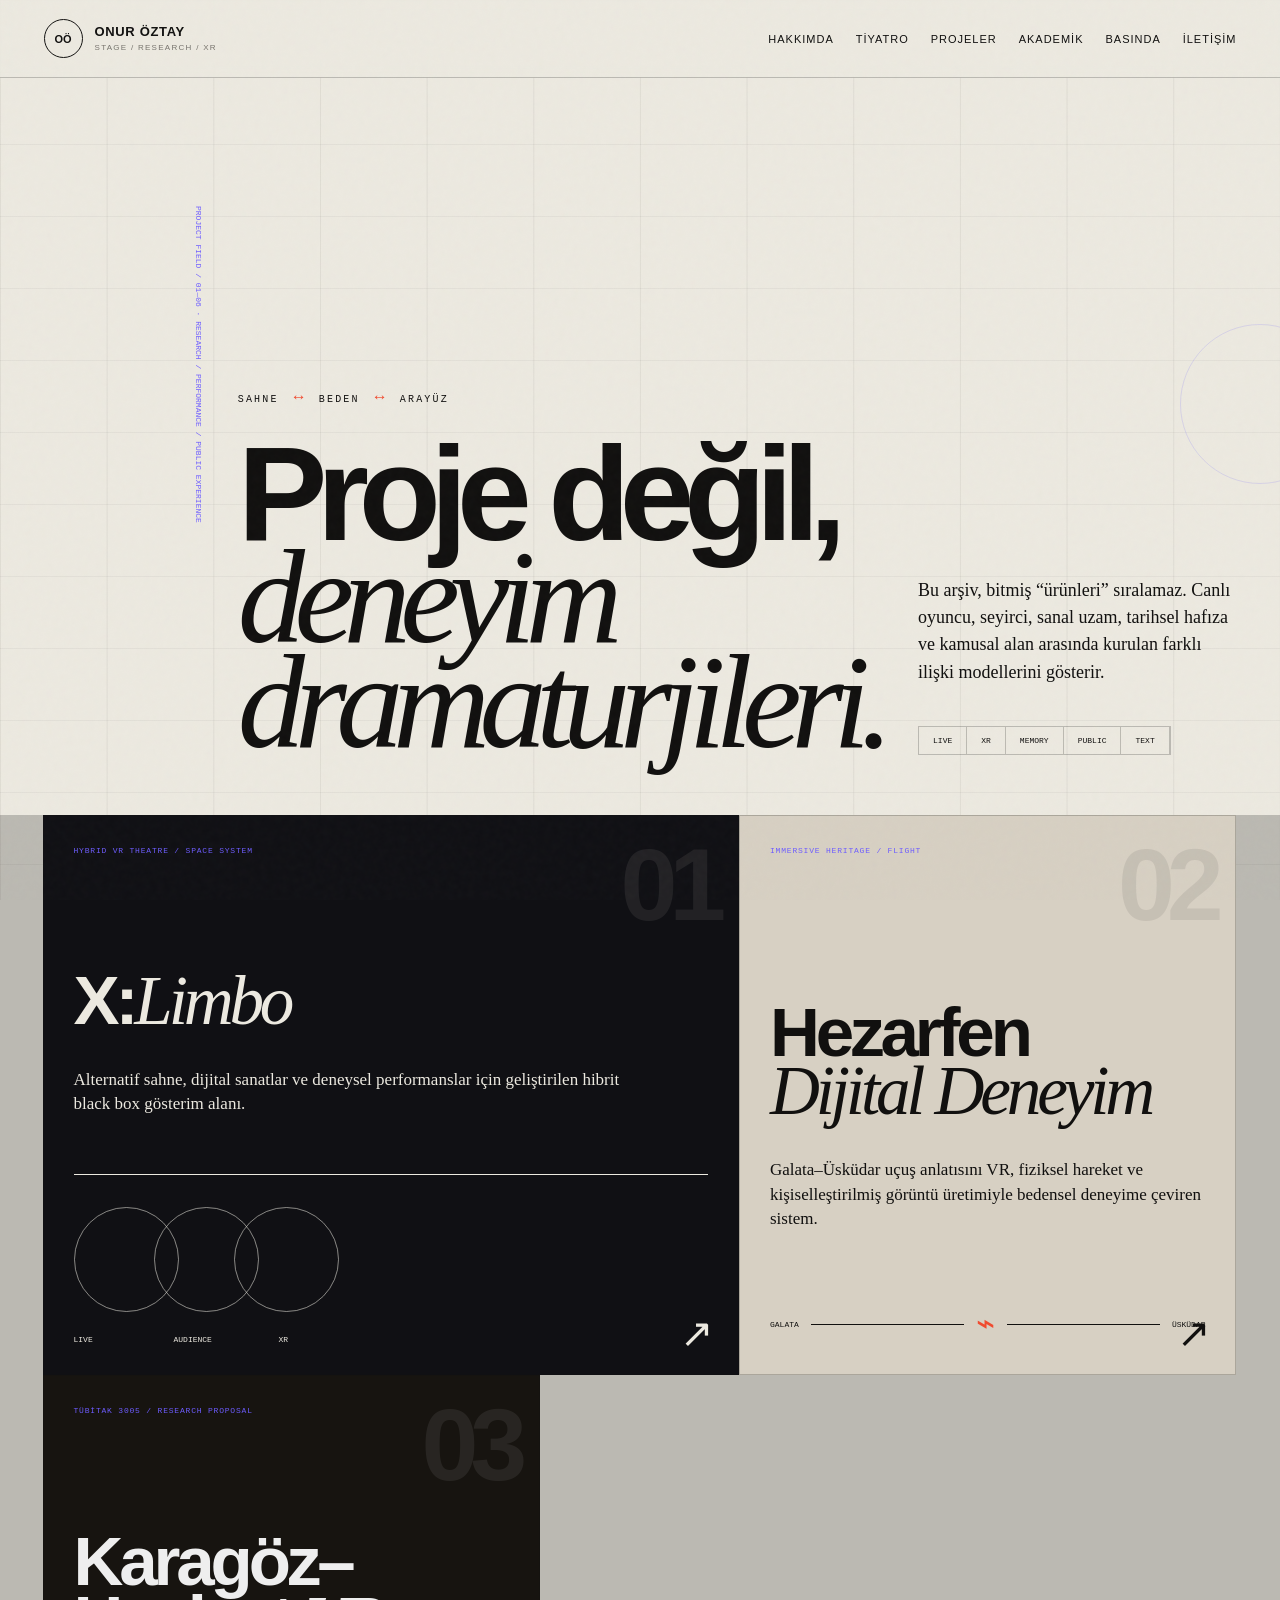
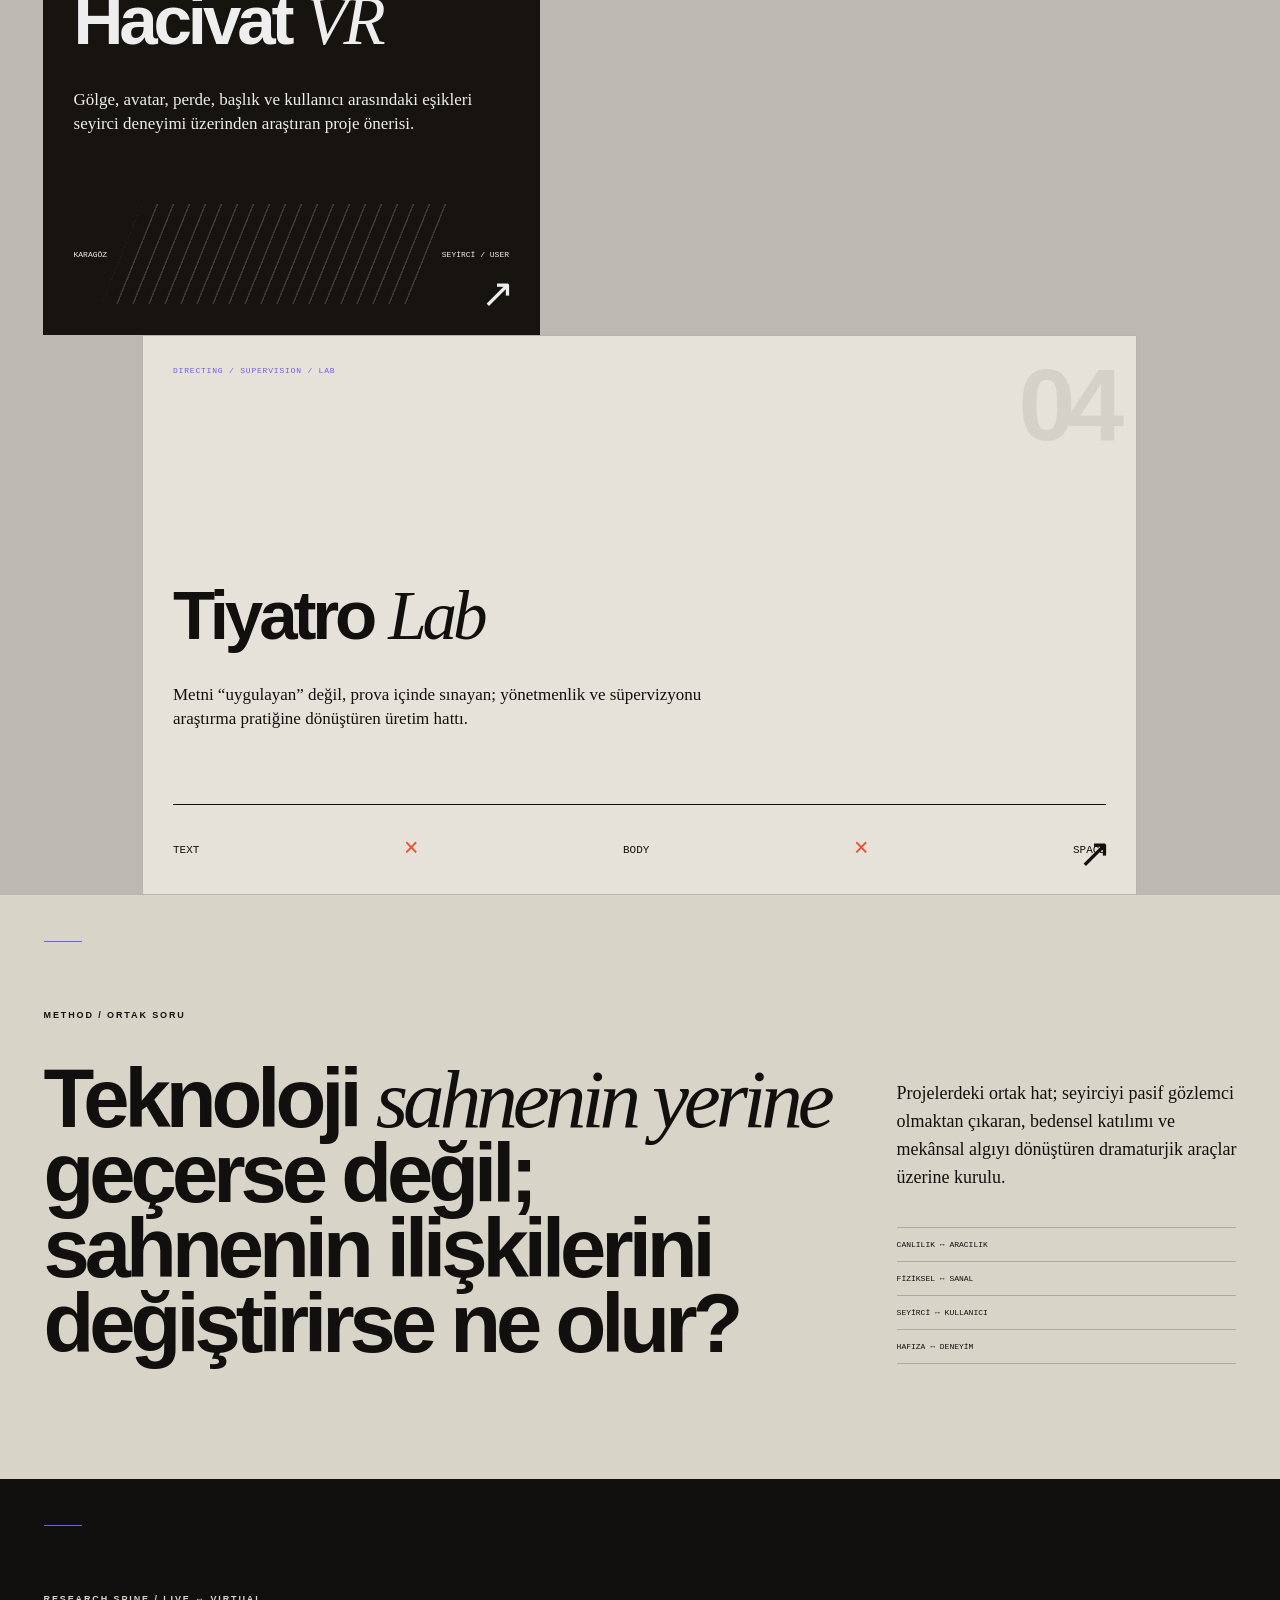
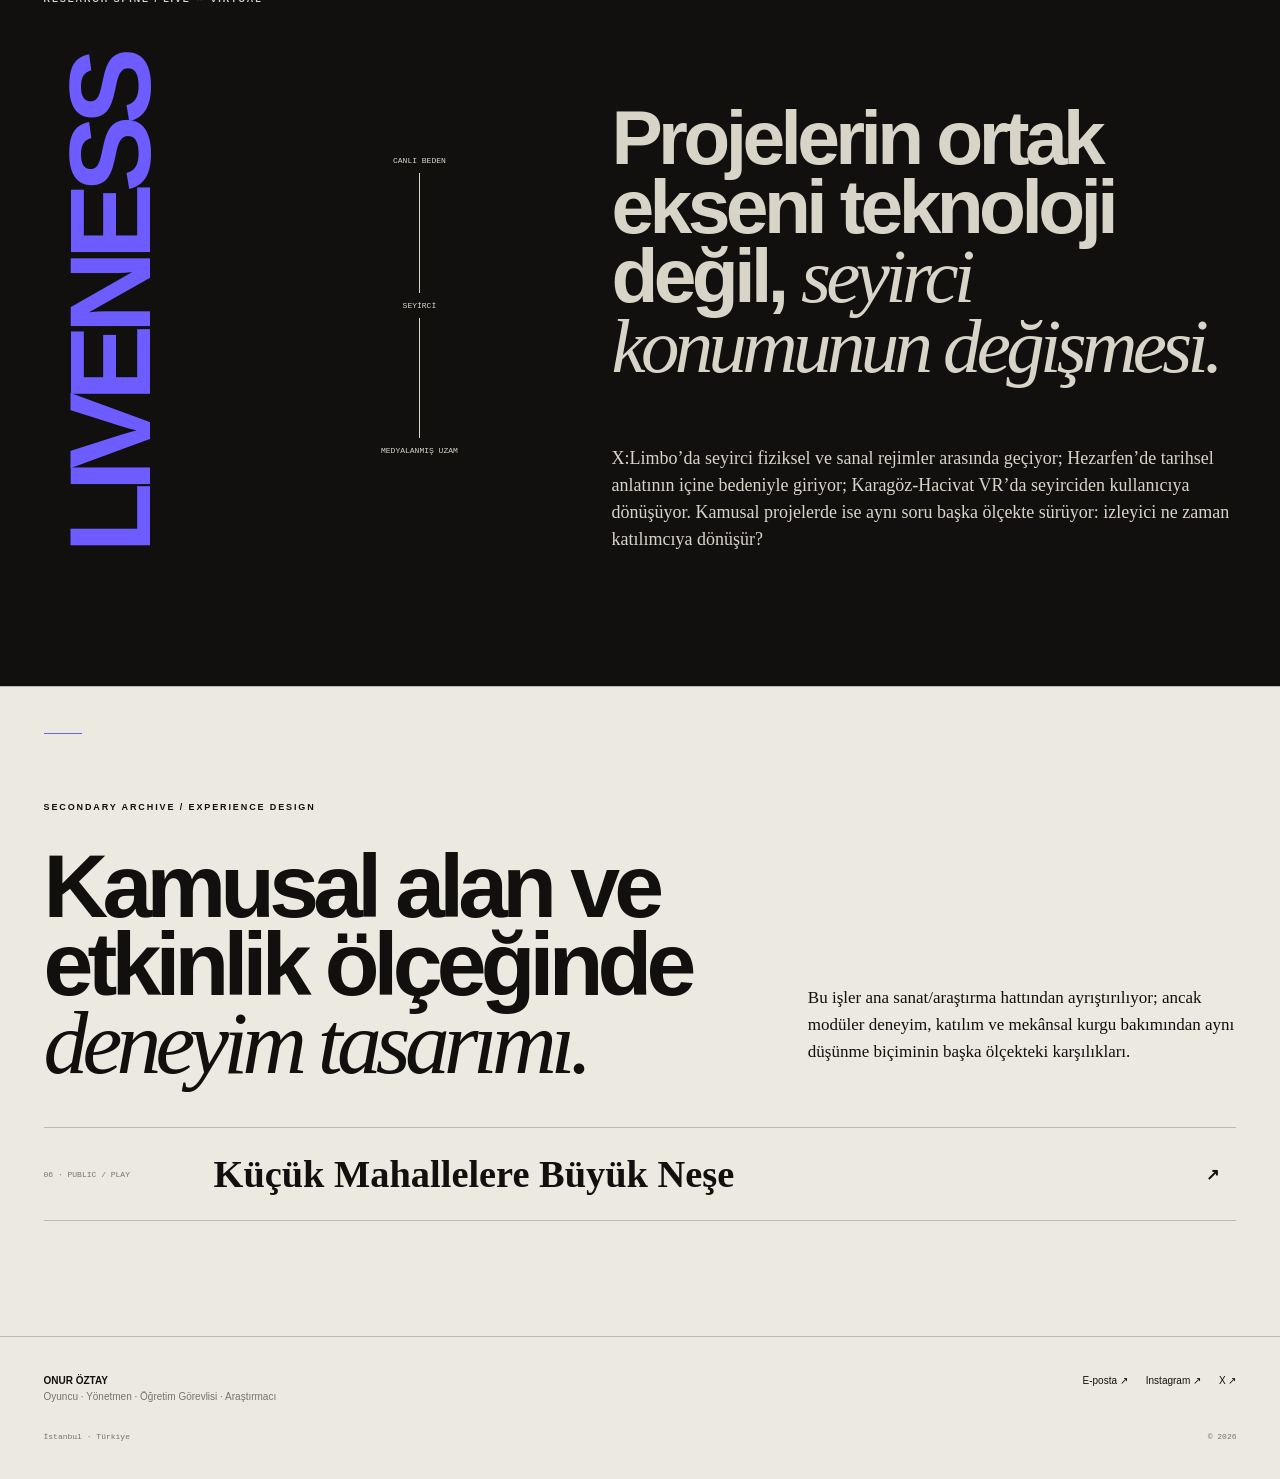
<file: projects.html>
<!DOCTYPE html>

<html lang="tr">
<head>
<meta charset="utf-8"/>
<meta content="width=device-width,initial-scale=1" name="viewport"/>
<meta content="#11110f" name="theme-color"/>
<meta content="Onur Öztay" name="author"/>
<link href="[data-uri]" rel="icon" type="image/svg+xml"/>
<style>

:root{
  --ink:#11100f; --paper:#ece9e0; --paper2:#d9d4c8; --ghost:#77736d;
  --acid:#6d5cff; --signal:#f04b2f; --electric:#62d8ff; --line:rgba(17,16,15,.22);
  --max:1440px; --pad:clamp(18px,3.4vw,54px);
}
*{box-sizing:border-box}
html{scroll-behavior:smooth}
body{margin:0;background:var(--paper);color:var(--ink);font-family:Arial,Helvetica,sans-serif;overflow-x:hidden}
a{color:inherit;text-decoration:none} img{display:block;max-width:100%}
em{font-family:Georgia,Times,serif;font-weight:400}
::selection{background:var(--acid);color:#fff}
.noise{position:fixed;inset:0;pointer-events:none;z-index:90;opacity:.06;background-image:url("data:image/svg+xml,%3Csvg viewBox='0 0 180 180' xmlns='http://www.w3.org/2000/svg'%3E%3Cfilter id='n'%3E%3CfeTurbulence type='fractalNoise' baseFrequency='.72' numOctaves='3' stitchTiles='stitch'/%3E%3C/filter%3E%3Crect width='100%25' height='100%25' filter='url(%23n)' opacity='.42'/%3E%3C/svg%3E")}
.viewport-grid{position:fixed;inset:0;pointer-events:none;z-index:-1;background-image:linear-gradient(to right,rgba(17,16,15,.055) 1px,transparent 1px),linear-gradient(to bottom,rgba(17,16,15,.04) 1px,transparent 1px);background-size:8.333vw 100%,100% 72px}
.cursor-orbit{position:fixed;width:160px;height:160px;border:1px solid rgba(109,92,255,.16);border-radius:50%;right:-60px;top:36vh;pointer-events:none;z-index:-1}
.site-header{height:78px;padding:0 var(--pad);display:flex;align-items:center;justify-content:space-between;border-bottom:1px solid var(--line);position:relative;z-index:50;background:rgba(236,233,224,.86);backdrop-filter:blur(12px)}
.brand{display:flex;align-items:center;gap:12px}.brand-disc{width:39px;height:39px;border:1px solid var(--ink);border-radius:50%;display:grid;place-items:center;font-size:11px;font-weight:800}.brand-stack{display:grid;line-height:1}.brand-stack b{font-size:13px;letter-spacing:.05em}.brand-stack small{margin-top:6px;font-size:8px;letter-spacing:.16em;color:var(--ghost)}
.site-nav{display:flex;gap:22px;font-size:11px;letter-spacing:.09em;text-transform:uppercase}.site-nav a{position:relative}.site-nav a:after{content:"";position:absolute;left:0;right:100%;bottom:-5px;height:1px;background:var(--acid);transition:.25s}.site-nav a:hover:after{right:0}
.menu-toggle{display:none;background:none;border:0;width:42px;height:42px}.menu-toggle span{display:block;border-top:1px solid var(--ink);margin:8px 0}

.hero{min-height:calc(100svh - 78px);padding:clamp(44px,7vw,108px) var(--pad) 34px;max-width:var(--max);margin:auto;display:grid;grid-template-columns:1.1fr .72fr;gap:clamp(30px,6vw,92px);align-items:center;position:relative}
.hero-copy{position:relative;z-index:2}.eyebrow,.section-index{font-size:9px;letter-spacing:.21em;text-transform:uppercase;font-weight:700}.hero-question{font-size:10px;letter-spacing:.14em;color:var(--acid);margin-top:28px}
.hero h1,.page-hero h1,.contact-hero h1{font-size:clamp(58px,7.7vw,126px);line-height:.84;letter-spacing:-.062em;margin:24px 0 34px;font-weight:800}.hero h1 em,.page-hero h1 em,.contact-hero h1 em{font-weight:400}
.lead{font-family:Georgia,Times,serif;font-size:clamp(18px,1.65vw,27px);line-height:1.42;max-width:760px}.actions{display:flex;gap:10px;margin-top:34px;flex-wrap:wrap}.button{padding:14px 16px;border:1px solid var(--ink);font-size:10px;letter-spacing:.12em;text-transform:uppercase}.button.primary{background:var(--ink);color:var(--paper)}.button:hover{background:var(--acid);border-color:var(--acid);color:#fff}
.hero-portrait{margin:0;position:relative;transform:rotate(1.3deg)}.hero-portrait:before{content:"LIVE / IMAGE / TRACE";position:absolute;left:-24px;top:22px;writing-mode:vertical-rl;font-size:8px;letter-spacing:.18em;color:var(--acid)}.hero-portrait img{width:100%;aspect-ratio:4/5;object-fit:cover;filter:grayscale(.65) contrast(1.08)}.hero-portrait figcaption{font-size:8px;letter-spacing:.15em;margin-top:9px}
.hero-foot{grid-column:1/-1;display:flex;justify-content:space-between;border-top:1px solid var(--line);padding-top:12px;font-size:8px;letter-spacing:.18em}.hero-coordinate{position:absolute;right:var(--pad);bottom:88px;font-family:monospace;font-size:8px;color:var(--ghost)}.hero-fragment{position:absolute;font-weight:900;letter-spacing:-.05em;opacity:.11;pointer-events:none}.fragment-a{font-size:clamp(55px,10vw,160px);left:-1vw;bottom:16vh;transform:rotate(-90deg);transform-origin:left bottom}.fragment-b{font-size:clamp(34px,6vw,90px);right:-2vw;top:10vh;color:var(--acid)}

.ticker{overflow:hidden;border-top:1px solid var(--line);border-bottom:1px solid var(--line);background:var(--ink);color:var(--paper);font-size:10px;letter-spacing:.2em;white-space:nowrap}.ticker div{padding:13px 0;animation:marquee 26s linear infinite;width:max-content}@keyframes marquee{to{transform:translateX(-50%)}}

.section{padding:clamp(76px,9vw,145px) var(--pad);max-width:var(--max);margin:auto;position:relative}.section:before{content:"";position:absolute;left:var(--pad);top:46px;width:38px;border-top:1px solid var(--acid)}
.split{display:grid;grid-template-columns:1.15fr .65fr;gap:clamp(34px,8vw,120px);margin-top:34px}.split h2,.section-head h2,.project-detail-grid h2,.apparatus-copy h2{font-size:clamp(42px,5.8vw,88px);line-height:.96;letter-spacing:-.05em;margin:0}.copy{font-family:Georgia,Times,serif;font-size:18px;line-height:1.55}.copy p:first-child{margin-top:0}.text-link{display:inline-block;margin-top:18px;font-family:Arial,sans-serif;font-size:10px;letter-spacing:.14em;text-transform:uppercase;border-bottom:1px solid}

.dark-band{max-width:none;background:var(--ink);color:var(--paper);padding-left:max(var(--pad),calc((100vw - var(--max))/2 + var(--pad)));padding-right:max(var(--pad),calc((100vw - var(--max))/2 + var(--pad)))}.dark-band:before{border-color:var(--electric)}
.section-head{display:flex;justify-content:space-between;align-items:end;gap:24px;margin:34px 0 48px}
.work-grid{display:grid;grid-template-columns:1.3fr .7fr;gap:16px}.work-card{position:relative;min-height:360px;overflow:hidden;background:#222}.work-card.large{grid-row:span 2}.work-card img{width:100%;height:100%;object-fit:cover;filter:grayscale(.45);transition:.5s}.work-card:hover img{transform:scale(1.025);filter:grayscale(0)}.work-overlay{position:absolute;inset:auto 0 0;padding:22px;background:linear-gradient(transparent,rgba(0,0,0,.78));color:#fff}.work-overlay span{font-size:8px;letter-spacing:.13em}.work-overlay h3{font-family:Georgia,Times,serif;font-size:clamp(25px,3vw,42px);margin:8px 0 3px}.work-overlay p{font-size:10px;letter-spacing:.12em;text-transform:uppercase}

.projects-preview .project-strips{margin-top:45px;border-top:1px solid var(--line)}.project-strips a{display:grid;grid-template-columns:56px 1fr 1fr 30px;gap:15px;align-items:center;padding:24px 0;border-bottom:1px solid var(--line)}.project-strips strong{font-family:Georgia,serif;font-size:clamp(25px,3vw,42px)}.project-strips small{color:var(--ghost);letter-spacing:.08em;text-transform:uppercase}

.statement{background:var(--acid);color:#fff;padding:58px var(--pad);max-width:none}.statement>span{font-size:9px;letter-spacing:.19em}.statement-grid{max-width:var(--max);margin:auto;display:grid;grid-template-columns:1.25fr .55fr;gap:50px;align-items:center}.statement blockquote{font-family:Georgia,serif;font-size:clamp(34px,5.2vw,72px);line-height:1.04;margin:30px 0}.statement-diagram{aspect-ratio:1;position:relative;border:1px solid rgba(255,255,255,.5);border-radius:50%}.statement-diagram i{position:absolute;font-style:normal;font-size:8px;letter-spacing:.12em}.statement-diagram i:nth-child(1){left:50%;top:-5px}.statement-diagram i:nth-child(2){right:-20px;top:50%}.statement-diagram i:nth-child(3){left:50%;bottom:-5px}.statement-diagram i:nth-child(4){left:-20px;top:50%}.statement-diagram b{position:absolute;inset:22%;border:1px dashed #fff;transform:rotate(45deg)}

.page-hero,.contact-hero{padding:clamp(68px,8vw,125px) var(--pad) 80px;max-width:var(--max);margin:auto;border-bottom:1px solid var(--line)}.page-hero.compact{padding-bottom:50px}.page-hero .lead{max-width:920px}.page-hero:after{content:"// DOCUMENT / TRACE / 2026";display:block;margin-top:45px;font:8px monospace;color:var(--ghost)}
.bio-layout{display:grid;grid-template-columns:.72fr 1fr;gap:clamp(36px,8vw,110px);align-items:start}.bio-photo{margin:0;position:sticky;top:100px}.bio-photo img{filter:grayscale(.65);transform:rotate(-1.2deg)}.bio-text{font-family:Georgia,Times,serif;font-size:18px;line-height:1.6}.bio-text .lead{font-size:clamp(23px,2.7vw,38px)}
.light{background:var(--paper2);max-width:none;padding-left:max(var(--pad),calc((100vw - var(--max))/2 + var(--pad)));padding-right:max(var(--pad),calc((100vw - var(--max))/2 + var(--pad)))}
.timeline{margin-top:46px;border-top:1px solid var(--line)}.timeline article,.credit-list article{display:grid;grid-template-columns:150px 1fr;gap:25px;border-bottom:1px solid var(--line);padding:26px 0}.timeline time,.credit-list time{font:10px monospace;color:var(--acid)}.timeline h3,.credit-list h3{font-family:Georgia,serif;font-size:26px;margin:0}.timeline p,.credit-list p{margin:6px 0 0;color:var(--ghost)}
.postdramatic-statement{overflow:hidden}.apparatus-grid{display:grid;grid-template-columns:.75fr 1.15fr;gap:50px;align-items:center;min-height:520px}.apparatus-word{font-size:clamp(55px,9vw,150px);font-weight:900;letter-spacing:-.07em;writing-mode:vertical-rl;transform:rotate(180deg);color:rgba(17,16,15,.11)}.apparatus-copy p{font-family:Georgia,serif;font-size:20px;max-width:700px}.apparatus-axis{grid-column:1/-1;display:flex;align-items:center;gap:14px;font:8px monospace;letter-spacing:.16em}.apparatus-axis b{height:1px;background:linear-gradient(90deg,var(--signal),var(--acid),var(--electric));flex:1;position:relative}.apparatus-axis b:after{content:"";width:10px;height:10px;border:1px solid var(--acid);border-radius:50%;position:absolute;left:62%;top:-5px;background:var(--paper)}
.encounter-cloud{display:flex;flex-wrap:wrap;gap:0;margin-top:40px;border-top:1px solid var(--line);border-left:1px solid var(--line)}.encounter-cloud span{font-family:Georgia,serif;font-size:clamp(20px,2.2vw,34px);padding:20px 24px;border-right:1px solid var(--line);border-bottom:1px solid var(--line);background:rgba(255,255,255,.14)}.encounter-cloud span:nth-child(3n){transform:translateY(10px)}.encounter-cloud span:nth-child(4n){color:var(--acid)}

.theatre-feature{padding-top:60px;padding-bottom:60px}.feature-grid{display:grid;grid-template-columns:1fr 1fr;gap:clamp(35px,7vw,90px);align-items:center}.feature-grid.reverse img{order:-1}.feature-grid img{aspect-ratio:4/3;object-fit:cover;filter:grayscale(.55)}.feature-grid h2{font-size:clamp(42px,6vw,80px);line-height:.94;letter-spacing:-.05em}.tags{display:flex;gap:8px;flex-wrap:wrap;margin-top:20px}.tags span{border:1px solid var(--line);padding:8px 10px;font-size:8px;letter-spacing:.12em;text-transform:uppercase}.gallery-row{display:grid;grid-template-columns:1.1fr .9fr .8fr;gap:12px;margin-bottom:40px}.gallery-row figure{margin:0}.gallery-row img{aspect-ratio:4/3;object-fit:cover;filter:grayscale(.45)}.gallery-row figcaption{font:9px monospace;margin-top:8px}.compact-list{margin-top:35px}.role-score{display:flex;gap:0;margin-top:44px;border:1px solid var(--line);width:max-content;max-width:100%;overflow:auto}.role-score span{padding:10px 14px;border-right:1px solid var(--line);font-size:8px;letter-spacing:.12em;white-space:nowrap}
.media-grid{display:grid;grid-template-columns:1fr 1fr;gap:14px}.media-grid figure{margin:0}.media-grid img{aspect-ratio:16/10;object-fit:cover;filter:grayscale(.55)}.media-grid figcaption{display:flex;justify-content:space-between;margin-top:8px;font-size:10px}.mini-credits{display:flex;flex-wrap:wrap;gap:8px;margin-top:35px}.mini-credits span{border:1px solid rgba(255,255,255,.25);padding:9px 11px;font-size:9px}

.project-legend{display:flex;gap:0;margin-top:35px;width:max-content;max-width:100%;overflow:auto;border:1px solid var(--line)}.project-legend span{padding:9px 14px;border-right:1px solid var(--line);font:8px monospace}
.project-cards{display:grid;grid-template-columns:repeat(2,1fr);gap:1px;background:var(--line);border:1px solid var(--line)}.project-card{background:var(--paper);display:grid;grid-template-columns:.75fr 1.25fr;min-height:290px}.project-card>div:last-child{padding:28px}.project-card small{font-size:8px;letter-spacing:.12em;color:var(--ghost)}.project-card h2{font-family:Georgia,serif;font-size:clamp(28px,3.2vw,50px);line-height:.98;margin:45px 0 12px}.project-card p{font-family:Georgia,serif;font-size:16px;line-height:1.5}
.project-art{position:relative;overflow:hidden;background:#171717;color:#fff;min-height:220px}.project-art:before,.project-art:after{content:"";position:absolute;border:1px solid currentColor;opacity:.35}.project-art:before{width:70%;height:70%;left:15%;top:15%;transform:rotate(18deg)}.project-art:after{width:38%;height:38%;left:30%;top:30%;border-radius:50%}.project-art span{position:absolute;left:15px;top:15px;font:8px monospace;letter-spacing:.14em;z-index:2}.project-art i{position:absolute;left:0;right:0;top:50%;height:1px;background:currentColor;opacity:.5}.project-art.xlimbo{background:linear-gradient(145deg,#0e0e10,#312a80);color:#8be7ff}.project-art.hezarfen{background:linear-gradient(160deg,#d9d1bd,#4f7192);color:#181818}.project-art.karagoz,.project-art.karagoz3005{background:radial-gradient(circle at 55% 45%,#e7c257 0 13%,#151515 14% 100%);color:#f3e4a9}.project-art.mahalle{background:linear-gradient(135deg,#d7d1c1,#e15b3d);color:#222}.project-art.gs{background:linear-gradient(135deg,#7e0914,#f0a31b);color:#fff}.project-art.lab{background:linear-gradient(135deg,#080808,#444);color:#fff}
.project-detail-hero{max-width:var(--max);margin:auto;padding:90px var(--pad);display:grid;grid-template-columns:1.15fr .85fr;gap:70px;align-items:center}.project-detail-hero h1{font-size:clamp(54px,8vw,112px);line-height:.87;letter-spacing:-.06em;margin:20px 0}.detail-art{min-height:520px;box-shadow:28px 28px 0 rgba(109,92,255,.13)}.wire-a,.wire-b{position:absolute!important;display:block;border:1px dashed currentColor;opacity:.45}.wire-a{inset:12%;transform:perspective(300px) rotateX(58deg) rotateZ(18deg)}.wire-b{inset:24%;border-radius:50%;transform:translateZ(20px)}.depth-label{position:absolute;right:10px;bottom:10px;font:8px monospace;font-style:normal;opacity:.75}.project-detail-grid{display:grid;grid-template-columns:.85fr 1.15fr;gap:80px}.big-note{font-family:Georgia,serif;font-size:clamp(24px,3vw,42px);max-width:1000px}

.research-map-section{background:#111;color:#eee;max-width:none;padding-left:max(var(--pad),calc((100vw - var(--max))/2 + var(--pad)));padding-right:max(var(--pad),calc((100vw - var(--max))/2 + var(--pad)))}.research-map{height:500px;max-width:1000px;margin:50px auto 0;position:relative;border:1px solid rgba(255,255,255,.18);background:linear-gradient(rgba(255,255,255,.04) 1px,transparent 1px),linear-gradient(90deg,rgba(255,255,255,.04) 1px,transparent 1px);background-size:50px 50px}.research-map .node{position:absolute;padding:9px 12px;border:1px solid rgba(255,255,255,.4);font:9px monospace;background:#111}.n1{left:8%;top:16%}.n2{right:12%;top:20%;color:#8be7ff}.n3{left:44%;top:44%;color:#ff725d}.n4{left:15%;bottom:15%}.n5{right:16%;bottom:13%}.research-map .line{position:absolute;height:1px;background:rgba(255,255,255,.32);transform-origin:left}.l1{width:45%;left:15%;top:21%;transform:rotate(20deg)}.l2{width:38%;left:50%;top:48%;transform:rotate(-35deg)}.l3{width:36%;left:20%;top:75%;transform:rotate(-30deg)}.l4{width:34%;left:48%;top:48%;transform:rotate(42deg)}

.press-list{display:grid;grid-template-columns:repeat(2,1fr);gap:1px;background:var(--line);border:1px solid var(--line)}.press-list a{background:var(--paper);padding:28px;min-height:280px}.press-list span{font:8px monospace;color:var(--acid)}.press-list h2{font-family:Georgia,serif;font-size:clamp(26px,3vw,45px);margin:55px 0 15px}.press-list p{font-family:Georgia,serif;line-height:1.5}.press-list b{font-size:9px;letter-spacing:.1em}
.contact-hero{min-height:60vh}.contact-cards{display:grid;grid-template-columns:repeat(3,1fr);gap:1px;background:var(--line)}.contact-cards a{background:var(--paper);padding:30px;min-height:180px;display:grid;align-content:space-between}.contact-cards span{font:8px monospace}.contact-cards strong{font-family:Georgia,serif;font-size:22px}.privacy-note{font-size:10px;color:var(--ghost);margin-top:20px}

.site-footer{max-width:var(--max);margin:auto;border-top:1px solid var(--line);padding:38px var(--pad);display:grid;grid-template-columns:1fr auto;gap:30px;font-size:10px}.site-footer>div:first-child strong,.site-footer>div:first-child span{display:block}.site-footer>div:first-child span{color:var(--ghost);margin-top:5px}.footer-social{display:flex;gap:18px}.footer-meta{grid-column:1/-1;display:flex;justify-content:space-between;color:var(--ghost);font:8px monospace}

@media(max-width:900px){
 .site-nav{display:none;position:absolute;left:0;right:0;top:78px;background:var(--paper);padding:26px var(--pad);border-bottom:1px solid var(--line);flex-direction:column;font-size:22px;z-index:40}.site-nav.open{display:flex}.menu-toggle{display:block}
 .hero{grid-template-columns:1fr;padding-top:56px}.hero-portrait{max-width:72vw;margin-left:auto}.hero-fragment{display:none}
 .split,.bio-layout,.apparatus-grid,.feature-grid,.project-detail-grid,.project-detail-hero{grid-template-columns:1fr}
 .bio-photo{position:relative;top:auto;max-width:70vw}
 .apparatus-word{writing-mode:initial;transform:none;font-size:18vw}
 .statement-grid{grid-template-columns:1fr}.statement-diagram{max-width:260px}
 .project-cards{grid-template-columns:1fr}.project-card{grid-template-columns:.65fr 1.35fr}
 .work-grid{grid-template-columns:1fr 1fr}.work-card.large{grid-column:1/-1;grid-row:auto}
}
@media(max-width:620px){
 :root{--pad:18px}.site-header{height:68px}.site-nav{top:68px}.brand-stack small{display:none}
 .hero{min-height:auto;padding-bottom:26px}.hero h1,.page-hero h1,.contact-hero h1{font-size:clamp(51px,16vw,78px);line-height:.88}
 .hero-portrait{max-width:86vw}.hero-foot{font-size:7px}.hero-coordinate{display:none}
 .section{padding-top:78px;padding-bottom:78px}.section:before{top:30px}
 .split h2,.section-head h2,.apparatus-copy h2{font-size:42px}
 .section-head{display:block}.section-head .text-link{margin-top:15px}
 .work-grid,.gallery-row,.media-grid,.press-list,.contact-cards{grid-template-columns:1fr}
 .project-strips a{grid-template-columns:36px 1fr 22px}.project-strips small{grid-column:2/3}.project-card{grid-template-columns:1fr}.project-card .project-art{min-height:160px}.project-card h2{margin-top:24px}
 .timeline article,.credit-list article{grid-template-columns:86px 1fr;gap:15px}.timeline h3,.credit-list h3{font-size:22px}
 .feature-grid.reverse img{order:0}.feature-grid img{aspect-ratio:1.1}
 .detail-art{min-height:320px}.research-map{height:430px}.statement{padding-left:18px;padding-right:18px}
 .contact-cards a{min-height:140px}.site-footer{grid-template-columns:1fr}.footer-social{flex-wrap:wrap}.footer-meta{grid-column:auto}
}


/* MASTER v2 — deeper editorial / postdramatic layers */
.project-archive-section{border-top:1px solid var(--line)}
.archive-intro{display:grid;grid-template-columns:1.1fr .7fr;gap:60px;margin-top:35px;align-items:end}
.archive-intro h2{font-size:clamp(40px,5.4vw,78px);line-height:.98;letter-spacing:-.045em;margin:0}
.archive-intro p{font-family:Georgia,serif;font-size:17px;line-height:1.55}
.archive-projects{border-top:1px solid var(--line);margin-top:45px}
.archive-projects a{display:grid;grid-template-columns:150px 1fr 30px;gap:20px;align-items:center;padding:24px 0;border-bottom:1px solid var(--line)}
.archive-projects span{font:8px monospace;color:var(--ghost)}
.archive-projects strong{font-family:Georgia,serif;font-size:clamp(24px,3vw,40px)}

.project-apparatus-section{overflow:hidden}
.project-apparatus{margin-top:45px;min-height:480px;border:1px solid var(--line);position:relative;padding:42px;background:linear-gradient(135deg,rgba(255,255,255,.16),rgba(109,92,255,.05))}
.apparatus-stage{display:grid;grid-template-columns:auto 1fr auto 1fr auto;align-items:center;gap:15px;margin-top:120px;font:9px monospace;letter-spacing:.12em}
.apparatus-stage i{height:1px;background:linear-gradient(90deg,var(--signal),var(--acid),var(--electric));position:relative}
.apparatus-stage i:after{content:"";position:absolute;right:0;top:-4px;width:8px;height:8px;border:1px solid currentColor;border-radius:50%;background:var(--paper)}
.apparatus-depth{position:absolute;right:6%;top:40px;width:240px;height:180px;perspective:400px}
.apparatus-depth b{position:absolute;inset:20px;border:1px solid rgba(17,16,15,.25);transform:rotateX(58deg) rotateZ(25deg)}
.apparatus-depth b:nth-child(2){inset:45px}.apparatus-depth b:nth-child(3){inset:70px}
.apparatus-depth em{position:absolute;right:0;bottom:0;font:8px monospace;font-style:normal;color:var(--ghost)}
.project-apparatus>p{position:absolute;left:42px;bottom:35px;max-width:570px;font-family:Georgia,serif;font-size:20px;line-height:1.45}
.apparatus-xlimbo{background:linear-gradient(135deg,#0e0e12,#2c2864);color:#eee}.apparatus-xlimbo .apparatus-stage i{background:linear-gradient(90deg,#ff725d,#6d5cff,#62d8ff)}
.apparatus-hezarfen{background:linear-gradient(150deg,#ddd4c3,#aec6dc)}
.apparatus-karagoz3005{background:radial-gradient(circle at 78% 35%,rgba(232,194,73,.55),transparent 18%),#181818;color:#eee}
.apparatus-karagoz{background:linear-gradient(145deg,#1b1710,#c49b38);color:#f5ead0}
.apparatus-tiyatrolab{background:linear-gradient(135deg,#e9e5dc,#9b9b9b)}

.thesis-section{background:var(--paper2);max-width:none;padding-left:max(var(--pad),calc((100vw - var(--max))/2 + var(--pad)));padding-right:max(var(--pad),calc((100vw - var(--max))/2 + var(--pad)))}
.thesis-layout{display:grid;grid-template-columns:.45fr 1.4fr;gap:70px;align-items:start;margin-top:40px}
.thesis-index{font-size:clamp(65px,10vw,155px);font-weight:900;letter-spacing:-.08em;line-height:.72;color:rgba(17,16,15,.1)}
.thesis-copy h2{font-size:clamp(34px,4.5vw,67px);line-height:1;letter-spacing:-.04em;margin:0}
.thesis-copy>p{font-family:Georgia,serif;font-size:19px;line-height:1.55;max-width:760px}
.thesis-axis{display:flex;align-items:center;gap:14px;font:8px monospace;margin-top:45px}
.thesis-axis b{height:1px;background:var(--ink);flex:1;position:relative}
.thesis-axis i{position:absolute;width:14px;height:14px;border-radius:50%;border:1px solid var(--acid);left:57%;top:-7px;background:var(--paper2)}

.academic-trace{margin-top:45px;border-left:1px solid var(--line);padding-left:28px}
.academic-trace article{position:relative;display:grid;grid-template-columns:130px 1fr;gap:25px;padding:0 0 38px}
.academic-trace article:before{content:"";position:absolute;left:-34px;top:5px;width:10px;height:10px;border:1px solid var(--acid);border-radius:50%;background:var(--paper)}
.academic-trace time{font:9px monospace;color:var(--acid)}
.academic-trace h3{font-family:Georgia,serif;font-size:25px;margin:0}
.academic-trace p{margin:7px 0 0;color:var(--ghost)}

.press-map-section{background:var(--paper2);max-width:none;padding-left:max(var(--pad),calc((100vw - var(--max))/2 + var(--pad)));padding-right:max(var(--pad),calc((100vw - var(--max))/2 + var(--pad)))}
.press-map{height:360px;position:relative;margin-top:40px;border:1px solid var(--line);overflow:hidden}
.press-map span{position:absolute;font:9px monospace;border:1px solid var(--ink);padding:8px 10px;background:var(--paper2);z-index:2}
.pm-stage{left:8%;top:20%}.pm-academic{right:12%;top:18%;color:var(--acid)}.pm-audio{left:38%;bottom:16%}.pm-archive{right:8%;bottom:20%}
.press-map i{position:absolute;left:15%;top:27%;width:65%;height:1px;background:var(--ink);transform-origin:left}
.press-map i:nth-of-type(1){transform:rotate(8deg)}.press-map i:nth-of-type(2){transform:rotate(35deg);width:36%}.press-map i:nth-of-type(3){left:45%;top:75%;width:42%;transform:rotate(-18deg)}

.trace-section{overflow:hidden}
.trace-line{display:flex;gap:0;margin-top:45px;min-width:max-content;border-top:1px solid var(--line);border-bottom:1px solid var(--line)}
.trace-line article{width:230px;padding:24px 20px 28px;border-right:1px solid var(--line);display:grid;gap:9px}
.trace-line time{font:9px monospace;color:var(--acid)}
.trace-line strong{font-family:Georgia,serif;font-size:23px;line-height:1.05}
.trace-line span{font-size:8px;letter-spacing:.1em;color:var(--ghost);text-transform:uppercase}

@media(max-width:760px){
 .archive-intro,.thesis-layout{grid-template-columns:1fr}
 .archive-projects a{grid-template-columns:100px 1fr 20px}
 .project-apparatus{min-height:430px;padding:24px}
 .apparatus-stage{grid-template-columns:1fr;gap:8px;margin-top:140px}
 .apparatus-stage i{width:1px;height:30px;margin-left:12px;background:linear-gradient(var(--signal),var(--acid),var(--electric))}
 .apparatus-depth{width:180px;height:140px;right:0}
 .project-apparatus>p{left:24px;right:24px;bottom:24px;font-size:17px}
 .academic-trace article{grid-template-columns:85px 1fr}
 .trace-section{overflow:auto}
}

/* MASTER v3 — source-audited archive */
.audited-archive{max-width:none;padding-left:max(var(--pad),calc((100vw - var(--max))/2 + var(--pad)));padding-right:max(var(--pad),calc((100vw - var(--max))/2 + var(--pad)));background:#d8d3c7}
.archive-columns{display:grid;grid-template-columns:1fr 1fr;gap:1px;background:var(--line);border:1px solid var(--line);margin-top:42px}
.archive-columns>div{background:var(--paper);padding:30px}
.archive-columns>div>h2{font-size:clamp(30px,4vw,55px);letter-spacing:-.04em;margin:0 0 30px}
.archive-columns .credit-list article{grid-template-columns:100px 1fr}
.credit-list article.corrected{background:rgba(109,92,255,.07);margin:0 -15px;padding-left:15px;padding-right:15px}
.credit-list article.corrected small{font:8px monospace;color:var(--acid);letter-spacing:.08em}
.publication-grid{display:grid;grid-template-columns:1fr 1fr;gap:1px;background:var(--line);border:1px solid var(--line);margin-top:42px}
.publication-grid article{background:var(--paper);padding:34px}
.publication-grid span{font:8px monospace;color:var(--acid)}
.publication-grid h2{font-family:Georgia,serif;font-size:clamp(25px,3vw,42px);line-height:1.08;margin:40px 0 18px}
.publication-grid p{font-family:Georgia,serif;line-height:1.55}
.source-discipline{font:9px monospace;color:var(--ghost);margin-top:18px}
.film-trace{display:grid;grid-template-columns:1.2fr .8fr;gap:60px;align-items:end;margin-top:40px}
.film-trace h2{font-size:clamp(42px,6vw,84px);letter-spacing:-.05em;line-height:.95;margin:10px 0 18px}
.film-trace p{font-family:Georgia,serif;font-size:18px;max-width:700px}
.festival-stack{display:grid;border-top:1px solid var(--line)}
.festival-stack span{padding:14px 0;border-bottom:1px solid var(--line);font:9px monospace}
@media(max-width:760px){.archive-columns,.publication-grid,.film-trace{grid-template-columns:1fr}.archive-columns>div{padding:20px}.archive-columns .credit-list article{grid-template-columns:80px 1fr}}

/* MASTER v4 — portfolio-image mapped archive */
.archive-intro{display:grid;grid-template-columns:1.25fr .75fr;gap:50px;align-items:end;margin:36px 0}
.archive-intro h2{font-size:clamp(44px,7vw,110px);line-height:.87;letter-spacing:-.065em;margin:0}
.archive-intro h2 em{font-family:Georgia,serif;font-weight:400}
.archive-intro p{font-family:Georgia,serif;font-size:17px;line-height:1.6}
.visual-archive-grid{display:grid;grid-template-columns:repeat(3,1fr);gap:1px;background:var(--line);border:1px solid var(--line)}
.visual-archive-grid figure{margin:0;background:#111;position:relative;overflow:hidden;min-height:340px}
.visual-archive-grid figure.va-wide{grid-column:span 2}
.visual-archive-grid img{width:100%;height:100%;min-height:340px;object-fit:cover;display:block;filter:saturate(.82) contrast(1.03)}
.visual-archive-grid figcaption{position:absolute;left:0;right:0;bottom:0;padding:18px;background:linear-gradient(transparent,rgba(0,0,0,.88));color:#fff;display:grid;gap:4px}
.visual-archive-grid figcaption b{font-family:Georgia,serif;font-size:24px}
.visual-archive-grid figcaption span{font:9px monospace;letter-spacing:.06em}
.teaching-grid,.source-media-grid{display:grid;grid-template-columns:repeat(3,1fr);gap:1px;background:var(--line);border:1px solid var(--line);margin-top:36px}
.teaching-grid figure,.source-media-grid figure{margin:0;background:#111}
.teaching-grid img,.source-media-grid img{width:100%;height:360px;object-fit:cover;display:block}
.teaching-grid figcaption,.source-media-grid figcaption{padding:14px 16px;background:var(--paper);font:9px monospace}
.source-media-grid .sm-wide{grid-column:span 2}
.public-link-grid{display:grid;grid-template-columns:repeat(3,1fr);gap:1px;background:var(--line);border:1px solid var(--line);margin-top:36px}
.public-link-grid a{background:var(--paper);padding:28px;text-decoration:none;color:inherit;min-height:260px;display:flex;flex-direction:column;justify-content:space-between}
.public-link-grid a:hover{background:var(--ink);color:var(--paper)}
.public-link-grid span{font:8px monospace;color:var(--acid)}
.public-link-grid h2{font-family:Georgia,serif;font-size:34px;line-height:1;margin:30px 0 15px}
.public-link-grid p{font-family:Georgia,serif;line-height:1.45}
@media(max-width:760px){
 .archive-intro,.visual-archive-grid,.teaching-grid,.source-media-grid,.public-link-grid{grid-template-columns:1fr}
 .visual-archive-grid figure.va-wide,.source-media-grid .sm-wide{grid-column:auto}
 .visual-archive-grid figure,.visual-archive-grid img{min-height:280px}
 .teaching-grid img,.source-media-grid img{height:280px}
}

/* MASTER v5 — projects as postdramatic field, not marketing cards */
.project-manifesto-hero{min-height:82vh;padding:clamp(70px,10vw,150px) var(--pad) 60px;max-width:var(--max);margin:auto;display:grid;grid-template-columns:.5fr 2fr 1fr;gap:35px;align-items:end;border-bottom:1px solid var(--line)}
.pmh-code{font:8px monospace;color:var(--acid);align-self:start;writing-mode:vertical-rl}
.pmh-title>span{font:10px monospace;letter-spacing:.22em}.pmh-title>i{font-style:normal;margin:0 12px;color:var(--signal)}
.pmh-title h1{font-size:clamp(64px,10.5vw,168px);line-height:.78;letter-spacing:-.078em;margin:35px 0 0;font-weight:900}
.pmh-title h1 em{display:block;font-family:Georgia,serif;font-weight:400}
.pmh-note{font-family:Georgia,serif;font-size:18px;line-height:1.52}.pmh-note .project-legend{margin-top:40px}
.project-field{max-width:var(--max);margin:auto;padding:0 var(--pad);display:grid;grid-template-columns:repeat(12,1fr);gap:1px;background:var(--line)}
.field-project{background:var(--paper);min-height:560px;padding:30px;position:relative;overflow:hidden;display:flex;flex-direction:column;border:1px solid var(--line);margin:-1px 0 0 -1px}
.fp-xlimbo{grid-column:span 7;background:#101014;color:#ece9e0}.fp-hezarfen{grid-column:span 5;background:#d7d0c3}
.fp-k3005{grid-column:span 5;background:#171410;color:#eee}.fp-karagoz{grid-column:span 7;background:#cdb47a}
.fp-lab{grid-column:2/span 10;background:#e7e2d9}
.fp-index{position:absolute;right:20px;top:10px;font-size:clamp(70px,8vw,120px);font-weight:900;letter-spacing:-.08em;opacity:.08}
.fp-kicker{font:8px monospace;letter-spacing:.1em;color:var(--acid);margin-bottom:auto}
.field-project h2{font-size:clamp(44px,5.4vw,82px);line-height:.85;letter-spacing:-.06em;margin:80px 0 20px}.field-project h2 em{font-family:Georgia,serif;font-weight:400}
.field-project p{font-family:Georgia,serif;font-size:17px;line-height:1.45;max-width:580px}
.fp-arrow{position:absolute;right:24px;bottom:18px;font-style:normal;font-size:40px}
.fp-diagram{height:170px;position:relative;margin-top:40px;border-top:1px solid currentColor}
.fp-diagram b{position:absolute;border:1px solid currentColor;width:105px;height:105px;border-radius:50%;top:32px;opacity:.55}.fp-diagram b:nth-child(1){left:0}.fp-diagram b:nth-child(2){left:80px}.fp-diagram b:nth-child(3){left:160px}
.fp-diagram span{position:absolute;bottom:0;font:8px monospace}.fp-diagram span:nth-of-type(1){left:0}.fp-diagram span:nth-of-type(2){left:100px}.fp-diagram span:nth-of-type(3){left:205px}
.flight-axis,.lab-scores{display:flex;align-items:center;gap:12px;margin-top:55px;font:8px monospace}.flight-axis b{height:1px;flex:1;background:currentColor}.flight-axis i{font-size:32px;font-style:normal;color:var(--signal)}
.shadow-apparatus{margin-top:50px;display:grid;grid-template-columns:auto 1fr auto;align-items:center;gap:15px;font:8px monospace}.shadow-apparatus div{height:100px;background:repeating-linear-gradient(90deg,transparent 0 14px,currentColor 15px 16px);opacity:.18;transform:skewX(-22deg)}
.route-grid{height:160px;position:relative;margin-top:45px;border:1px solid currentColor}.route-grid i{position:absolute;height:1px;background:currentColor;left:10%;width:75%;top:50%;transform-origin:left}.route-grid i:nth-child(1){transform:rotate(10deg)}.route-grid i:nth-child(2){transform:rotate(-17deg)}.route-grid i:nth-child(3){transform:rotate(35deg);width:50%}.route-grid i:nth-child(4){transform:rotate(-38deg);width:48%}.route-grid span{position:absolute;font:8px monospace}.route-grid span:nth-of-type(1){left:8px;bottom:8px}.route-grid span:nth-of-type(2){right:8px;top:8px}
.lab-scores{justify-content:space-between;border-top:1px solid currentColor;padding-top:30px;font-size:11px}.lab-scores b{font-size:25px;font-weight:400;color:var(--signal)}
.project-method{background:var(--paper2);max-width:none;padding-left:max(var(--pad),calc((100vw - var(--max))/2 + var(--pad)));padding-right:max(var(--pad),calc((100vw - var(--max))/2 + var(--pad)))}
.method-grid{display:grid;grid-template-columns:1.4fr .6fr;gap:60px;margin-top:42px}.method-grid h2{font-size:clamp(45px,6.5vw,100px);line-height:.9;letter-spacing:-.06em;margin:0}.method-grid h2 em{font-family:Georgia,serif;font-weight:400}
.method-copy{font-family:Georgia,serif;font-size:18px;line-height:1.55}.method-axes{margin-top:35px;border-top:1px solid var(--line)}.method-axes span{display:block;padding:12px 0;border-bottom:1px solid var(--line);font:8px monospace}
.question-grid{display:grid;grid-template-columns:repeat(3,1fr);gap:1px;background:var(--line);border:1px solid var(--line);margin-top:40px}.question-grid article{background:var(--paper2);padding:30px;min-height:300px;display:flex;flex-direction:column;justify-content:space-between}.question-grid span{font:9px monospace;color:var(--acid)}.question-grid p{font-family:Georgia,serif;font-size:clamp(22px,2.4vw,35px);line-height:1.15}
.component-grid{display:grid;grid-template-columns:repeat(3,1fr);gap:1px;background:var(--line);border:1px solid var(--line);margin-top:40px}.component-grid article{background:var(--paper);padding:25px;min-height:180px;display:grid;grid-template-columns:auto 1fr;column-gap:18px;align-content:start}.component-grid article>span{font:8px monospace;color:var(--ghost)}.component-grid b{font-size:18px;letter-spacing:.05em}.component-grid p{grid-column:2;font-family:Georgia,serif;line-height:1.4}
.fact-strip{display:grid;grid-template-columns:repeat(4,1fr);gap:1px;background:var(--line);border:1px solid var(--line);margin-top:45px}.fact-strip div{background:var(--paper2);padding:24px;min-height:130px;display:flex;flex-direction:column;justify-content:space-between}.fact-strip strong{font-size:clamp(24px,3vw,44px);letter-spacing:-.05em}.fact-strip span{font:8px monospace;color:var(--ghost);letter-spacing:.09em}
@media(max-width:760px){
 .project-manifesto-hero{grid-template-columns:1fr;padding-top:70px;min-height:auto}.pmh-code{writing-mode:horizontal-tb}.pmh-title h1{font-size:clamp(58px,18vw,100px)}
 .field-project,.fp-xlimbo,.fp-hezarfen,.fp-k3005,.fp-karagoz,.fp-lab{grid-column:1/-1;min-height:500px}
 .project-field{grid-template-columns:1fr}.method-grid,.question-grid,.component-grid,.fact-strip{grid-template-columns:1fr}
 .question-grid article{min-height:220px}.component-grid article{min-height:140px}.method-grid{gap:30px}
}

/* MASTER v6 — academic page as research field */
.academic-hero{min-height:88vh;max-width:var(--max);margin:auto;padding:clamp(80px,11vw,160px) var(--pad) 65px;display:grid;grid-template-columns:.25fr 1.8fr .8fr;gap:40px;align-items:end;border-bottom:1px solid var(--line)}
.academic-sidecode{font:8px monospace;color:var(--acid);writing-mode:vertical-rl;align-self:start}
.academic-title h1{font-size:clamp(72px,11vw,175px);line-height:.72;letter-spacing:-.085em;margin:25px 0 0;font-weight:900}.academic-title h1 em{font-family:Georgia,serif;font-weight:400}
.academic-intro{font-family:Georgia,serif;font-size:19px;line-height:1.5}.research-axis{margin-top:45px;display:flex;gap:10px;align-items:center;font:8px monospace}.research-axis b{color:var(--signal);font-size:18px}
.status-grid{display:grid;grid-template-columns:repeat(2,1fr);gap:1px;background:var(--line);border:1px solid var(--line);margin-top:40px}.status-grid article{background:var(--paper);padding:30px;min-height:250px}.status-grid span,.formation-grid span{font:8px monospace;color:var(--acid)}.status-grid h2{font-size:clamp(28px,3vw,45px);line-height:.95;letter-spacing:-.045em;margin:60px 0 14px}.status-grid p{font-family:Georgia,serif;font-size:17px}
.research-field{display:grid;grid-template-columns:1.15fr .85fr;gap:70px}.research-field>.section-index{grid-column:1/-1}
.constellation{height:560px;border:1px solid var(--line);position:relative;overflow:hidden;background:radial-gradient(circle at center,rgba(184,255,0,.09),transparent 38%)}
.constellation-core{position:absolute;left:50%;top:50%;transform:translate(-50%,-50%);width:190px;height:190px;border:1px solid;display:grid;place-content:center;text-align:center;font-weight:900;font-size:25px;line-height:.85;z-index:2;transform-origin:center}.constellation-core em{font-family:Georgia,serif;font-weight:400}
.node{position:absolute;border:1px solid;padding:10px;font:8px monospace;background:var(--paper2);z-index:2}.n1{left:5%;top:10%}.n2{right:8%;top:15%}.n3{left:9%;bottom:18%}.n4{right:7%;bottom:11%}.n5{left:40%;top:5%}.n6{left:42%;bottom:4%}
.constellation .line{position:absolute;left:50%;top:50%;width:48%;height:1px;background:var(--line);transform-origin:left}.l1{transform:rotate(-145deg)}.l2{transform:rotate(-35deg)}.l3{transform:rotate(145deg)}.l4{transform:rotate(32deg)}
.research-copy{align-self:center}.research-copy h2{font-size:clamp(42px,5vw,78px);line-height:.9;letter-spacing:-.06em}.research-copy p{font-family:Georgia,serif;font-size:18px;line-height:1.55}
.publication-stack{margin-top:45px}.publication{display:grid;grid-template-columns:100px 160px 1fr;gap:25px;border-top:1px solid var(--line);padding:35px 0;position:relative}.publication:last-child{border-bottom:1px solid var(--line)}
.pub-year{font-size:42px;font-weight:900;letter-spacing:-.06em}.pub-type{font:8px monospace;color:var(--acid);padding-top:10px}.publication h2{font-family:Georgia,serif;font-size:clamp(25px,3vw,42px);line-height:1.05;margin:0}.publication h2 em{font-weight:400}.publication>p{grid-column:3;margin:0;max-width:850px}.pub-mark{position:absolute;right:0;bottom:15px;font:8px monospace;opacity:.4}.pub-mark span{color:var(--signal);font-size:18px}
.teaching-head{display:grid;grid-template-columns:1.4fr .6fr;gap:60px;margin-top:35px}.teaching-head h2{font-size:clamp(50px,7vw,110px);line-height:.82;letter-spacing:-.07em;margin:0}.teaching-head h2 em{font-family:Georgia,serif;font-weight:400}.teaching-head p{font-family:Georgia,serif;font-size:18px;line-height:1.5}
.course-score{margin-top:60px;border-top:1px solid var(--line)}.course-score div{display:grid;grid-template-columns:70px 1fr 180px;gap:20px;align-items:center;padding:20px 0;border-bottom:1px solid var(--line)}.course-score span,.course-score small{font:8px monospace}.course-score strong{font-size:clamp(20px,2.4vw,34px)}
.formation-grid{display:grid;grid-template-columns:repeat(4,1fr);gap:1px;background:var(--line);border:1px solid var(--line);margin-top:40px}.formation-grid article{background:var(--paper);padding:24px;min-height:270px}.formation-grid h3{font-size:26px;line-height:1;margin-top:75px}.formation-grid p{font-family:Georgia,serif;line-height:1.4}
.academic-bridge blockquote{font-family:Georgia,serif;font-size:clamp(38px,6vw,92px);line-height:.92;letter-spacing:-.045em;max-width:1200px;margin:55px 0}.academic-bridge blockquote em{font-weight:400}
.bridge-axis{display:flex;align-items:center;gap:12px;font:8px monospace}.bridge-axis i{height:1px;background:var(--line);flex:1}
@media(max-width:760px){
 .academic-hero{grid-template-columns:1fr;min-height:auto;padding-top:75px}.academic-sidecode{writing-mode:horizontal-tb}.academic-title h1{font-size:clamp(70px,20vw,115px)}
 .status-grid,.research-field,.teaching-head,.formation-grid{grid-template-columns:1fr}.constellation{height:460px}.publication{grid-template-columns:70px 1fr}.publication h2,.publication>p{grid-column:1/-1}.pub-type{grid-column:2}
 .course-score div{grid-template-columns:45px 1fr}.course-score small{grid-column:2}.formation-grid article{min-height:220px}.bridge-axis{flex-wrap:wrap}.bridge-axis i{min-width:25px}
}

/* MASTER v7 — biography and public trace */
.about-manifest{min-height:92vh;max-width:var(--max);margin:auto;padding:clamp(80px,10vw,145px) var(--pad) 60px;display:grid;grid-template-columns:.3fr 1.45fr .8fr;grid-template-rows:auto 1fr auto;gap:25px 45px;align-items:end;border-bottom:1px solid var(--line)}
.about-code{font:8px monospace;color:var(--acid);writing-mode:vertical-rl;grid-row:1/4;align-self:start}.about-title h1{font-size:clamp(72px,10vw,155px);line-height:.72;letter-spacing:-.085em;margin:20px 0 0}.about-title h1 em{font-family:Georgia,serif;font-weight:400}
.about-image{grid-column:3;grid-row:1/4;align-self:stretch;margin:0;position:relative;min-height:560px;border:1px solid var(--line);overflow:hidden}.about-image img{width:100%;height:100%;object-fit:cover;filter:grayscale(15%) contrast(1.04)}.about-image figcaption{position:absolute;bottom:0;left:0;right:0;padding:9px;background:var(--paper);font:8px monospace;border-top:1px solid var(--line)}
.about-lead{grid-column:2;font-family:Georgia,serif;font-size:20px;max-width:620px}.biography-field{display:grid;grid-template-columns:1fr 220px;gap:70px}.biography-field>.section-index{grid-column:1/-1}.bio-essay{font-family:Georgia,serif;font-size:19px;line-height:1.55;max-width:1000px}.bio-essay .lead{font-size:clamp(28px,3vw,46px);line-height:1.1}.bio-index{border-left:1px solid var(--line);display:flex;flex-direction:column;justify-content:space-around;padding-left:20px;font:8px monospace;color:var(--acid)}
.thesis-grid{display:grid;grid-template-columns:1.4fr .6fr;gap:70px;margin-top:40px}.thesis-title>span{font:8px monospace}.thesis-title h2{font-size:clamp(42px,5.6vw,90px);line-height:.9;letter-spacing:-.06em}.thesis-title h2 em{font-family:Georgia,serif;font-weight:400}.thesis-method{border-left:1px solid var(--line);padding-left:30px}.thesis-method>div{display:inline-grid;gap:4px}.thesis-method b{font-size:48px}.thesis-method small{font:8px monospace}.thesis-method>i{font-style:normal;color:var(--signal);font-size:30px;padding:0 12px}.thesis-method p{font-family:Georgia,serif;font-size:17px;line-height:1.5;margin-top:50px}
.score-grid{display:grid;grid-template-columns:repeat(3,1fr);gap:1px;background:var(--line);border:1px solid var(--line);margin-top:40px}.score-grid article{background:var(--paper);padding:25px;min-height:245px}.score-grid span{font:8px monospace;color:var(--acid)}.score-grid h3{font-size:34px;margin:80px 0 10px;letter-spacing:-.05em}.score-grid p{font-family:Georgia,serif}
.encounter-intro{max-width:760px;font-family:Georgia,serif;font-size:20px;line-height:1.5;margin:35px 0}.timeline-field .timeline{margin-top:40px}

.press-hero{max-width:var(--max);margin:auto;min-height:86vh;padding:clamp(90px,11vw,155px) var(--pad) 50px;display:flex;flex-direction:column;justify-content:flex-end;border-bottom:1px solid var(--line);position:relative}.press-label{position:absolute;top:130px;right:var(--pad);font:8px monospace;color:var(--acid)}.press-hero h1{font-size:clamp(70px,10vw,150px);line-height:.76;letter-spacing:-.08em;margin:0}.press-hero h1 em{font-family:Georgia,serif;font-weight:400}.press-hero>p{font-family:Georgia,serif;font-size:20px;max-width:620px;margin:45px 0}.press-ticker{display:flex;gap:12px;flex-wrap:wrap;font:8px monospace}.press-ticker span{border:1px solid;padding:7px 9px}.press-ticker span:nth-child(even){border-color:var(--acid)}
.press-feature{display:grid;grid-template-columns:1.2fr .8fr;gap:1px;background:var(--line)}.press-feature>.section-index{grid-column:1/-1;background:var(--paper);padding-bottom:20px}.critic-card{background:var(--paper);padding:35px;text-decoration:none;color:inherit;min-height:330px;display:flex;flex-direction:column}.critic-card.major{grid-row:2/4;min-height:660px;background:var(--ink);color:var(--paper2)}.critic-meta{display:flex;gap:12px;flex-wrap:wrap;font:8px monospace;color:var(--acid)}.critic-card h2{font-size:clamp(38px,5vw,74px);line-height:.9;letter-spacing:-.06em}.critic-card blockquote{font-family:Georgia,serif;font-size:clamp(34px,4vw,64px);line-height:1;margin:auto 0}.critic-card blockquote em{color:var(--acid)}.critic-card p{font-family:Georgia,serif;font-size:18px;line-height:1.45}.critic-card b{margin-top:auto;font:8px monospace}
.record-grid{display:grid;grid-template-columns:repeat(2,1fr);gap:1px;background:var(--line);border:1px solid var(--line);margin-top:35px}.record-grid a{background:var(--paper2);padding:25px;min-height:240px;text-decoration:none;color:inherit}.record-grid span{font:8px monospace;color:var(--acid)}.record-grid h3{font-size:34px;margin:65px 0 10px}.record-grid p{font-family:Georgia,serif}
.film-grid{display:grid;grid-template-columns:1.2fr .8fr .8fr;gap:10px;margin-top:35px}.film-grid figure{margin:0;border:1px solid var(--line);position:relative;overflow:hidden}.film-grid img{width:100%;height:440px;object-fit:cover}.film-grid figcaption{padding:14px;display:grid;gap:3px}.film-grid figcaption span,.film-grid figcaption small{font:8px monospace}.film-grid figcaption b{font-size:25px}.festival-line{display:flex;align-items:center;gap:10px;margin:45px 0;font:8px monospace}.festival-line i{height:1px;background:var(--line);flex:1}.film-source{font:8px monospace;color:inherit}
.audio-grid{display:grid;grid-template-columns:.6fr 1.4fr;gap:55px;align-items:center;margin-top:40px}.audio-symbol{font-size:clamp(110px,16vw,250px);font-weight:900;letter-spacing:-.09em;line-height:.7;position:relative}.audio-symbol span{font:8px monospace;letter-spacing:0;position:absolute;bottom:-25px;left:8px}.audio-grid h2{font-size:clamp(50px,7vw,110px);line-height:.8;letter-spacing:-.07em}.audio-grid p{font-family:Georgia,serif;font-size:19px;line-height:1.5}.audio-grid a{font:8px monospace;color:inherit}
.press-note p{font-family:Georgia,serif;font-size:clamp(38px,5vw,78px);line-height:.95;max-width:1250px}.press-note em{font-weight:400}
@media(max-width:760px){
 .about-manifest{grid-template-columns:1fr;grid-template-rows:auto}.about-code{writing-mode:horizontal-tb;grid-row:auto}.about-title h1{font-size:clamp(72px,20vw,110px)}.about-image{grid-column:1;grid-row:auto;min-height:480px}.about-lead{grid-column:1}
 .biography-field,.thesis-grid,.score-grid,.press-feature,.record-grid,.film-grid,.audio-grid{grid-template-columns:1fr}.bio-index{border-left:0;border-top:1px solid var(--line);padding:20px 0;gap:12px}.thesis-method{border-left:0;border-top:1px solid var(--line);padding:25px 0}.score-grid article{min-height:200px}.score-grid h3{margin-top:55px}
 .press-label{position:static;margin-bottom:50px}.press-hero{min-height:75vh}.critic-card.major{grid-row:auto;min-height:520px}.film-grid img{height:auto}.festival-line{align-items:flex-start;flex-direction:column}.festival-line i{width:100%;flex:auto}.audio-symbol{font-size:150px;margin-bottom:25px}
}

/* MASTER v8 — project depth / postdramatic project pages */
.project-detail-v8{min-height:88vh}.pd-copy{display:flex;flex-direction:column;justify-content:flex-end}.pd-status{display:flex;gap:7px;flex-wrap:wrap;margin-top:28px}.pd-status span{font:8px monospace;border:1px solid var(--line);padding:7px 9px}.pd-status span:first-child{background:var(--acid);color:#0b0b0a;border-color:var(--acid)}
.detail-art-v8{overflow:hidden}.art-coordinates{position:absolute;right:9px;bottom:9px;display:grid;gap:3px;text-align:right;font:7px monospace;z-index:5}
.project-index-tape{max-width:var(--max);margin:auto;border-bottom:1px solid var(--line);border-top:1px solid var(--line);padding:10px var(--pad);display:flex;gap:10px;align-items:center;font:7px monospace;overflow:hidden}.project-index-tape b{height:1px;min-width:35px;flex:1;background:var(--line)}
.role-grid{display:grid;grid-template-columns:1fr 1fr 1fr;gap:1px;background:var(--line);border:1px solid var(--line);margin-top:35px}.role-grid>div{background:var(--paper2);padding:26px;min-height:300px}.role-grid>div:first-child{background:var(--ink);color:var(--paper2)}.role-grid span{font:8px monospace;color:var(--acid)}.role-grid h2{font-size:clamp(42px,5vw,75px);line-height:.86;letter-spacing:-.055em;margin-top:75px}.role-grid p{font-family:Georgia,serif;border-top:1px solid var(--line);padding:12px 0;margin:0;line-height:1.35}
.journey-score{display:grid;grid-template-columns:repeat(6,1fr);gap:1px;background:var(--line);border:1px solid var(--line);margin-top:40px}.journey-score article{background:var(--paper);padding:20px;min-height:330px;display:flex;flex-direction:column}.journey-score article:nth-child(odd){background:var(--ink);color:var(--paper2)}.journey-score span{font:52px/1 Arial,sans-serif;font-weight:900;color:var(--acid)}.journey-score b{font:8px monospace;margin-top:auto}.journey-score p{font-family:Georgia,serif;line-height:1.35}
.phase-grid{display:grid;grid-template-columns:repeat(4,1fr);gap:1px;background:var(--line);border:1px solid var(--line);margin-top:40px}.phase-grid article{background:var(--paper2);padding:25px;min-height:260px}.phase-grid span{font:60px/1 Arial,sans-serif;font-weight:900;color:var(--acid)}.phase-grid h3{font:8px monospace;margin-top:60px}.phase-grid p{font-family:Georgia,serif;line-height:1.4}
.project-research-spine{background:var(--ink);color:var(--paper2)}.research-spine{display:grid;grid-template-columns:.5fr .8fr 1.7fr;gap:45px;margin-top:35px;align-items:center}.rs-word{font-size:clamp(60px,9vw,140px);font-weight:900;letter-spacing:-.08em;writing-mode:vertical-rl;transform:rotate(180deg);color:var(--acid)}.rs-axis{display:flex;flex-direction:column;align-items:center;gap:8px;font:8px monospace;text-align:center}.rs-axis b{width:1px;height:120px;background:var(--paper2)}.rs-copy h2{font-size:clamp(45px,6vw,90px);line-height:.9;letter-spacing:-.06em}.rs-copy h2 em{font-family:Georgia,serif;font-weight:400}.rs-copy p{font-family:Georgia,serif;font-size:18px;line-height:1.5;max-width:760px}
.project-art.xlimbo::after{content:"LIMBO";position:absolute;font-size:clamp(70px,9vw,130px);font-weight:900;letter-spacing:-.09em;left:-10px;bottom:10%;opacity:.08}.project-art.hezarfen::after{content:"GALATA → ÜSKÜDAR";position:absolute;left:8%;bottom:12%;font:8px monospace;transform:rotate(-12deg);color:var(--signal)}.project-art.karagoz3005::after{content:"SCREEN / HMD";position:absolute;left:10%;bottom:9%;font:8px monospace;color:var(--acid)}.project-art.karagoz::after{content:"TR ↔ EU";position:absolute;left:9%;bottom:9%;font-size:45px;font-weight:900;opacity:.18}.project-art.gs::after{content:"★★★★★";position:absolute;left:8%;bottom:12%;font-size:48px;letter-spacing:.2em;opacity:.22}.project-art.mahalle::after{content:"PARK / 3H";position:absolute;left:8%;bottom:10%;font:8px monospace;color:var(--signal)}.project-art.lab::after{content:"TEXT × BODY";position:absolute;left:8%;bottom:10%;font:8px monospace;color:var(--acid)}
@media(max-width:900px){.journey-score{grid-template-columns:repeat(3,1fr)}.role-grid{grid-template-columns:1fr}.research-spine{grid-template-columns:1fr}.rs-word{writing-mode:horizontal-tb;transform:none}.rs-axis{flex-direction:row}.rs-axis b{height:1px;width:auto;flex:1}.phase-grid{grid-template-columns:repeat(2,1fr)}}
@media(max-width:620px){.journey-score{grid-template-columns:1fr 1fr}.journey-score article{min-height:240px}.phase-grid{grid-template-columns:1fr}.role-grid>div{min-height:220px}.research-spine{gap:20px}.rs-word{font-size:70px}.project-index-tape{font-size:6px}.project-index-tape span:nth-of-type(even){display:none}}

/* MASTER v9 — academic page as research apparatus */
.academic-hero-v9{min-height:90vh}.academic-intro small{display:block;margin-top:28px;font:7px monospace;letter-spacing:.08em}
.academic-ticker{max-width:var(--max);margin:auto;padding:10px var(--pad);display:flex;align-items:center;gap:12px;border-top:1px solid var(--line);border-bottom:1px solid var(--line);font:7px monospace;overflow:hidden}.academic-ticker i{height:1px;min-width:28px;flex:1;background:var(--line)}
.thesis-lab{background:var(--ink);color:var(--paper2)}.thesis-grid{display:grid;grid-template-columns:1.4fr .8fr;gap:1px;background:#383832;border:1px solid #383832;margin-top:38px}.thesis-grid>div{padding:34px;background:var(--ink);min-height:500px}.thesis-title span,.thesis-question span{font:8px monospace;color:var(--acid)}.thesis-title h2{font-size:clamp(44px,5.7vw,88px);line-height:.9;letter-spacing:-.06em;margin:70px 0 25px}.thesis-title h2 em{font-family:Georgia,serif;font-weight:400}.thesis-title p{font-family:Georgia,serif}.thesis-question{display:flex;flex-direction:column;justify-content:space-between}.thesis-question blockquote{font:28px/1.15 Georgia,serif;margin:0}.thesis-question em{color:var(--acid)}
.experiment-map{display:grid;grid-template-columns:1fr .55fr 1fr;gap:1px;background:var(--line);border:1px solid var(--line);margin-top:40px}.exp-mode{min-height:400px;padding:28px;display:flex;flex-direction:column}.live-mode{background:var(--ink);color:var(--paper2)}.vr-mode{background:var(--acid);color:var(--ink)}.exp-mode small{font:8px monospace}.exp-mode strong{font-size:clamp(52px,6vw,92px);line-height:.82;letter-spacing:-.07em;margin:auto 0}.exp-mode span{font:10px monospace}.exp-data{background:var(--paper2);display:flex;flex-direction:column;justify-content:space-around;text-align:center;font:8px monospace;padding:15px}.exp-data span{border-bottom:1px solid var(--line);padding:20px 0}.method-notes{display:grid;grid-template-columns:repeat(4,1fr);gap:1px;background:var(--line);border:1px solid var(--line);margin-top:1px}.method-notes article{background:var(--paper2);padding:22px;min-height:260px}.method-notes span{font-size:45px;font-weight:900;color:var(--acid)}.method-notes h3{font:8px monospace;margin:45px 0 12px}.method-notes p{font-family:Georgia,serif;line-height:1.4}
.haptic-field{overflow:hidden}.haptic-layout{display:grid;grid-template-columns:.55fr 1fr 1.3fr;gap:35px;align-items:center;margin-top:40px}.haptic-word{font-size:clamp(80px,12vw,180px);font-weight:900;letter-spacing:-.1em;writing-mode:vertical-rl;transform:rotate(180deg);color:var(--signal);line-height:.7}.haptic-diagram{display:flex;flex-direction:column;gap:14px;align-items:center;text-align:center;font:8px monospace}.haptic-diagram span{border:1px solid var(--line);padding:18px;width:100%}.haptic-diagram b{font-size:25px}.haptic-copy h2{font-size:clamp(46px,6vw,90px);line-height:.88;letter-spacing:-.06em}.haptic-copy p{font:18px/1.5 Georgia,serif;max-width:700px}
.progress-score{display:grid;grid-template-columns:repeat(4,1fr);gap:1px;background:var(--line);border:1px solid var(--line);margin-top:40px}.progress-score article{padding:24px;min-height:300px;background:var(--paper)}.progress-score article:nth-child(-n+2){background:var(--ink);color:var(--paper2)}.progress-score span{font:8px monospace;color:var(--acid)}.progress-score h3{font-size:36px;letter-spacing:-.05em;margin-top:80px}.progress-score p{font-family:Georgia,serif;line-height:1.4}
.research-in-progress{border-style:dashed!important}
@media(max-width:900px){.thesis-grid,.haptic-layout{grid-template-columns:1fr}.thesis-grid>div{min-height:360px}.experiment-map{grid-template-columns:1fr}.exp-data{flex-direction:row;flex-wrap:wrap}.exp-data span{width:45%}.method-notes,.progress-score{grid-template-columns:1fr 1fr}.haptic-word{writing-mode:horizontal-tb;transform:none}.haptic-diagram{flex-direction:row}.haptic-diagram b{transform:rotate(-90deg)}}
@media(max-width:620px){.method-notes,.progress-score{grid-template-columns:1fr}.thesis-title h2{font-size:43px}.exp-mode{min-height:310px}.haptic-diagram{flex-direction:column}.haptic-diagram b{transform:none}.academic-ticker span:nth-of-type(even){display:none}}

</style>
<title>Projeler — Onur Öztay</title>
<meta content="Onur Öztay'ın VR/XR, hibrit tiyatro, kültürel miras ve deneyim tasarımı projeleri." name="description"/>
</head>
<body data-page="projects">
<div aria-hidden="true" class="noise"></div><div aria-hidden="true" class="viewport-grid"></div><div aria-hidden="true" class="cursor-orbit"></div>
<header class="site-header">
<a class="brand" href="index.html"><span class="brand-disc">OÖ</span><span class="brand-stack"><b>ONUR ÖZTAY</b><small>STAGE / RESEARCH / XR</small></span></a>
<button aria-expanded="false" aria-label="Menüyü aç/kapat" class="menu-toggle"><span></span><span></span></button>
<nav aria-label="Ana menü" class="site-nav">
<a href="about.html">Hakkımda</a><a href="theatre.html">Tiyatro</a><a href="projects.html">Projeler</a>
<a href="academic.html">Akademik</a><a href="press.html">Basında</a><a href="contact.html">İletişim</a>
</nav>
</header>
<main>
<section class="project-manifesto-hero">
<div class="pmh-code">PROJECT FIELD / 01—06 · RESEARCH / PERFORMANCE / PUBLIC EXPERIENCE</div>
<div class="pmh-title">
<span>SAHNE</span><i>↔</i><span>BEDEN</span><i>↔</i><span>ARAYÜZ</span>
<h1>Proje değil, <em>deneyim dramaturjileri.</em></h1>
</div>
<div class="pmh-note">
<p>Bu arşiv, bitmiş “ürünleri” sıralamaz. Canlı oyuncu, seyirci, sanal uzam, tarihsel hafıza ve kamusal alan arasında kurulan farklı ilişki modellerini gösterir.</p>
<div class="project-legend"><span>LIVE</span><span>XR</span><span>MEMORY</span><span>PUBLIC</span><span>TEXT</span></div>
</div>
</section>
<section class="project-field">
<a class="field-project fp-xlimbo" href="project.html?id=xlimbo">
<div class="fp-index">01</div><div class="fp-kicker">HYBRID VR THEATRE / SPACE SYSTEM</div>
<h2>X:<em>Limbo</em></h2><p>Alternatif sahne, dijital sanatlar ve deneysel performanslar için geliştirilen hibrit black box gösterim alanı.</p>
<div class="fp-diagram"><b></b><b></b><b></b><span>LIVE</span><span>AUDIENCE</span><span>XR</span></div><i class="fp-arrow">↗</i>
</a>
<a class="field-project fp-hezarfen" href="project.html?id=hezarfen">
<div class="fp-index">02</div><div class="fp-kicker">IMMERSIVE HERITAGE / FLIGHT</div>
<h2>Hezarfen<br/><em>Dijital Deneyim</em></h2><p>Galata–Üsküdar uçuş anlatısını VR, fiziksel hareket ve kişiselleştirilmiş görüntü üretimiyle bedensel deneyime çeviren sistem.</p>
<div class="flight-axis"><span>GALATA</span><b></b><i>⌁</i><b></b><span>ÜSKÜDAR</span></div><i class="fp-arrow">↗</i>
</a>
<a class="field-project fp-k3005" href="project.html?id=karagoz3005">
<div class="fp-index">03</div><div class="fp-kicker">TÜBİTAK 3005 / RESEARCH PROPOSAL</div>
<h2>Karagöz–Hacivat <em>VR</em></h2><p>Gölge, avatar, perde, başlık ve kullanıcı arasındaki eşikleri seyirci deneyimi üzerinden araştıran proje önerisi.</p>
<div class="shadow-apparatus"><span>KARAGÖZ</span><div></div><span>SEYİRCİ / USER</span></div><i class="fp-arrow">↗</i>
</a>

<a class="field-project fp-lab" href="project.html?id=tiyatrolab">
<div class="fp-index">04</div><div class="fp-kicker">DIRECTING / SUPERVISION / LAB</div>
<h2>Tiyatro <em>Lab</em></h2><p>Metni “uygulayan” değil, prova içinde sınayan; yönetmenlik ve süpervizyonu araştırma pratiğine dönüştüren üretim hattı.</p>
<div class="lab-scores"><span>TEXT</span><b>×</b><span>BODY</span><b>×</b><span>SPACE</span></div><i class="fp-arrow">↗</i>
</a>
</section>
<section class="section project-method">
<div class="section-index">METHOD / ORTAK SORU</div>
<div class="method-grid">
<h2>Teknoloji <em>sahnenin yerine</em> geçerse değil; sahnenin ilişkilerini değiştirirse ne olur?</h2>
<div class="method-copy">
<p>Projelerdeki ortak hat; seyirciyi pasif gözlemci olmaktan çıkaran, bedensel katılımı ve mekânsal algıyı dönüştüren dramaturjik araçlar üzerine kurulu.</p>
<div class="method-axes">
<span>CANLILIK ↔ ARACILIK</span><span>FİZİKSEL ↔ SANAL</span><span>SEYİRCİ ↔ KULLANICI</span><span>HAFIZA ↔ DENEYİM</span>
</div>
</div>
</div>
</section>
<section class="section project-research-spine">
<div class="section-index">RESEARCH SPINE / LIVE ↔ VIRTUAL</div>
<div class="research-spine">
<div class="rs-word">LIVENESS</div>
<div class="rs-axis"><span>CANLI BEDEN</span><b></b><span>SEYİRCİ</span><b></b><span>MEDYALANMIŞ UZAM</span></div>
<div class="rs-copy"><h2>Projelerin ortak ekseni teknoloji değil, <em>seyirci konumunun değişmesi.</em></h2><p>X:Limbo’da seyirci fiziksel ve sanal rejimler arasında geçiyor; Hezarfen’de tarihsel anlatının içine bedeniyle giriyor; Karagöz-Hacivat VR’da seyirciden kullanıcıya dönüşüyor. Kamusal projelerde ise aynı soru başka ölçekte sürüyor: izleyici ne zaman katılımcıya dönüşür?</p></div>
</div>
</section>
<section class="section project-archive-section">
<div class="section-index">SECONDARY ARCHIVE / EXPERIENCE DESIGN</div>
<div class="archive-intro">
<h2>Kamusal alan ve etkinlik ölçeğinde <em>deneyim tasarımı.</em></h2>
<p>Bu işler ana sanat/araştırma hattından ayrıştırılıyor; ancak modüler deneyim, katılım ve mekânsal kurgu bakımından aynı düşünme biçiminin başka ölçekteki karşılıkları.</p>
</div>
<div class="archive-projects">
<a href="project.html?id=mahalle"><span>06 · PUBLIC / PLAY</span><strong>Küçük Mahallelere Büyük Neşe</strong><b>↗</b></a>
</div>
</section>
</main>
<footer class="site-footer">
<div><strong>ONUR ÖZTAY</strong><span>Oyuncu · Yönetmen · Öğretim Görevlisi · Araştırmacı</span></div>
<div class="footer-social"><a href="mailto:onur.oztay@yahoo.com">E-posta ↗</a><a href="https://www.instagram.com/onur.oztay" rel="noopener" target="_blank">Instagram ↗</a><a href="https://x.com/onuroztay" rel="noopener" target="_blank">X ↗</a></div>
<div class="footer-meta"><span>İstanbul · Türkiye</span><span>© <span data-year=""></span></span></div>
</footer>
<script>

const toggle=document.querySelector('.menu-toggle');
const nav=document.querySelector('.site-nav');
if(toggle&&nav){
  toggle.addEventListener('click',()=>{
    const open=nav.classList.toggle('open');
    toggle.setAttribute('aria-expanded',String(open));
  });
  nav.querySelectorAll('a').forEach(a=>a.addEventListener('click',()=>nav.classList.remove('open')));
}
document.querySelectorAll('[data-year]').forEach(el=>el.textContent=new Date().getFullYear());

// project detail renderer
if(window.PROJECTS){
  const qs=new URLSearchParams(location.search);
  const id=qs.get('id');
  const p=window.PROJECTS[id] || window.PROJECTS.xlimbo;
  const q=s=>document.querySelector(s);
  if(p){
    q('#pd-kicker').textContent=p.kicker||'';
    q('#pd-title').textContent=p.title||'';
    q('#pd-lead').textContent=p.lead||'';
    q('#pd-heading').textContent=p.heading||'';
    const body=q('#pd-body');
    (p.body||[]).forEach(t=>{const el=document.createElement('p'); el.textContent=t; body.appendChild(el)});
    const tags=q('#pd-tags'); (p.tags||[]).forEach(t=>{const el=document.createElement('span'); el.textContent=t; tags.appendChild(el)});
    q('#pd-note').textContent=p.note||'';
    const art=q('#pd-art'); art.classList.add(p.artClass||'');
    q('#pd-art-label').textContent=p.artLabel||'';
    document.title=(p.title||'Proje')+' — Onur Öztay';
  }
}

// gentle postdramatic drift on desktop
if(matchMedia('(pointer:fine)').matches){
  const orbit=document.querySelector('.cursor-orbit');
  window.addEventListener('pointermove',e=>{
    if(!orbit) return;
    orbit.style.transform=`translate(${e.clientX*.018}px,${e.clientY*.018}px)`;
  },{passive:true});
}

// project-specific apparatus language
if(window.PROJECTS){
  const id=new URLSearchParams(location.search).get('id') || 'xlimbo';
  const maps={
    xlimbo:['LIVE BODY','AUDIENCE','VR BODY','Canlı performans ile sanal katmanın aynı anda ürettiği çift mevcudiyet.'],
    hezarfen:['PHYSICAL MOTION','PARTICIPANT','VIRTUAL FLIGHT','Fiziksel hareket, askı/pulley hissi ve sanal uçuş görüntüsünün eşzamanlı dramaturjisi.'],
    karagoz3005:['SCREEN','AUDIENCE / USER','VR SPACE','Perde, gölge ve sanal mekân arasında canlılık ve aracılık karşılaştırması.'],
    tiyatrolab:['TEXT','ACTOR / GROUP','STAGE','Metin, oyuncu ve mekân arasında prova-temelli araştırma düzeni.'],
    mahalle:['PUBLIC SPACE','PARTICIPANT','TEMPORARY EVENT','Kamusal alanın geçici oyun ve performans alanına dönüşümü.'],
    gs:['MOBILE STAGE','FAN','CITY','Hareketli etkinlik yapısı ile şehirler arası taraftar katılımı.']
  };
  const m=maps[id];
  if(m && document.querySelector('#pd-apparatus')){
    document.querySelector('#ap-left').textContent=m[0];
    document.querySelector('#ap-center').textContent=m[1];
    document.querySelector('#ap-right').textContent=m[2];
    document.querySelector('#ap-caption').textContent=m[3];
    document.querySelector('#pd-apparatus').classList.add('apparatus-'+id);
  }
}

</script>
</body></html>
</file>
